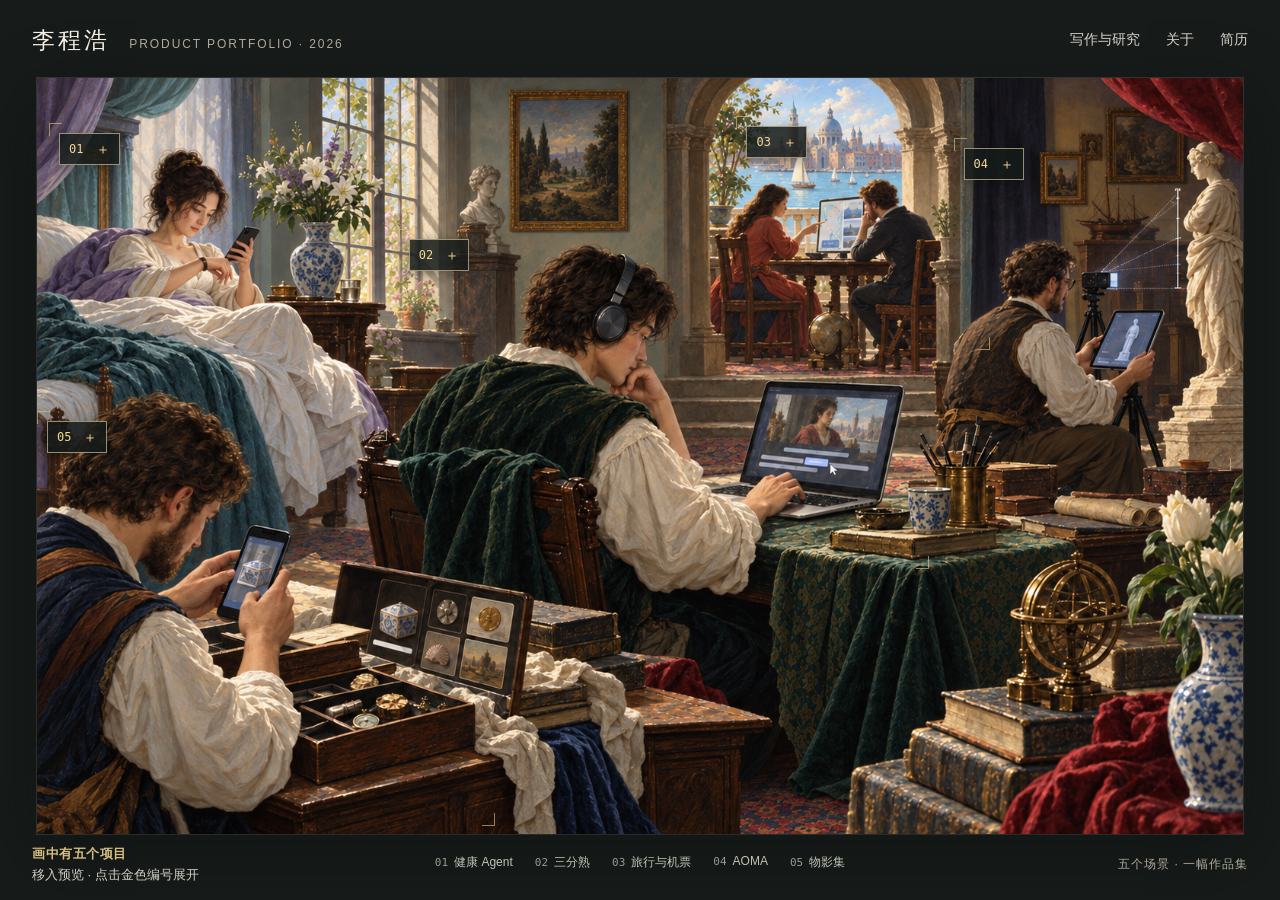
<file: index.html>
<!doctype html>
<html lang="zh-CN">
  <head>
    <meta charset="utf-8" />
    <meta name="viewport" content="width=device-width, initial-scale=1" />
    <meta name="theme-color" content="#100f0d" />
    <meta
      name="description"
      content="李程浩的产品作品集：三分熟字幕、个人健康 Agent、AOMA、物影集与旅行产品研究。"
    />
    <title>李程浩｜产品作品集</title>
    <link
      rel="icon"
      type="image/svg+xml"
      href="data:image/svg+xml,%3Csvg xmlns='http://www.w3.org/2000/svg' viewBox='0 0 64 64'%3E%3Crect width='64' height='64' rx='12' fill='%23100f0d'/%3E%3Cpath d='M16 25V16h9M39 16h9v9M48 39v9h-9M25 48h-9v-9' fill='none' stroke='%23d5bd83' stroke-width='4' stroke-linecap='round'/%3E%3C/svg%3E"
    />
    <link rel="stylesheet" href="gallery.css?v=20260914-discover" />
  </head>
  <body>
    <header class="site-header">
      <div class="brand">
        <strong>李程浩</strong>
        <span>PRODUCT PORTFOLIO · 2026</span>
      </div>
      <nav class="nav" aria-label="主要导航">
        <a href="writing.html">写作与研究</a>
        <button id="aboutButton" type="button">关于</button>
        <a href="assets/li-chenghao-resume.pdf" target="_blank" rel="noreferrer">简历</a>
      </nav>
    </header>

    <main class="desktop-stage" id="desktopStage">
      <section class="painting" id="painting" aria-label="画中的产品世界">
        <img
          src="assets/portfolio-hero.png"
          alt="一幅古典群像画，五组人物分别在使用字幕工具、健康助手、旅行规划、无线相机测量和实体收藏应用。"
        />

        <button class="hotspot" data-project="health" data-note="right" aria-label="查看个人健康 Agent 项目" style="left: 1%; top: 6%; width: 28%; height: 42%" type="button">
          <span class="hotspot-label" aria-hidden="true"><b>01</b><span>＋</span></span>
        </button>
        <button class="hotspot" data-project="sanfen" data-note="below" aria-label="查看三分熟字幕项目" style="left: 30%; top: 20%; width: 44%; height: 45%" type="button">
          <span class="hotspot-label" aria-hidden="true"><b>02</b><span>＋</span></span>
        </button>
        <button class="hotspot" data-project="travel" data-note="left" aria-label="查看旅行与机票项目" style="left: 58%; top: 5%; width: 21%; height: 31%" type="button">
          <span class="hotspot-label" aria-hidden="true"><b>03</b><span>＋</span></span>
        </button>
        <button class="hotspot" data-project="aoma" data-note="left" aria-label="查看 AOMA 测量工具项目" style="left: 76%; top: 8%; width: 23%; height: 44%" type="button">
          <span class="hotspot-label" aria-hidden="true"><b>04</b><span>＋</span></span>
        </button>
        <button class="hotspot" data-project="collection" data-note="right" aria-label="查看物影集项目" style="left: 0%; top: 44%; width: 38%; height: 55%" type="button">
          <span class="hotspot-label" aria-hidden="true"><b>05</b><span>＋</span></span>
        </button>
      </section>
      <footer class="gallery-footer">
        <div class="stage-intro"><span>画中有五个项目</span><p class="stage-note" id="stageNote">移入预览 · 点击金色编号展开</p></div>
        <nav class="scene-index" id="sceneIndex" aria-label="画中项目"></nav>
        <span class="gallery-count">五个场景 · 一幅作品集</span>
      </footer>
    </main>

    <main class="mobile-gallery">
      <p class="mobile-intro">从生活里的一个问题，到可使用的产品。轻触画中场景，了解它的故事。</p>
      <button class="mobile-card" data-project="health" type="button"><span><small>01 · AGENT</small>个人健康 Agent</span></button>
      <button class="mobile-card" data-project="sanfen" type="button"><span><small>02 · CONSUMER PRODUCT</small>三分熟字幕</span></button>
      <button class="mobile-card" data-project="travel" type="button"><span><small>03 · RESEARCH & SERVICE</small>旅行与机票</span></button>
      <button class="mobile-card" data-project="aoma" type="button"><span><small>04 · B2B DELIVERY</small>AOMA 测量工具</span></button>
      <button class="mobile-card" data-project="collection" type="button"><span><small>05 · IOS PRODUCT</small>物影集</span></button>
    </main>

    <aside class="project-panel" id="projectPanel" role="dialog" aria-modal="true" aria-labelledby="panelTitle" aria-hidden="true" inert>
      <div class="project-visual" id="projectVisual" data-folio="01">
        <p class="visual-folio"><span>画中局部</span><b id="visualIndex"></b></p>
        <div class="crop-mount" id="cropMount"><div class="project-crop" id="projectCrop" role="img"></div></div>
        <p class="visual-caption"><span id="visualType"></span><span id="visualSummary"></span></p>
      </div>
      <div class="project-copy">
        <button class="close-button" id="closeButton" type="button"><span aria-hidden="true">←</span> 返回全景 <kbd>Esc</kbd></button>
        <p class="panel-kicker" id="panelKicker"></p>
        <h2 id="panelTitle"></h2>
        <p class="panel-meta" id="panelMeta"></p>
        <div class="travel-entries" id="travelEntries" role="tablist" aria-label="选择旅行场景中的经历" hidden>
          <button type="button" id="researchTab" role="tab" aria-selected="true" aria-controls="panelMain" data-travel="research"><small>01 · TEAM RESEARCH</small><span>团队研究 <b aria-hidden="true">→</b></span></button>
          <button type="button" id="internshipTab" role="tab" aria-selected="false" aria-controls="panelMain" data-travel="internship" tabindex="-1"><small>02 · INTERNSHIP</small><span>实习经历 <b aria-hidden="true">→</b></span></button>
        </div>
        <div class="panel-main" id="panelMain">
          <dl class="panel-facts">
            <div><dt>我的角色</dt><dd id="panelRole"></dd></div>
            <div><dt>项目状态</dt><dd id="panelStatus"></dd></div>
          </dl>
          <div class="panel-rule"></div>
          <p class="panel-description" id="panelDescription" aria-live="polite"></p>
          <a class="project-story-link" id="projectStoryLink" href="sanfen.html" hidden>查看详情 <span aria-hidden="true">→</span></a>
          <div class="panel-proof">
            <small>关键结果</small>
            <strong id="panelProof"></strong>
          </div>
        </div>
        <nav class="detail-nav" aria-label="切换场景"><button id="prevScene" type="button" aria-label="上一个场景">←</button><span id="detailCount"></span><button id="nextScene" type="button" aria-label="下一个场景">→</button></nav>
      </div>
    </aside>

    <script src="vendor/gsap.min.js"></script>
    <script>
      const projects = {
        health: {
          order: "01 · AGENT",
          title: "具身操作",
          hoverTitle: "个人健康 Agent",
          hoverType: "Agent · iOS",
          hoverSummary: "把身体状态与当天安排放在一起判断。",
          meta: "个人健康管理 Agent · 独立设计与开发",
          role: "产品设计 / Agent 架构 / iOS 开发",
          status: "真机验收",
          description: "把 HealthKit 数据、用户感受和当天安排放在一起判断。首页不是指标仪表盘，而是一段能决定回复、调用工具、等待确认或保持沉默的日常对话。",
          proof: "277 个测试 · 39 个套件 · iPhone 15 Pro 真机验收"
        },
        sanfen: {
          order: "02 · CONSUMER PRODUCT",
          title: "三分熟字幕",
          hoverType: "Consumer product",
          hoverSummary: "让字幕晚一点出现，让耳朵先工作。",
          meta: "语言学习浏览器扩展 · 独立开发者 · 2024—至今",
          role: "产品 / 设计 / 开发 / 运营",
          status: "持续运营",
          description: "从“开字幕会依赖、关字幕又无法验证”的矛盾出发，把字幕默认模糊，并允许用户 Hover 即时解蔽。产品嵌入原有视频消费习惯，而不是另造一个学习场景。",
          proof: "周活跃用户 900+ · 累计安装 3,500+ · 商店评分 4.8/5"
        },
        travel: {
          order: "03 · RESEARCH & SERVICE",
          title: "旅行与机票",
          hoverType: "Research & service",
          hoverSummary: "两段独立经历：AI 旅行研究与通航实习。",
          meta: "团队研究（2026）· 通航产品实习（2023）",
          role: "研究协同 / 产品原型 / 订单履约",
          status: "两个独立入口",
          description: "画中的旅行场景连接了两段不同经历：一段是围绕 AI 旅行平台展开的团队研究；另一段是在通航企业进行产品与机票业务实习。请选择上方入口，分别阅读。",
          proof: "团队研究：5 人、3 版原型 · 实习：首周 10 笔已出票订单"
        },
        aoma: {
          order: "04 · B2B DELIVERY",
          title: "AOMA",
          hoverType: "B2B delivery",
          hoverSummary: "从相机接入，到一张带尺寸的结果图。",
          meta: "Android 无线相机辅助测量工具 · 2025.03—2025.05",
          role: "需求沟通 / 交互设计 / 开发 / 联调",
          status: "已完成交付",
          description: "将客户提出的冻结画面、参照卡尺标定与保存结果的方法，细化为完整操作流程，独立完成 Android 开发、真实相机联调与试用反馈后的版本修改。",
          proof: "通用 RTSP 接入 · 多目标测量 · APK、演示与完整源码交付"
        },
        collection: {
          order: "05 · IOS PRODUCT",
          title: "物影集",
          hoverType: "iOS product",
          hoverSummary: "为实体收藏建立可回看的数字档案。",
          meta: "实体收藏数字化工具 · iOS",
          role: "产品设计 / iOS 开发",
          status: "TestFlight 已分发",
          description: "把现实物件变成可归类、可回看的物影卡，并探索一套收藏如何慢慢长出来。产品已通过 TestFlight 分发给 2 人，使用体验和产品闭环仍在打磨。",
          proof: "TestFlight 分发 2 人 · Vision 主体分离 · iOS 原型"
        },
        about: {
          order: "ABOUT",
          title: "李程浩",
          hoverType: "Product manager",
          hoverSummary: "从真实摩擦出发，把模糊需求做成产品。",
          meta: "AI 产品 · 独立开发 · 用户研究",
          role: "产品经理 / 独立开发者",
          status: "开放合作",
          description: "我从真实生活里的摩擦出发，把模糊需求做成可使用、可验证、可迭代的产品。既做用户研究和产品判断，也能独立完成原型、开发、数据分析与交付。",
          proof: "2 款 C 端工具 · 1 项客户定制产品 · Agent 设计开发经验"
        }
      };

    </script>
    <script src="gallery.js?v=20260914-discover"></script>
  </body>
</html>
</file>
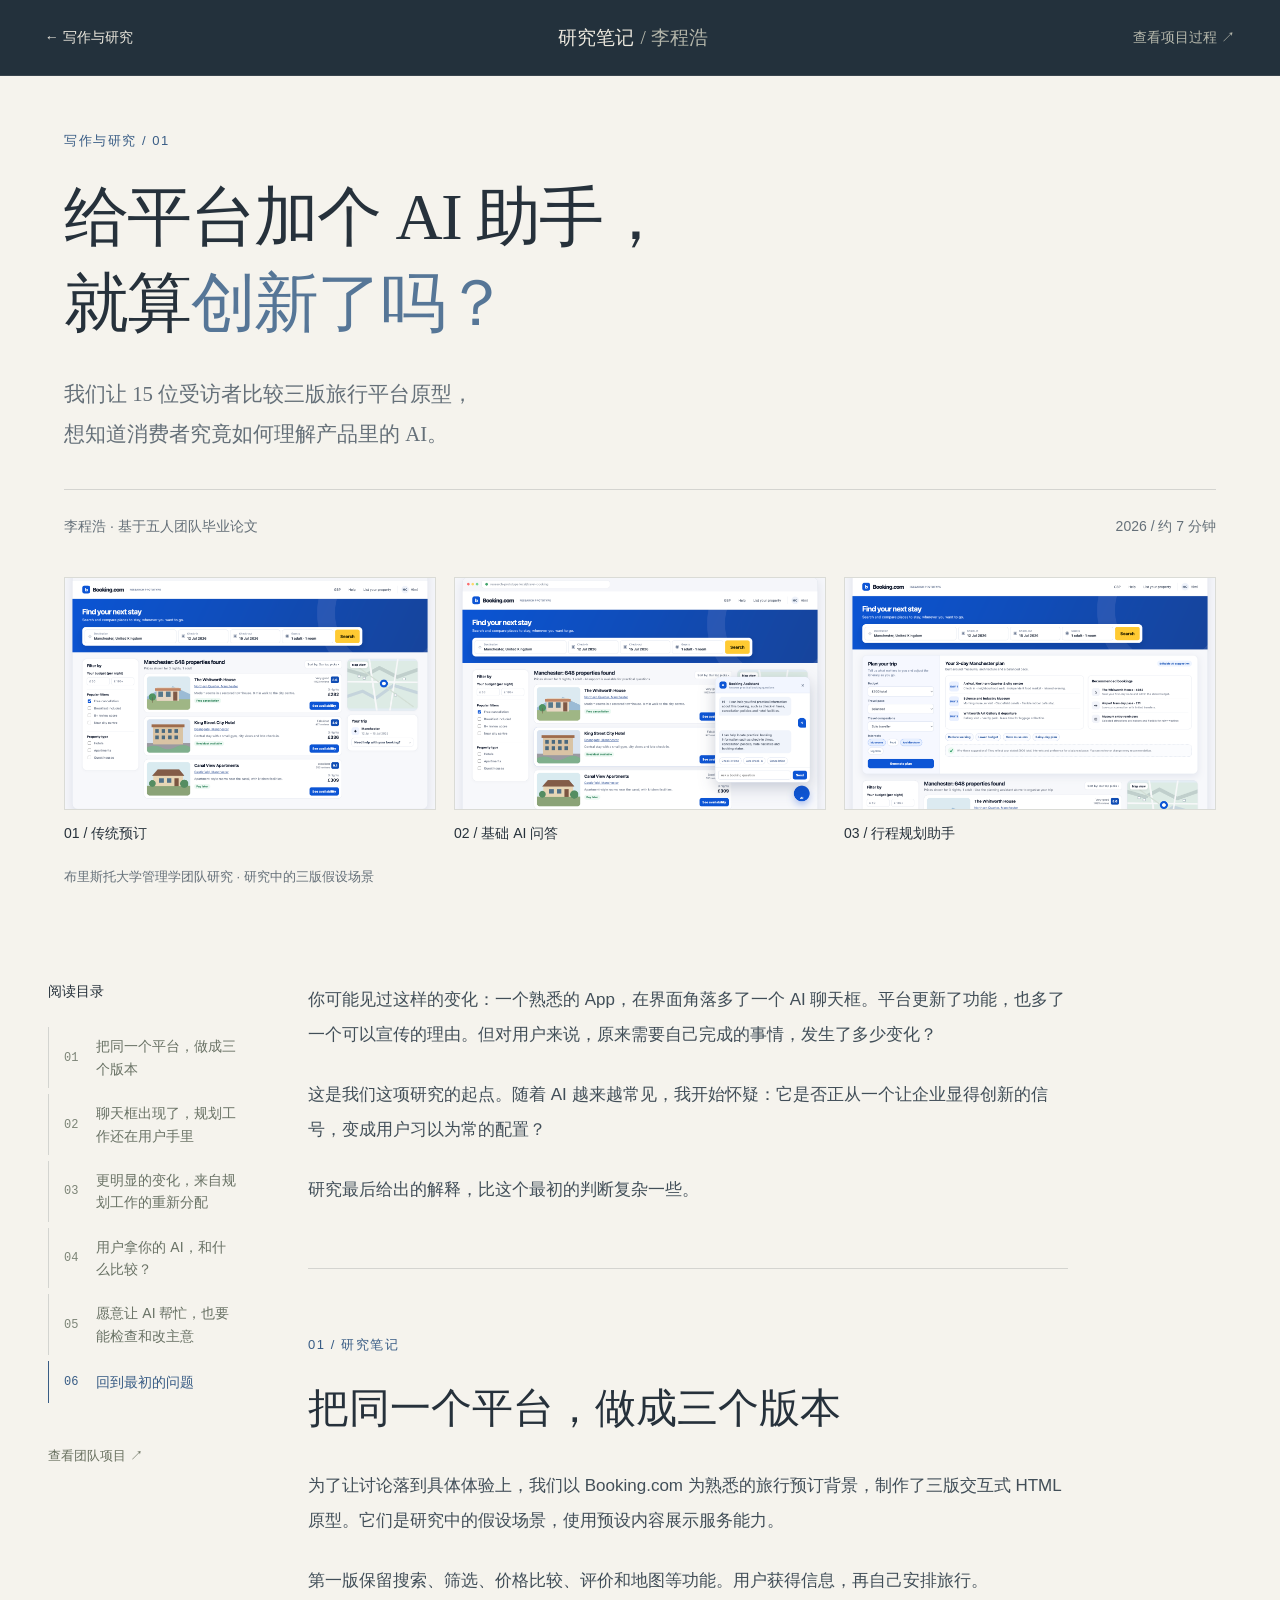
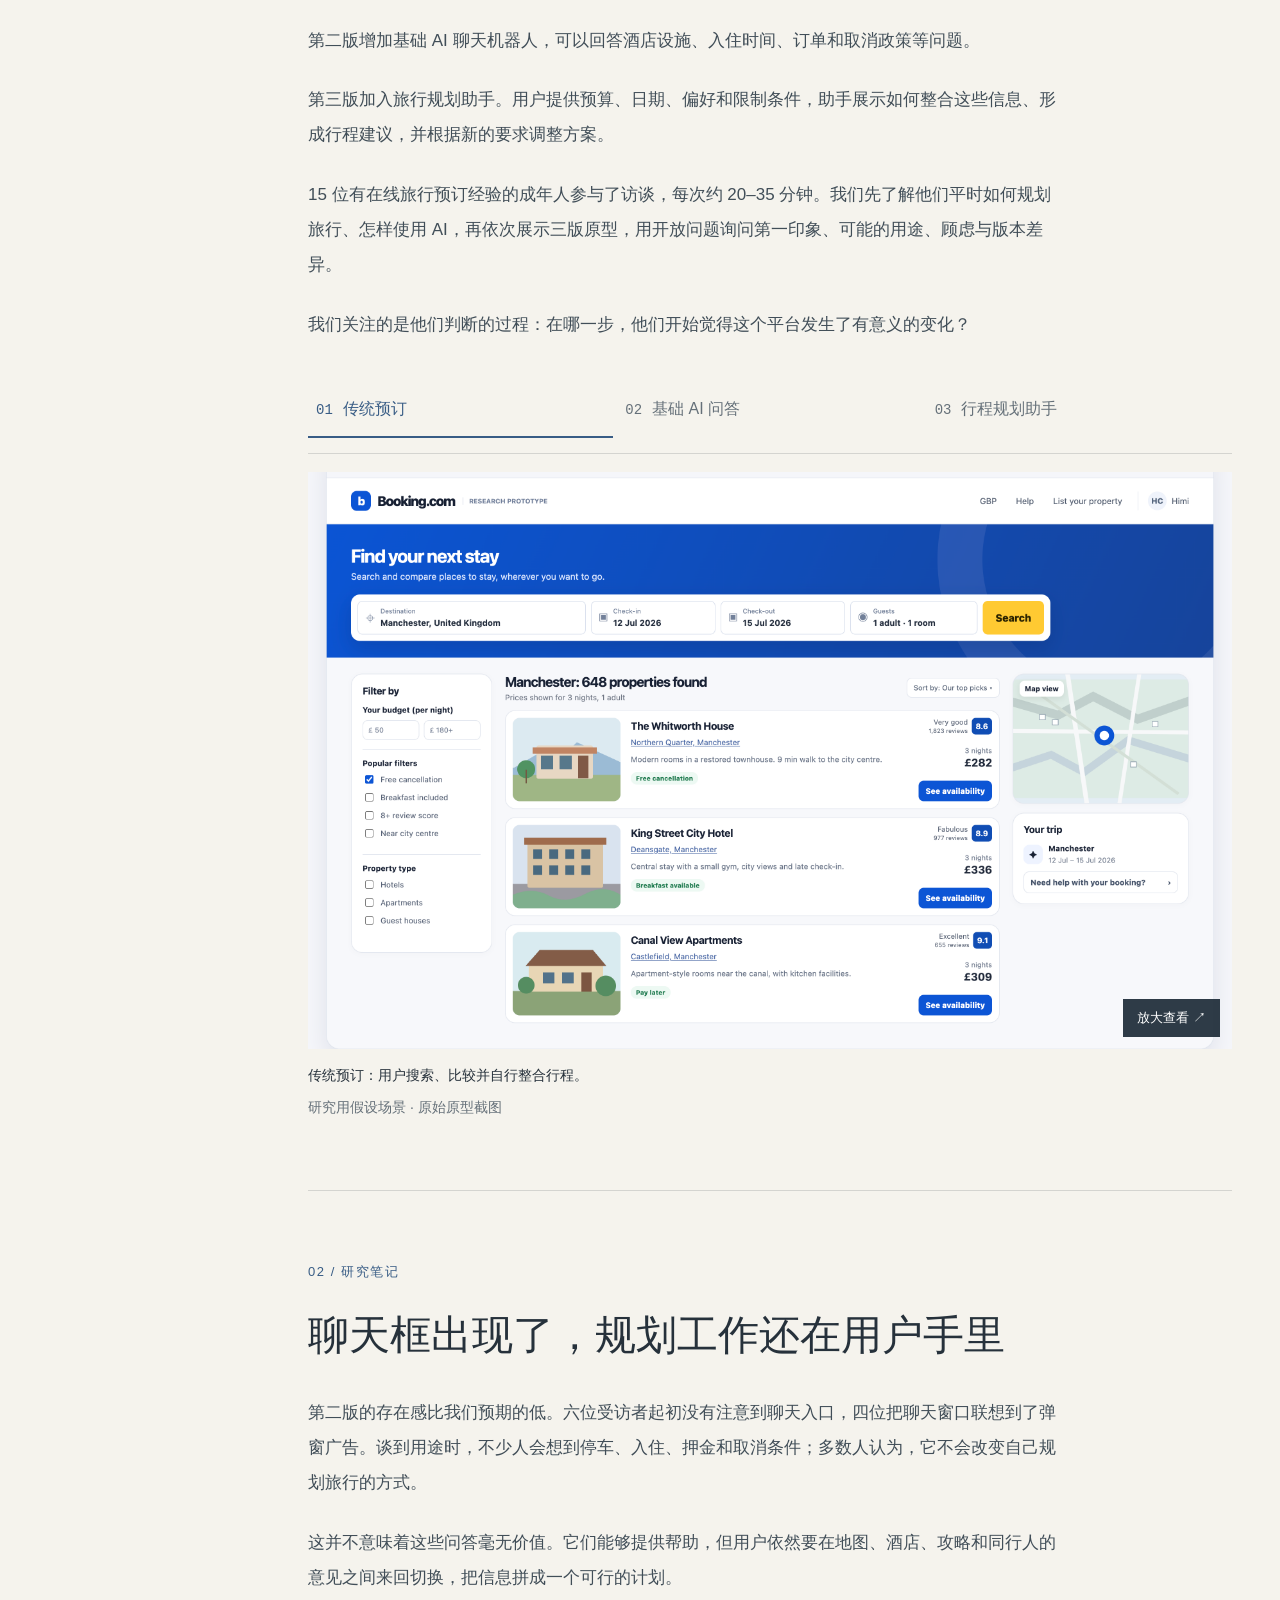
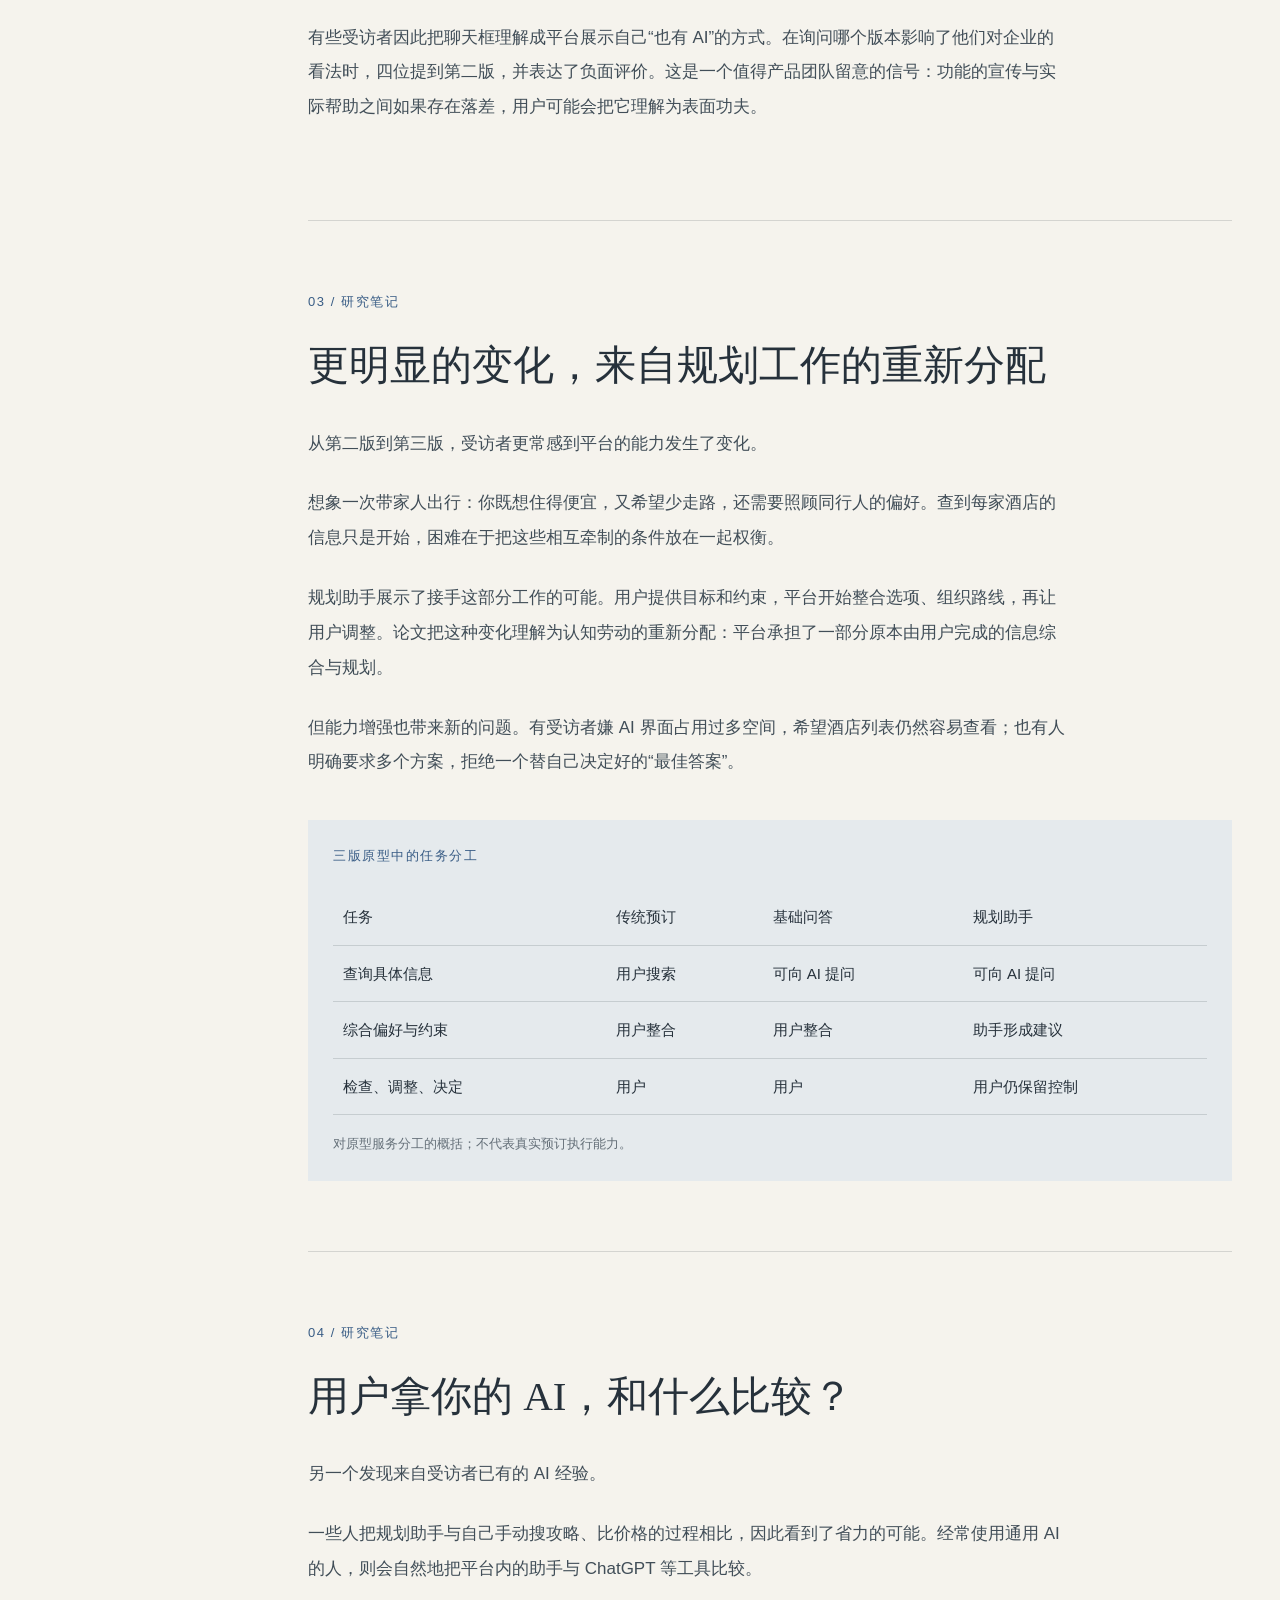
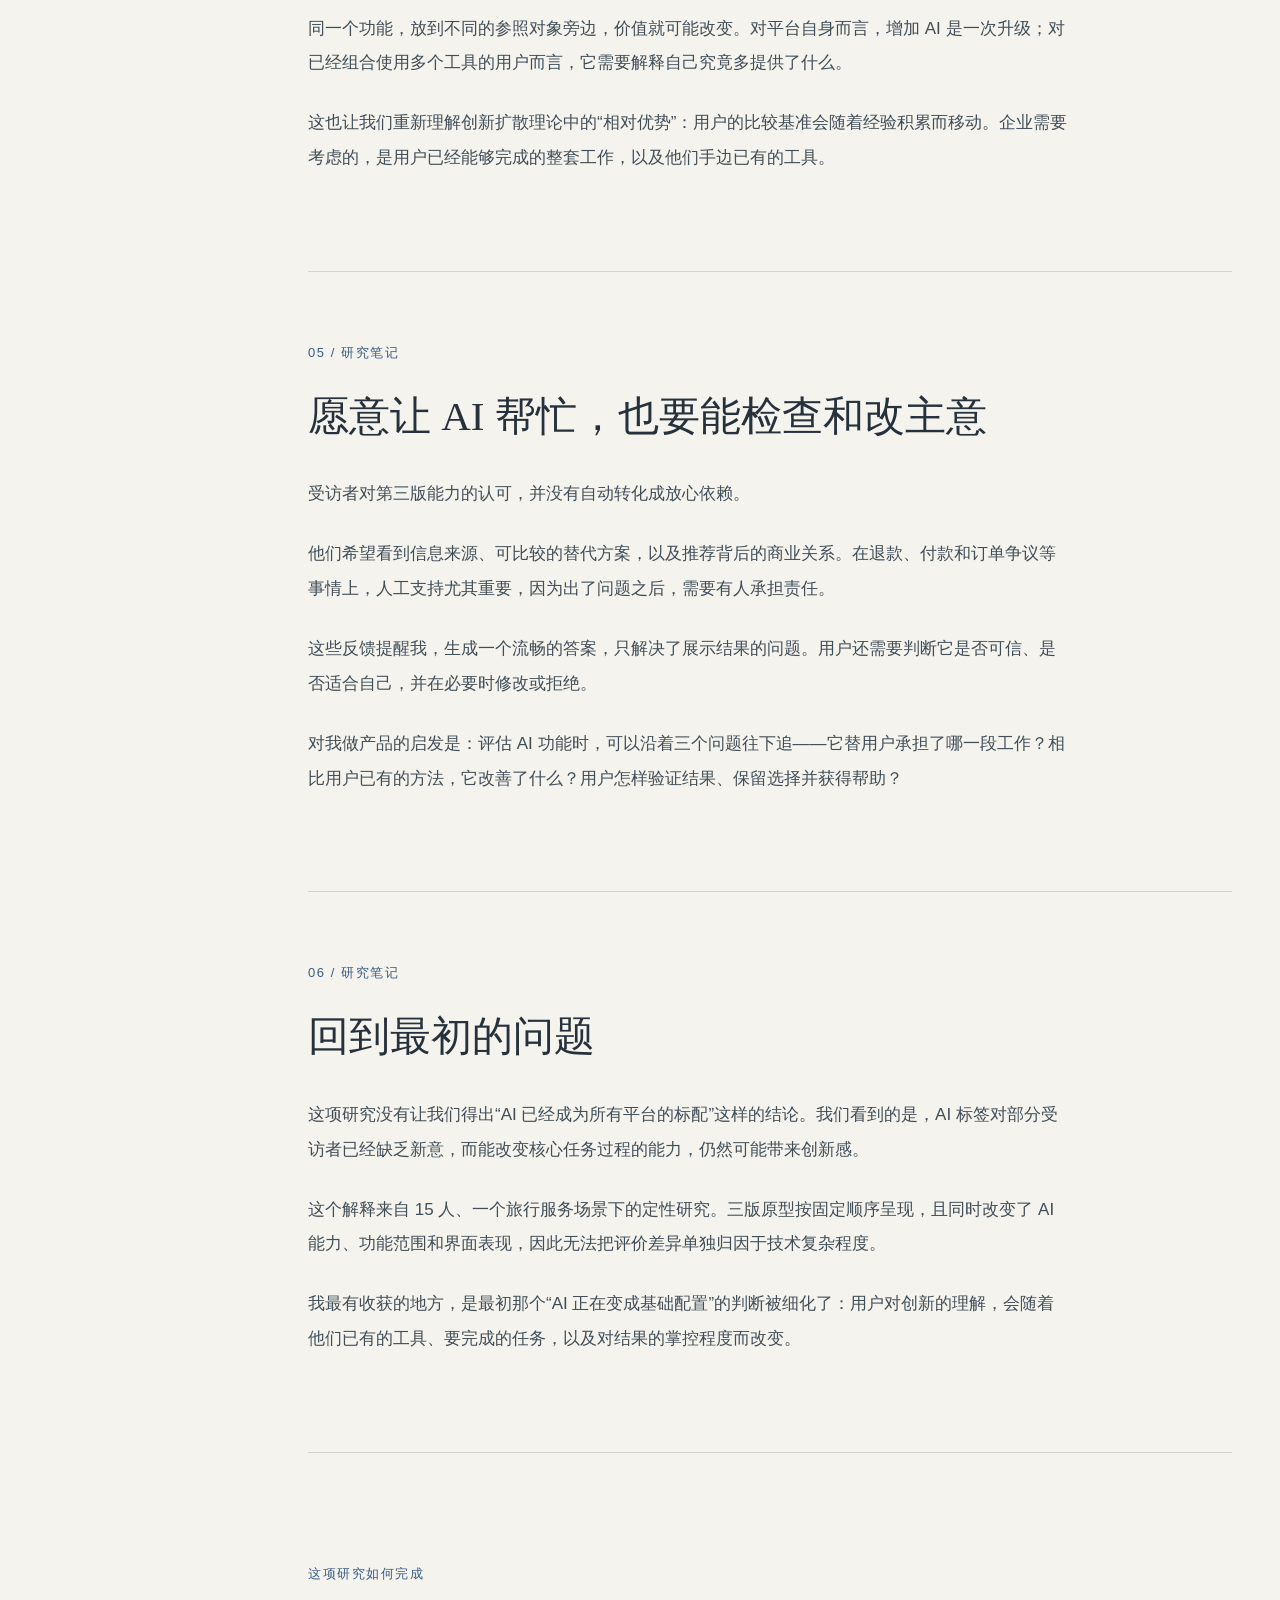
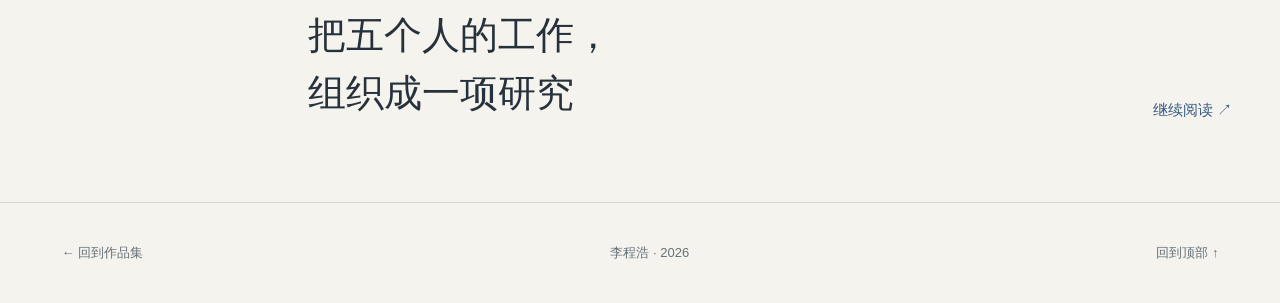
<file: ai-innovation.html>
<!doctype html><html lang="zh-CN"><head><meta charset="utf-8"><meta name="viewport" content="width=device-width, initial-scale=1"><meta name="description" content="给平台加个 AI 助手，就算创新了吗？ · 李程浩的研究与产品作品集"><title>给平台加个 AI 助手，就算创新了吗？｜李程浩</title><link rel="stylesheet" href="sanfen.css"><link rel="stylesheet" href="research.css"><script defer src="research.js"></script></head><body class="research-page article-page"><a class="skip-link" href="#story">跳到正文</a><header class="case-header"><a class="back-link" href="writing.html">← 写作与研究</a><a class="case-wordmark" href="#top">研究笔记 <span>/ 李程浩</span></a><a class="header-author" href="research.html">查看项目过程 ↗</a><div class="reading-line" aria-hidden="true"><span id="readingProgress"></span></div></header><main><section class="research-hero article-hero" id="top"><p class="eyebrow">写作与研究 / 01</p><h1>给平台加个 AI 助手，<br>就算<span>创新了吗？</span></h1><p class="article-deck">我们让 15 位受访者比较三版旅行平台原型，<br>想知道消费者究竟如何理解产品里的 AI。</p><div class="article-byline"><span>李程浩 · 基于五人团队毕业论文</span><span>2026 / 约 7 分钟</span></div><div class="article-image-row"><figure><img src="assets/research/image.png" width="2880" height="1800" alt="传统预订研究原型"><figcaption>01 / 传统预订</figcaption></figure><figure><img src="assets/research/image2.png" width="2880" height="1800" alt="基础 AI 问答研究原型"><figcaption>02 / 基础 AI 问答</figcaption></figure><figure><img src="assets/research/image3.png" width="2880" height="1800" alt="行程规划助手研究原型"><figcaption>03 / 行程规划助手</figcaption></figure></div><p class="source-note">布里斯托大学管理学团队研究 · 研究中的三版假设场景</p></section><div class="story-layout" id="story"><aside class="story-rail"><p class="rail-label">阅读目录</p><nav><a href="#chapter-1"><span>01</span>把同一个平台，做成三个版本</a><a href="#chapter-2"><span>02</span>聊天框出现了，规划工作还在用户手里</a><a href="#chapter-3"><span>03</span>更明显的变化，来自规划工作的重新分配</a><a href="#chapter-4"><span>04</span>用户拿你的 AI，和什么比较？</a><a href="#chapter-5"><span>05</span>愿意让 AI 帮忙，也要能检查和改主意</a><a href="#chapter-6"><span>06</span>回到最初的问题</a></nav><a class="rail-return" href="research.html">查看团队项目 ↗</a></aside><article class="story-body"><div class="prose article-opening"><p>你可能见过这样的变化：一个熟悉的 App，在界面角落多了一个 AI 聊天框。平台更新了功能，也多了一个可以宣传的理由。但对用户来说，原来需要自己完成的事情，发生了多少变化？</p><p>这是我们这项研究的起点。随着 AI 越来越常见，我开始怀疑：它是否正从一个让企业显得创新的信号，变成用户习以为常的配置？</p><p>研究最后给出的解释，比这个最初的判断复杂一些。</p></div><section class="chapter" id="chapter-1"><p class="eyebrow">01 / 研究笔记</p><h2>把同一个平台，做成三个版本</h2><div class="prose"><p>为了让讨论落到具体体验上，我们以 Booking.com 为熟悉的旅行预订背景，制作了三版交互式 HTML 原型。它们是研究中的假设场景，使用预设内容展示服务能力。</p><p>第一版保留搜索、筛选、价格比较、评价和地图等功能。用户获得信息，再自己安排旅行。</p><p>第二版增加基础 AI 聊天机器人，可以回答酒店设施、入住时间、订单和取消政策等问题。</p><p>第三版加入旅行规划助手。用户提供预算、日期、偏好和限制条件，助手展示如何整合这些信息、形成行程建议，并根据新的要求调整方案。</p><p>15 位有在线旅行预订经验的成年人参与了访谈，每次约 20–35 分钟。我们先了解他们平时如何规划旅行、怎样使用 AI，再依次展示三版原型，用开放问题询问第一印象、可能的用途、顾虑与版本差异。</p><p>我们关注的是他们判断的过程：在哪一步，他们开始觉得这个平台发生了有意义的变化？</p></div><figure class="prototype-viewer"><div class="prototype-tabs" aria-label="选择研究原型"><button type="button" data-prototype="0" aria-pressed="true"><small>01</small>传统预订</button><button type="button" data-prototype="1" aria-pressed="false"><small>02</small>基础 AI 问答</button><button type="button" data-prototype="2" aria-pressed="false"><small>03</small>行程规划助手</button></div><button type="button" class="image-open" aria-label="放大查看研究原型"><img src="assets/research/image.png" width="2880" height="1800" alt="传统预订研究原型截图"><span>放大查看 ↗</span></button><figcaption><b class="prototype-caption">传统预订：用户搜索、比较并自行整合行程。</b><span>研究用假设场景 · 原始原型截图</span></figcaption></figure></section><section class="chapter" id="chapter-2"><p class="eyebrow">02 / 研究笔记</p><h2>聊天框出现了，规划工作还在用户手里</h2><div class="prose"><p>第二版的存在感比我们预期的低。六位受访者起初没有注意到聊天入口，四位把聊天窗口联想到了弹窗广告。谈到用途时，不少人会想到停车、入住、押金和取消条件；多数人认为，它不会改变自己规划旅行的方式。</p><p>这并不意味着这些问答毫无价值。它们能够提供帮助，但用户依然要在地图、酒店、攻略和同行人的意见之间来回切换，把信息拼成一个可行的计划。</p><p>有些受访者因此把聊天框理解成平台展示自己“也有 AI”的方式。在询问哪个版本影响了他们对企业的看法时，四位提到第二版，并表达了负面评价。这是一个值得产品团队留意的信号：功能的宣传与实际帮助之间如果存在落差，用户可能会把它理解为表面功夫。</p></div></section><section class="chapter" id="chapter-3"><p class="eyebrow">03 / 研究笔记</p><h2>更明显的变化，来自规划工作的重新分配</h2><div class="prose"><p>从第二版到第三版，受访者更常感到平台的能力发生了变化。</p><p>想象一次带家人出行：你既想住得便宜，又希望少走路，还需要照顾同行人的偏好。查到每家酒店的信息只是开始，困难在于把这些相互牵制的条件放在一起权衡。</p><p>规划助手展示了接手这部分工作的可能。用户提供目标和约束，平台开始整合选项、组织路线，再让用户调整。论文把这种变化理解为认知劳动的重新分配：平台承担了一部分原本由用户完成的信息综合与规划。</p><p>但能力增强也带来新的问题。有受访者嫌 AI 界面占用过多空间，希望酒店列表仍然容易查看；也有人明确要求多个方案，拒绝一个替自己决定好的“最佳答案”。</p></div><div class="task-comparison"><p class="eyebrow">三版原型中的任务分工</p><table><thead><tr><th scope="col">任务</th><th scope="col">传统预订</th><th scope="col">基础问答</th><th scope="col">规划助手</th></tr></thead><tbody><tr><th scope="row">查询具体信息</th><td>用户搜索</td><td>可向 AI 提问</td><td>可向 AI 提问</td></tr><tr><th scope="row">综合偏好与约束</th><td>用户整合</td><td>用户整合</td><td>助手形成建议</td></tr><tr><th scope="row">检查、调整、决定</th><td>用户</td><td>用户</td><td>用户仍保留控制</td></tr></tbody></table><p>对原型服务分工的概括；不代表真实预订执行能力。</p></div></section><section class="chapter" id="chapter-4"><p class="eyebrow">04 / 研究笔记</p><h2>用户拿你的 AI，和什么比较？</h2><div class="prose"><p>另一个发现来自受访者已有的 AI 经验。</p><p>一些人把规划助手与自己手动搜攻略、比价格的过程相比，因此看到了省力的可能。经常使用通用 AI 的人，则会自然地把平台内的助手与 ChatGPT 等工具比较。</p><p>同一个功能，放到不同的参照对象旁边，价值就可能改变。对平台自身而言，增加 AI 是一次升级；对已经组合使用多个工具的用户而言，它需要解释自己究竟多提供了什么。</p><p>这也让我们重新理解创新扩散理论中的“相对优势”：用户的比较基准会随着经验积累而移动。企业需要考虑的，是用户已经能够完成的整套工作，以及他们手边已有的工具。</p></div></section><section class="chapter" id="chapter-5"><p class="eyebrow">05 / 研究笔记</p><h2>愿意让 AI 帮忙，也要能检查和改主意</h2><div class="prose"><p>受访者对第三版能力的认可，并没有自动转化成放心依赖。</p><p>他们希望看到信息来源、可比较的替代方案，以及推荐背后的商业关系。在退款、付款和订单争议等事情上，人工支持尤其重要，因为出了问题之后，需要有人承担责任。</p><p>这些反馈提醒我，生成一个流畅的答案，只解决了展示结果的问题。用户还需要判断它是否可信、是否适合自己，并在必要时修改或拒绝。</p><p>对我做产品的启发是：评估 AI 功能时，可以沿着三个问题往下追——它替用户承担了哪一段工作？相比用户已有的方法，它改善了什么？用户怎样验证结果、保留选择并获得帮助？</p></div></section><section class="chapter" id="chapter-6"><p class="eyebrow">06 / 研究笔记</p><h2>回到最初的问题</h2><div class="prose"><p>这项研究没有让我们得出“AI 已经成为所有平台的标配”这样的结论。我们看到的是，AI 标签对部分受访者已经缺乏新意，而能改变核心任务过程的能力，仍然可能带来创新感。</p><p>这个解释来自 15 人、一个旅行服务场景下的定性研究。三版原型按固定顺序呈现，且同时改变了 AI 能力、功能范围和界面表现，因此无法把评价差异单独归因于技术复杂程度。</p><p>我最有收获的地方，是最初那个“AI 正在变成基础配置”的判断被细化了：用户对创新的理解，会随着他们已有的工具、要完成的任务，以及对结果的掌控程度而改变。</p></div></section><div class="read-next"><p class="eyebrow">这项研究如何完成</p><a href="research.html"><h2>把五个人的工作，<br>组织成一项研究</h2><span>继续阅读 ↗</span></a></div></article></div></main><footer class="case-footer"><a href="index.html">← 回到作品集</a><span>李程浩 · 2026</span><a href="#top">回到顶部 ↑</a></footer><dialog id="imageDialog" aria-label="研究原型大图"><form method="dialog"><button autofocus aria-label="关闭大图">关闭 ×</button></form><img alt="研究原型大图"><p>研究用假设场景 · 原始原型截图</p></dialog></body></html>
</file>
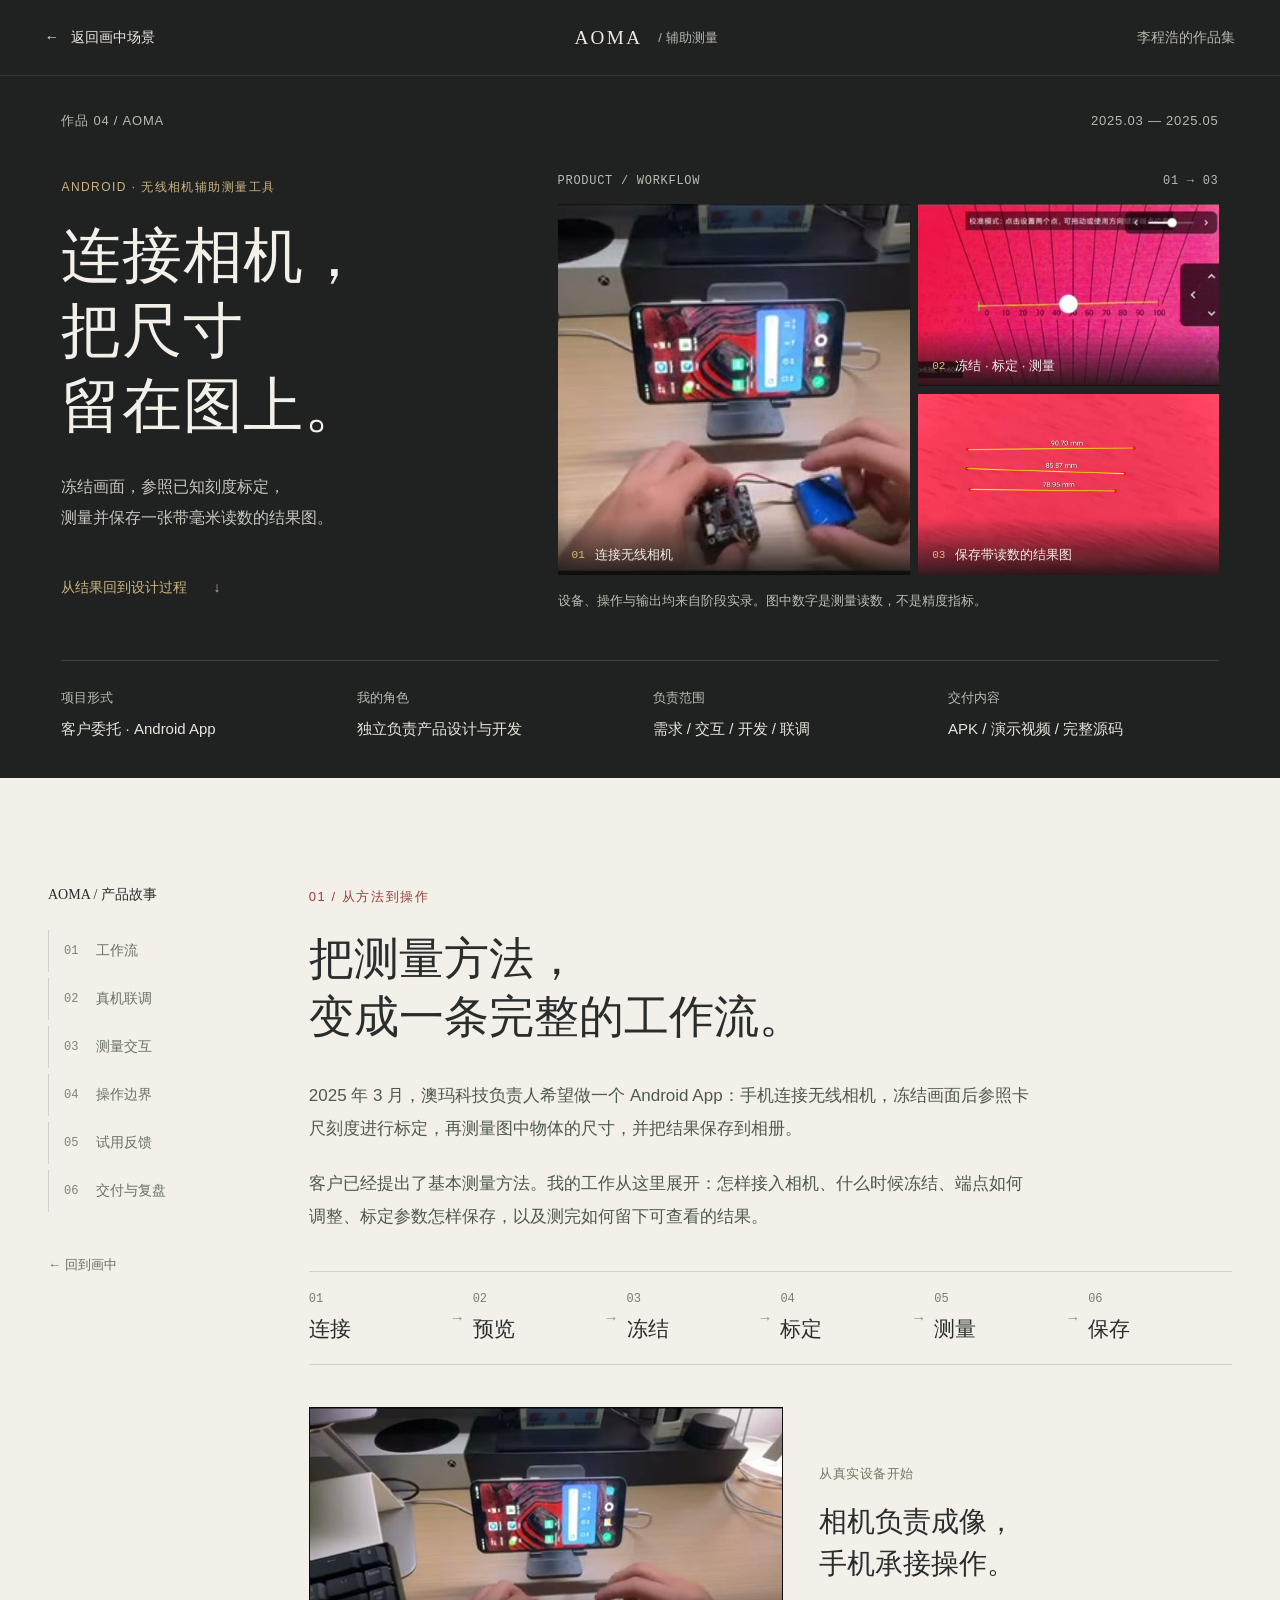
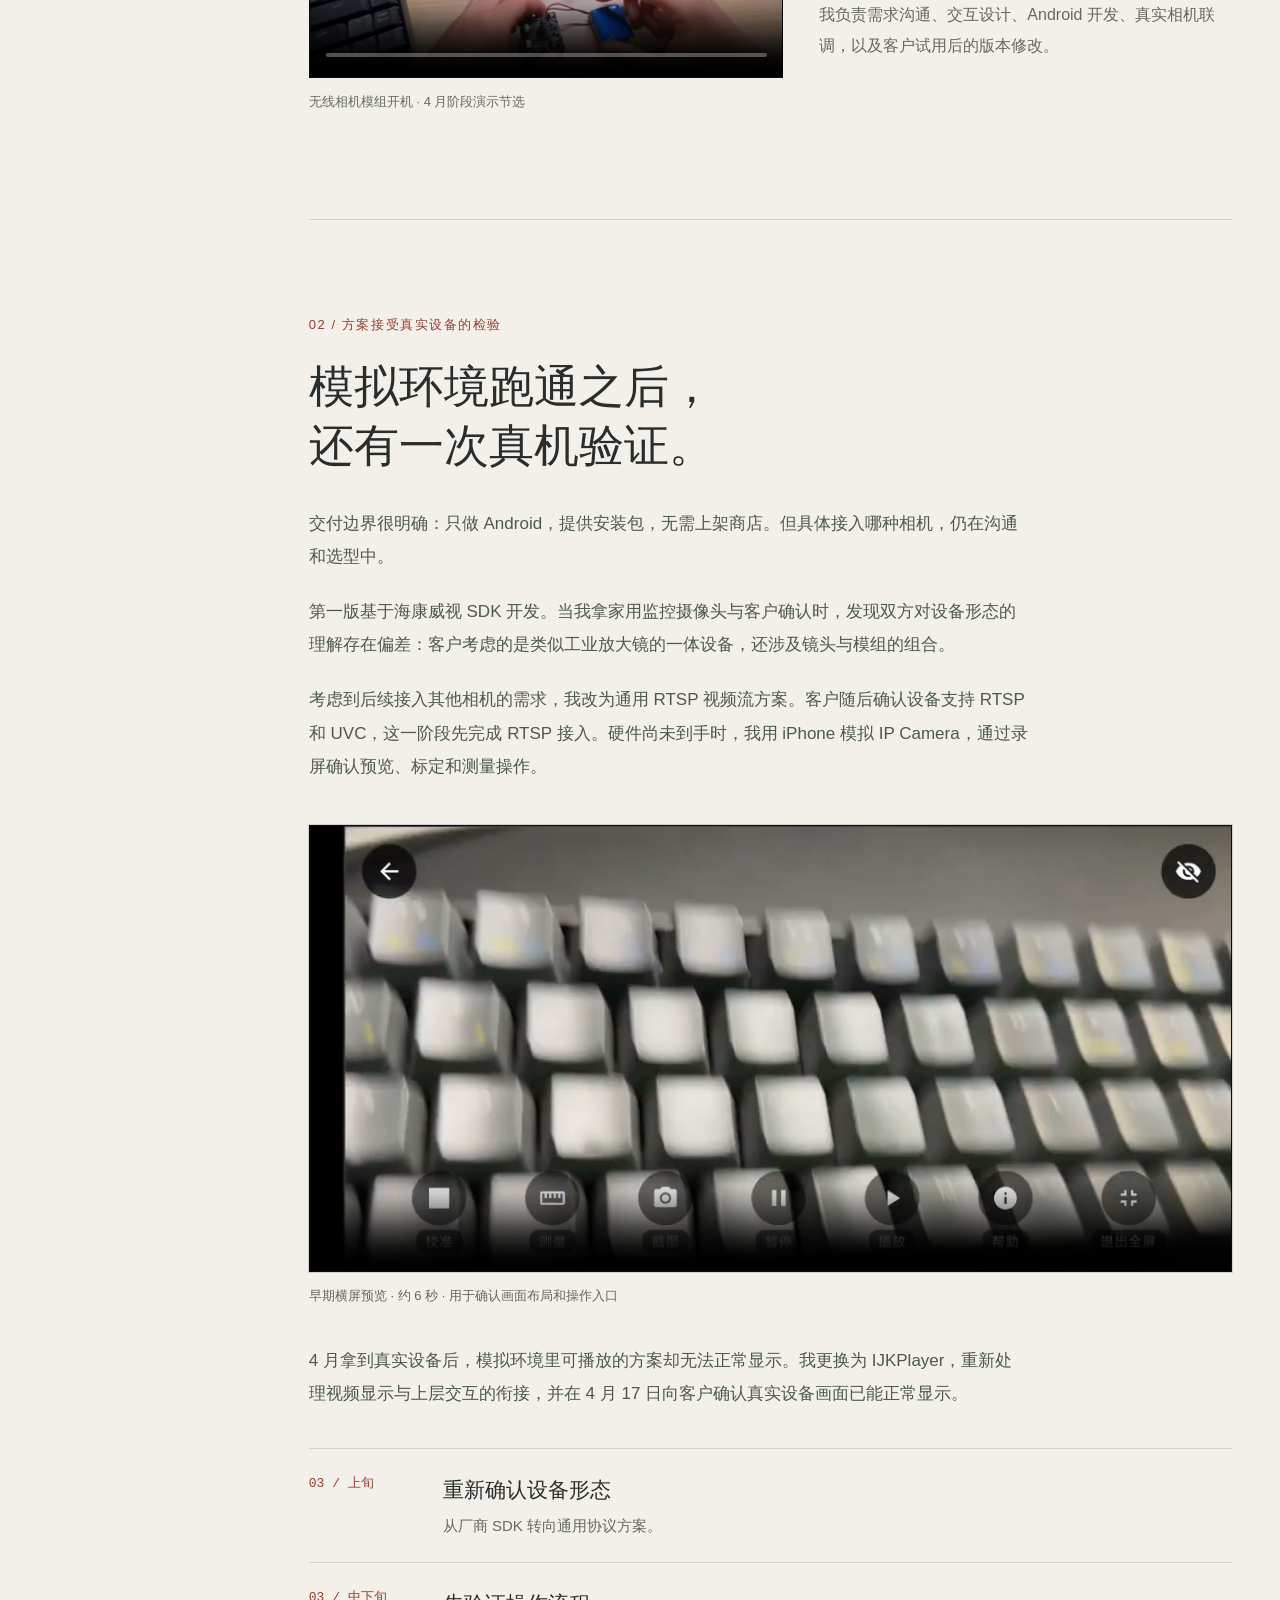
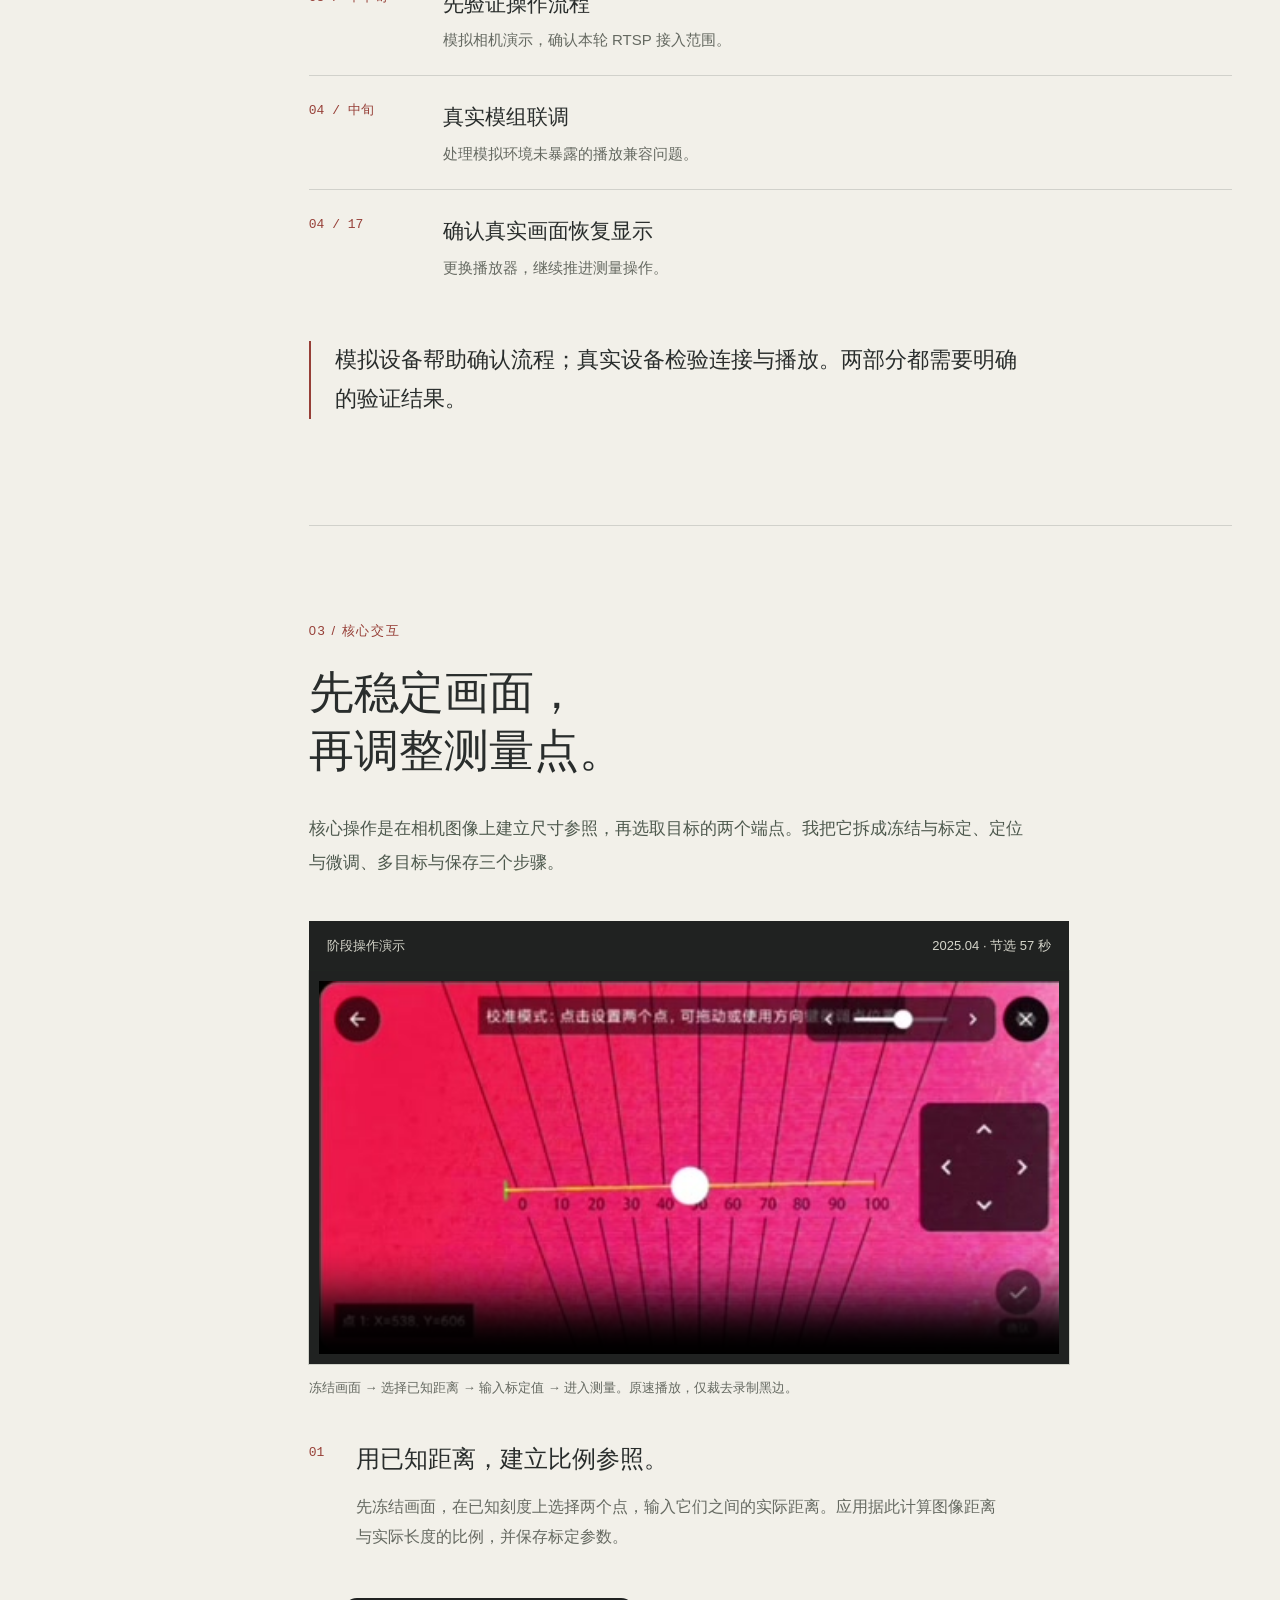
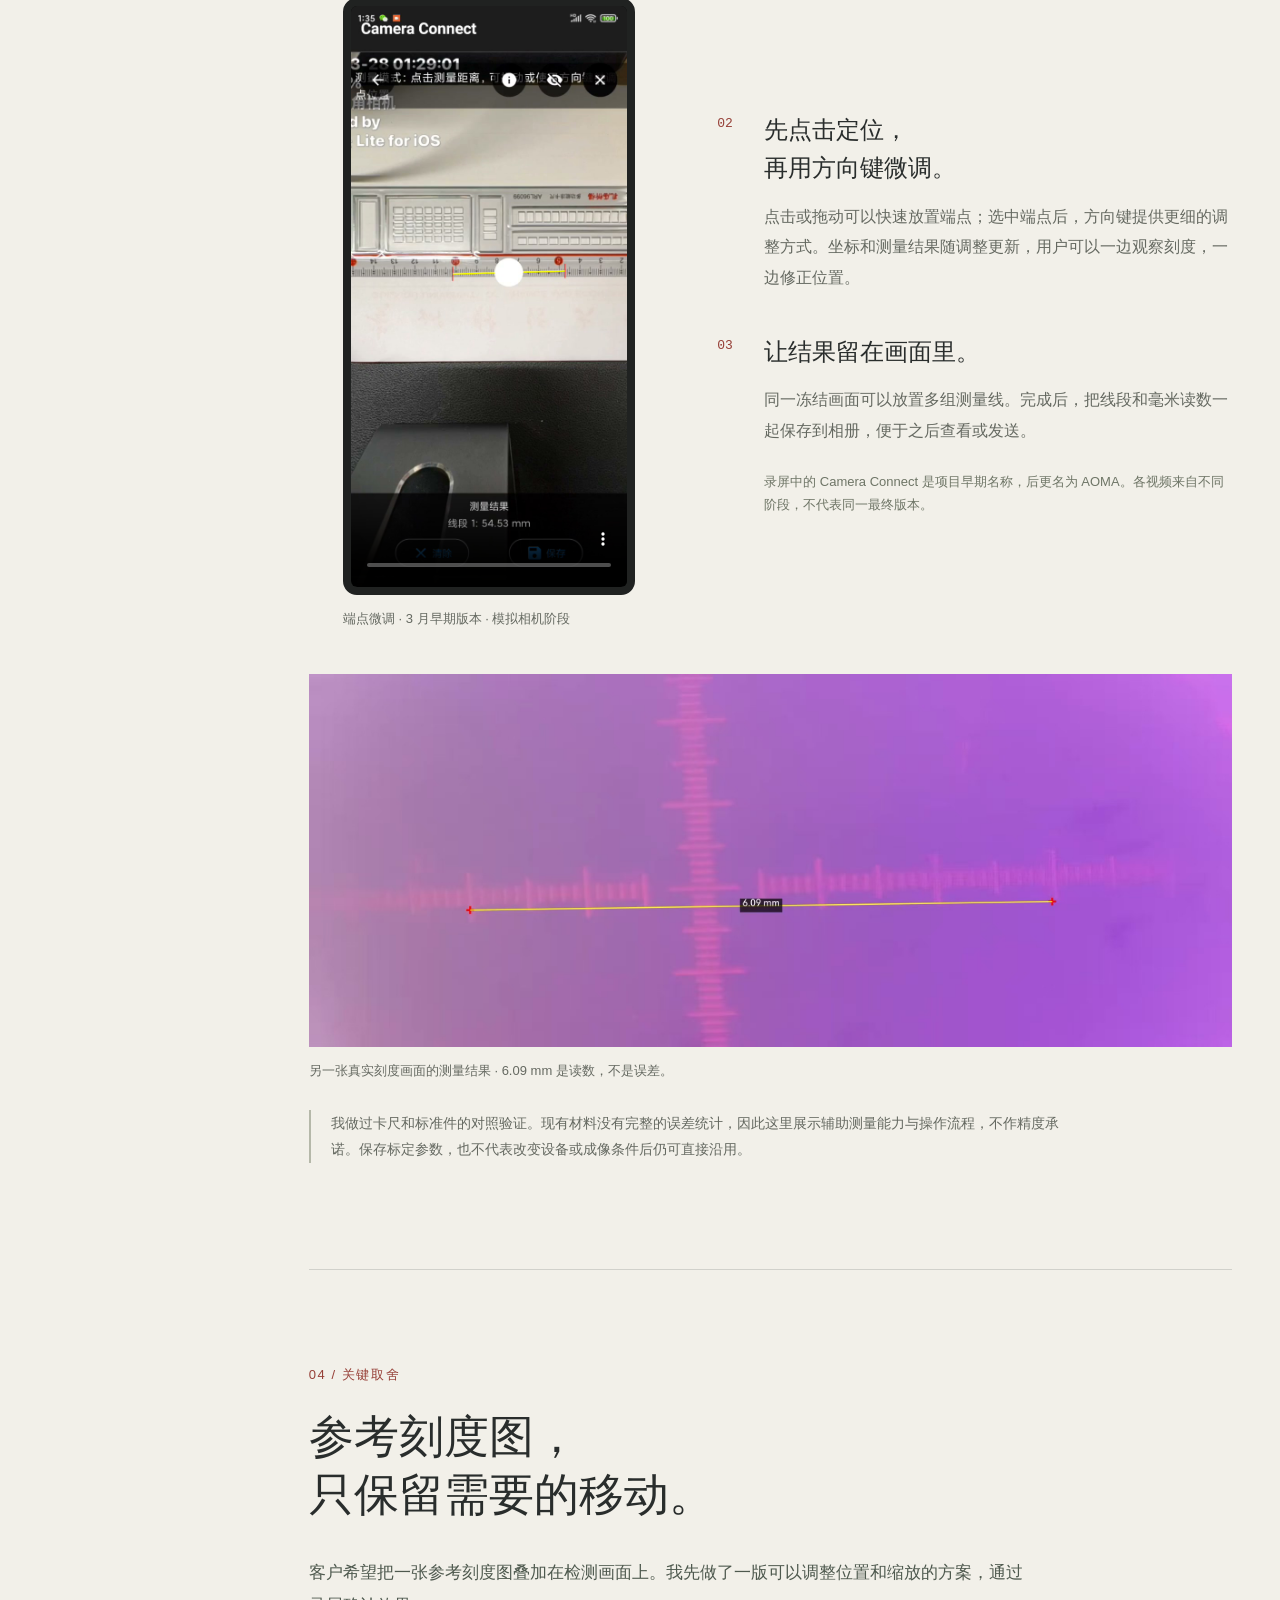
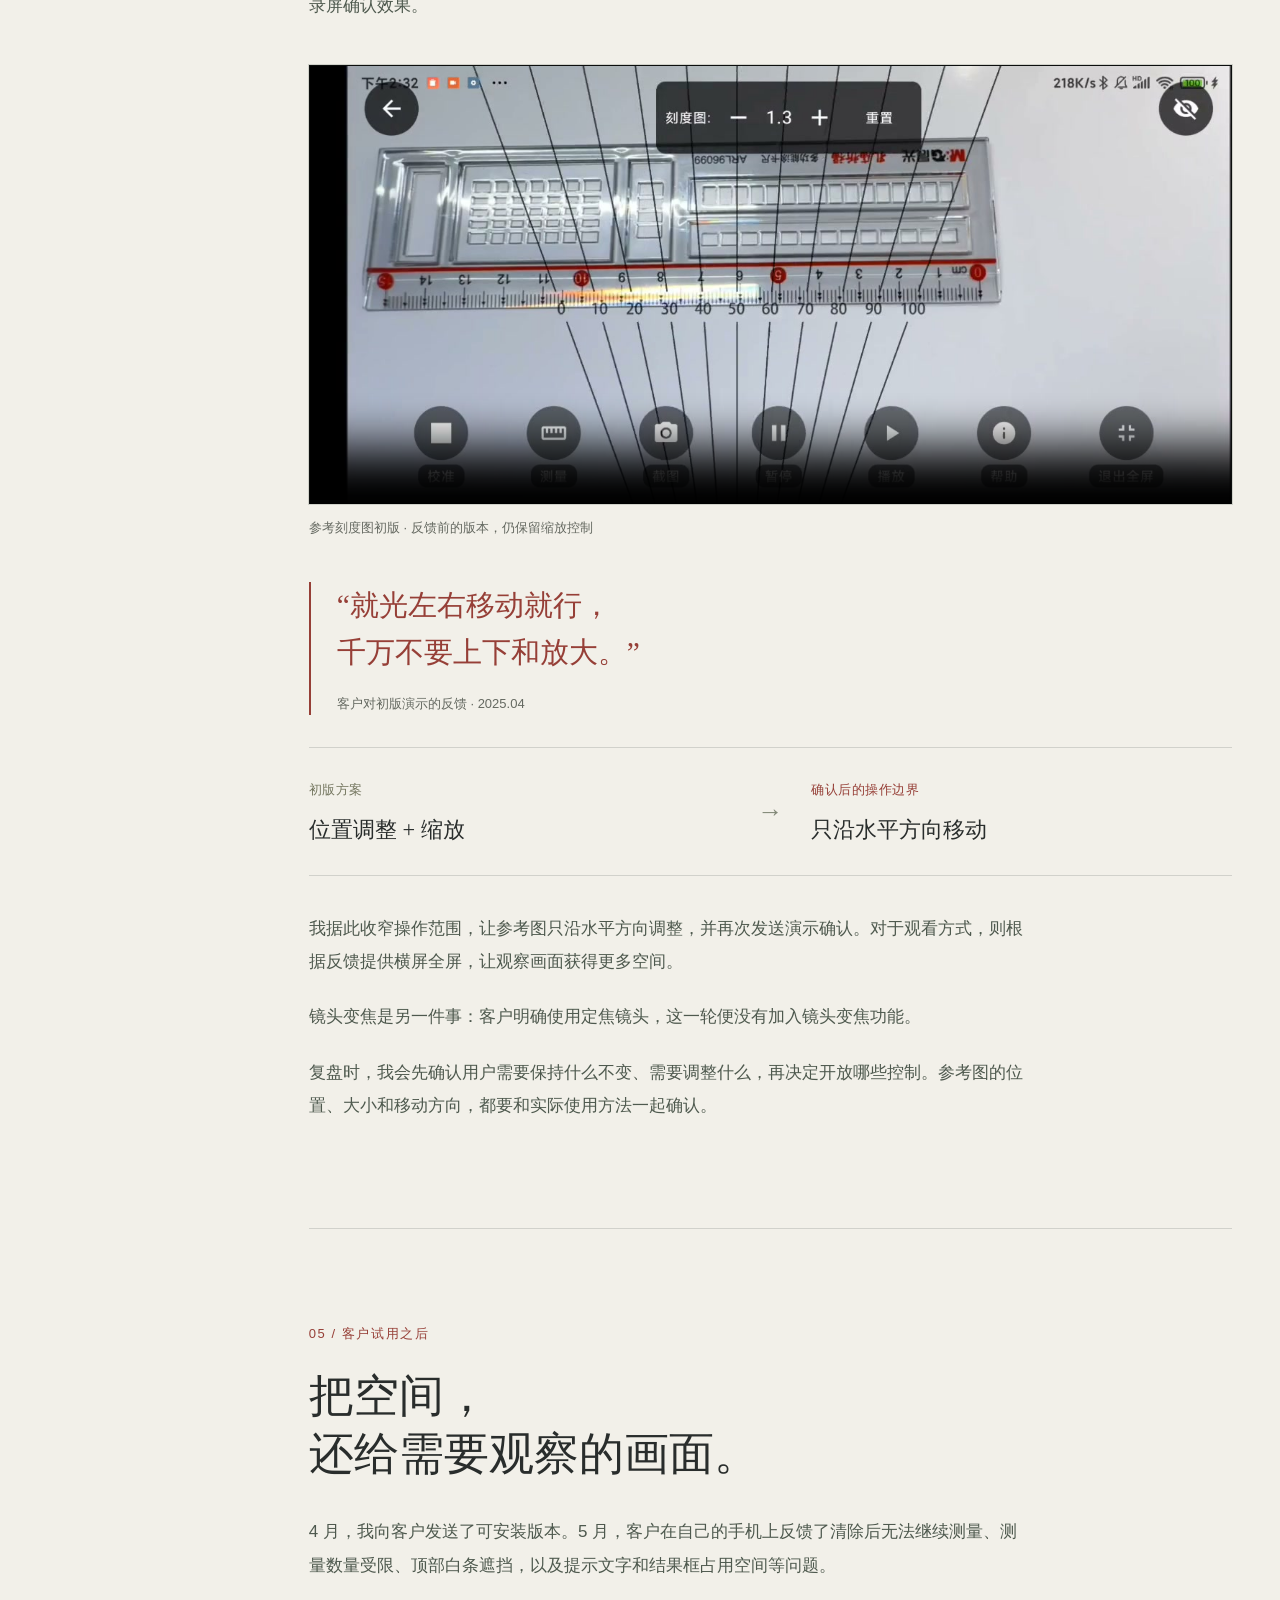
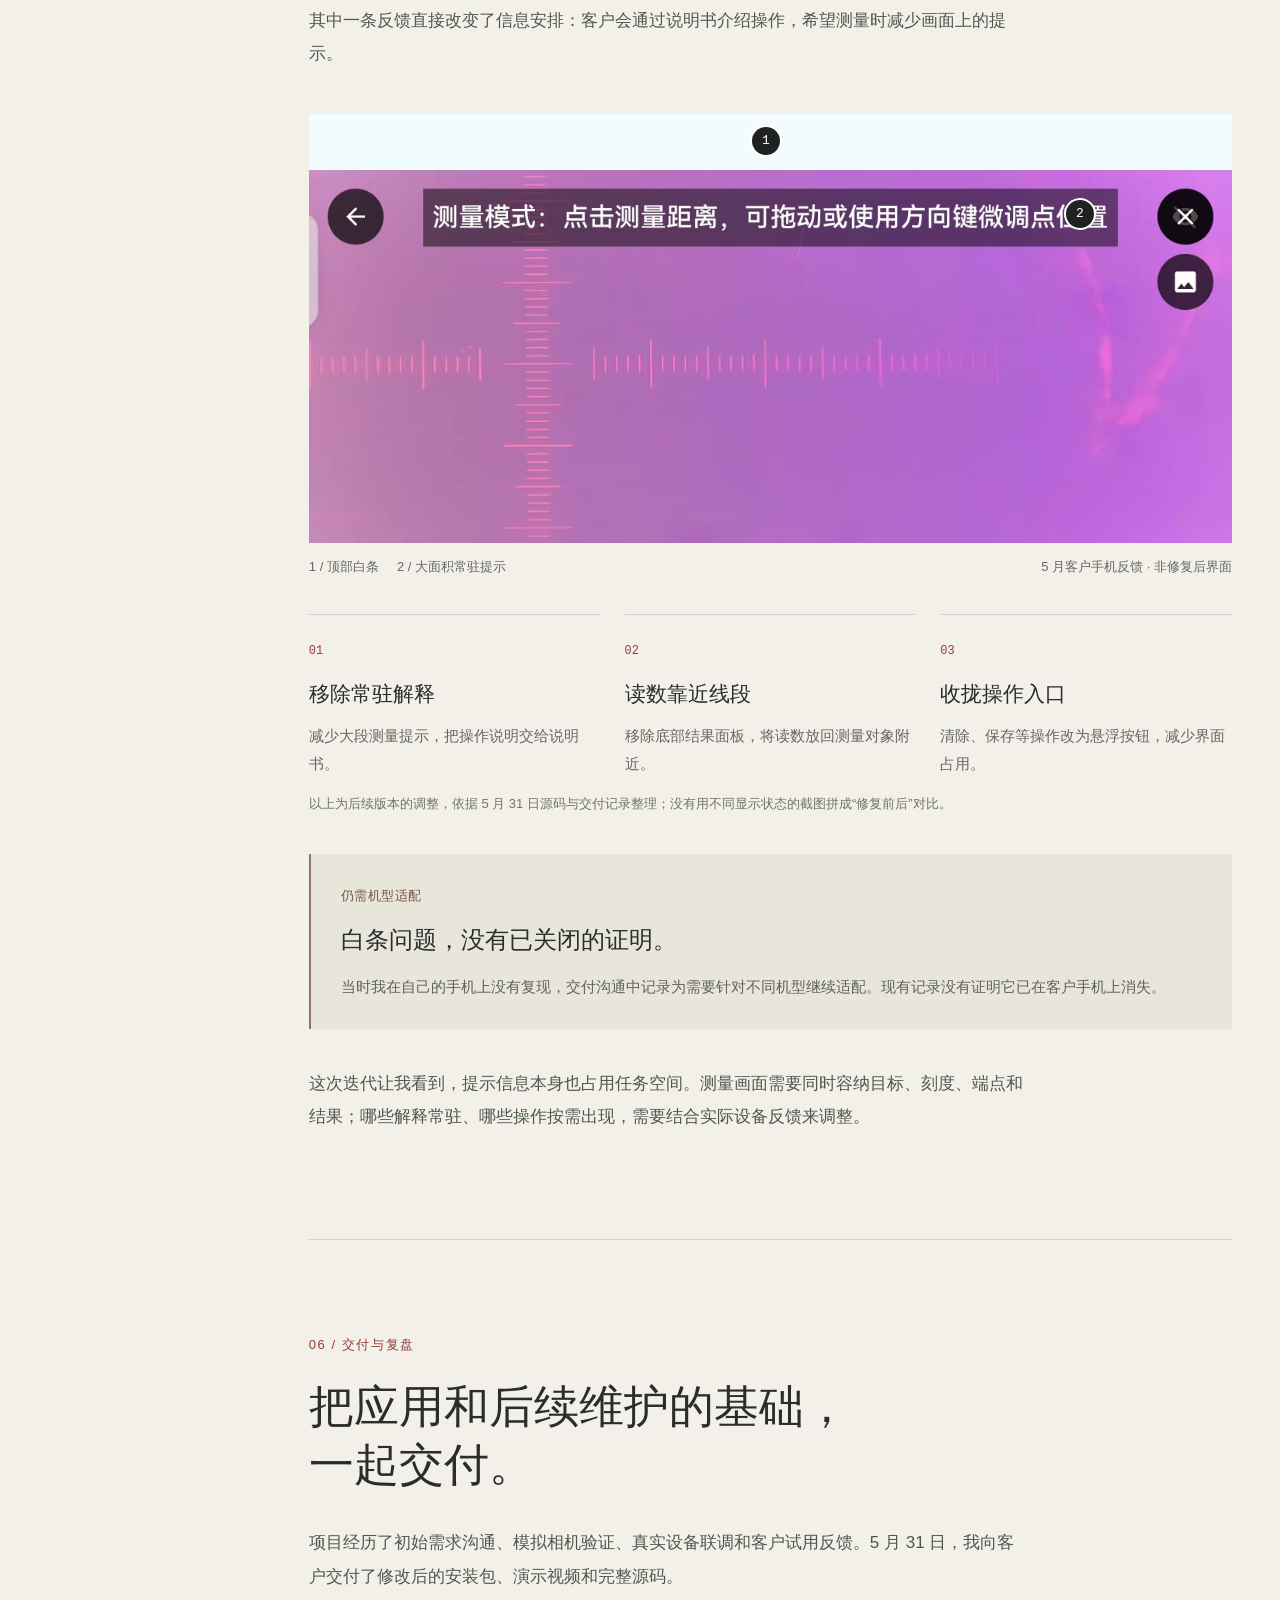
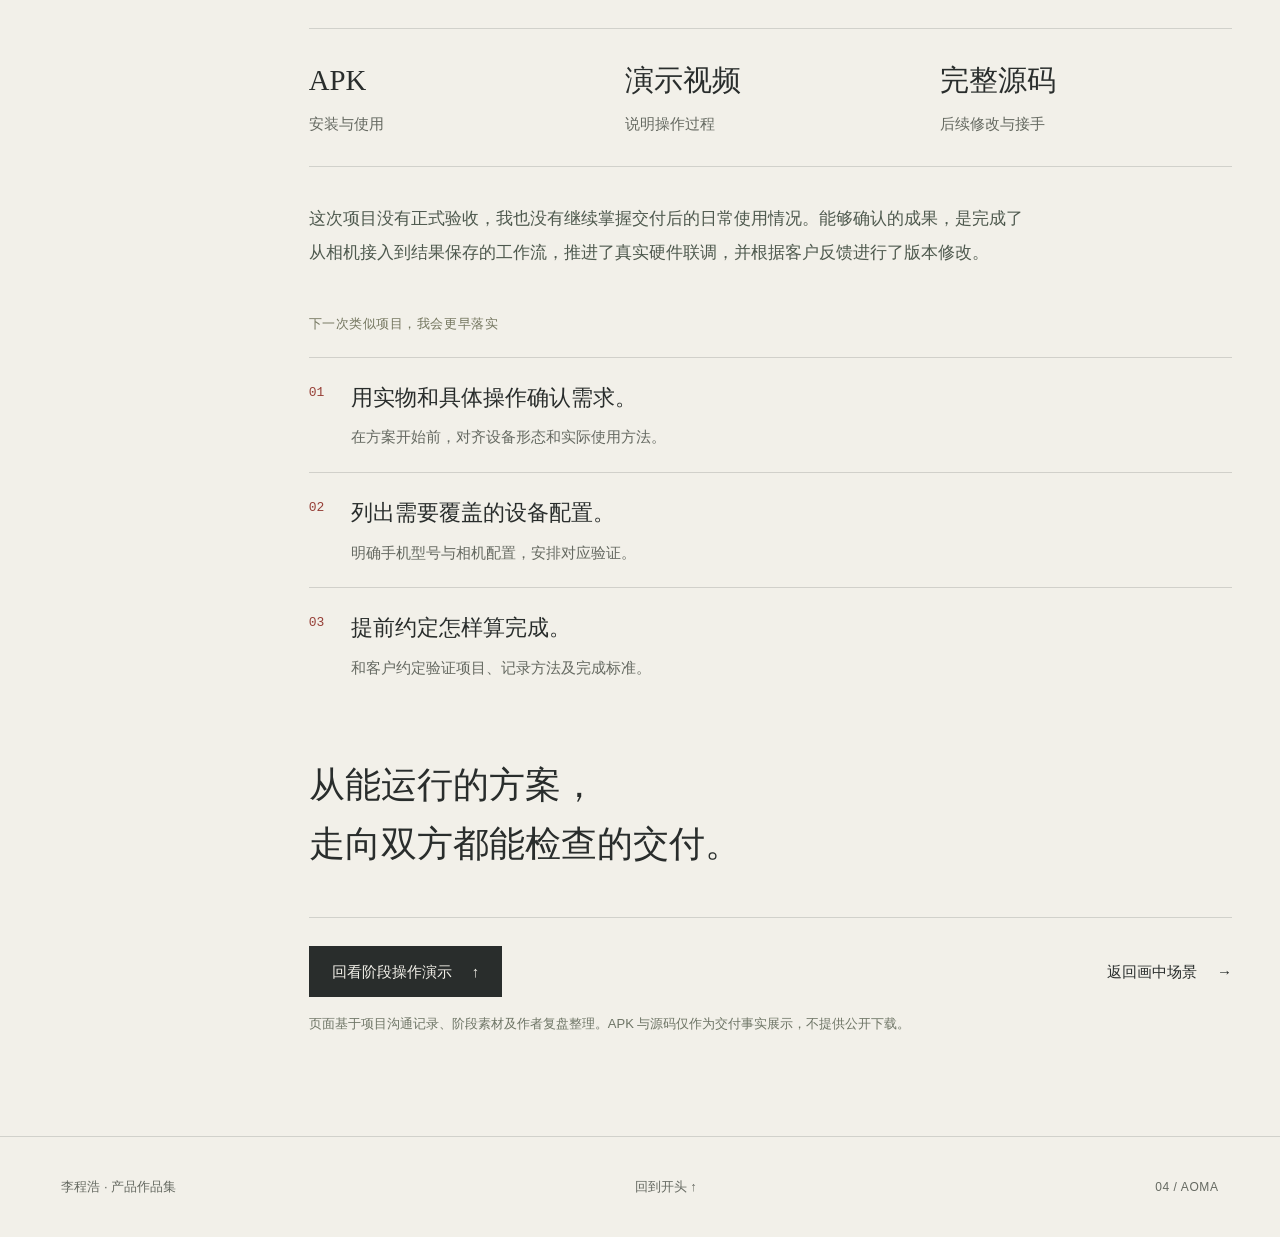
<file: aoma.html>
<!doctype html>
<html lang="zh-CN">
<head>
  <meta charset="utf-8" />
  <meta name="viewport" content="width=device-width, initial-scale=1" />
  <meta name="theme-color" content="#202221" />
  <meta name="description" content="AOMA：李程浩独立完成的 Android 无线相机辅助测量工具。从需求与交互设计，到真实硬件联调、客户反馈和 APK 与源码交付。" />
  <title>AOMA｜李程浩的产品故事</title>
  <link rel="icon" type="image/svg+xml" href="data:image/svg+xml,%3Csvg xmlns='http://www.w3.org/2000/svg' viewBox='0 0 64 64'%3E%3Crect width='64' height='64' rx='12' fill='%23202221'/%3E%3Cpath d='M14 44L32 16l18 28M22 34h20' fill='none' stroke='%23e5ded0' stroke-width='4'/%3E%3C/svg%3E" />
  <link rel="stylesheet" href="sanfen.css" />
  <link rel="stylesheet" href="aoma.css" />
  <script src="aoma.js" defer></script>
</head>
<body class="aoma-case">
  <a class="skip-link" href="#story">跳到项目故事</a>
  <header class="case-header">
    <a class="back-link" href="index.html#aoma"><span aria-hidden="true">←</span> 返回画中场景</a>
    <a class="case-wordmark" href="#top">AOMA <span>/ 辅助测量</span></a>
    <a class="header-author" href="index.html">李程浩的作品集</a>
    <div class="reading-line" aria-hidden="true"><span id="readingProgress"></span></div>
  </header>
  <main>
    <section class="hero aoma-hero" id="top" aria-labelledby="caseTitle">
      <div class="hero-topline"><span>作品 04 / AOMA</span><span>2025.03 — 2025.05</span></div>
      <div class="hero-grid">
        <div class="hero-copy">
          <p class="eyebrow">ANDROID · 无线相机辅助测量工具</p>
          <h1 id="caseTitle">连接相机，<br />把尺寸<br />留在图上。</h1>
          <p class="hero-lead">冻结画面，参照已知刻度标定，<br />测量并保存一张带毫米读数的结果图。</p>
          <a class="read-story" href="#story">从结果回到设计过程 <span aria-hidden="true">↓</span></a>
        </div>
        <div class="hero-result hero-storyboard" aria-label="AOMA 从连接设备到保存测量结果的三个阶段">
          <div class="plate-label"><span>PRODUCT / WORKFLOW</span><span>01 → 03</span></div>
          <div class="storyboard-grid">
            <figure class="storyboard-shot shot-device">
              <img src="assets/aoma/hardware-poster.jpg" width="464" height="264" alt="桌面上的无线相机模组、手机和供电设备" fetchpriority="high" />
              <figcaption><b>01</b><span>连接无线相机</span></figcaption>
            </figure>
            <figure class="storyboard-shot shot-measure">
              <img src="assets/aoma/workflow-poster.jpg" width="448" height="226" alt="AOMA 横屏测量界面，画面中显示刻度、端点和微调控件" fetchpriority="high" />
              <figcaption><b>02</b><span>冻结 · 标定 · 测量</span></figcaption>
            </figure>
            <button class="storyboard-shot shot-output image-zoom" type="button" data-image="assets/aoma/result.jpg" aria-label="放大第三步的多目标测量结果图">
              <img src="assets/aoma/result.jpg" width="2159" height="1080" alt="同一画面上的三组测量线，分别标注 90.70、85.87 和 78.95 毫米" fetchpriority="high" />
              <span class="shot-caption"><b>03</b><span>保存带读数的结果图</span></span>
              <span class="zoom-hint">查看原图 ↗</span>
            </button>
          </div>
          <p class="storyboard-note">设备、操作与输出均来自阶段实录。图中数字是测量读数，不是精度指标。</p>
        </div>
      </div>
      <dl class="project-facts">
        <div><dt>项目形式</dt><dd>客户委托 · Android App</dd></div>
        <div><dt>我的角色</dt><dd>独立负责产品设计与开发</dd></div>
        <div><dt>负责范围</dt><dd>需求 / 交互 / 开发 / 联调</dd></div>
        <div><dt>交付内容</dt><dd>APK / 演示视频 / 完整源码</dd></div>
      </dl>
    </section>

    <div class="story-layout" id="story">
      <aside class="story-rail" aria-label="AOMA 项目故事目录">
        <p class="rail-label">AOMA / 产品故事</p>
        <nav id="chapterNav">
          <a href="#brief"><span>01</span> 工作流</a>
          <a href="#hardware"><span>02</span> 真机联调</a>
          <a href="#measurement"><span>03</span> 测量交互</a>
          <a href="#choice"><span>04</span> 操作边界</a>
          <a href="#feedback"><span>05</span> 试用反馈</a>
          <a href="#delivery"><span>06</span> 交付与复盘</a>
        </nav>
        <a class="rail-return" href="index.html#aoma">← 回到画中</a>
      </aside>
      <article class="story-body">
        <section class="chapter" id="brief" aria-labelledby="briefTitle">
          <div class="chapter-heading reveal"><p class="eyebrow">01 / 从方法到操作</p><h2 id="briefTitle">把测量方法，<br />变成一条完整的工作流。</h2></div>
          <div class="prose reveal"><p>2025 年 3 月，澳玛科技负责人希望做一个 Android App：手机连接无线相机，冻结画面后参照卡尺刻度进行标定，再测量图中物体的尺寸，并把结果保存到相册。</p><p>客户已经提出了基本测量方法。我的工作从这里展开：怎样接入相机、什么时候冻结、端点如何调整、标定参数怎样保存，以及测完如何留下可查看的结果。</p></div>
          <ol class="workflow-strip reveal" aria-label="完整操作流程"><li><span>01</span>连接</li><li><span>02</span>预览</li><li><span>03</span>冻结</li><li><span>04</span>标定</li><li><span>05</span>测量</li><li><span>06</span>保存</li></ol>
          <div class="context-pair reveal">
            <figure class="media-block">
              <video id="hardwareVideo" width="464" height="264" poster="assets/aoma/hardware-poster.jpg" preload="none" muted playsinline controls aria-label="四月阶段演示：为无线相机模组开机" data-case-video><source src="assets/aoma/hardware.mp4" type="video/mp4" />您的浏览器不支持视频播放。</video>
              <figcaption>无线相机模组开机 · 4 月阶段演示节选</figcaption>
            </figure>
            <div class="side-copy"><span class="small-label">从真实设备开始</span><h3>相机负责成像，<br />手机承接操作。</h3><p>我负责需求沟通、交互设计、Android 开发、真实相机联调，以及客户试用后的版本修改。</p></div>
          </div>
        </section>

        <section class="chapter" id="hardware" aria-labelledby="hardwareTitle">
          <div class="chapter-heading reveal"><p class="eyebrow">02 / 方案接受真实设备的检验</p><h2 id="hardwareTitle">模拟环境跑通之后，<br />还有一次真机验证。</h2></div>
          <div class="prose reveal"><p>交付边界很明确：只做 Android，提供安装包，无需上架商店。但具体接入哪种相机，仍在沟通和选型中。</p><p>第一版基于海康威视 SDK 开发。当我拿家用监控摄像头与客户确认时，发现双方对设备形态的理解存在偏差：客户考虑的是类似工业放大镜的一体设备，还涉及镜头与模组的组合。</p><p>考虑到后续接入其他相机的需求，我改为通用 RTSP 视频流方案。客户随后确认设备支持 RTSP 和 UVC，这一阶段先完成 RTSP 接入。硬件尚未到手时，我用 iPhone 模拟 IP Camera，通过录屏确认预览、标定和测量操作。</p></div>
          <figure class="product-film media-block reveal">
            <video id="previewVideo" width="960" height="464" poster="assets/aoma/preview-poster.jpg" preload="none" muted playsinline controls aria-label="四月早期横屏预览演示，非最终硬件验证画面" data-case-video><source src="assets/aoma/preview.mp4" type="video/mp4" />您的浏览器不支持视频播放。</video>
            <figcaption>早期横屏预览 · 约 6 秒 · 用于确认画面布局和操作入口</figcaption>
          </figure>
          <div class="prose after-media reveal"><p>4 月拿到真实设备后，模拟环境里可播放的方案却无法正常显示。我更换为 IJKPlayer，重新处理视频显示与上层交互的衔接，并在 4 月 17 日向客户确认真实设备画面已能正常显示。</p></div>
          <ol class="integration-timeline reveal">
            <li><time>03 / 上旬</time><div><h3>重新确认设备形态</h3><p>从厂商 SDK 转向通用协议方案。</p></div></li>
            <li><time>03 / 中下旬</time><div><h3>先验证操作流程</h3><p>模拟相机演示，确认本轮 RTSP 接入范围。</p></div></li>
            <li><time>04 / 中旬</time><div><h3>真实模组联调</h3><p>处理模拟环境未暴露的播放兼容问题。</p></div></li>
            <li><time datetime="2025-04-17">04 / 17</time><div><h3>确认真实画面恢复显示</h3><p>更换播放器，继续推进测量操作。</p></div></li>
          </ol>
          <p class="takeaway reveal">模拟设备帮助确认流程；真实设备检验连接与播放。两部分都需要明确的验证结果。</p>
        </section>

        <section class="chapter" id="measurement" aria-labelledby="measurementTitle">
          <div class="chapter-heading reveal"><p class="eyebrow">03 / 核心交互</p><h2 id="measurementTitle">先稳定画面，<br />再调整测量点。</h2></div>
          <div class="prose reveal"><p>核心操作是在相机图像上建立尺寸参照，再选取目标的两个端点。我把它拆成冻结与标定、定位与微调、多目标与保存三个步骤。</p></div>
          <figure class="product-film media-block workflow-film reveal" id="workflowDemo">
            <div class="media-heading"><span>阶段操作演示</span><span>2025.04 · 节选 57 秒</span></div>
            <video id="workflowVideo" width="448" height="226" poster="assets/aoma/workflow-poster.jpg" preload="none" muted playsinline controls aria-label="四月阶段演示：冻结画面、选取已知刻度、输入标定距离及测量操作" data-case-video><source src="assets/aoma/workflow.mp4" type="video/mp4" />您的浏览器不支持视频播放。</video>
            <figcaption>冻结画面 → 选择已知距离 → 输入标定值 → 进入测量。原速播放，仅裁去录制黑边。</figcaption>
          </figure>
          <div class="step-copy reveal"><span class="step-number">01</span><div><h3>用已知距离，建立比例参照。</h3><p>先冻结画面，在已知刻度上选择两个点，输入它们之间的实际距离。应用据此计算图像距离与实际长度的比例，并保存标定参数。</p></div></div>
          <div class="precision-pair reveal">
            <figure class="portrait-film media-block">
              <video id="dpadVideo" width="608" height="1280" poster="assets/aoma/dpad-poster.jpg" preload="none" muted playsinline controls aria-label="三月模拟相机阶段：使用方向键微调测量端点" data-case-video><source src="assets/aoma/dpad.mp4" type="video/mp4" />您的浏览器不支持视频播放。</video>
              <figcaption>端点微调 · 3 月早期版本 · 模拟相机阶段</figcaption>
            </figure>
            <div class="precision-copy">
              <div class="step-copy"><span class="step-number">02</span><div><h3>先点击定位，<br />再用方向键微调。</h3><p>点击或拖动可以快速放置端点；选中端点后，方向键提供更细的调整方式。坐标和测量结果随调整更新，用户可以一边观察刻度，一边修正位置。</p></div></div>
              <div class="step-copy"><span class="step-number">03</span><div><h3>让结果留在画面里。</h3><p>同一冻结画面可以放置多组测量线。完成后，把线段和毫米读数一起保存到相册，便于之后查看或发送。</p></div></div>
              <p class="figure-note">录屏中的 Camera Connect 是项目早期名称，后更名为 AOMA。各视频来自不同阶段，不代表同一最终版本。</p>
            </div>
          </div>
          <figure class="image-figure reveal"><button class="image-zoom" type="button" data-image="assets/aoma/scale-result.jpg" aria-label="放大真实刻度画面的测量结果"><img src="assets/aoma/scale-result.jpg" width="2376" height="960" alt="紫色刻度画面上的一条黄色测量线，读数为 6.09 毫米" loading="lazy" /><span class="zoom-hint">查看原图 ↗</span></button><figcaption>另一张真实刻度画面的测量结果 · 6.09 mm 是读数，不是误差。</figcaption></figure>
          <p class="evidence-note reveal">我做过卡尺和标准件的对照验证。现有材料没有完整的误差统计，因此这里展示辅助测量能力与操作流程，不作精度承诺。保存标定参数，也不代表改变设备或成像条件后仍可直接沿用。</p>
        </section>

        <section class="chapter" id="choice" aria-labelledby="choiceTitle">
          <div class="chapter-heading reveal"><p class="eyebrow">04 / 关键取舍</p><h2 id="choiceTitle">参考刻度图，<br />只保留需要的移动。</h2></div>
          <div class="prose reveal"><p>客户希望把一张参考刻度图叠加在检测画面上。我先做了一版可以调整位置和缩放的方案，通过录屏确认效果。</p></div>
          <figure class="product-film media-block reveal">
            <video id="overlayVideo" width="1280" height="608" poster="assets/aoma/overlay-poster.jpg" preload="none" muted playsinline controls aria-label="参考刻度图初版，仍保留位置和缩放控制" data-case-video><source src="assets/aoma/overlay.mp4" type="video/mp4" />您的浏览器不支持视频播放。</video>
            <figcaption>参考刻度图初版 · 反馈前的版本，仍保留缩放控制</figcaption>
          </figure>
          <blockquote class="client-quote reveal"><p>“就光左右移动就行，<br />千万不要上下和放大。”</p><cite>客户对初版演示的反馈 · 2025.04</cite></blockquote>
          <div class="decision-row reveal"><div><span class="small-label">初版方案</span><p>位置调整 + 缩放</p></div><span aria-hidden="true">→</span><div><span class="small-label">确认后的操作边界</span><p>只沿水平方向移动</p></div></div>
          <div class="prose after-media reveal"><p>我据此收窄操作范围，让参考图只沿水平方向调整，并再次发送演示确认。对于观看方式，则根据反馈提供横屏全屏，让观察画面获得更多空间。</p><p>镜头变焦是另一件事：客户明确使用定焦镜头，这一轮便没有加入镜头变焦功能。</p><p>复盘时，我会先确认用户需要保持什么不变、需要调整什么，再决定开放哪些控制。参考图的位置、大小和移动方向，都要和实际使用方法一起确认。</p></div>
        </section>

        <section class="chapter" id="feedback" aria-labelledby="feedbackTitle">
          <div class="chapter-heading reveal"><p class="eyebrow">05 / 客户试用之后</p><h2 id="feedbackTitle">把空间，<br />还给需要观察的画面。</h2></div>
          <div class="prose reveal"><p>4 月，我向客户发送了可安装版本。5 月，客户在自己的手机上反馈了清除后无法继续测量、测量数量受限、顶部白条遮挡，以及提示文字和结果框占用空间等问题。</p><p>其中一条反馈直接改变了信息安排：客户会通过说明书介绍操作，希望测量时减少画面上的提示。</p></div>
          <figure class="image-figure feedback-figure reveal">
            <button class="image-zoom" type="button" data-image="assets/aoma/feedback.jpg" aria-label="放大五月客户反馈截图：顶部白条和大面积提示框遮挡画面"><img src="assets/aoma/feedback.jpg" width="2376" height="1104" alt="客户手机截图：顶部白条以及测量模式的大段常驻提示占据观察区域" loading="lazy" /><span class="feedback-marker marker-one" aria-hidden="true">1</span><span class="feedback-marker marker-two" aria-hidden="true">2</span><span class="zoom-hint">查看原图 ↗</span></button>
            <figcaption><span>1 / 顶部白条</span><span>2 / 大面积常驻提示</span><span>5 月客户手机反馈 · 非修复后界面</span></figcaption>
          </figure>
          <div class="revision-list reveal"><div><span>01</span><h3>移除常驻解释</h3><p>减少大段测量提示，把操作说明交给说明书。</p></div><div><span>02</span><h3>读数靠近线段</h3><p>移除底部结果面板，将读数放回测量对象附近。</p></div><div><span>03</span><h3>收拢操作入口</h3><p>清除、保存等操作改为悬浮按钮，减少界面占用。</p></div></div>
          <p class="figure-note">以上为后续版本的调整，依据 5 月 31 日源码与交付记录整理；没有用不同显示状态的截图拼成“修复前后”对比。</p>
          <aside class="open-issue reveal"><span class="small-label">仍需机型适配</span><h3>白条问题，没有已关闭的证明。</h3><p>当时我在自己的手机上没有复现，交付沟通中记录为需要针对不同机型继续适配。现有记录没有证明它已在客户手机上消失。</p></aside>
          <div class="prose reveal"><p>这次迭代让我看到，提示信息本身也占用任务空间。测量画面需要同时容纳目标、刻度、端点和结果；哪些解释常驻、哪些操作按需出现，需要结合实际设备反馈来调整。</p></div>
        </section>

        <section class="chapter reflection" id="delivery" aria-labelledby="deliveryTitle">
          <div class="chapter-heading reveal"><p class="eyebrow">06 / 交付与复盘</p><h2 id="deliveryTitle">把应用和后续维护的基础，<br />一起交付。</h2></div>
          <div class="prose reveal"><p>项目经历了初始需求沟通、模拟相机验证、真实设备联调和客户试用反馈。5 月 31 日，我向客户交付了修改后的安装包、演示视频和完整源码。</p></div>
          <dl class="deliverables reveal"><div><dt>APK</dt><dd>安装与使用</dd></div><div><dt>演示视频</dt><dd>说明操作过程</dd></div><div><dt>完整源码</dt><dd>后续修改与接手</dd></div></dl>
          <div class="prose reveal"><p>这次项目没有正式验收，我也没有继续掌握交付后的日常使用情况。能够确认的成果，是完成了从相机接入到结果保存的工作流，推进了真实硬件联调，并根据客户反馈进行了版本修改。</p></div>
          <div class="reflection-notes reveal"><p class="small-label">下一次类似项目，我会更早落实</p><ol><li><h3>用实物和具体操作确认需求。</h3><p>在方案开始前，对齐设备形态和实际使用方法。</p></li><li><h3>列出需要覆盖的设备配置。</h3><p>明确手机型号与相机配置，安排对应验证。</p></li><li><h3>提前约定怎样算完成。</h3><p>和客户约定验证项目、记录方法及完成标准。</p></li></ol></div>
          <blockquote class="closing-quote reveal">从能运行的方案，<br />走向双方都能检查的交付。</blockquote>
          <div class="closing-actions"><a class="external-link" href="#workflowDemo">回看阶段操作演示 <span aria-hidden="true">↑</span></a><a href="index.html#aoma">返回画中场景 <span aria-hidden="true">→</span></a></div>
          <p class="figure-note">页面基于项目沟通记录、阶段素材及作者复盘整理。APK 与源码仅作为交付事实展示，不提供公开下载。</p>
        </section>
      </article>
    </div>
  </main>
  <footer class="case-footer"><span>李程浩 · 产品作品集</span><a href="#top">回到开头 ↑</a><span>04 / AOMA</span></footer>
  <dialog class="image-dialog" id="imageDialog" aria-labelledby="imageDialogTitle">
    <div class="dialog-toolbar"><p id="imageDialogTitle">原始项目图片</p><button type="button" id="closeImage" autofocus>关闭 <span aria-hidden="true">×</span></button></div>
    <div class="dialog-image-wrap"><img id="expandedImage" alt="" /></div>
    <p class="dialog-caption" id="imageDialogCaption"></p>
  </dialog>
</body>
</html>
</file>
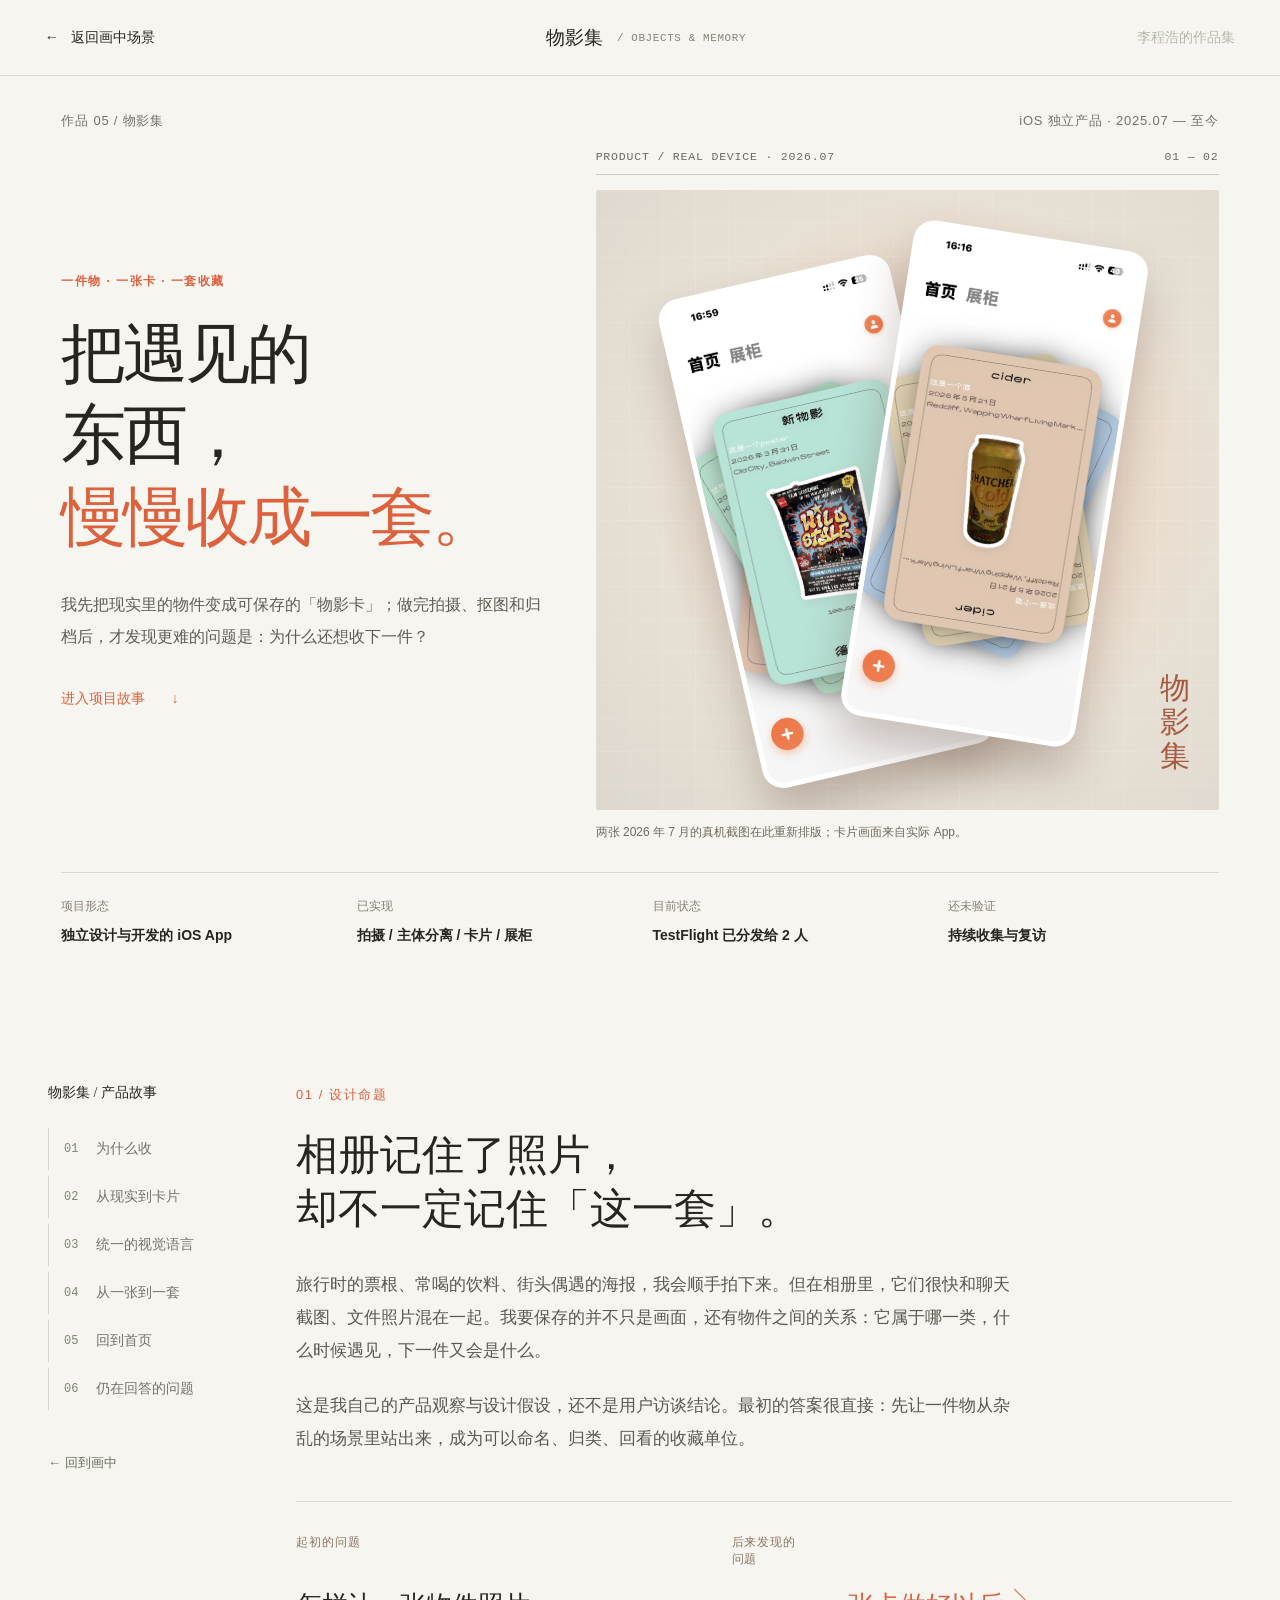
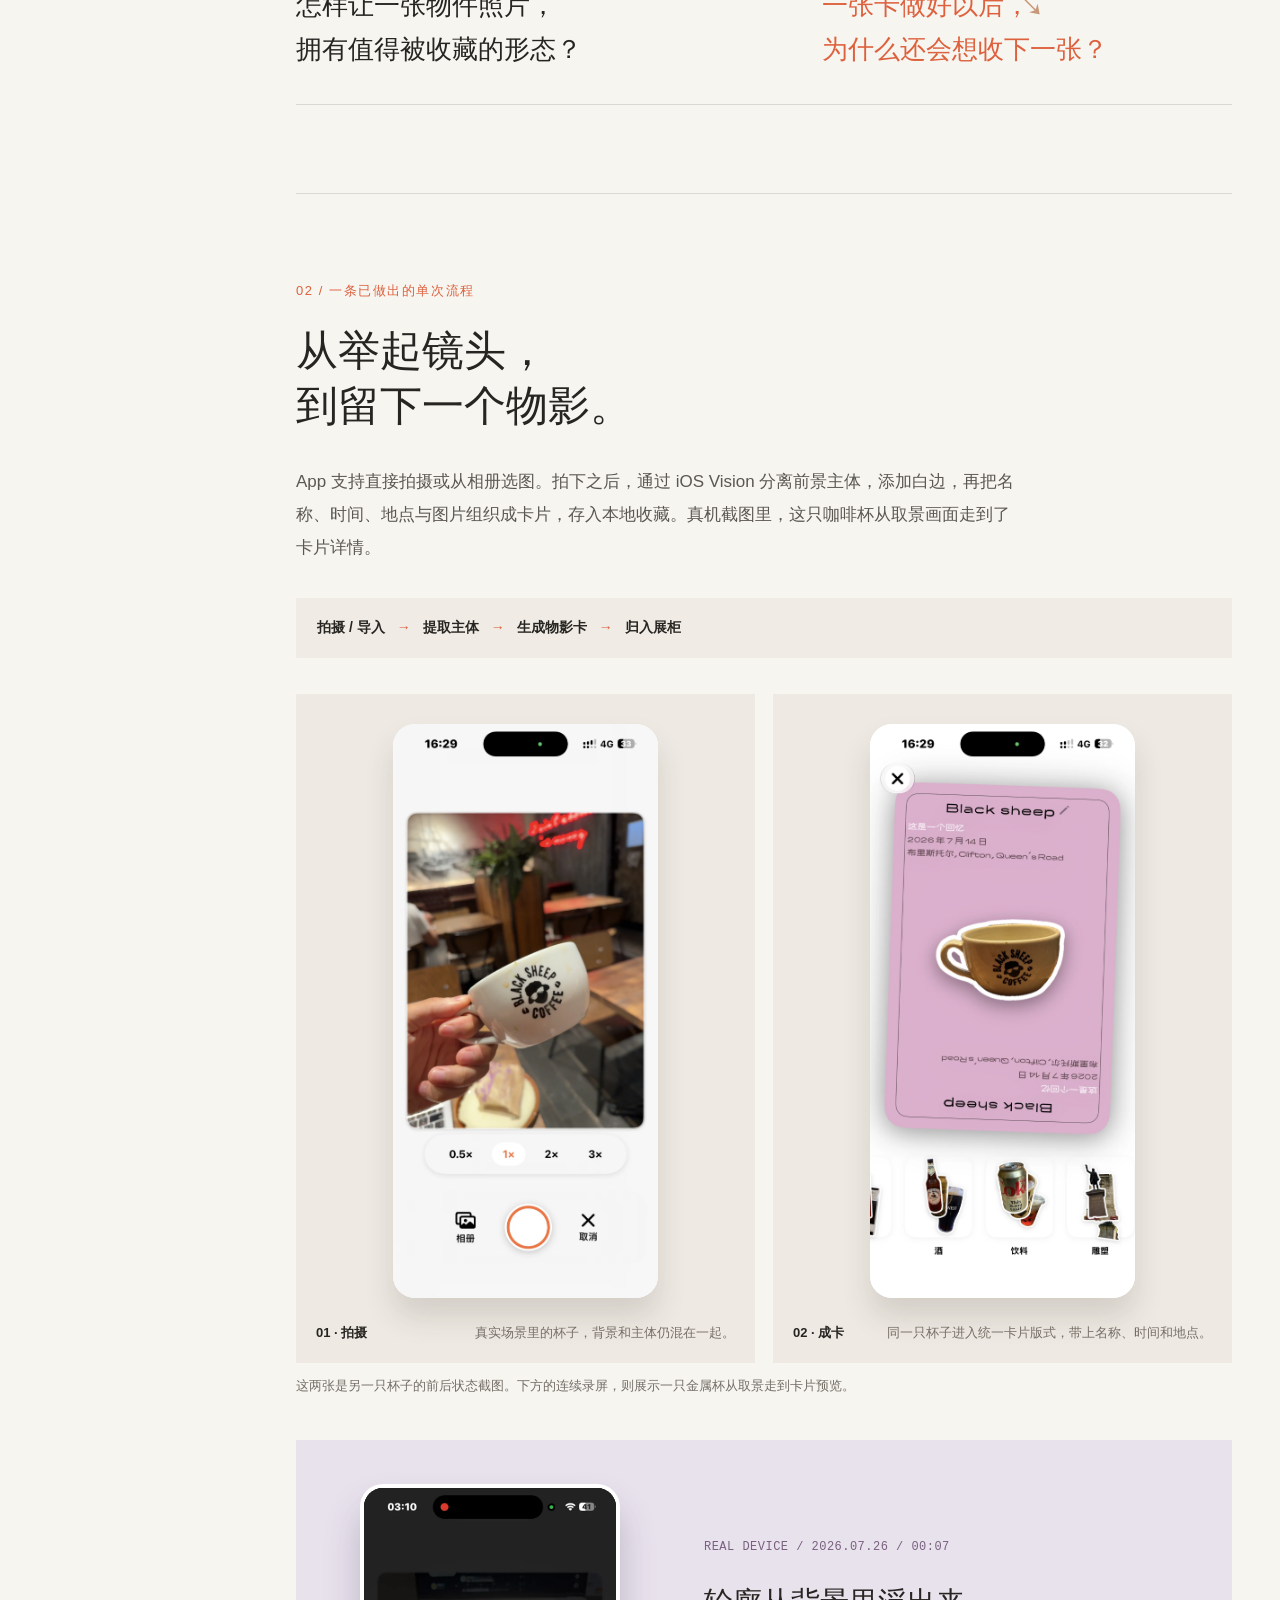
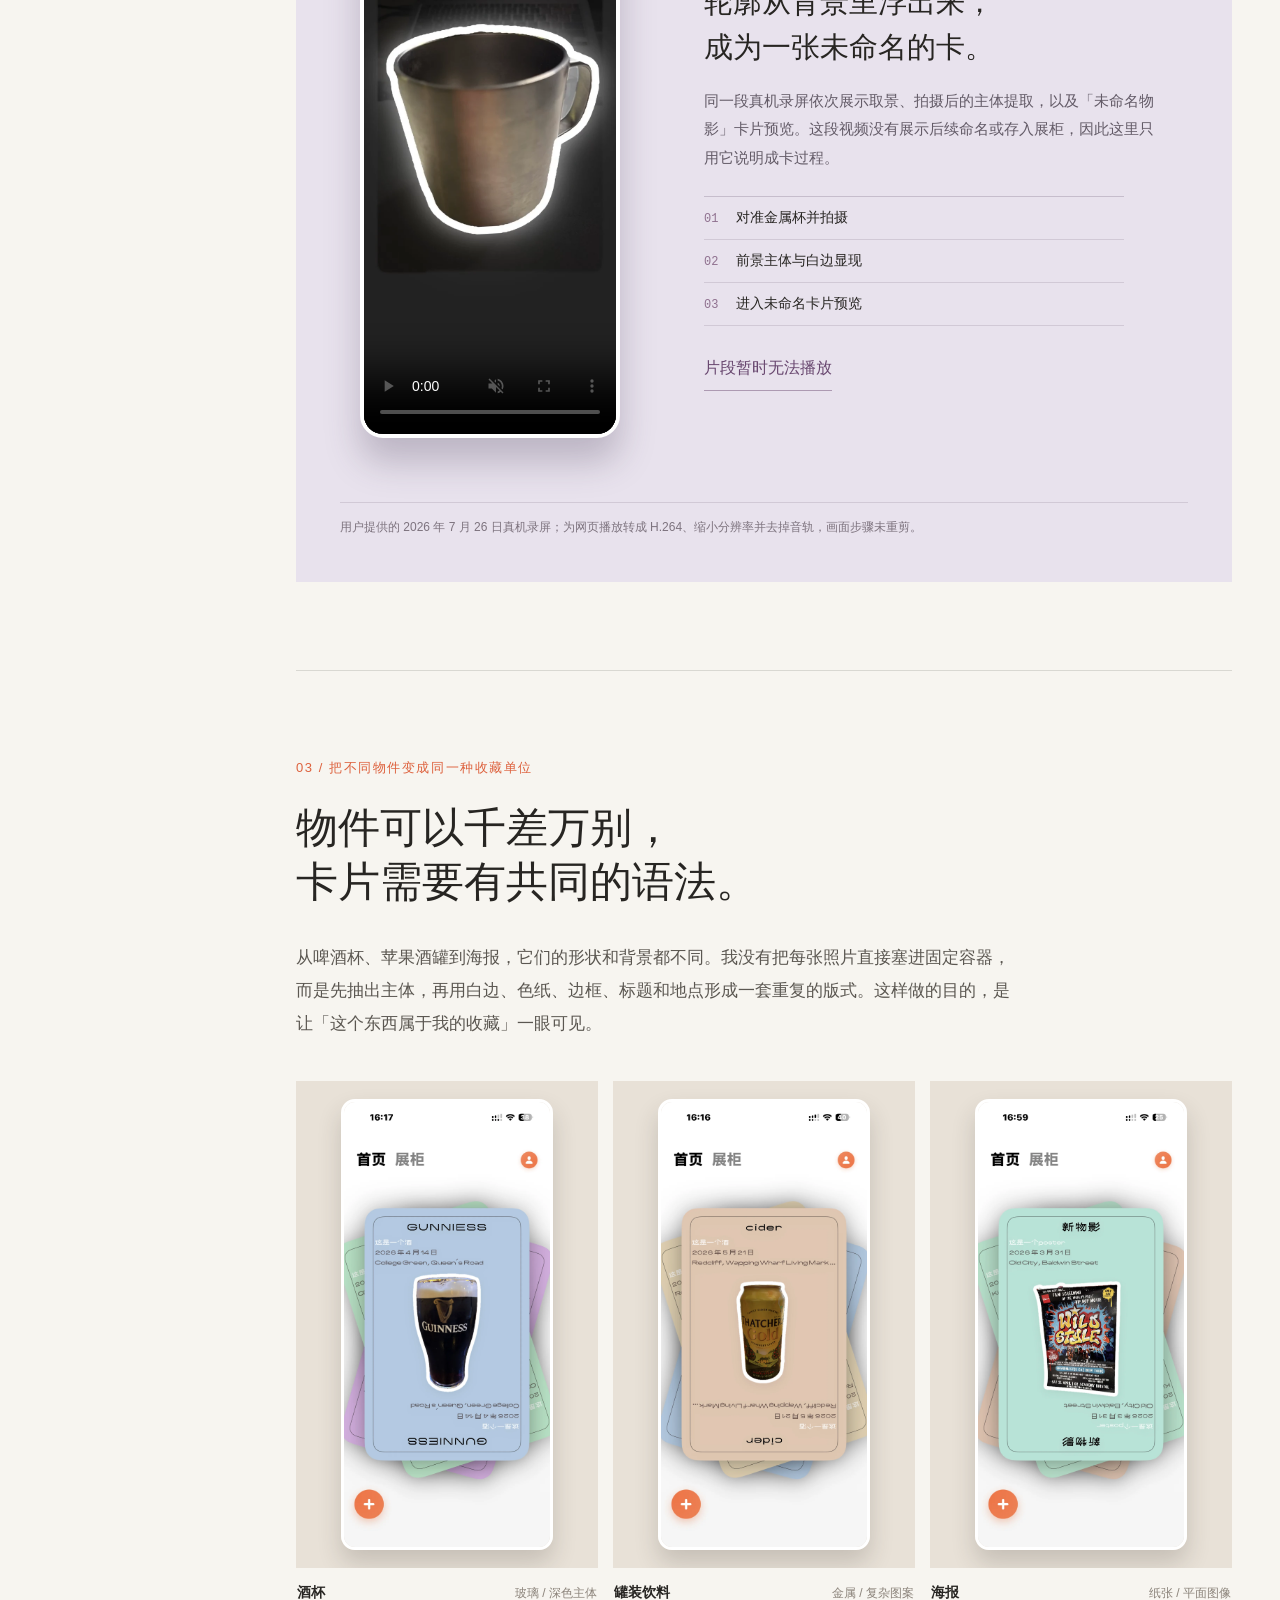
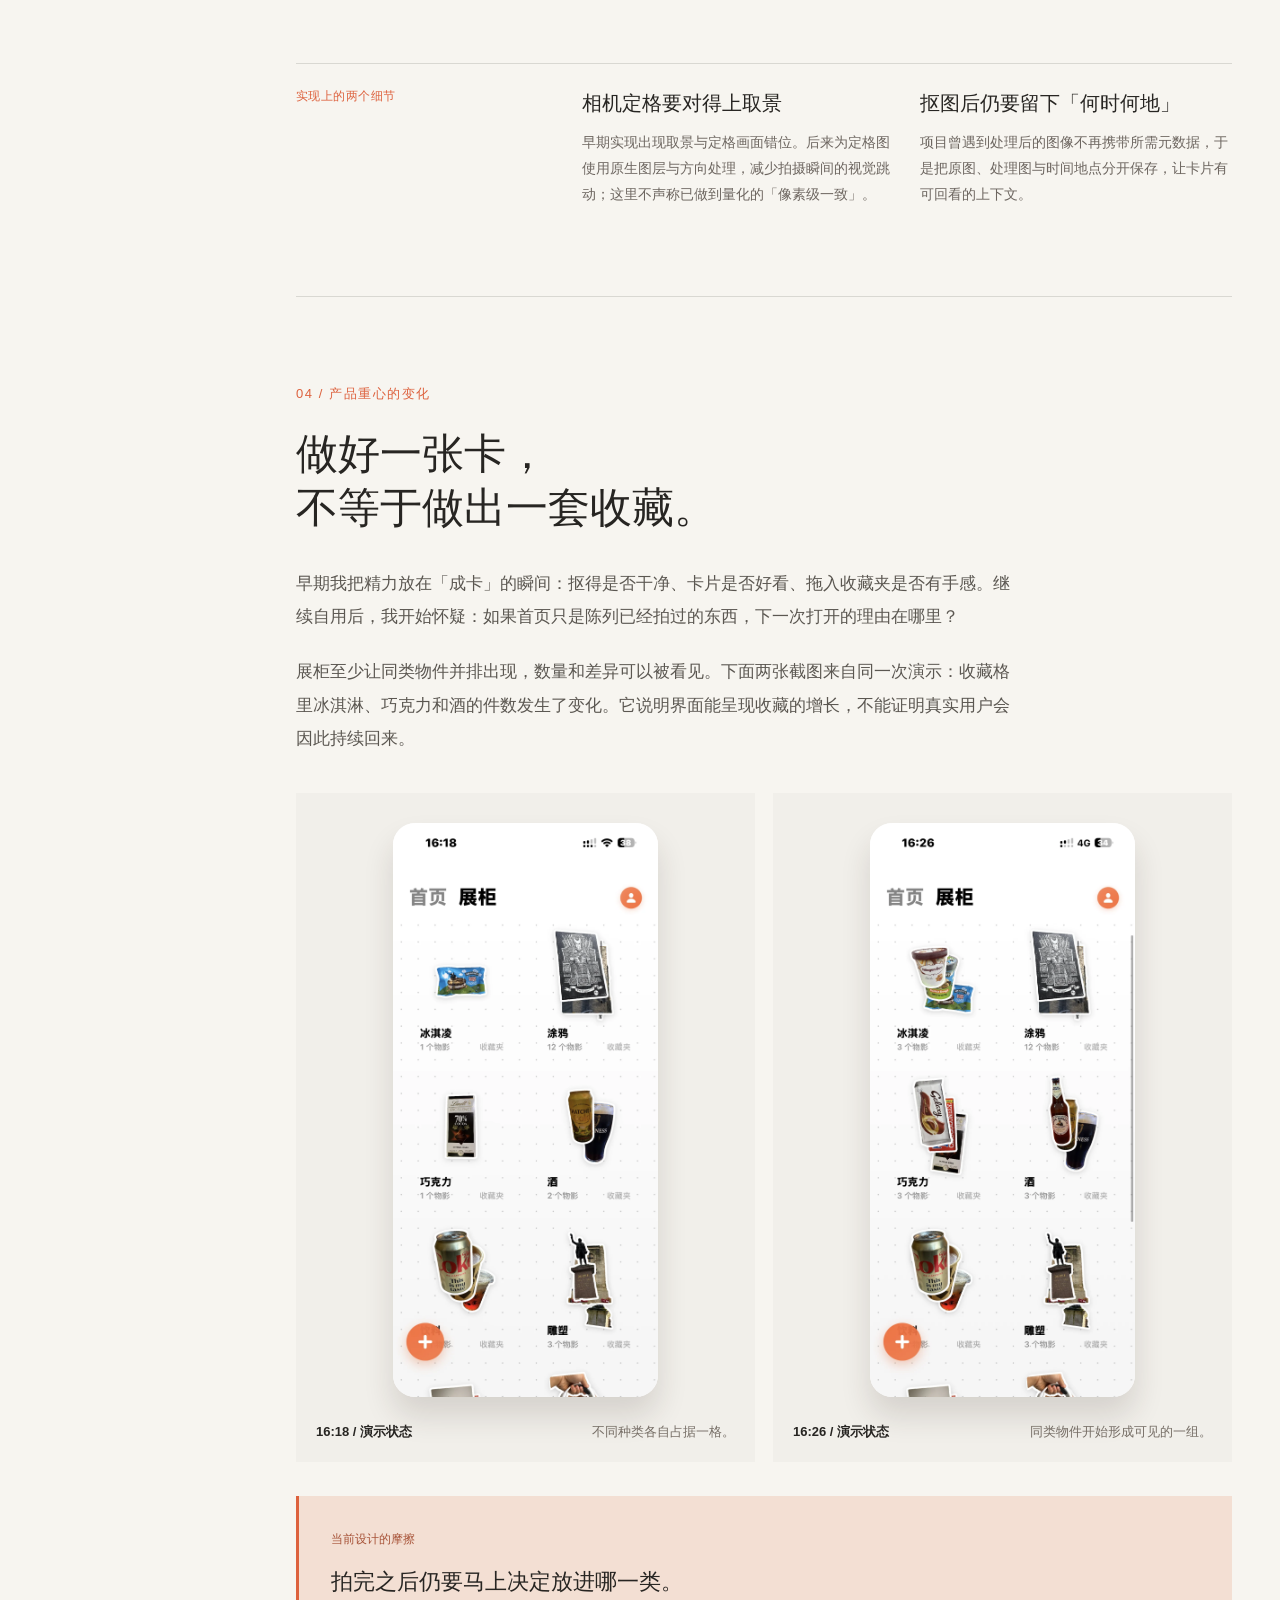
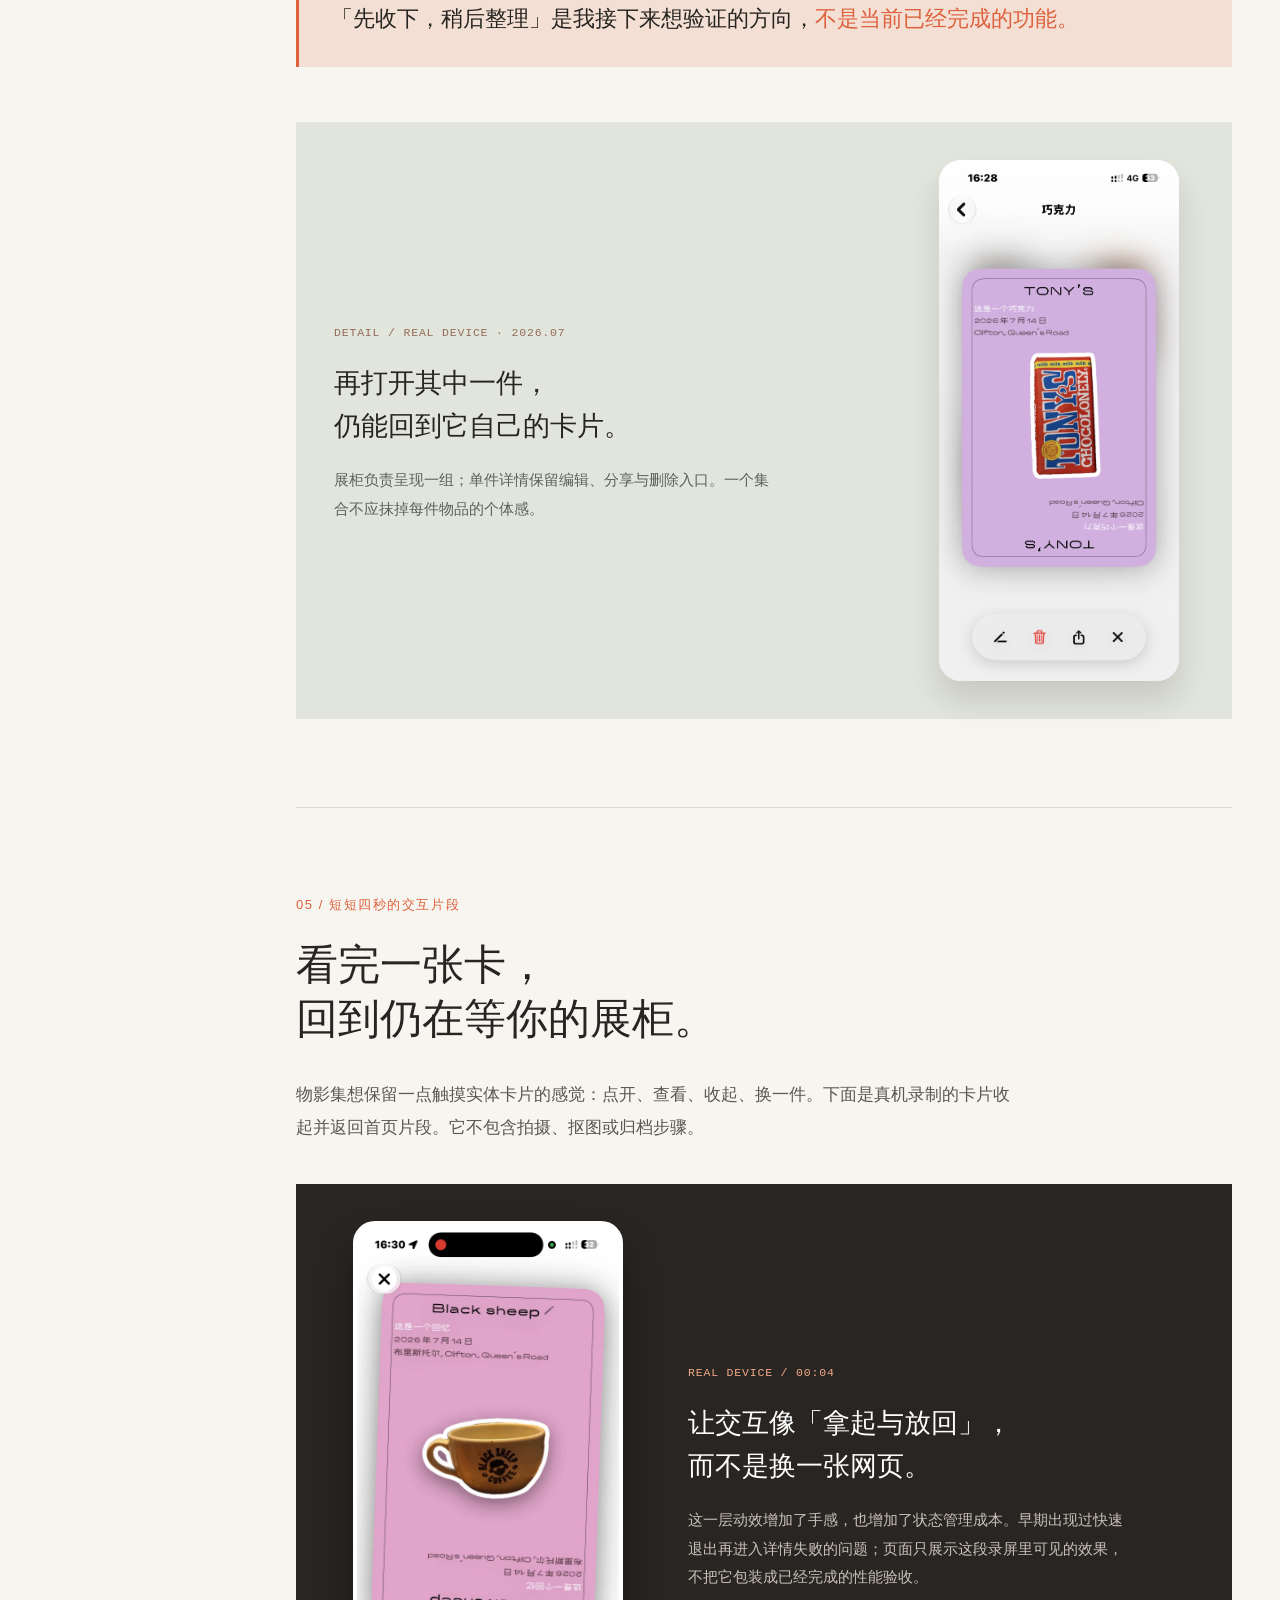
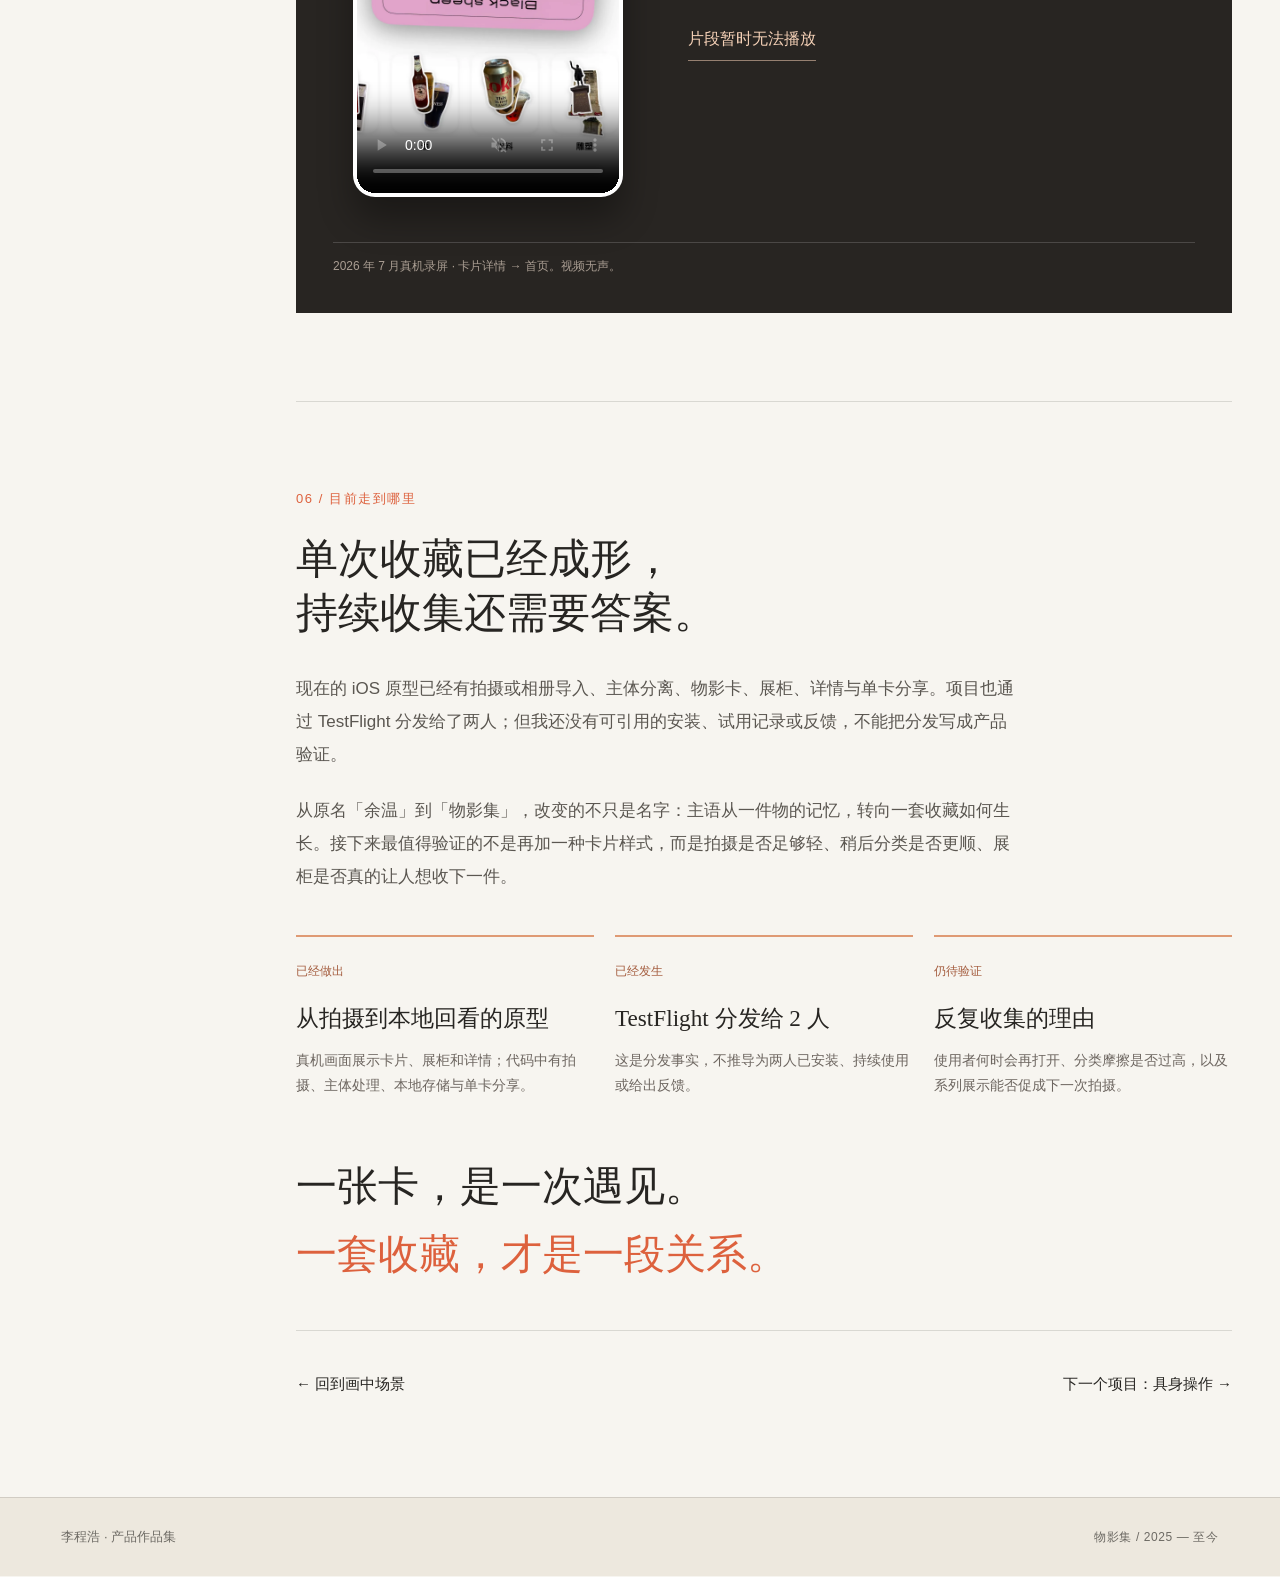
<file: collection.html>
<!doctype html>
<html lang="zh-CN">
<head>
  <meta charset="utf-8" />
  <meta name="viewport" content="width=device-width, initial-scale=1" />
  <meta name="theme-color" content="#f7f5f0" />
  <meta name="description" content="物影集：李程浩的 iOS 独立产品。从一张物影卡，到一套想继续收下去的东西。" />
  <title>物影集｜让一套收藏慢慢长出来</title>
  <link rel="stylesheet" href="sanfen.css" />
  <link rel="stylesheet" href="collection.css" />
  <script src="collection.js" defer></script>
</head>
<body class="collection-case">
  <a class="skip-link" href="#story">跳到项目故事</a>
  <header class="case-header">
    <a class="back-link" href="index.html#collection"><span aria-hidden="true">←</span> 返回画中场景</a>
    <a class="case-wordmark" href="#top">物影集 <span>/ OBJECTS &amp; MEMORY</span></a>
    <a class="header-author" href="index.html">李程浩的作品集</a>
    <div class="reading-line" aria-hidden="true"><span id="readingProgress"></span></div>
  </header>
  <main>
    <section class="hero collection-hero" id="top" aria-labelledby="caseTitle">
      <div class="hero-topline"><span>作品 05 / 物影集</span><span>iOS 独立产品 · 2025.07 — 至今</span></div>
      <div class="hero-grid">
        <div class="hero-copy">
          <p class="eyebrow">一件物 · 一张卡 · 一套收藏</p>
          <h1 id="caseTitle">把遇见的<br />东西，<br /><em>慢慢收成一套。</em></h1>
          <p class="hero-lead">我先把现实里的物件变成可保存的「物影卡」；做完拍摄、抠图和归档后，才发现更难的问题是：为什么还想收下一件？</p>
          <a class="read-story" href="#question">进入项目故事 <span aria-hidden="true">↓</span></a>
        </div>
        <figure class="hero-art">
          <div class="hero-art-label"><span>PRODUCT / REAL DEVICE · 2026.07</span><span>01 — 02</span></div>
          <div class="hero-art-stage">
            <button type="button" class="image-button hero-back" data-image="assets/collection/0177.webp" data-caption="2026 年 7 月真机截图：一张海报被做成物影卡，进入首页卡片堆。" aria-label="放大查看海报物影卡真机截图"><img src="assets/collection/0177.webp" width="1179" height="2556" alt="物影集首页中的 Wild Style 海报物影卡" /></button>
            <button type="button" class="image-button hero-front" data-image="assets/collection/0166.webp" data-caption="2026 年 7 月真机截图：苹果酒罐成为物影卡，展示标题、日期、地点与主体。" aria-label="放大查看苹果酒物影卡真机截图"><img src="assets/collection/0166.webp" width="1179" height="2556" alt="物影集首页中的苹果酒物影卡" fetchpriority="high" /></button>
            <span class="art-mark" aria-hidden="true">物<br />影<br />集</span>
          </div>
          <figcaption>两张 2026 年 7 月的真机截图在此重新排版；卡片画面来自实际 App。</figcaption>
        </figure>
      </div>
      <dl class="collection-facts"><div><dt>项目形态</dt><dd>独立设计与开发的 iOS App</dd></div><div><dt>已实现</dt><dd>拍摄 / 主体分离 / 卡片 / 展柜</dd></div><div><dt>目前状态</dt><dd>TestFlight 已分发给 2 人</dd></div><div><dt>还未验证</dt><dd>持续收集与复访</dd></div></dl>
    </section>

    <div class="story-layout" id="story">
      <aside class="story-rail" aria-label="物影集项目故事目录"><p class="rail-label">物影集 / 产品故事</p><nav id="chapterNav"><a href="#question"><span>01</span> 为什么收</a><a href="#capture"><span>02</span> 从现实到卡片</a><a href="#language"><span>03</span> 统一的视觉语言</a><a href="#collection"><span>04</span> 从一张到一套</a><a href="#motion"><span>05</span> 回到首页</a><a href="#reflection"><span>06</span> 仍在回答的问题</a></nav><a class="rail-return" href="index.html#collection">← 回到画中</a></aside>
      <article class="story-body">
        <section class="chapter" id="question" aria-labelledby="questionTitle">
          <div class="chapter-heading reveal"><p class="eyebrow">01 / 设计命题</p><h2 id="questionTitle">相册记住了照片，<br />却不一定记住「这一套」。</h2></div>
          <div class="prose reveal"><p>旅行时的票根、常喝的饮料、街头偶遇的海报，我会顺手拍下来。但在相册里，它们很快和聊天截图、文件照片混在一起。我要保存的并不只是画面，还有物件之间的关系：它属于哪一类，什么时候遇见，下一件又会是什么。</p><p>这是我自己的产品观察与设计假设，还不是用户访谈结论。最初的答案很直接：先让一件物从杂乱的场景里站出来，成为可以命名、归类、回看的收藏单位。</p></div>
          <div class="thesis reveal"><span>起初的问题</span><p>怎样让一张物件照片，<br />拥有值得被收藏的形态？</p><span class="thesis-arrow" aria-hidden="true">↘</span><span>后来发现的问题</span><p>一张卡做好以后，<br />为什么还会想收下一张？</p></div>
        </section>

        <section class="chapter" id="capture" aria-labelledby="captureTitle">
          <div class="chapter-heading reveal"><p class="eyebrow">02 / 一条已做出的单次流程</p><h2 id="captureTitle">从举起镜头，<br />到留下一个物影。</h2></div>
          <div class="prose reveal"><p>App 支持直接拍摄或从相册选图。拍下之后，通过 iOS Vision 分离前景主体，添加白边，再把名称、时间、地点与图片组织成卡片，存入本地收藏。真机截图里，这只咖啡杯从取景画面走到了卡片详情。</p></div>
          <div class="process-strip reveal" aria-label="产品单次流程"><span>拍摄 / 导入</span><i aria-hidden="true">→</i><span>提取主体</span><i aria-hidden="true">→</i><span>生成物影卡</span><i aria-hidden="true">→</i><span>归入展柜</span></div>
          <div class="screen-pair reveal">
            <figure><button class="image-button framed-screen" type="button" data-image="assets/collection/0173.webp" data-caption="2026 年 7 月真机截图：在 App 相机中取景，拍摄 Black Sheep Coffee 杯子。" aria-label="放大查看拍摄取景画面"><img src="assets/collection/0173.webp" width="1179" height="2556" loading="lazy" alt="物影集的相机取景画面，一只咖啡杯位于中央" /></button><figcaption><b>01 · 拍摄</b><span>真实场景里的杯子，背景和主体仍混在一起。</span></figcaption></figure>
            <figure><button class="image-button framed-screen" type="button" data-image="assets/collection/0174.webp" data-caption="2026 年 7 月真机截图：咖啡杯被分离成带白边的主体，出现在粉色物影卡上。" aria-label="放大查看生成后的咖啡杯物影卡"><img src="assets/collection/0174.webp" width="1179" height="2556" loading="lazy" alt="物影集中的粉色 Black Sheep Coffee 物影卡，咖啡杯以白边主体呈现" /></button><figcaption><b>02 · 成卡</b><span>同一只杯子进入统一卡片版式，带上名称、时间和地点。</span></figcaption></figure>
          </div>
          <p class="figure-note">这两张是另一只杯子的前后状态截图。下方的连续录屏，则展示一只金属杯从取景走到卡片预览。</p>
          <figure class="capture-film reveal">
            <div class="capture-film-screen"><video id="captureMotion" src="assets/collection/capture-to-card.mp4" poster="assets/collection/capture-to-card-poster.webp" playsinline muted loop preload="metadata" controls aria-label="金属杯从取景、主体分离到未命名物影卡预览的真机录屏"></video></div>
            <div class="capture-film-copy"><span>REAL DEVICE / 2026.07.26 / 00:07</span><h3>轮廓从背景里浮出来，<br />成为一张未命名的卡。</h3><p>同一段真机录屏依次展示取景、拍摄后的主体提取，以及「未命名物影」卡片预览。这段视频没有展示后续命名或存入展柜，因此这里只用它说明成卡过程。</p><ol><li><span>01</span> 对准金属杯并拍摄</li><li><span>02</span> 前景主体与白边显现</li><li><span>03</span> 进入未命名卡片预览</li></ol><button type="button" id="captureToggle">播放 7 秒片段 ▷</button></div>
            <figcaption>用户提供的 2026 年 7 月 26 日真机录屏；为网页播放转成 H.264、缩小分辨率并去掉音轨，画面步骤未重剪。</figcaption>
          </figure>
        </section>

        <section class="chapter" id="language" aria-labelledby="languageTitle">
          <div class="chapter-heading reveal"><p class="eyebrow">03 / 把不同物件变成同一种收藏单位</p><h2 id="languageTitle">物件可以千差万别，<br />卡片需要有共同的语法。</h2></div>
          <div class="prose reveal"><p>从啤酒杯、苹果酒罐到海报，它们的形状和背景都不同。我没有把每张照片直接塞进固定容器，而是先抽出主体，再用白边、色纸、边框、标题和地点形成一套重复的版式。这样做的目的，是让「这个东西属于我的收藏」一眼可见。</p></div>
          <div class="specimen-grid reveal">
            <figure><button class="image-button specimen" type="button" data-image="assets/collection/0167.webp" data-caption="2026 年 7 月真机截图：Guinness 酒杯物影卡。" aria-label="放大查看酒杯物影卡"><img src="assets/collection/0167.webp" width="1179" height="2556" loading="lazy" alt="蓝色的 Guinness 酒杯物影卡" /></button><figcaption>酒杯 <span>玻璃 / 深色主体</span></figcaption></figure>
            <figure><button class="image-button specimen" type="button" data-image="assets/collection/0166.webp" data-caption="2026 年 7 月真机截图：苹果酒罐物影卡。" aria-label="放大查看苹果酒罐物影卡"><img src="assets/collection/0166.webp" width="1179" height="2556" loading="lazy" alt="杏色的苹果酒罐物影卡" /></button><figcaption>罐装饮料 <span>金属 / 复杂图案</span></figcaption></figure>
            <figure><button class="image-button specimen" type="button" data-image="assets/collection/0177.webp" data-caption="2026 年 7 月真机截图：Wild Style 海报物影卡。" aria-label="放大查看海报物影卡"><img src="assets/collection/0177.webp" width="1179" height="2556" loading="lazy" alt="薄荷色的 Wild Style 海报物影卡" /></button><figcaption>海报 <span>纸张 / 平面图像</span></figcaption></figure>
          </div>
          <div class="engineering-note reveal"><span>实现上的两个细节</span><div><h3>相机定格要对得上取景</h3><p>早期实现出现取景与定格画面错位。后来为定格图使用原生图层与方向处理，减少拍摄瞬间的视觉跳动；这里不声称已做到量化的「像素级一致」。</p></div><div><h3>抠图后仍要留下「何时何地」</h3><p>项目曾遇到处理后的图像不再携带所需元数据，于是把原图、处理图与时间地点分开保存，让卡片有可回看的上下文。</p></div></div>
        </section>

        <section class="chapter" id="collection" aria-labelledby="collectionTitle">
          <div class="chapter-heading reveal"><p class="eyebrow">04 / 产品重心的变化</p><h2 id="collectionTitle">做好一张卡，<br />不等于做出一套收藏。</h2></div>
          <div class="prose reveal"><p>早期我把精力放在「成卡」的瞬间：抠得是否干净、卡片是否好看、拖入收藏夹是否有手感。继续自用后，我开始怀疑：如果首页只是陈列已经拍过的东西，下一次打开的理由在哪里？</p><p>展柜至少让同类物件并排出现，数量和差异可以被看见。下面两张截图来自同一次演示：收藏格里冰淇淋、巧克力和酒的件数发生了变化。它说明界面能呈现收藏的增长，不能证明真实用户会因此持续回来。</p></div>
          <div class="growth-pair reveal"><figure><button class="image-button framed-screen" type="button" data-image="assets/collection/0168.webp" data-caption="真机演示截图：展柜中冰淇淋 1 件、巧克力 1 件、酒 2 件。" aria-label="放大查看展柜较早状态"><img src="assets/collection/0168.webp" width="1179" height="2556" loading="lazy" alt="物影集展柜网格，显示冰淇淋、涂鸦、巧克力、酒等分类和物影数量" /></button><figcaption><b>16:18 / 演示状态</b><span>不同种类各自占据一格。</span></figcaption></figure><figure><button class="image-button framed-screen" type="button" data-image="assets/collection/0169.webp" data-caption="真机演示截图：展柜中冰淇淋 3 件、巧克力 3 件、酒 3 件。" aria-label="放大查看展柜较后状态"><img src="assets/collection/0169.webp" width="1179" height="2556" loading="lazy" alt="物影集展柜网格，冰淇淋、巧克力和酒的物影数量均增加到三件" /></button><figcaption><b>16:26 / 演示状态</b><span>同类物件开始形成可见的一组。</span></figcaption></figure></div>
          <div class="tension-box reveal"><span>当前设计的摩擦</span><p>拍完之后仍要马上决定放进哪一类。<br />「先收下，稍后整理」是我接下来想验证的方向，<strong>不是当前已经完成的功能。</strong></p></div>
          <figure class="detail-evidence reveal"><div><span>DETAIL / REAL DEVICE · 2026.07</span><h3>再打开其中一件，<br />仍能回到它自己的卡片。</h3><p>展柜负责呈现一组；单件详情保留编辑、分享与删除入口。一个集合不应抹掉每件物品的个体感。</p></div><button class="image-button framed-screen" type="button" data-image="assets/collection/0172.webp" data-caption="2026 年 7 月真机截图：巧克力收藏中的 Tony’s 单件物影卡详情。" aria-label="放大查看巧克力单件详情"><img src="assets/collection/0172.webp" width="1179" height="2556" loading="lazy" alt="物影集巧克力分类中的 Tony’s 巧克力物影卡详情页" /></button></figure>
        </section>

        <section class="chapter" id="motion" aria-labelledby="motionTitle">
          <div class="chapter-heading reveal"><p class="eyebrow">05 / 短短四秒的交互片段</p><h2 id="motionTitle">看完一张卡，<br />回到仍在等你的展柜。</h2></div>
          <div class="prose reveal"><p>物影集想保留一点触摸实体卡片的感觉：点开、查看、收起、换一件。下面是真机录制的卡片收起并返回首页片段。它不包含拍摄、抠图或归档步骤。</p></div>
          <figure class="motion-evidence reveal"><div class="motion-screen"><video id="cardMotion" src="assets/collection/card-to-home.mp4" poster="assets/collection/card-to-home-poster.webp" playsinline muted loop preload="metadata" controls aria-label="物影卡收起并回到首页的真机录屏"></video></div><div class="motion-copy"><span>REAL DEVICE / 00:04</span><h3>让交互像「拿起与放回」，<br />而不是换一张网页。</h3><p>这一层动效增加了手感，也增加了状态管理成本。早期出现过快速退出再进入详情失败的问题；页面只展示这段录屏里可见的效果，不把它包装成已经完成的性能验收。</p><button type="button" id="motionToggle">播放片段 ▷</button></div><figcaption>2026 年 7 月真机录屏 · 卡片详情 → 首页。视频无声。</figcaption></figure>
        </section>

        <section class="chapter reflection" id="reflection" aria-labelledby="reflectionTitle">
          <div class="chapter-heading reveal"><p class="eyebrow">06 / 目前走到哪里</p><h2 id="reflectionTitle">单次收藏已经成形，<br />持续收集还需要答案。</h2></div>
          <div class="prose reveal"><p>现在的 iOS 原型已经有拍摄或相册导入、主体分离、物影卡、展柜、详情与单卡分享。项目也通过 TestFlight 分发给了两人；但我还没有可引用的安装、试用记录或反馈，不能把分发写成产品验证。</p><p>从原名「余温」到「物影集」，改变的不只是名字：主语从一件物的记忆，转向一套收藏如何生长。接下来最值得验证的不是再加一种卡片样式，而是拍摄是否足够轻、稍后分类是否更顺、展柜是否真的让人想收下一件。</p></div>
          <div class="status-grid reveal"><div><span>已经做出</span><h3>从拍摄到本地回看的原型</h3><p>真机画面展示卡片、展柜和详情；代码中有拍摄、主体处理、本地存储与单卡分享。</p></div><div><span>已经发生</span><h3>TestFlight 分发给 2 人</h3><p>这是分发事实，不推导为两人已安装、持续使用或给出反馈。</p></div><div><span>仍待验证</span><h3>反复收集的理由</h3><p>使用者何时会再打开、分类摩擦是否过高，以及系列展示能否促成下一次拍摄。</p></div></div>
          <blockquote class="closing-quote reveal">一张卡，是一次遇见。<br /><em>一套收藏，才是一段关系。</em></blockquote>
          <div class="closing-actions"><a href="index.html#collection">← 回到画中场景</a><a href="health.html">下一个项目：具身操作 →</a></div>
        </section>
      </article>
    </div>
  </main>
  <footer class="case-footer"><span>李程浩 · 产品作品集</span><span>物影集 / 2025 — 至今</span></footer>
  <dialog class="image-dialog" id="imageDialog" aria-label="查看真机截图"><div class="image-dialog-bar"><span>物影集 · 真机截图</span><button type="button" id="closeImage" aria-label="关闭放大图">关闭 ×</button></div><div class="image-dialog-body"><img id="dialogImage" alt="" /></div><p id="dialogCaption"></p></dialog>
</body>
</html>
</file>
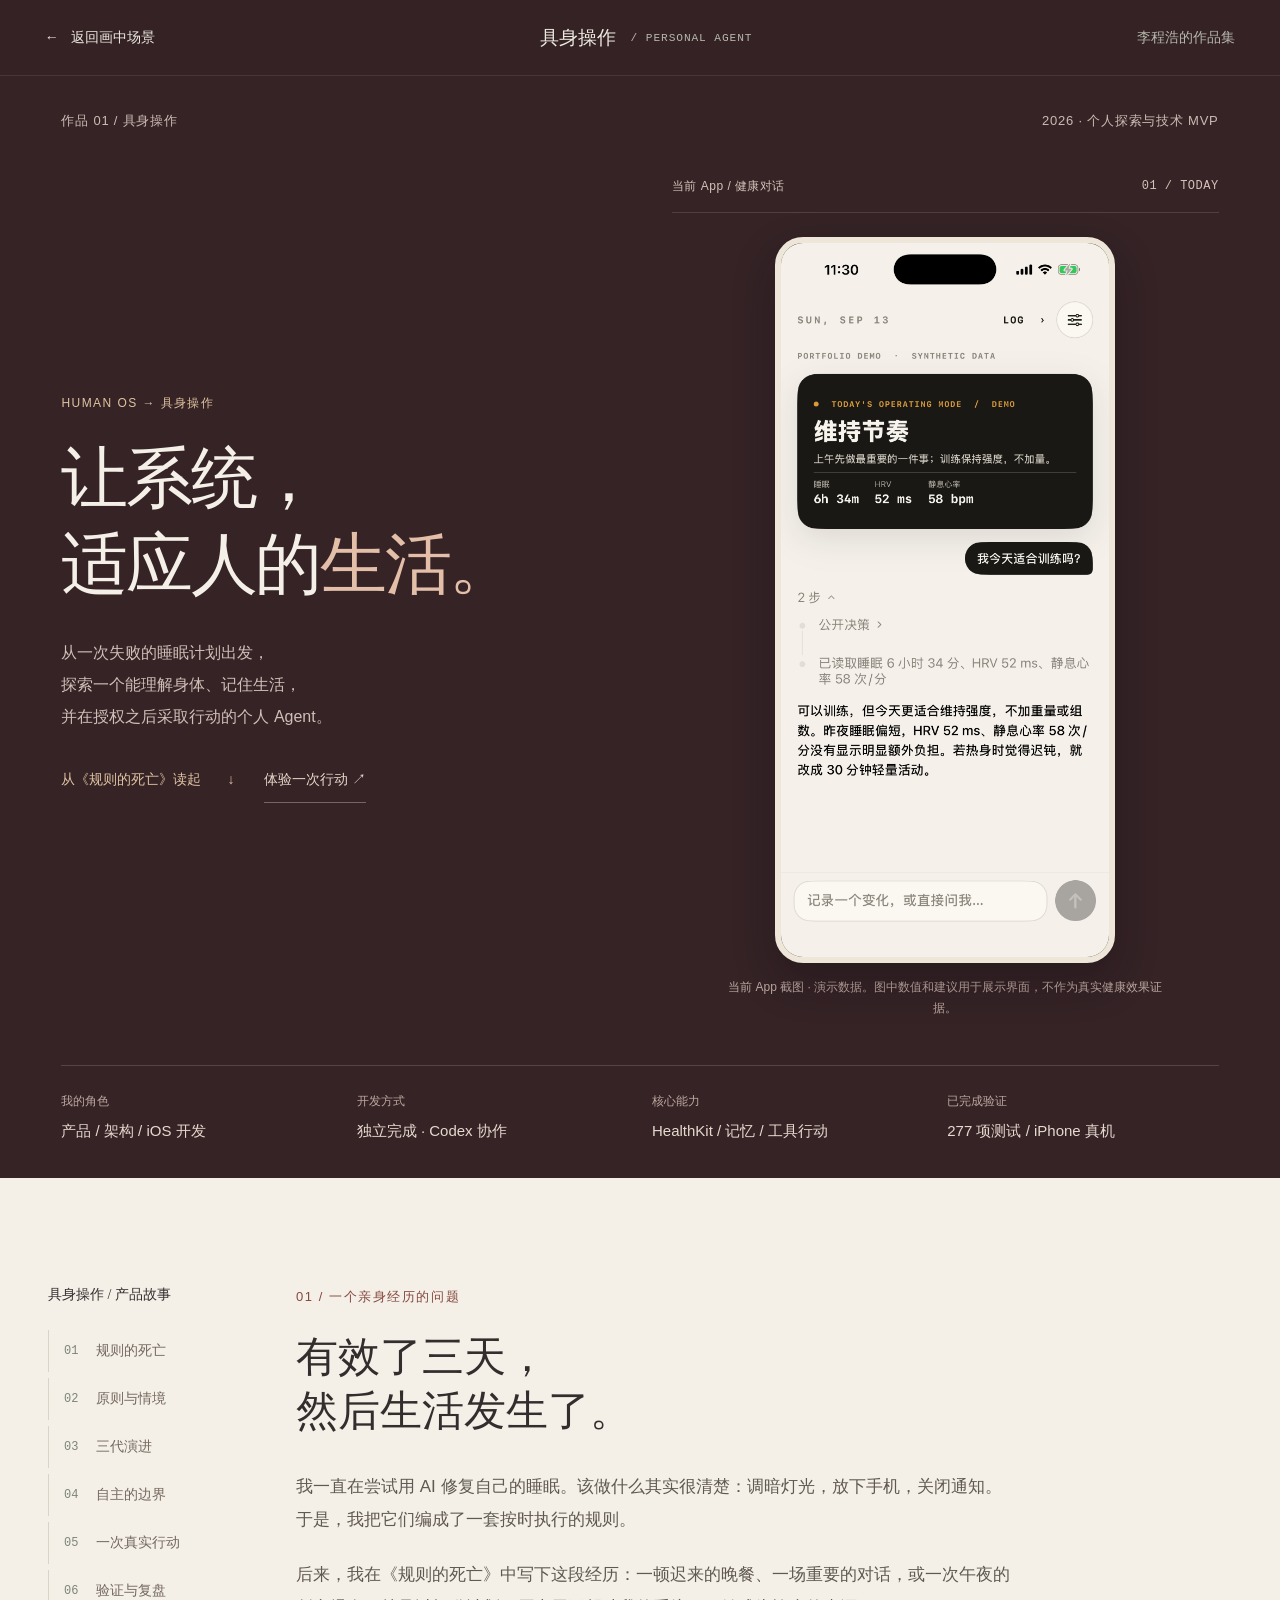
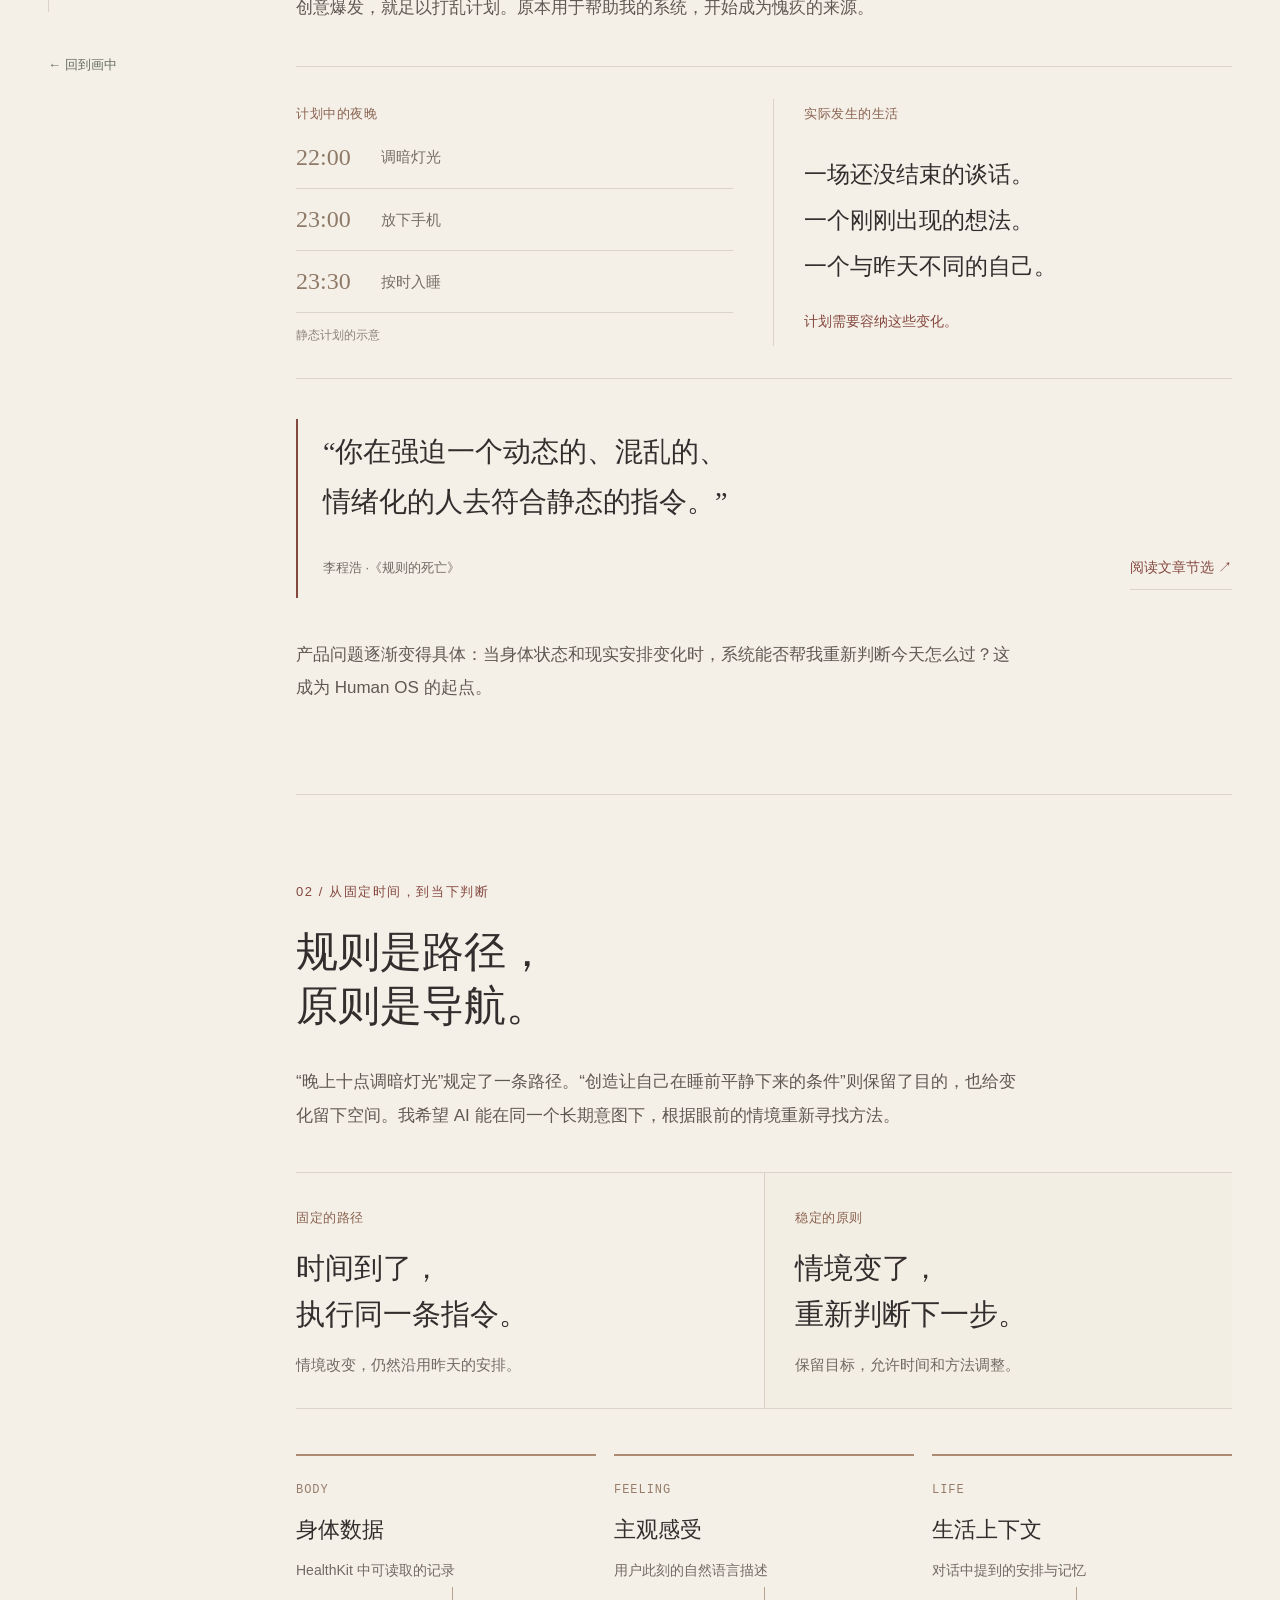
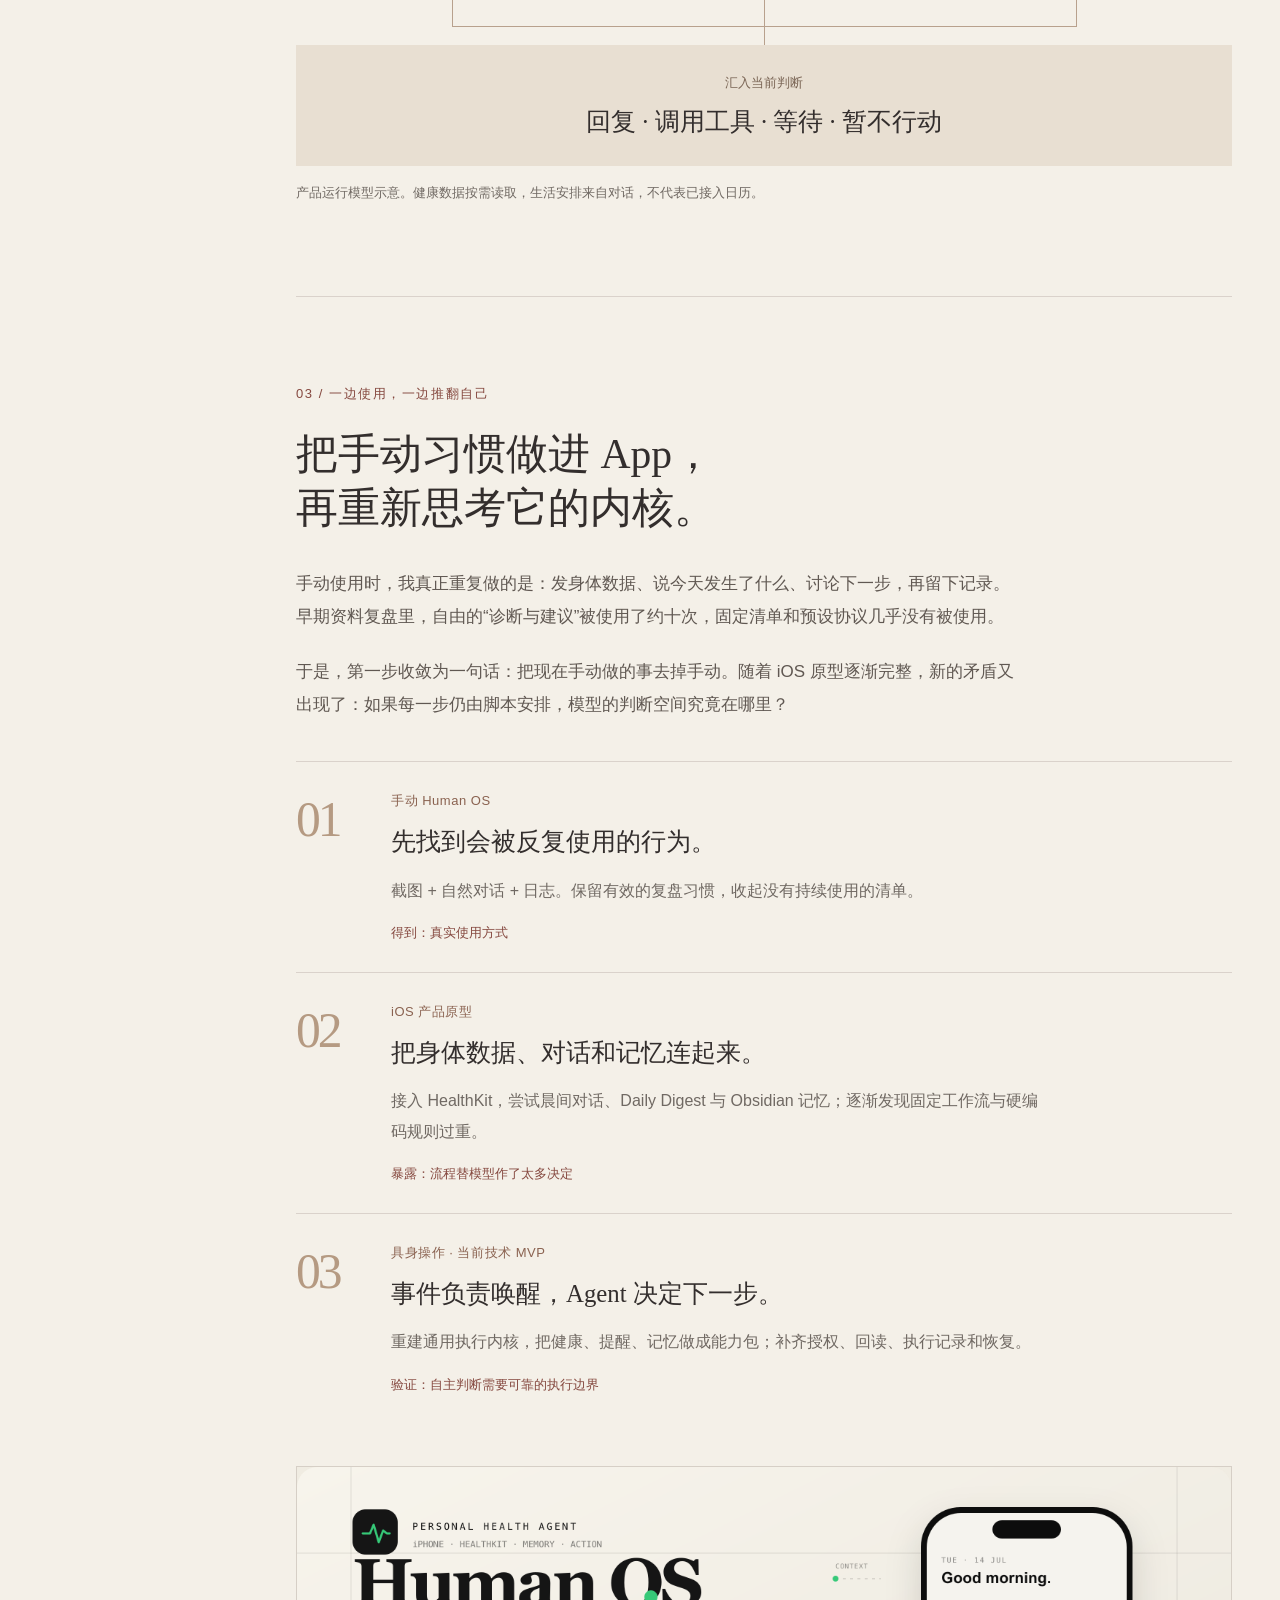
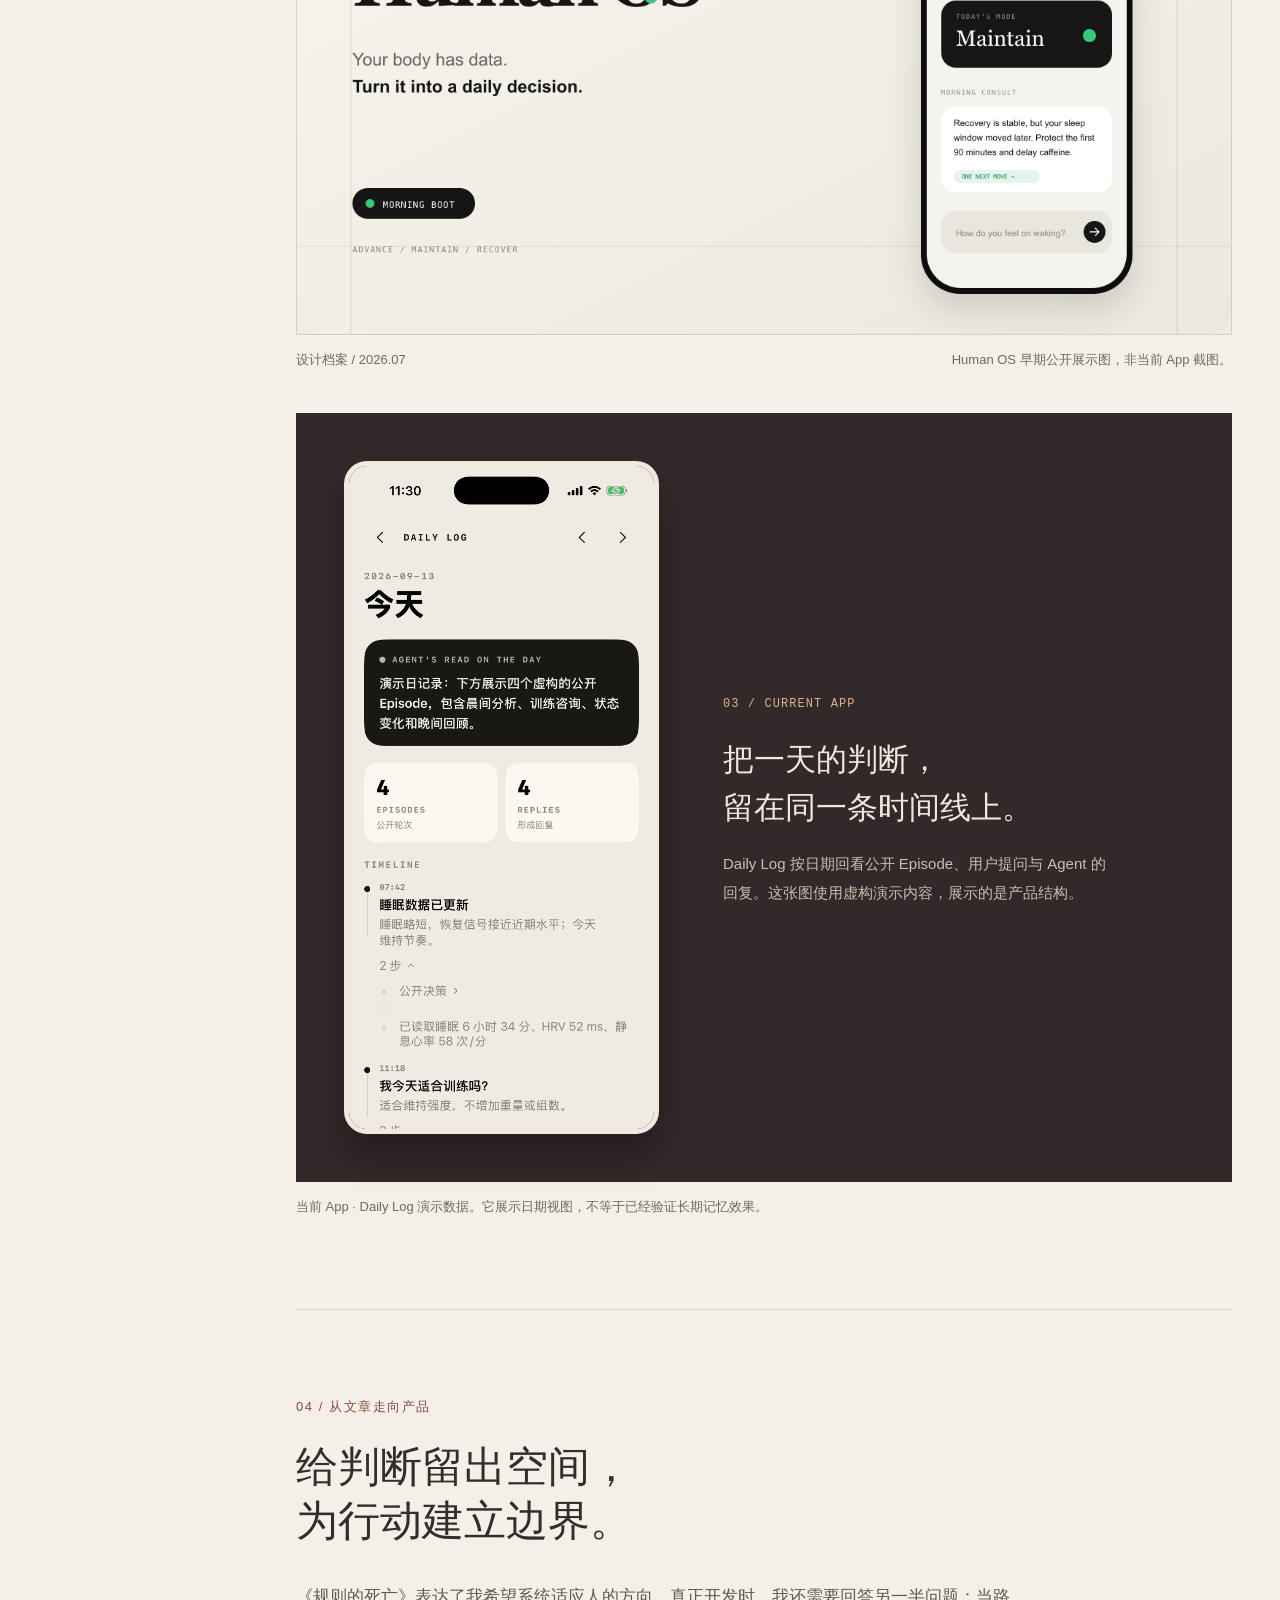
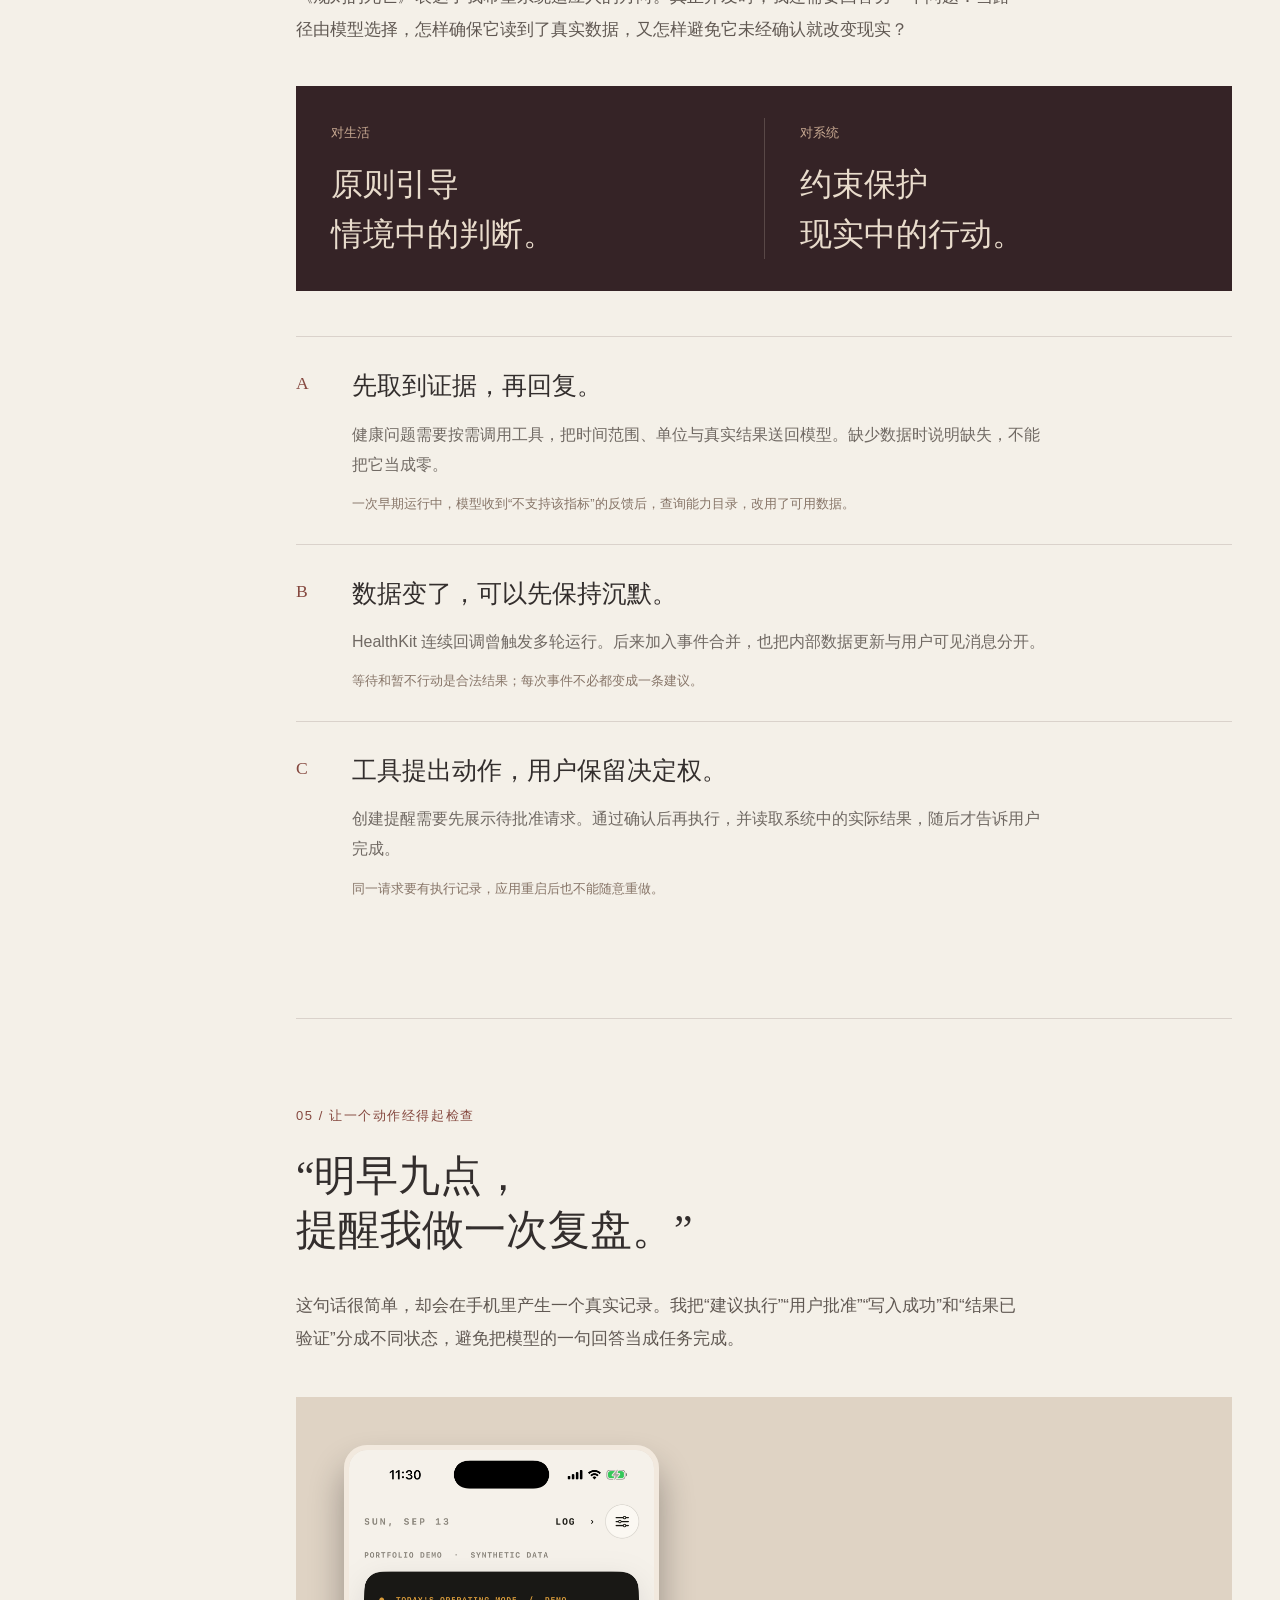
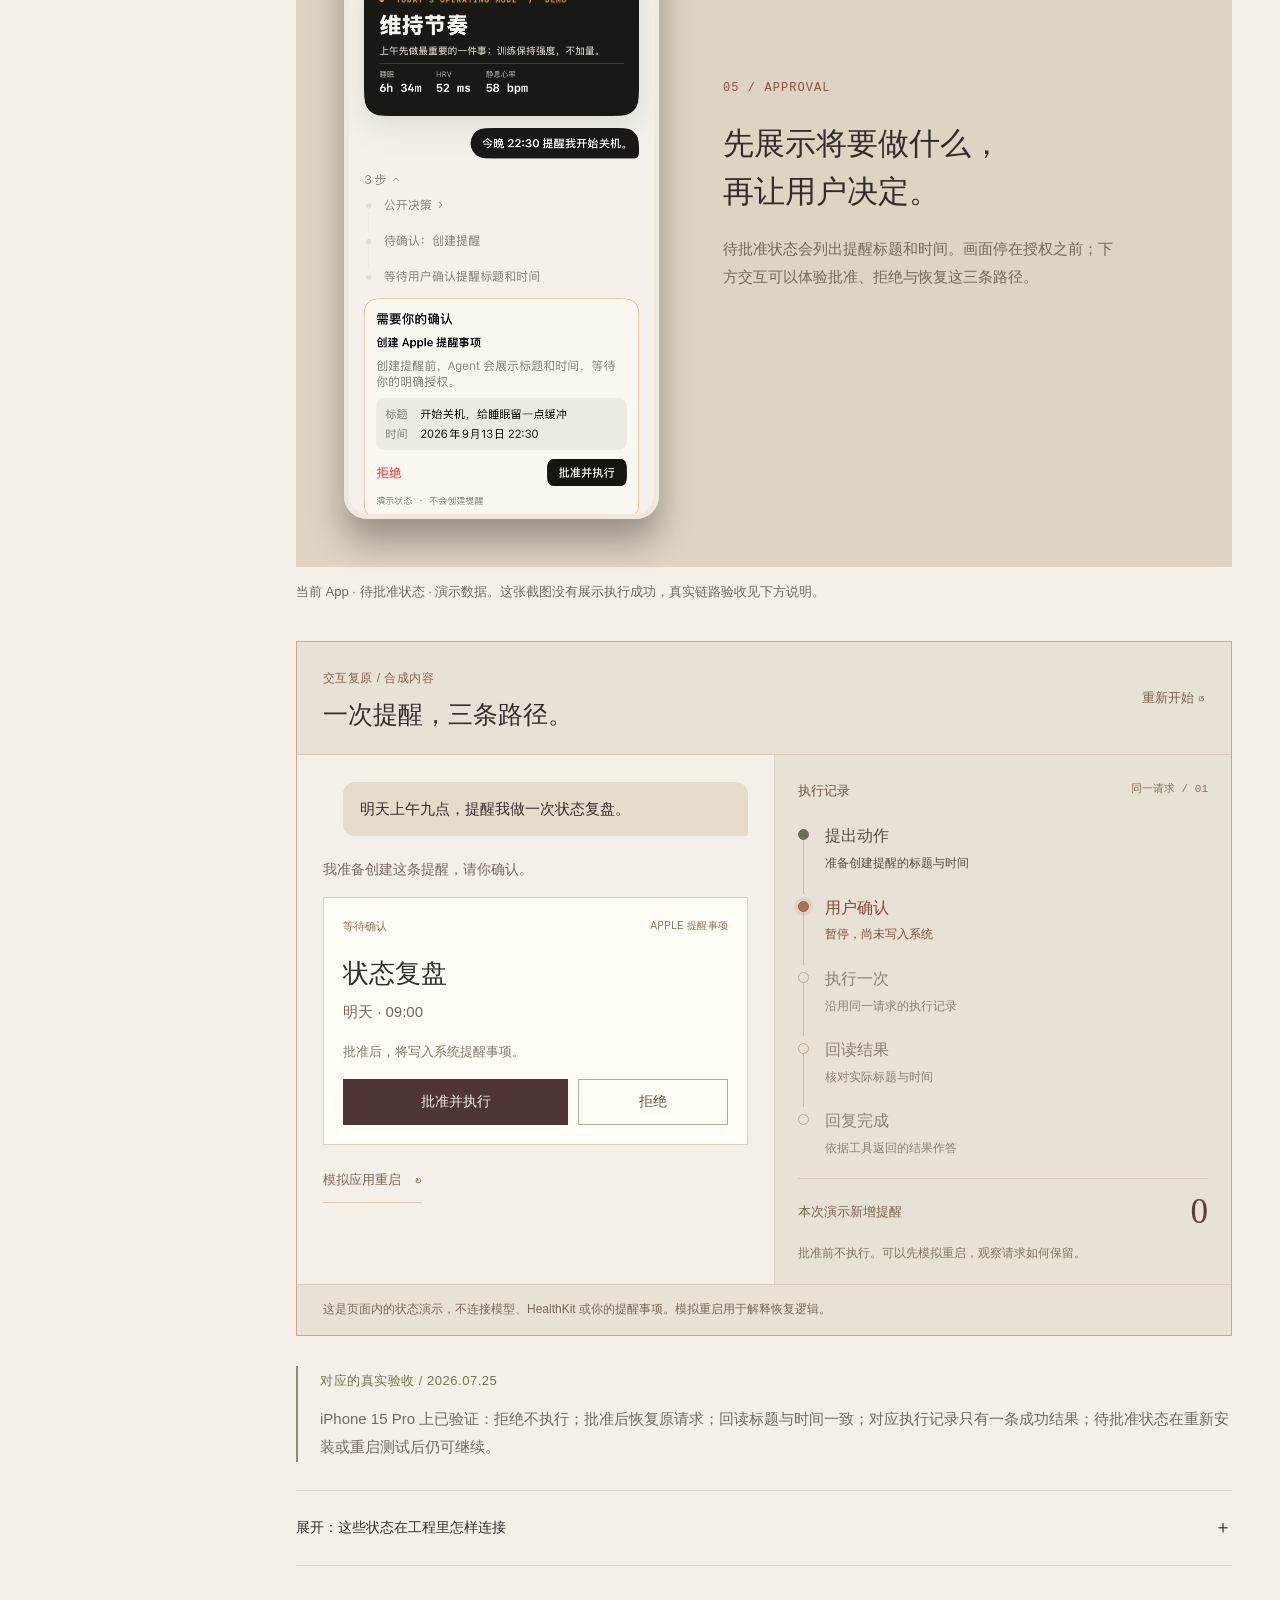
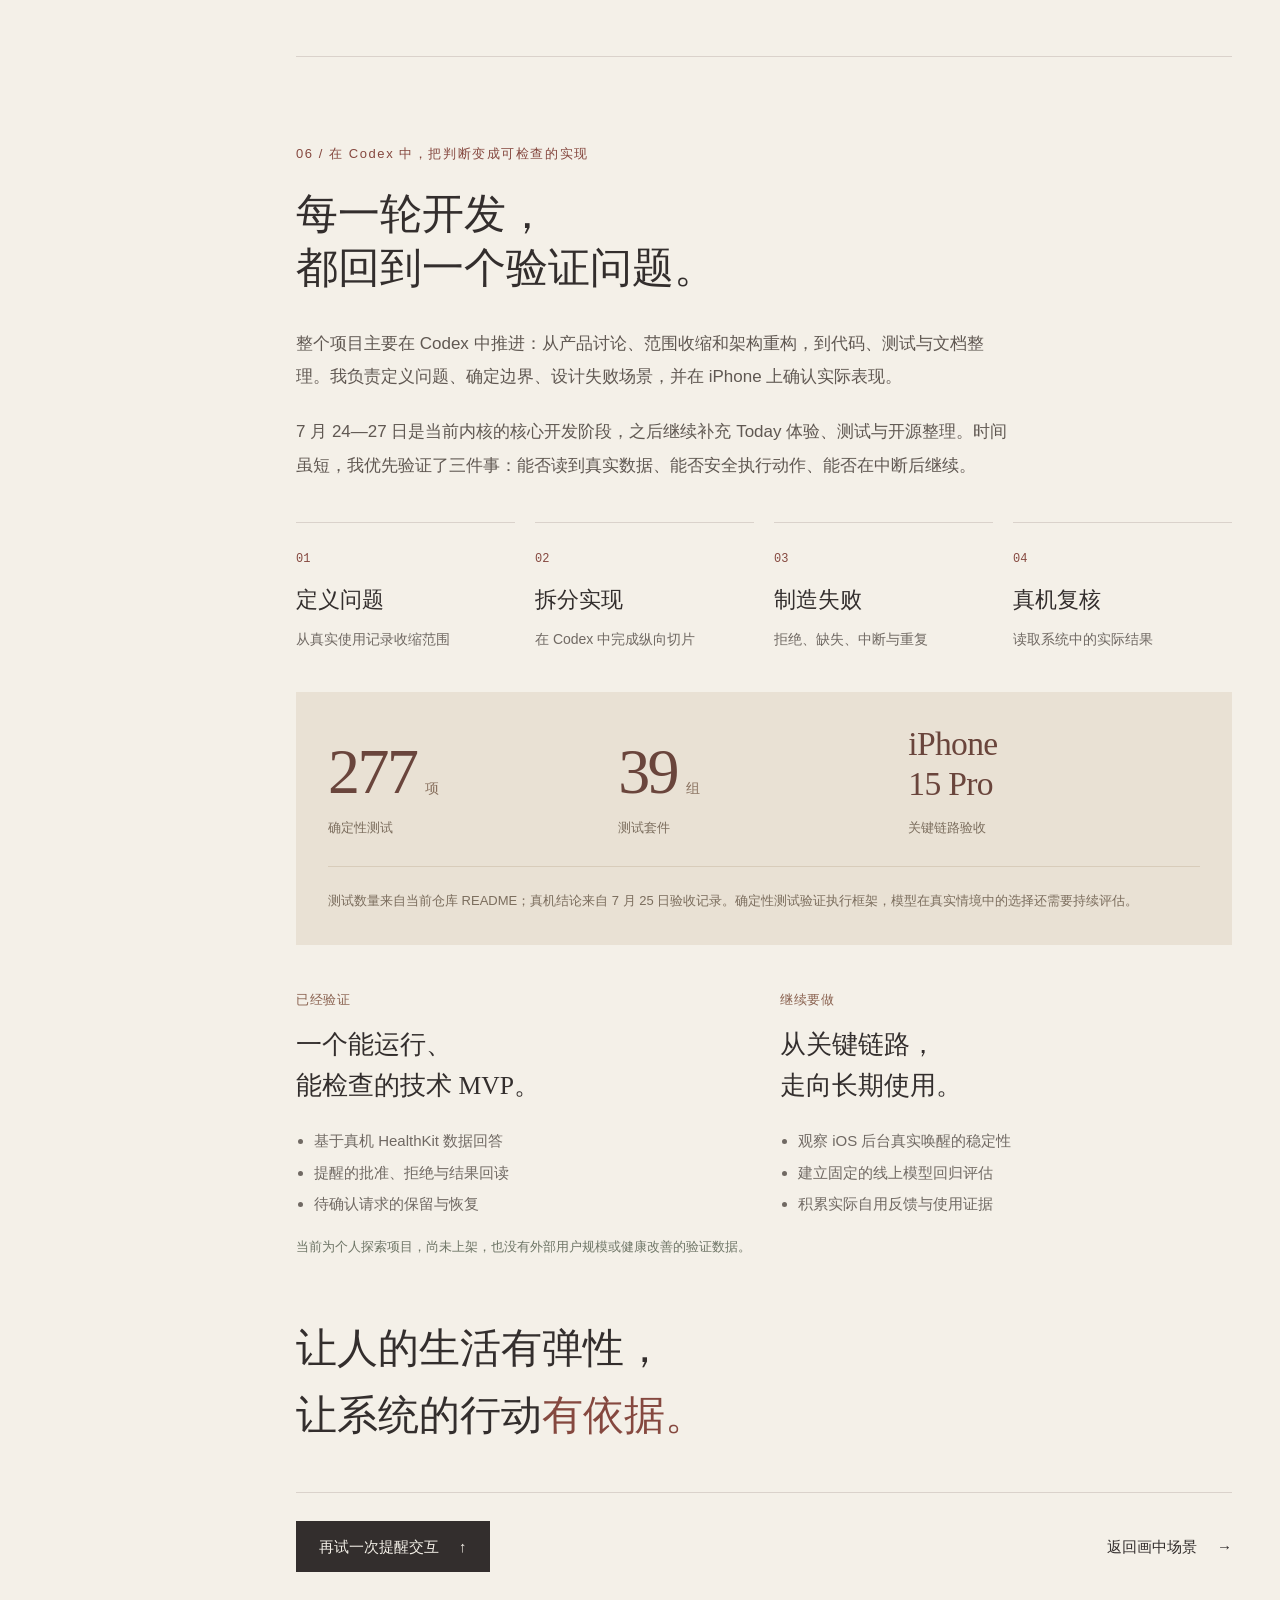
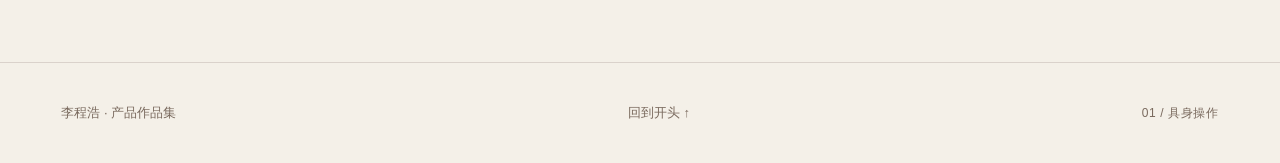
<file: health.html>
<!doctype html>
<html lang="zh-CN">
<head>
  <meta charset="utf-8" />
  <meta name="viewport" content="width=device-width, initial-scale=1" />
  <meta name="theme-color" content="#352326" />
  <meta name="description" content="具身操作：李程浩的个人健康 Agent 项目。从《规则的死亡》中的睡眠实验，到基于 HealthKit、具有授权与恢复能力的 iPhone Agent。" />
  <title>具身操作｜让系统适应人的生活</title>
  <link rel="icon" type="image/svg+xml" href="data:image/svg+xml,%3Csvg xmlns='http://www.w3.org/2000/svg' viewBox='0 0 64 64'%3E%3Crect width='64' height='64' rx='12' fill='%23352326'/%3E%3Cpath d='M10 34h12l6-15 9 29 6-14h11' fill='none' stroke='%23ead9bd' stroke-width='3'/%3E%3C/svg%3E" />
  <link rel="stylesheet" href="sanfen.css" />
  <link rel="stylesheet" href="health.css" />
  <script src="health.js" defer></script>
</head>
<body class="health-case">
  <a class="skip-link" href="#story">跳到项目故事</a>
  <header class="case-header">
    <a class="back-link" href="index.html#health"><span aria-hidden="true">←</span> 返回画中场景</a>
    <a class="case-wordmark" href="#top">具身操作 <span>/ PERSONAL AGENT</span></a>
    <a class="header-author" href="index.html">李程浩的作品集</a>
    <div class="reading-line" aria-hidden="true"><span id="readingProgress"></span></div>
  </header>
  <main>
    <section class="hero health-hero" id="top" aria-labelledby="caseTitle">
      <div class="hero-topline"><span>作品 01 / 具身操作</span><span>2026 · 个人探索与技术 MVP</span></div>
      <div class="hero-grid">
        <div class="hero-copy">
          <p class="eyebrow">HUMAN OS → 具身操作</p>
          <h1 id="caseTitle">让系统，<br />适应人的<span class="hero-emphasis">生活。</span></h1>
          <p class="hero-lead">从一次失败的睡眠计划出发，<br />探索一个能理解身体、记住生活，<br />并在授权之后采取行动的个人 Agent。</p>
          <div class="hero-actions"><a class="read-story" href="#origin">从《规则的死亡》读起 <span aria-hidden="true">↓</span></a><a href="#action" class="hero-demo-link">体验一次行动 ↗</a></div>
        </div>
        <figure class="hero-product">
          <div class="product-caption"><span>当前 App / 健康对话</span><span>01 / TODAY</span></div>
          <button class="screenshot-trigger hero-screenshot" type="button" data-screenshot="assets/health/health-trace-demo.png" aria-label="放大查看当前 App 的健康对话演示截图">
            <img src="assets/health/health-trace-demo.png" width="1206" height="2622" alt="当前 App 的 Today 页面演示：用户询问今天是否适合训练，公开执行步骤显示读取睡眠、HRV 与静息心率，随后给出维持强度的回答；页面明确标注为合成数据" fetchpriority="high" />
            <span class="screenshot-enlarge" aria-hidden="true">查看原图 ↗</span>
          </button>
          <figcaption>当前 App 截图 · 演示数据。图中数值和建议用于展示界面，不作为真实健康效果证据。</figcaption>
        </figure>
      </div>
      <dl class="health-facts"><div><dt>我的角色</dt><dd>产品 / 架构 / iOS 开发</dd></div><div><dt>开发方式</dt><dd>独立完成 · Codex 协作</dd></div><div><dt>核心能力</dt><dd>HealthKit / 记忆 / 工具行动</dd></div><div><dt>已完成验证</dt><dd>277 项测试 / iPhone 真机</dd></div></dl>
    </section>

    <div class="story-layout" id="story">
      <aside class="story-rail" aria-label="具身操作项目故事目录"><p class="rail-label">具身操作 / 产品故事</p><nav id="chapterNav"><a href="#origin"><span>01</span> 规则的死亡</a><a href="#principle"><span>02</span> 原则与情境</a><a href="#evolution"><span>03</span> 三代演进</a><a href="#boundaries"><span>04</span> 自主的边界</a><a href="#action"><span>05</span> 一次真实行动</a><a href="#reflection"><span>06</span> 验证与复盘</a></nav><a class="rail-return" href="index.html#health">← 回到画中</a></aside>
      <article class="story-body">
        <section class="chapter" id="origin" aria-labelledby="originTitle">
          <div class="chapter-heading reveal"><p class="eyebrow">01 / 一个亲身经历的问题</p><h2 id="originTitle">有效了三天，<br />然后生活发生了。</h2></div>
          <div class="prose reveal"><p>我一直在尝试用 AI 修复自己的睡眠。该做什么其实很清楚：调暗灯光，放下手机，关闭通知。于是，我把它们编成了一套按时执行的规则。</p><p>后来，我在《规则的死亡》中写下这段经历：一顿迟来的晚餐、一场重要的对话，或一次午夜的创意爆发，就足以打乱计划。原本用于帮助我的系统，开始成为愧疚的来源。</p></div>
          <div class="schedule-essay reveal"><div class="schedule-column"><span class="small-label">计划中的夜晚</span><p><time>22:00</time><span>调暗灯光</span></p><p><time>23:00</time><span>放下手机</span></p><p><time>23:30</time><span>按时入睡</span></p><small>静态计划的示意</small></div><div class="life-column"><span class="small-label">实际发生的生活</span><p>一场还没结束的谈话。<br />一个刚刚出现的想法。<br />一个与昨天不同的自己。</p><span class="margin-note">计划需要容纳这些变化。</span></div></div>
          <blockquote class="article-pull reveal"><p>“你在强迫一个动态的、混乱的、<br />情绪化的人去符合静态的指令。”</p><footer><cite>李程浩 ·《规则的死亡》</cite><button type="button" class="text-button" id="openEssay">阅读文章节选 ↗</button></footer></blockquote>
          <div class="prose reveal"><p>产品问题逐渐变得具体：当身体状态和现实安排变化时，系统能否帮我重新判断今天怎么过？这成为 Human OS 的起点。</p></div>
        </section>

        <section class="chapter" id="principle" aria-labelledby="principleTitle">
          <div class="chapter-heading reveal"><p class="eyebrow">02 / 从固定时间，到当下判断</p><h2 id="principleTitle">规则是路径，<br />原则是导航。</h2></div>
          <div class="prose reveal"><p>“晚上十点调暗灯光”规定了一条路径。“创造让自己在睡前平静下来的条件”则保留了目的，也给变化留下空间。我希望 AI 能在同一个长期意图下，根据眼前的情境重新寻找方法。</p></div>
          <div class="principle-comparison reveal"><div><span class="small-label">固定的路径</span><h3>时间到了，<br />执行同一条指令。</h3><p>情境改变，仍然沿用昨天的安排。</p></div><div><span class="small-label">稳定的原则</span><h3>情境变了，<br />重新判断下一步。</h3><p>保留目标，允许时间和方法调整。</p></div></div>
          <figure class="context-map reveal" aria-label="身体数据、主观感受和当天安排共同进入当前判断"><div class="context-inputs"><div><span>BODY</span><h3>身体数据</h3><p>HealthKit 中可读取的记录</p></div><div><span>FEELING</span><h3>主观感受</h3><p>用户此刻的自然语言描述</p></div><div><span>LIFE</span><h3>生活上下文</h3><p>对话中提到的安排与记忆</p></div></div><div class="context-connector" aria-hidden="true"><span></span><span></span><span></span></div><div class="context-result"><span>汇入当前判断</span><p>回复 · 调用工具 · 等待 · 暂不行动</p></div><figcaption>产品运行模型示意。健康数据按需读取，生活安排来自对话，不代表已接入日历。</figcaption></figure>
        </section>

        <section class="chapter" id="evolution" aria-labelledby="evolutionTitle">
          <div class="chapter-heading reveal"><p class="eyebrow">03 / 一边使用，一边推翻自己</p><h2 id="evolutionTitle">把手动习惯做进 App，<br />再重新思考它的内核。</h2></div>
          <div class="prose reveal"><p>手动使用时，我真正重复做的是：发身体数据、说今天发生了什么、讨论下一步，再留下记录。早期资料复盘里，自由的“诊断与建议”被使用了约十次，固定清单和预设协议几乎没有被使用。</p><p>于是，第一步收敛为一句话：把现在手动做的事去掉手动。随着 iOS 原型逐渐完整，新的矛盾又出现了：如果每一步仍由脚本安排，模型的判断空间究竟在哪里？</p></div>
          <ol class="generation-list reveal"><li><span class="generation-number">01</span><div><p class="small-label">手动 Human OS</p><h3>先找到会被反复使用的行为。</h3><p>截图 + 自然对话 + 日志。保留有效的复盘习惯，收起没有持续使用的清单。</p><span class="generation-conclusion">得到：真实使用方式</span></div></li><li><span class="generation-number">02</span><div><p class="small-label">iOS 产品原型</p><h3>把身体数据、对话和记忆连起来。</h3><p>接入 HealthKit，尝试晨间对话、Daily Digest 与 Obsidian 记忆；逐渐发现固定工作流与硬编码规则过重。</p><span class="generation-conclusion">暴露：流程替模型作了太多决定</span></div></li><li><span class="generation-number">03</span><div><p class="small-label">具身操作 · 当前技术 MVP</p><h3>事件负责唤醒，Agent 决定下一步。</h3><p>重建通用执行内核，把健康、提醒、记忆做成能力包；补齐授权、回读、执行记录和恢复。</p><span class="generation-conclusion">验证：自主判断需要可靠的执行边界</span></div></li></ol>
          <figure class="archive-figure reveal"><img src="assets/health/human-os-early.png" width="1280" height="640" loading="lazy" alt="Human OS 早期公开展示设计，包含 Morning Boot、今日模式和晨间对话概念" /><figcaption><span>设计档案 / 2026.07</span><span>Human OS 早期公开展示图，非当前 App 截图。</span></figcaption></figure>
          <figure class="product-evidence reveal">
            <div class="evidence-stage"><button class="screenshot-trigger evidence-phone" type="button" data-screenshot="assets/health/daily-log-demo.png" aria-label="放大查看当前 App 的 Daily Log 演示截图"><img src="assets/health/daily-log-demo.png" width="1206" height="2622" alt="当前 App 的 Daily Log 演示界面：按日期排列公开 Episode，展示睡眠数据更新、训练咨询与当日时间线，页面内容注明是虚构演示" /><span class="screenshot-enlarge" aria-hidden="true">查看原图 ↗</span></button><div class="evidence-stage-copy"><span>03 / CURRENT APP</span><h3>把一天的判断，<br />留在同一条时间线上。</h3><p>Daily Log 按日期回看公开 Episode、用户提问与 Agent 的回复。这张图使用虚构演示内容，展示的是产品结构。</p></div></div>
            <figcaption>当前 App · Daily Log 演示数据。它展示日期视图，不等于已经验证长期记忆效果。</figcaption>
          </figure>
        </section>

        <section class="chapter" id="boundaries" aria-labelledby="boundariesTitle">
          <div class="chapter-heading reveal"><p class="eyebrow">04 / 从文章走向产品</p><h2 id="boundariesTitle">给判断留出空间，<br />为行动建立边界。</h2></div>
          <div class="prose reveal"><p>《规则的死亡》表达了我希望系统适应人的方向。真正开发时，我还需要回答另一半问题：当路径由模型选择，怎样确保它读到了真实数据，又怎样避免它未经确认就改变现实？</p></div>
          <div class="boundary-statement reveal"><div><span>对生活</span><p>原则引导<br />情境中的判断。</p></div><div><span>对系统</span><p>约束保护<br />现实中的行动。</p></div></div>
          <div class="decision-notes reveal"><div><span class="note-index">A</span><div><h3>先取到证据，再回复。</h3><p>健康问题需要按需调用工具，把时间范围、单位与真实结果送回模型。缺少数据时说明缺失，不能把它当成零。</p><small>一次早期运行中，模型收到“不支持该指标”的反馈后，查询能力目录，改用了可用数据。</small></div></div><div><span class="note-index">B</span><div><h3>数据变了，可以先保持沉默。</h3><p>HealthKit 连续回调曾触发多轮运行。后来加入事件合并，也把内部数据更新与用户可见消息分开。</p><small>等待和暂不行动是合法结果；每次事件不必都变成一条建议。</small></div></div><div><span class="note-index">C</span><div><h3>工具提出动作，用户保留决定权。</h3><p>创建提醒需要先展示待批准请求。通过确认后再执行，并读取系统中的实际结果，随后才告诉用户完成。</p><small>同一请求要有执行记录，应用重启后也不能随意重做。</small></div></div></div>
        </section>

        <section class="chapter" id="action" aria-labelledby="actionTitle">
          <div class="chapter-heading reveal"><p class="eyebrow">05 / 让一个动作经得起检查</p><h2 id="actionTitle">“明早九点，<br />提醒我做一次复盘。”</h2></div>
          <div class="prose reveal"><p>这句话很简单，却会在手机里产生一个真实记录。我把“建议执行”“用户批准”“写入成功”和“结果已验证”分成不同状态，避免把模型的一句回答当成任务完成。</p></div>
          <figure class="product-evidence approval-evidence reveal"><div class="evidence-stage"><button class="screenshot-trigger evidence-phone" type="button" data-screenshot="assets/health/approval-demo.png" aria-label="放大查看当前 App 的待批准提醒演示截图"><img src="assets/health/approval-demo.png" width="1206" height="2622" alt="当前 App 的提醒授权演示界面：用户要求晚上 22:30 提醒关机，Agent 显示待确认的标题和时间，提供拒绝与批准并执行按钮；页面标注使用合成数据" /><span class="screenshot-enlarge" aria-hidden="true">查看原图 ↗</span></button><div class="evidence-stage-copy"><span>05 / APPROVAL</span><h3>先展示将要做什么，<br />再让用户决定。</h3><p>待批准状态会列出提醒标题和时间。画面停在授权之前；下方交互可以体验批准、拒绝与恢复这三条路径。</p></div></div><figcaption>当前 App · 待批准状态 · 演示数据。这张截图没有展示执行成功，真实链路验收见下方说明。</figcaption></figure>
          <div class="action-demo reveal" id="actionDemo" data-phase="pending">
            <div class="demo-topbar"><div><span class="small-label">交互复原 / 合成内容</span><p>一次提醒，三条路径。</p></div><button id="resetDemo" class="demo-reset" type="button">重新开始 ↺</button></div>
            <div class="action-demo-grid">
              <div class="demo-conversation"><div class="demo-user">明天上午九点，提醒我做一次状态复盘。</div><p class="agent-preamble">我准备创建这条提醒，请你确认。</p><div class="approval-card" id="approvalCard"><div class="approval-card-head"><span id="approvalStatus">等待确认</span><span>APPLE 提醒事项</span></div><h3>状态复盘</h3><p class="reminder-time">明天 · 09:00</p><p class="approval-description">批准后，将写入系统提醒事项。</p><div class="approval-controls"><button type="button" id="approveAction">批准并执行</button><button type="button" id="rejectAction">拒绝</button></div></div><div class="demo-result" id="demoResult" hidden><span id="resultLabel"></span><p id="resultCopy"></p></div><button type="button" class="restart-action" id="restartDemo">模拟应用重启 <span aria-hidden="true">↻</span></button><p class="restart-status" id="restartStatus" role="status"></p></div>
              <div class="execution-panel"><div class="execution-heading"><span>执行记录</span><span class="episode-label">同一请求 / 01</span></div><ol class="execution-steps"><li data-step="proposal" class="is-complete"><span class="step-dot"></span><div><h4>提出动作</h4><p>准备创建提醒的标题与时间</p></div></li><li data-step="approval" class="is-current"><span class="step-dot"></span><div><h4>用户确认</h4><p id="approvalTrace">暂停，尚未写入系统</p></div></li><li data-step="execution"><span class="step-dot"></span><div><h4>执行一次</h4><p>沿用同一请求的执行记录</p></div></li><li data-step="readback"><span class="step-dot"></span><div><h4>回读结果</h4><p>核对实际标题与时间</p></div></li><li data-step="reply"><span class="step-dot"></span><div><h4>回复完成</h4><p>依据工具返回的结果作答</p></div></li></ol><div class="write-counter"><span>本次演示新增提醒</span><strong id="writeCount">0</strong></div><p class="execution-note" id="executionNote">批准前不执行。可以先模拟重启，观察请求如何保留。</p></div>
            </div>
            <p class="demo-disclaimer">这是页面内的状态演示，不连接模型、HealthKit 或你的提醒事项。模拟重启用于解释恢复逻辑。</p>
            <p class="sr-only" id="demoAnnouncement" role="status" aria-atomic="true"></p>
          </div>
          <div class="acceptance-note reveal"><span class="small-label">对应的真实验收 / 2026.07.25</span><p>iPhone 15 Pro 上已验证：拒绝不执行；批准后恢复原请求；回读标题与时间一致；对应执行记录只有一条成功结果；待批准状态在重新安装或重启测试后仍可继续。</p></div>
          <details class="technical-detail"><summary>展开：这些状态在工程里怎样连接 <span aria-hidden="true">＋</span></summary><p>模型提出工具调用 → 参数校验 → 权限检查 → 保存待确认请求 → 用户决定 → 持久化幂等记录 → EventKit 执行 → 回读验证 → 记录结果 → 返回模型。</p><p>进程中断时保存 checkpoint；恢复时沿用原 episode。幂等与不确定状态处理用于降低重复执行风险，不承诺所有故障下“恰好一次”。</p></details>
        </section>

        <section class="chapter reflection" id="reflection" aria-labelledby="reflectionTitle">
          <div class="chapter-heading reveal"><p class="eyebrow">06 / 在 Codex 中，把判断变成可检查的实现</p><h2 id="reflectionTitle">每一轮开发，<br />都回到一个验证问题。</h2></div>
          <div class="prose reveal"><p>整个项目主要在 Codex 中推进：从产品讨论、范围收缩和架构重构，到代码、测试与文档整理。我负责定义问题、确定边界、设计失败场景，并在 iPhone 上确认实际表现。</p><p>7 月 24—27 日是当前内核的核心开发阶段，之后继续补充 Today 体验、测试与开源整理。时间虽短，我优先验证了三件事：能否读到真实数据、能否安全执行动作、能否在中断后继续。</p></div>
          <ol class="build-loop reveal"><li><span>01</span><h3>定义问题</h3><p>从真实使用记录收缩范围</p></li><li><span>02</span><h3>拆分实现</h3><p>在 Codex 中完成纵向切片</p></li><li><span>03</span><h3>制造失败</h3><p>拒绝、缺失、中断与重复</p></li><li><span>04</span><h3>真机复核</h3><p>读取系统中的实际结果</p></li></ol>
          <div class="evidence-board reveal"><dl><div><dt>确定性测试</dt><dd>277<span>项</span></dd></div><div><dt>测试套件</dt><dd>39<span>组</span></dd></div><div><dt>关键链路验收</dt><dd class="device-name">iPhone<br />15 Pro</dd></div></dl><p>测试数量来自当前仓库 README；真机结论来自 7 月 25 日验收记录。确定性测试验证执行框架，模型在真实情境中的选择还需要持续评估。</p></div>
          <div class="outcome-columns reveal"><div><span class="small-label">已经验证</span><h3>一个能运行、<br />能检查的技术 MVP。</h3><ul><li>基于真机 HealthKit 数据回答</li><li>提醒的批准、拒绝与结果回读</li><li>待确认请求的保留与恢复</li></ul></div><div><span class="small-label">继续要做</span><h3>从关键链路，<br />走向长期使用。</h3><ul><li>观察 iOS 后台真实唤醒的稳定性</li><li>建立固定的线上模型回归评估</li><li>积累实际自用反馈与使用证据</li></ul></div></div>
          <p class="figure-note">当前为个人探索项目，尚未上架，也没有外部用户规模或健康改善的验证数据。</p>
          <blockquote class="closing-quote reveal">让人的生活有弹性，<br />让系统的行动<em>有依据。</em></blockquote>
          <div class="closing-actions"><a class="external-link" href="#action">再试一次提醒交互 <span aria-hidden="true">↑</span></a><a href="index.html#health">返回画中场景 <span aria-hidden="true">→</span></a></div>
        </section>
      </article>
    </div>
  </main>
  <footer class="case-footer"><span>李程浩 · 产品作品集</span><a href="#top">回到开头 ↑</a><span>01 / 具身操作</span></footer>
  <dialog class="screenshot-dialog" id="screenshotDialog" aria-labelledby="screenshotDialogTitle"><div class="screenshot-dialog-bar"><p id="screenshotDialogTitle">产品界面 · 演示数据</p><button type="button" id="closeScreenshot" autofocus>关闭 ×</button></div><div class="screenshot-dialog-body"><img id="expandedScreenshot" alt="" /></div><p class="screenshot-dialog-caption" id="screenshotDialogCaption"></p></dialog>
  <dialog class="essay-dialog" id="essayDialog" aria-labelledby="essayTitle"><div class="essay-toolbar"><span>作者文章 / 节选</span><button type="button" id="closeEssay" autofocus>关闭 ×</button></div><div class="essay-content"><p class="eyebrow">李程浩 · 产品思考</p><h2 id="essayTitle">规则的死亡</h2><p class="essay-subtitle">AI 系统意味着活在 flow 中，而非遵循脚本运行</p><p>我一直在用 AI 来修复我的睡眠。</p><p>因为和大多数人一样，我清楚知道自己应该做什么。我就是做不到。</p><p>于是我开始建立规则。硬性规则。晚上 10 点，调暗灯光。11 点，放下手机。关闭通知。全套算法紧身衣。</p><p>有效了三天。</p><p>然后生活发生了。一顿迟来的晚餐。一场重要的对话。午夜时分的创意爆发。突然间，我精心设计的系统不再是指导，而变成了愧疚的来源。</p><h3>规则是路径。原则是导航。</h3><p>规则说：“晚上 10 点调暗灯光。”</p><p>原则说：“创造让我的大脑在睡前平静下来的条件。”</p><p>一个是命令。另一个是指南针。</p><p>当你遵循规则时，你在走一条预定的路径。在地形改变之前，它完美运作。然后你就卡住了。</p><p>当你遵循原则时，你在朝着一个结果导航。路径会调整。方法会进化。目的地保持不变。</p><h3>生命是波浪。你的系统应该是水。</h3><p>你的能量在波动。你的情境在变化。你的优先级在转移。</p><p>然而我们构建的系统却假设明天会和今天一模一样。</p><p>目标不是遵循脚本。目标是与你真正重视的东西保持对齐。</p><p class="essay-source">以上为作者原文选段，省略部分段落并整理标点。文中表达产品理念，不代表当前 App 已实现全部设想。</p></div></dialog>
</body>
</html>
</file>
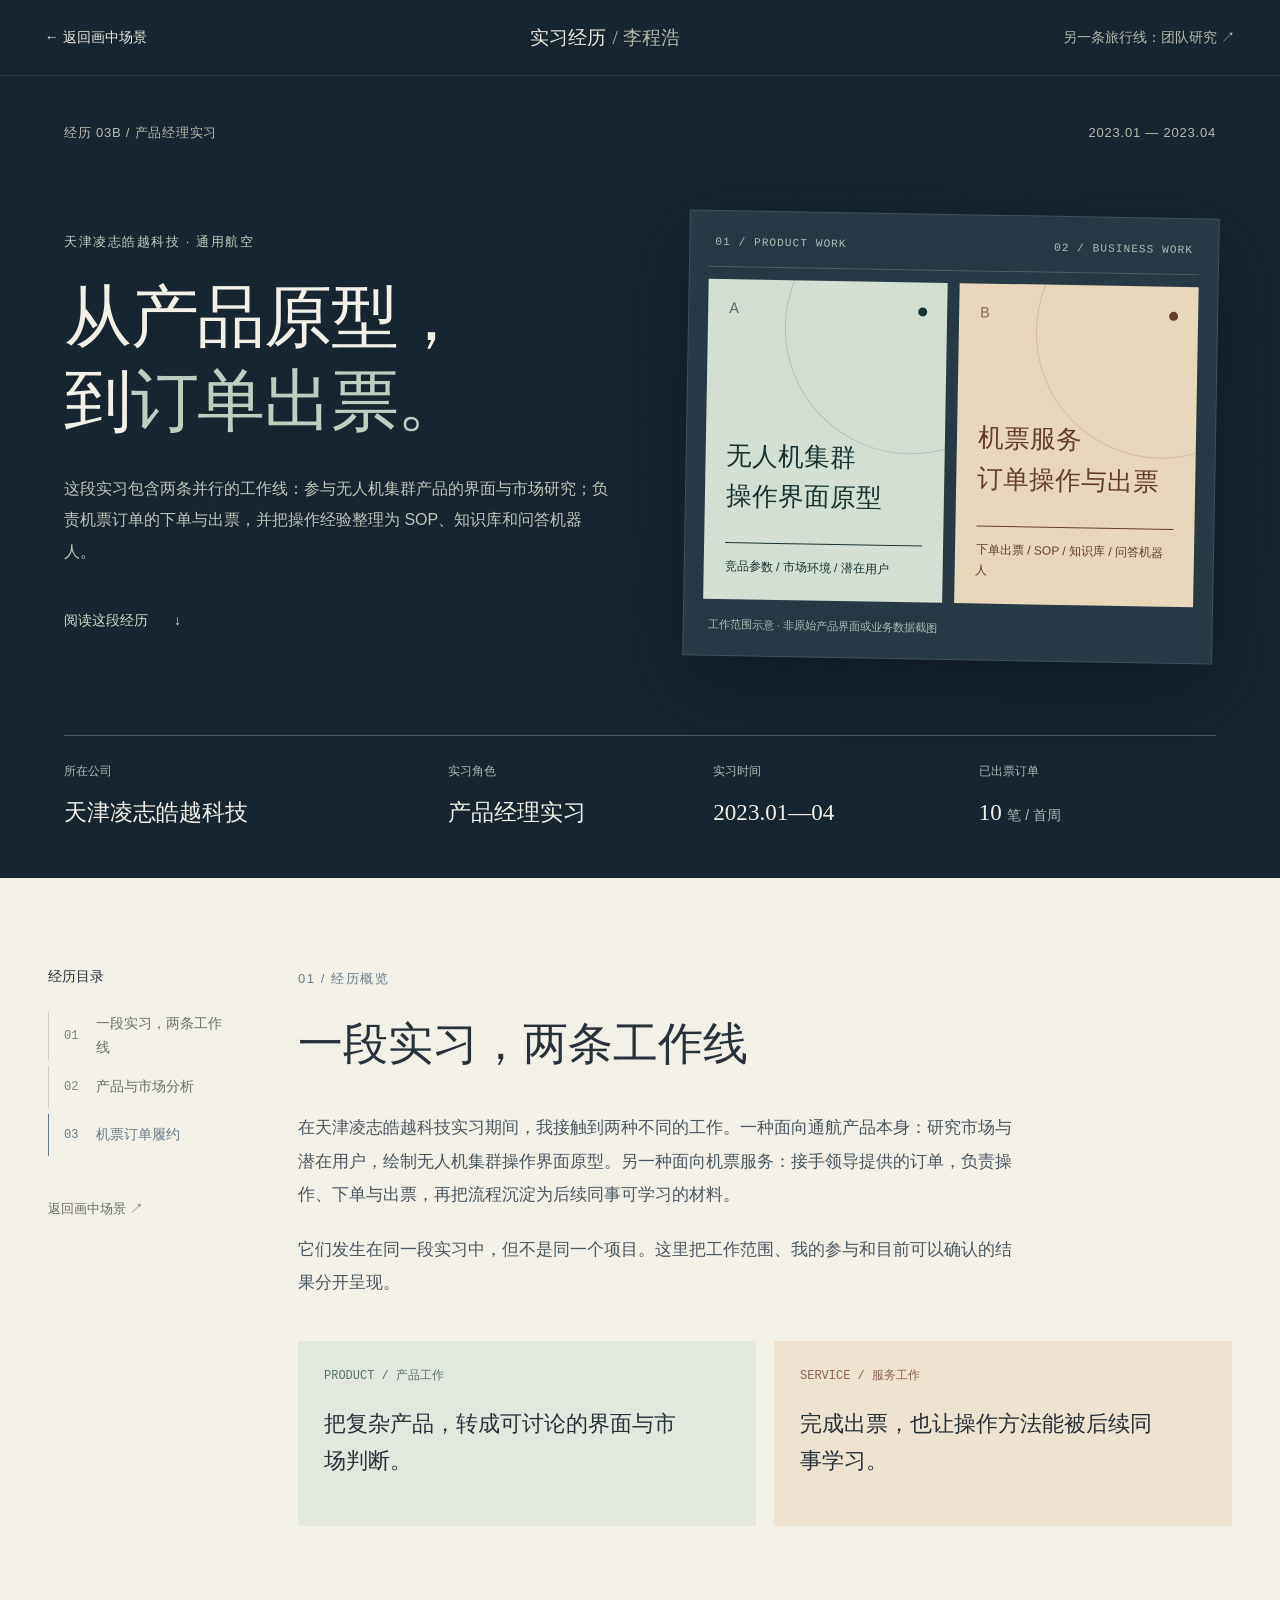
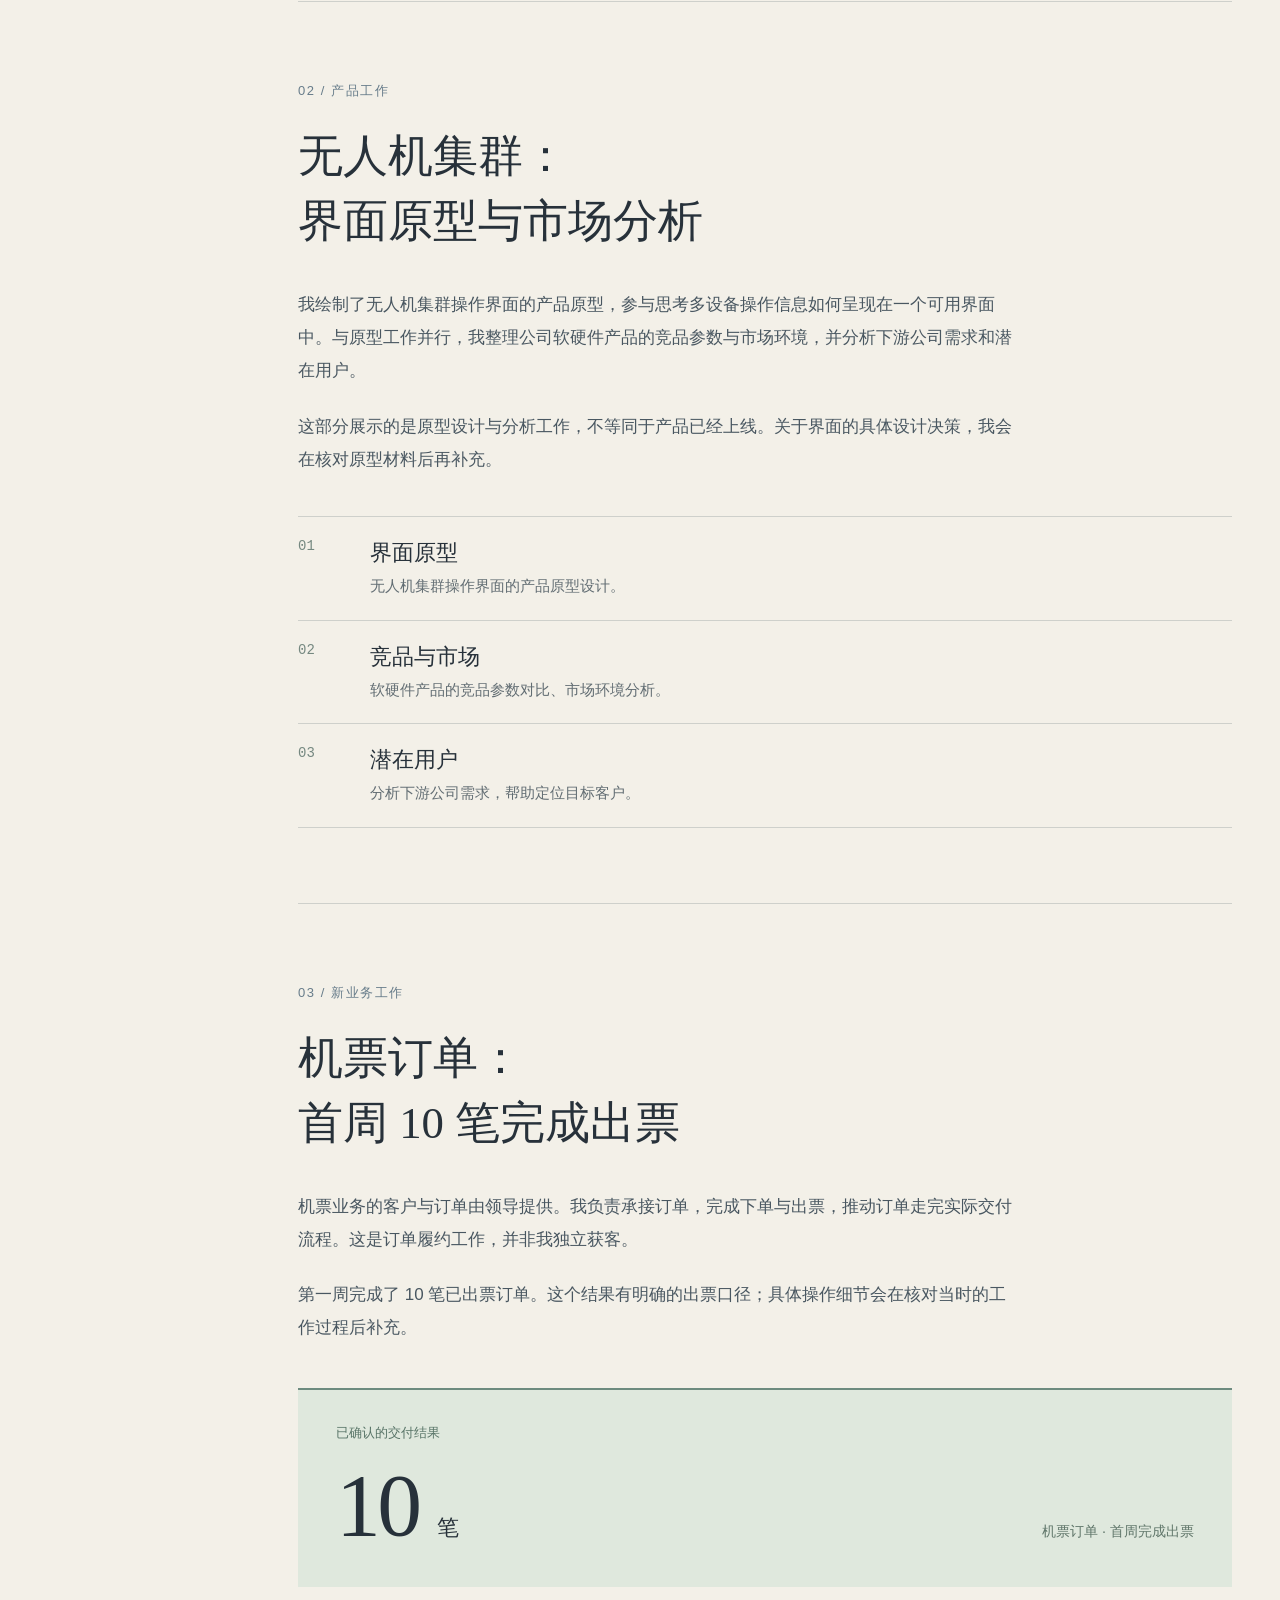
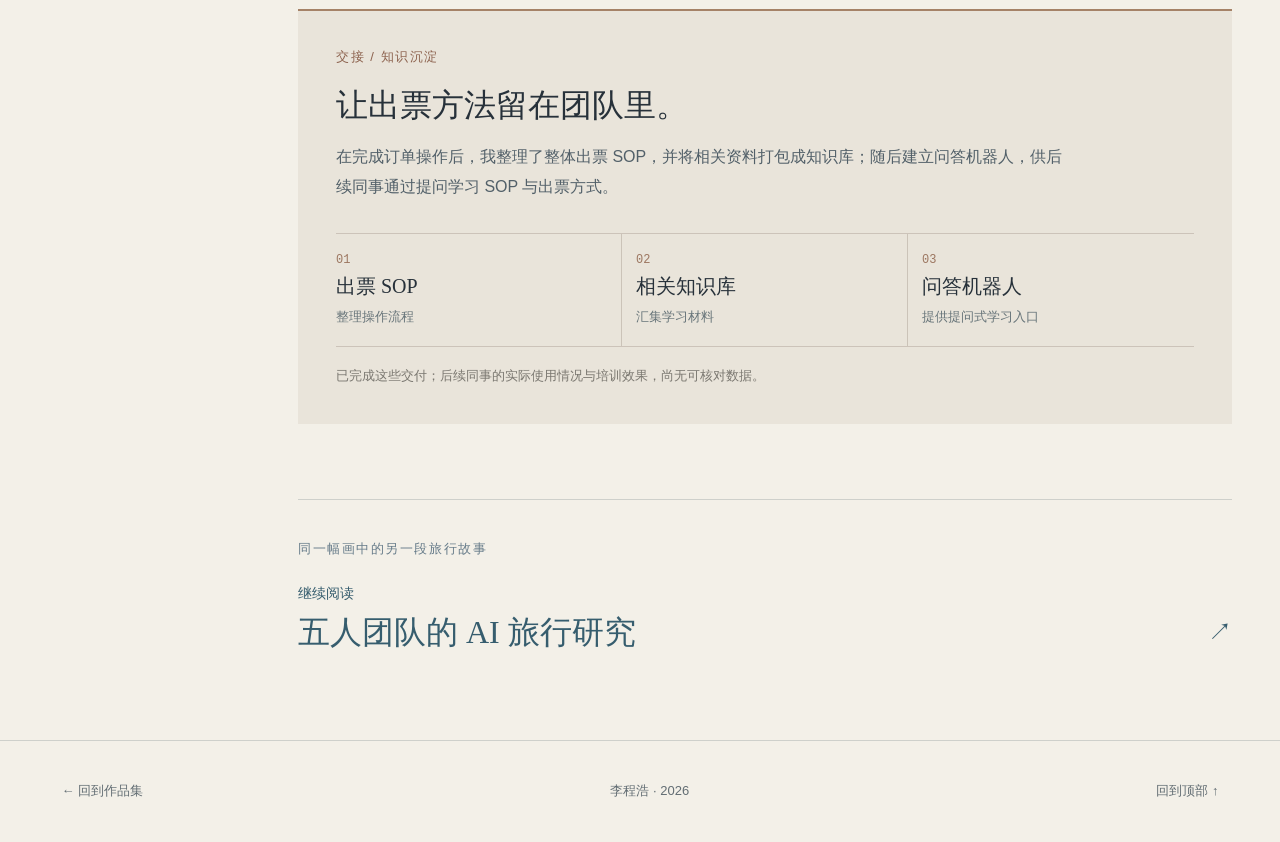
<file: internship.html>
<!doctype html>
<html lang="zh-CN">
<head>
  <meta charset="utf-8">
  <meta name="viewport" content="width=device-width, initial-scale=1">
  <meta name="description" content="李程浩在天津凌志皓越科技的产品经理实习：无人机集群界面原型、市场分析、机票出票与 SOP 知识沉淀。">
  <title>产品原型、出票与知识沉淀｜李程浩</title>
  <link rel="stylesheet" href="sanfen.css">
  <link rel="stylesheet" href="internship.css">
  <script defer src="research.js"></script>
</head>
<body class="internship-page">
  <a class="skip-link" href="#story">跳到正文</a>
  <header class="case-header">
    <a class="back-link" href="index.html#travel">← 返回画中场景</a>
    <a class="case-wordmark" href="#top">实习经历 <span>/ 李程浩</span></a>
    <a class="header-author" href="research.html">另一条旅行线：团队研究 ↗</a>
    <div class="reading-line" aria-hidden="true"><span id="readingProgress"></span></div>
  </header>
  <main>
    <section class="internship-hero" id="top">
      <div class="hero-topline"><span>经历 03B / 产品经理实习</span><span>2023.01 — 2023.04</span></div>
      <div class="internship-hero-grid">
        <div class="hero-copy">
          <p class="eyebrow">天津凌志皓越科技 · 通用航空</p>
          <h1>从产品原型，<br>到<span>订单出票。</span></h1>
          <p class="hero-lead">这段实习包含两条并行的工作线：参与无人机集群产品的界面与市场研究；负责机票订单的下单与出票，并把操作经验整理为 SOP、知识库和问答机器人。</p>
          <a class="read-story" href="#story">阅读这段经历 <span aria-hidden="true">↓</span></a>
        </div>
        <div class="work-map" role="img" aria-label="实习工作范围示意：产品原型与市场分析、机票新业务开拓是两条并行工作线">
          <div class="work-map-head"><span>01 / PRODUCT WORK</span><span>02 / BUSINESS WORK</span></div>
          <div class="work-map-body">
            <div class="map-track product-track">
              <span class="map-index">A</span>
              <p>无人机集群<br><strong>操作界面原型</strong></p>
              <small>竞品参数 / 市场环境 / 潜在用户</small>
            </div>
            <div class="map-track business-track">
              <span class="map-index">B</span>
              <p>机票服务<br><strong>订单操作与出票</strong></p>
              <small>下单出票 / SOP / 知识库 / 问答机器人</small>
            </div>
          </div>
          <p class="work-map-note">工作范围示意 · 非原始产品界面或业务数据截图</p>
        </div>
      </div>
      <dl class="internship-facts">
        <div><dt>所在公司</dt><dd>天津凌志皓越科技</dd></div>
        <div><dt>实习角色</dt><dd>产品经理实习</dd></div>
        <div><dt>实习时间</dt><dd>2023.01—04</dd></div>
        <div><dt>已出票订单</dt><dd>10 <span>笔 / 首周</span></dd></div>
      </dl>
    </section>

    <div class="story-layout" id="story">
      <aside class="story-rail">
        <p class="rail-label">经历目录</p>
        <nav aria-label="本页目录">
          <a href="#chapter-1"><span>01</span>一段实习，两条工作线</a>
          <a href="#chapter-2"><span>02</span>产品与市场分析</a>
          <a href="#chapter-3"><span>03</span>机票订单履约</a>
        </nav>
        <a class="rail-return" href="index.html#travel">返回画中场景 ↗</a>
      </aside>
      <article class="story-body">
        <section class="chapter" id="chapter-1">
          <p class="eyebrow">01 / 经历概览</p>
          <h2>一段实习，两条工作线</h2>
          <div class="prose">
            <p>在天津凌志皓越科技实习期间，我接触到两种不同的工作。一种面向通航产品本身：研究市场与潜在用户，绘制无人机集群操作界面原型。另一种面向机票服务：接手领导提供的订单，负责操作、下单与出票，再把流程沉淀为后续同事可学习的材料。</p>
            <p>它们发生在同一段实习中，但不是同一个项目。这里把工作范围、我的参与和目前可以确认的结果分开呈现。</p>
          </div>
          <div class="two-lines" aria-label="两条独立的实习工作线">
            <div><small>PRODUCT / 产品工作</small><strong>把复杂产品，转成可讨论的界面与市场判断。</strong></div>
            <div><small>SERVICE / 服务工作</small><strong>完成出票，也让操作方法能被后续同事学习。</strong></div>
          </div>
        </section>

        <section class="chapter" id="chapter-2">
          <p class="eyebrow">02 / 产品工作</p>
          <h2>无人机集群：<br>界面原型与市场分析</h2>
          <div class="prose">
            <p>我绘制了无人机集群操作界面的产品原型，参与思考多设备操作信息如何呈现在一个可用界面中。与原型工作并行，我整理公司软硬件产品的竞品参数与市场环境，并分析下游公司需求和潜在用户。</p>
            <p>这部分展示的是原型设计与分析工作，不等同于产品已经上线。关于界面的具体设计决策，我会在核对原型材料后再补充。</p>
          </div>
          <ul class="work-list">
            <li><span>01</span><div><strong>界面原型</strong><p>无人机集群操作界面的产品原型设计。</p></div></li>
            <li><span>02</span><div><strong>竞品与市场</strong><p>软硬件产品的竞品参数对比、市场环境分析。</p></div></li>
            <li><span>03</span><div><strong>潜在用户</strong><p>分析下游公司需求，帮助定位目标客户。</p></div></li>
          </ul>
        </section>

        <section class="chapter last-chapter" id="chapter-3">
          <p class="eyebrow">03 / 新业务工作</p>
          <h2>机票订单：<br>首周 10 笔完成出票</h2>
          <div class="prose">
            <p>机票业务的客户与订单由领导提供。我负责承接订单，完成下单与出票，推动订单走完实际交付流程。这是订单履约工作，并非我独立获客。</p>
            <p>第一周完成了 10 笔已出票订单。这个结果有明确的出票口径；具体操作细节会在核对当时的工作过程后补充。</p>
          </div>
          <div class="result-card"><small>已确认的交付结果</small><strong>10 <span>笔</span></strong><p>机票订单 · 首周完成出票</p></div>
          <div class="knowledge-handoff">
            <p class="eyebrow">交接 / 知识沉淀</p>
            <h3>让出票方法留在团队里。</h3>
            <p>在完成订单操作后，我整理了整体出票 SOP，并将相关资料打包成知识库；随后建立问答机器人，供后续同事通过提问学习 SOP 与出票方式。</p>
            <ol aria-label="知识沉淀的三项交付">
              <li><span>01</span><strong>出票 SOP</strong><small>整理操作流程</small></li>
              <li><span>02</span><strong>相关知识库</strong><small>汇集学习材料</small></li>
              <li><span>03</span><strong>问答机器人</strong><small>提供提问式学习入口</small></li>
            </ol>
            <p class="handoff-note">已完成这些交付；后续同事的实际使用情况与培训效果，尚无可核对数据。</p>
          </div>
        </section>
        <div class="internship-next">
          <p class="eyebrow">同一幅画中的另一段旅行故事</p>
          <a href="research.html"><span>继续阅读</span><strong>五人团队的 AI 旅行研究</strong><b aria-hidden="true">↗</b></a>
        </div>
      </article>
    </div>
  </main>
  <footer class="case-footer"><a href="index.html">← 回到作品集</a><span>李程浩 · 2026</span><a href="#top">回到顶部 ↑</a></footer>
</body>
</html>
</file>
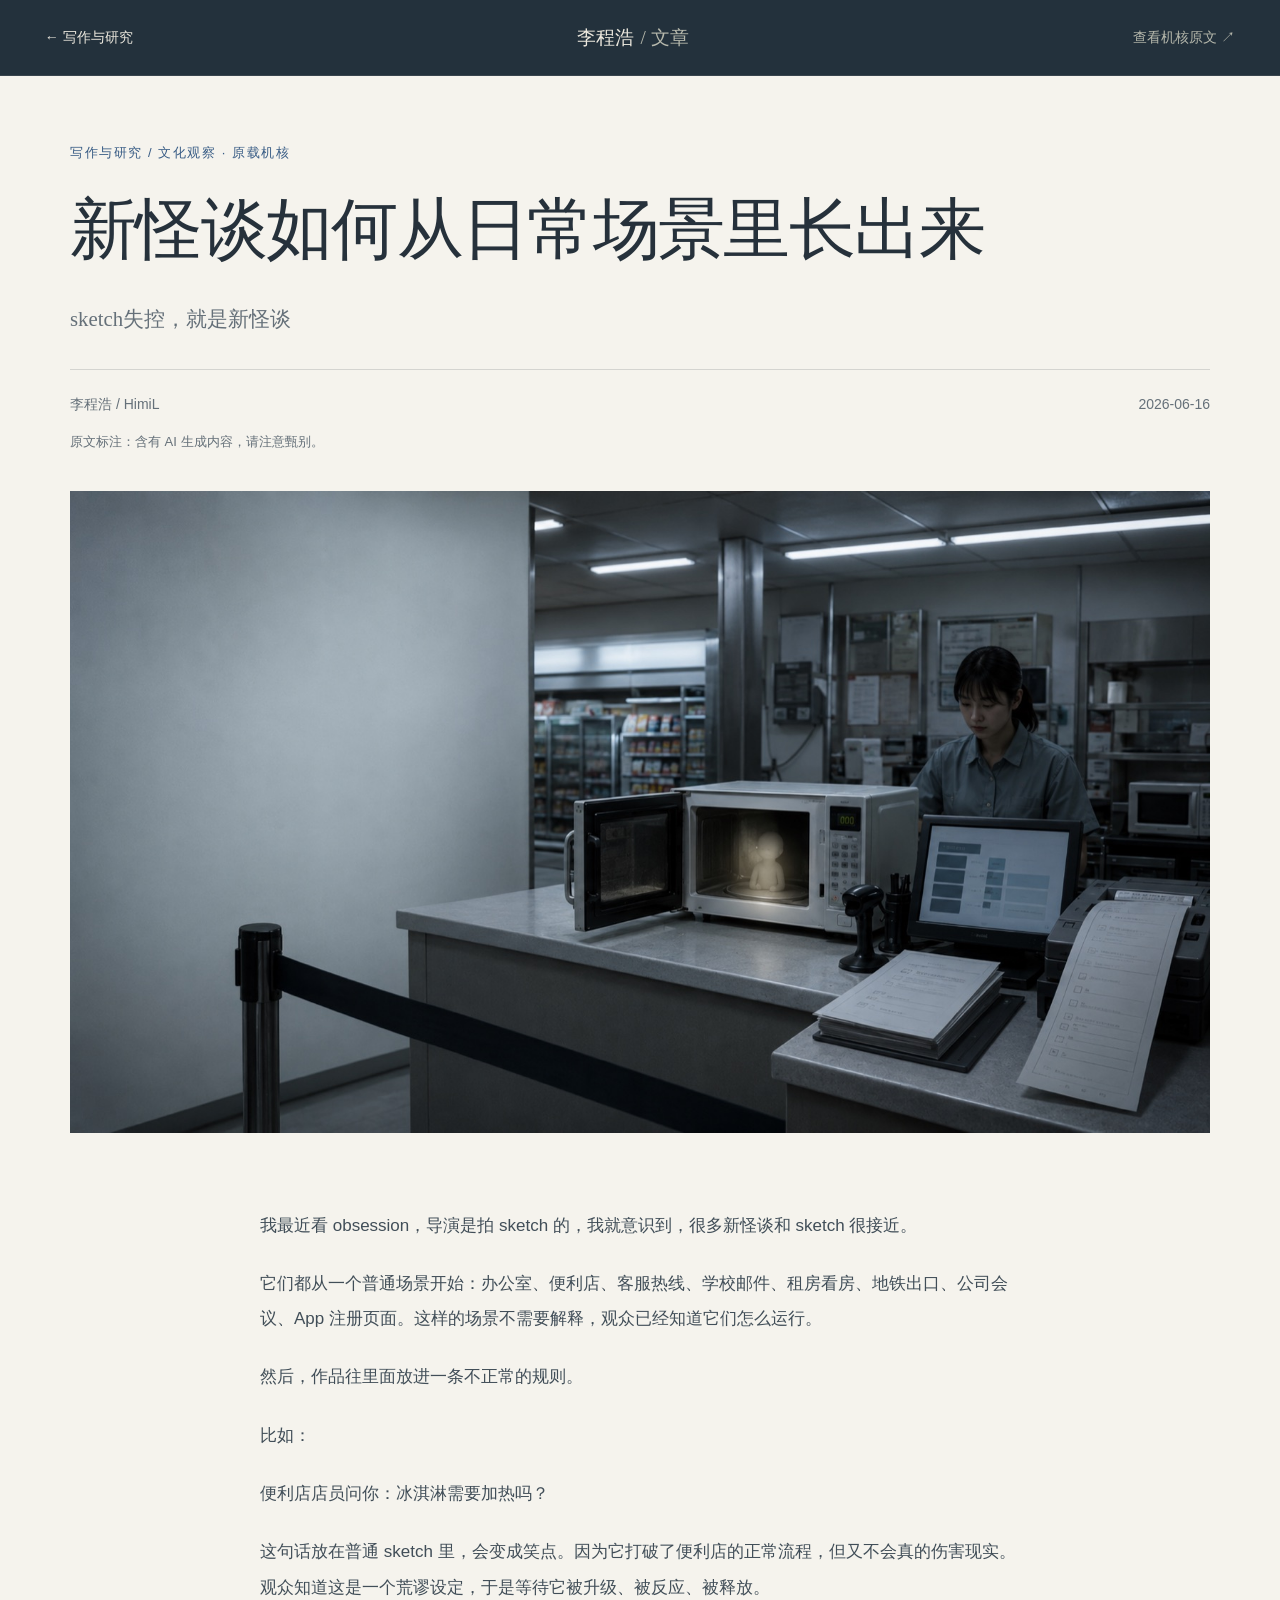
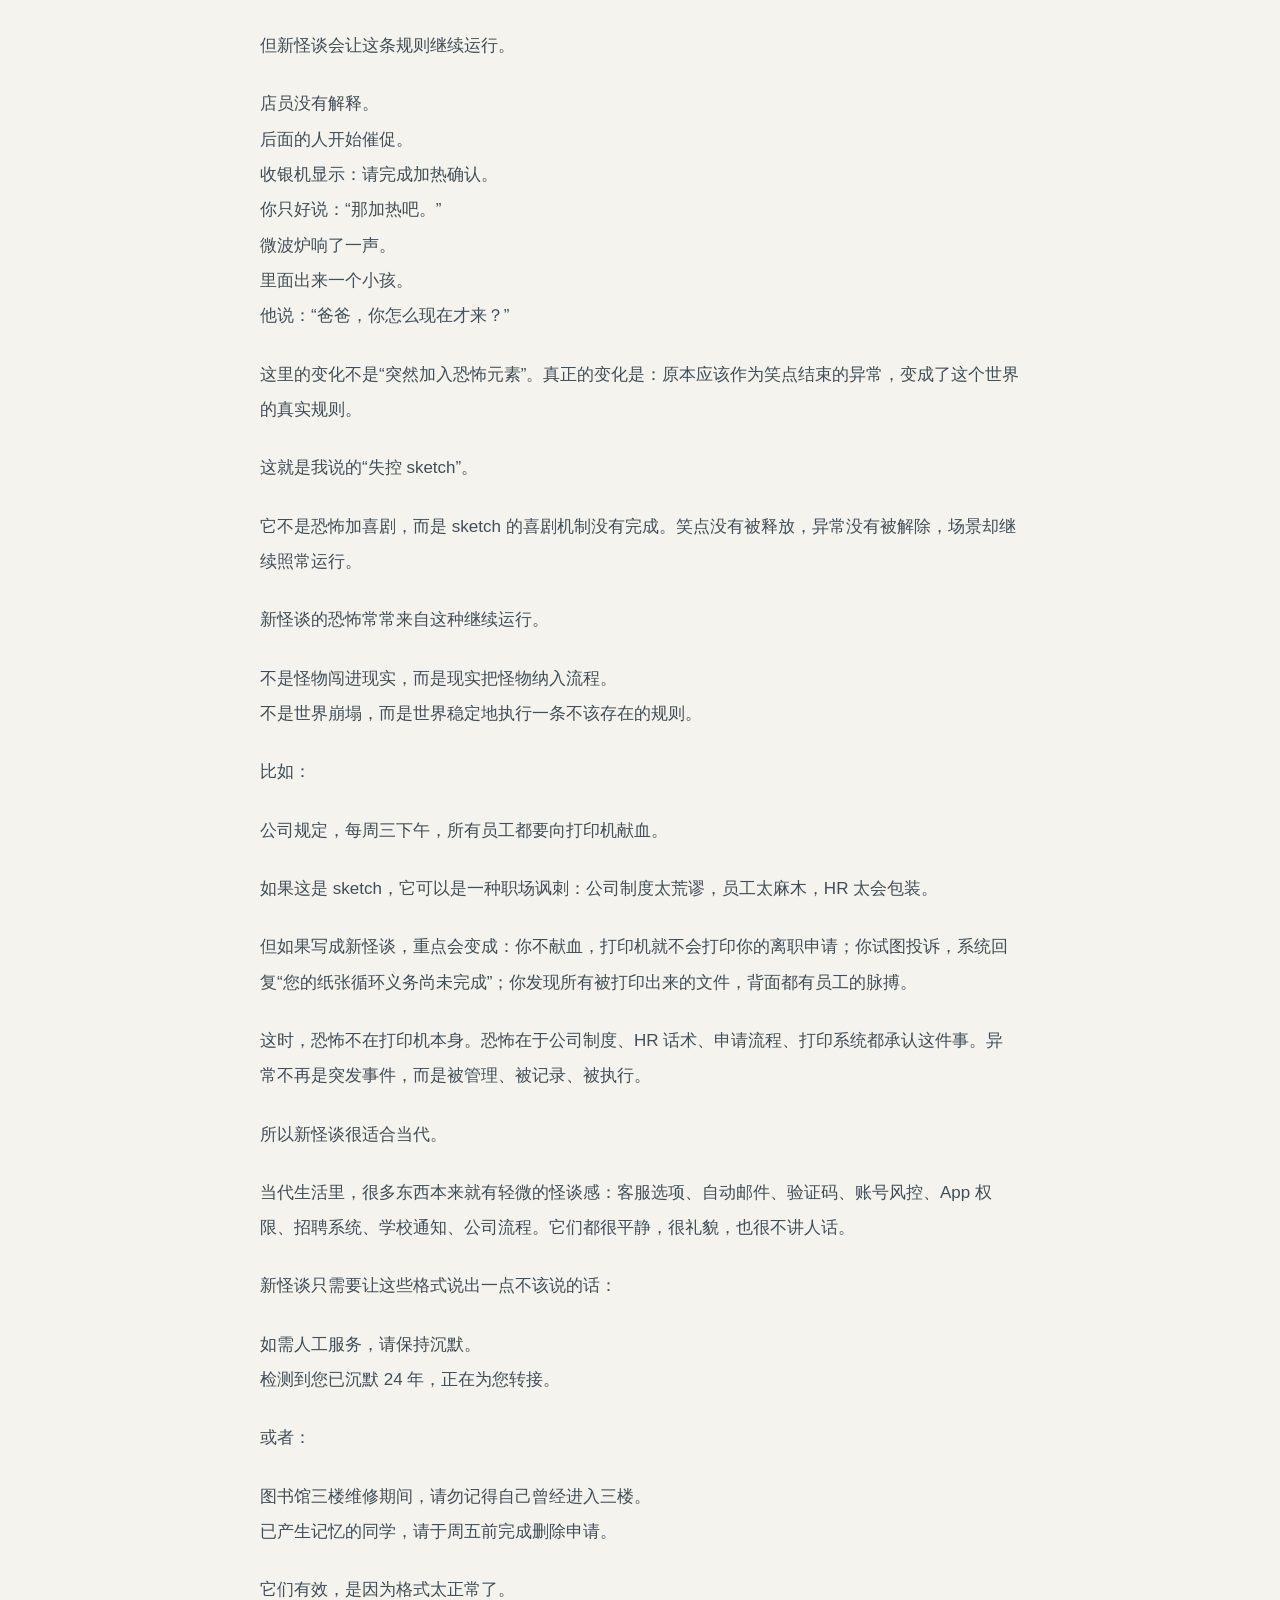
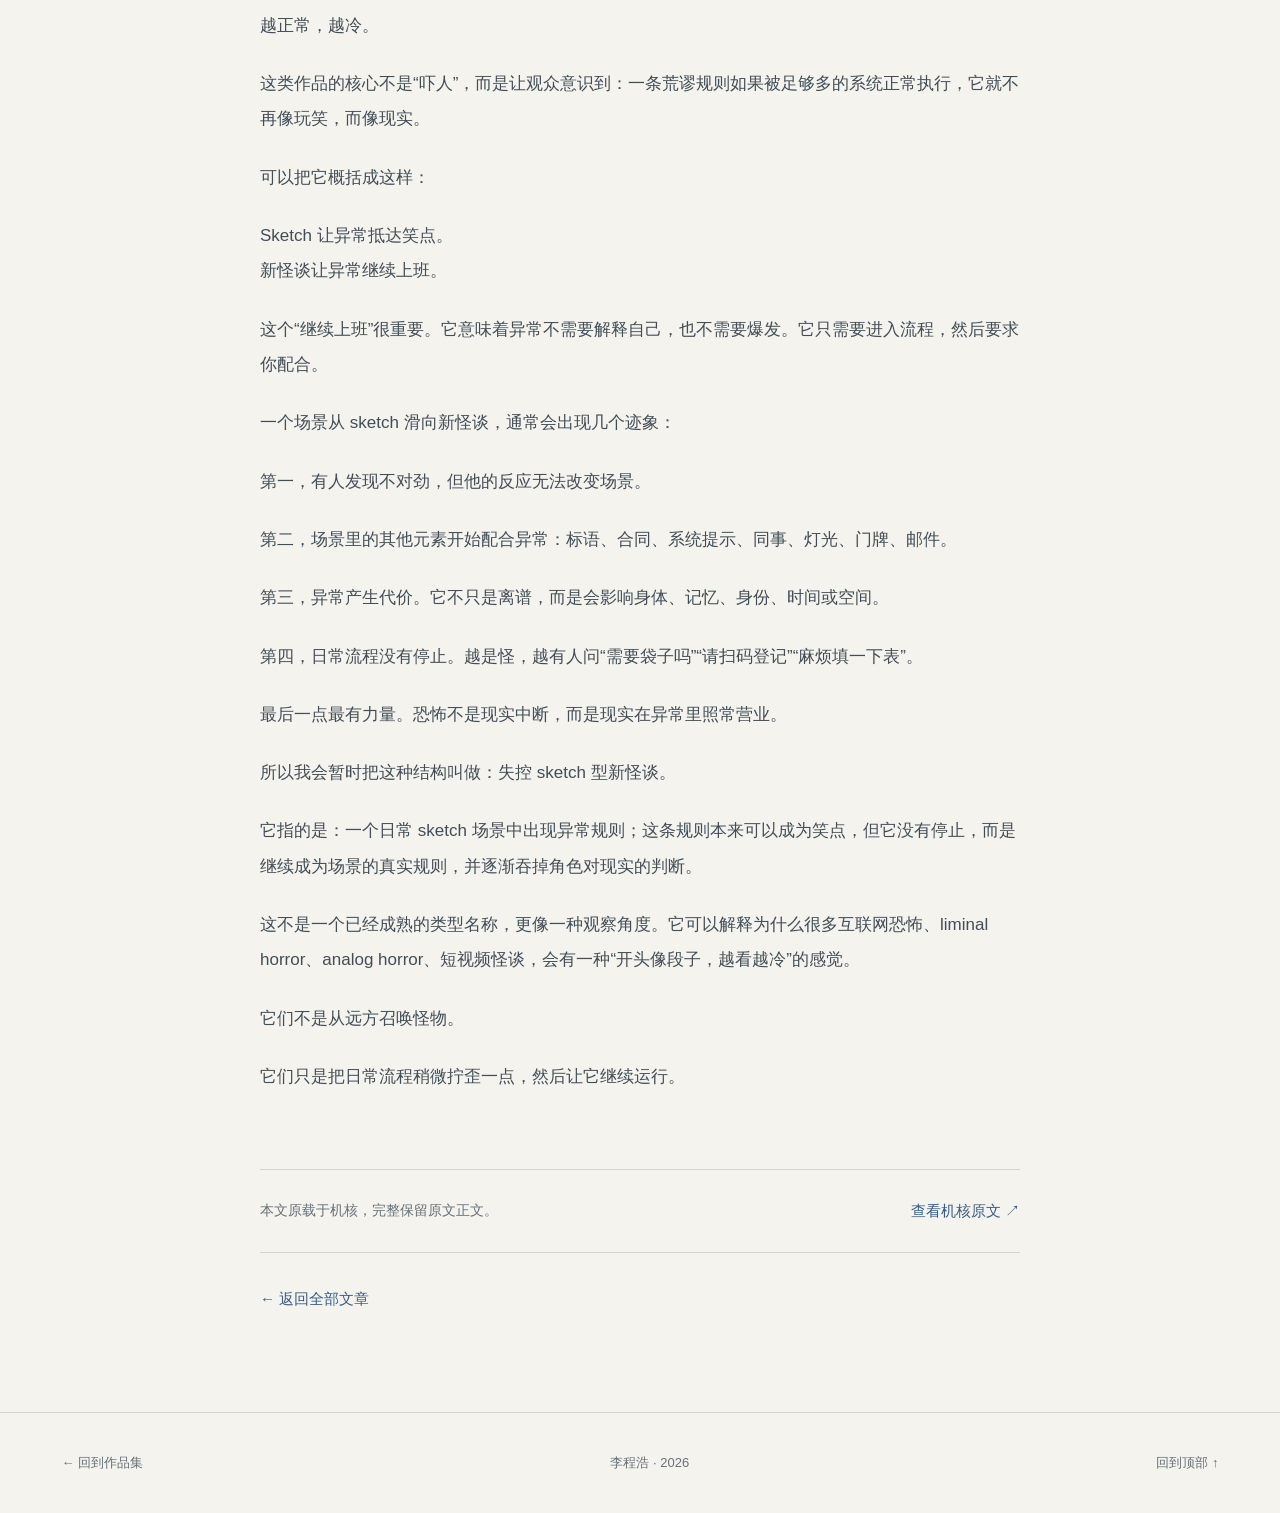
<file: new-weird.html>
<!doctype html>
<html lang="zh-CN">
<head>
  <meta charset="utf-8">
  <meta name="viewport" content="width=device-width, initial-scale=1">
  <meta name="description" content="sketch失控，就是新怪谈 · 李程浩的写作与研究">
  <title>新怪谈如何从日常场景里长出来｜李程浩</title>
  <link rel="stylesheet" href="sanfen.css">
  <link rel="stylesheet" href="research.css">
  <link rel="stylesheet" href="writing-article.css">
  <script defer src="research.js"></script>
</head>
<body class="research-page gcores-page">
  <a class="skip-link" href="#story">跳到正文</a>
  <header class="case-header">
    <a href="writing.html">← 写作与研究</a>
    <a class="case-wordmark" href="#top">李程浩 <span>/ 文章</span></a>
    <a class="header-author" href="https://www.gcores.com/articles/215904" target="_blank" rel="noopener noreferrer">查看机核原文 ↗</a>
    <div class="reading-line" aria-hidden="true"><span id="readingProgress"></span></div>
  </header>
  <main id="top">
    <header class="gcores-hero">
      <p class="eyebrow">写作与研究 / 文化观察 · 原载机核</p>
      <h1>新怪谈如何从日常场景里长出来</h1>
      <p class="gcores-deck">sketch失控，就是新怪谈</p>
      <div class="gcores-meta"><span>李程浩 / HimiL</span><time datetime="2026-06-16">2026-06-16</time></div>
      <p class="gcores-disclosure">原文标注：含有 AI 生成内容，请注意甄别。</p>
      <figure class="gcores-cover"><img src="assets/writing/new-weird.jpg" width="1600" height="900" alt="便利店柜台中的微波炉和异常的日常场景"></figure>
    </header>
    <div class="gcores-reading-layout single-column" id="story">
      
      <article class="gcores-body">
        <p>我最近看 obsession，导演是拍 sketch 的，我就意识到，很多新怪谈和 sketch 很接近。</p>
        <p>它们都从一个普通场景开始：办公室、便利店、客服热线、学校邮件、租房看房、地铁出口、公司会议、App 注册页面。这样的场景不需要解释，观众已经知道它们怎么运行。</p>
        <p>然后，作品往里面放进一条不正常的规则。</p>
        <p>比如：</p>
        <p>便利店店员问你：冰淇淋需要加热吗？</p>
        <p>这句话放在普通 sketch 里，会变成笑点。因为它打破了便利店的正常流程，但又不会真的伤害现实。观众知道这是一个荒谬设定，于是等待它被升级、被反应、被释放。</p>
        <p>但新怪谈会让这条规则继续运行。</p>
        <p>店员没有解释。
后面的人开始催促。
收银机显示：请完成加热确认。
你只好说：“那加热吧。”
微波炉响了一声。
里面出来一个小孩。
他说：“爸爸，你怎么现在才来？”</p>
        <p>这里的变化不是“突然加入恐怖元素”。真正的变化是：原本应该作为笑点结束的异常，变成了这个世界的真实规则。</p>
        <p>这就是我说的“失控 sketch”。</p>
        <p>它不是恐怖加喜剧，而是 sketch 的喜剧机制没有完成。笑点没有被释放，异常没有被解除，场景却继续照常运行。</p>
        <p>新怪谈的恐怖常常来自这种继续运行。</p>
        <p>不是怪物闯进现实，而是现实把怪物纳入流程。
不是世界崩塌，而是世界稳定地执行一条不该存在的规则。</p>
        <p>比如：</p>
        <p>公司规定，每周三下午，所有员工都要向打印机献血。</p>
        <p>如果这是 sketch，它可以是一种职场讽刺：公司制度太荒谬，员工太麻木，HR 太会包装。</p>
        <p>但如果写成新怪谈，重点会变成：你不献血，打印机就不会打印你的离职申请；你试图投诉，系统回复“您的纸张循环义务尚未完成”；你发现所有被打印出来的文件，背面都有员工的脉搏。</p>
        <p>这时，恐怖不在打印机本身。恐怖在于公司制度、HR 话术、申请流程、打印系统都承认这件事。异常不再是突发事件，而是被管理、被记录、被执行。</p>
        <p>所以新怪谈很适合当代。</p>
        <p>当代生活里，很多东西本来就有轻微的怪谈感：客服选项、自动邮件、验证码、账号风控、App 权限、招聘系统、学校通知、公司流程。它们都很平静，很礼貌，也很不讲人话。</p>
        <p>新怪谈只需要让这些格式说出一点不该说的话：</p>
        <p>如需人工服务，请保持沉默。
检测到您已沉默 24 年，正在为您转接。</p>
        <p>或者：</p>
        <p>图书馆三楼维修期间，请勿记得自己曾经进入三楼。
已产生记忆的同学，请于周五前完成删除申请。</p>
        <p>它们有效，是因为格式太正常了。
越正常，越冷。</p>
        <p>这类作品的核心不是“吓人”，而是让观众意识到：一条荒谬规则如果被足够多的系统正常执行，它就不再像玩笑，而像现实。</p>
        <p>可以把它概括成这样：</p>
        <p>Sketch 让异常抵达笑点。
新怪谈让异常继续上班。</p>
        <p>这个“继续上班”很重要。它意味着异常不需要解释自己，也不需要爆发。它只需要进入流程，然后要求你配合。</p>
        <p>一个场景从 sketch 滑向新怪谈，通常会出现几个迹象：</p>
        <p>第一，有人发现不对劲，但他的反应无法改变场景。</p>
        <p>第二，场景里的其他元素开始配合异常：标语、合同、系统提示、同事、灯光、门牌、邮件。</p>
        <p>第三，异常产生代价。它不只是离谱，而是会影响身体、记忆、身份、时间或空间。</p>
        <p>第四，日常流程没有停止。越是怪，越有人问“需要袋子吗”“请扫码登记”“麻烦填一下表”。</p>
        <p>最后一点最有力量。恐怖不是现实中断，而是现实在异常里照常营业。</p>
        <p>所以我会暂时把这种结构叫做：失控 sketch 型新怪谈。</p>
        <p>它指的是：一个日常 sketch 场景中出现异常规则；这条规则本来可以成为笑点，但它没有停止，而是继续成为场景的真实规则，并逐渐吞掉角色对现实的判断。</p>
        <p>这不是一个已经成熟的类型名称，更像一种观察角度。它可以解释为什么很多互联网恐怖、liminal horror、analog horror、短视频怪谈，会有一种“开头像段子，越看越冷”的感觉。</p>
        <p>它们不是从远方召唤怪物。</p>
        <p>它们只是把日常流程稍微拧歪一点，然后让它继续运行。</p>
        <div class="gcores-source"><p>本文原载于机核，完整保留原文正文。</p><a href="https://www.gcores.com/articles/215904" target="_blank" rel="noopener noreferrer">查看机核原文 ↗</a></div>
        <nav class="gcores-back" aria-label="文章导航"><a href="writing.html">← 返回全部文章</a></nav>
      </article>
    </div>
  </main>
  <footer class="case-footer"><a href="index.html">← 回到作品集</a><span>李程浩 · 2026</span><a href="#top">回到顶部 ↑</a></footer>
</body>
</html>
</file>
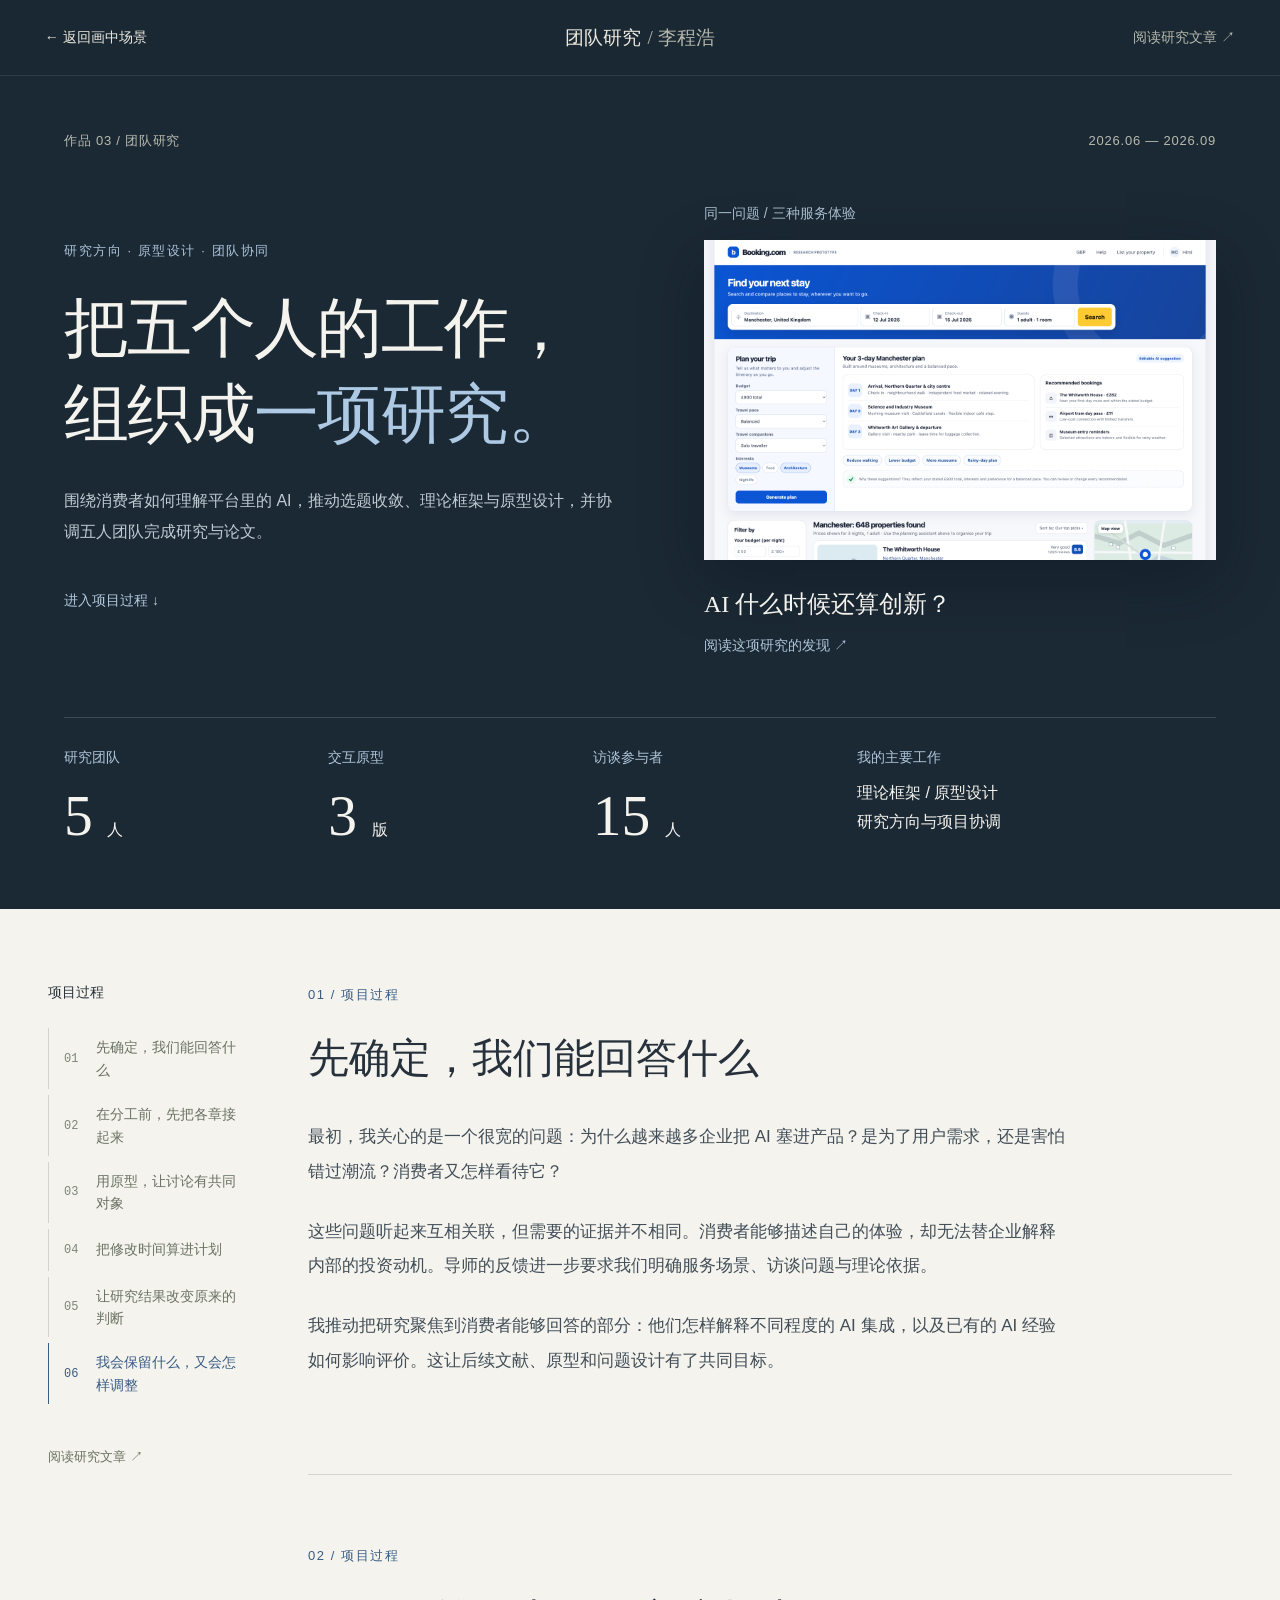
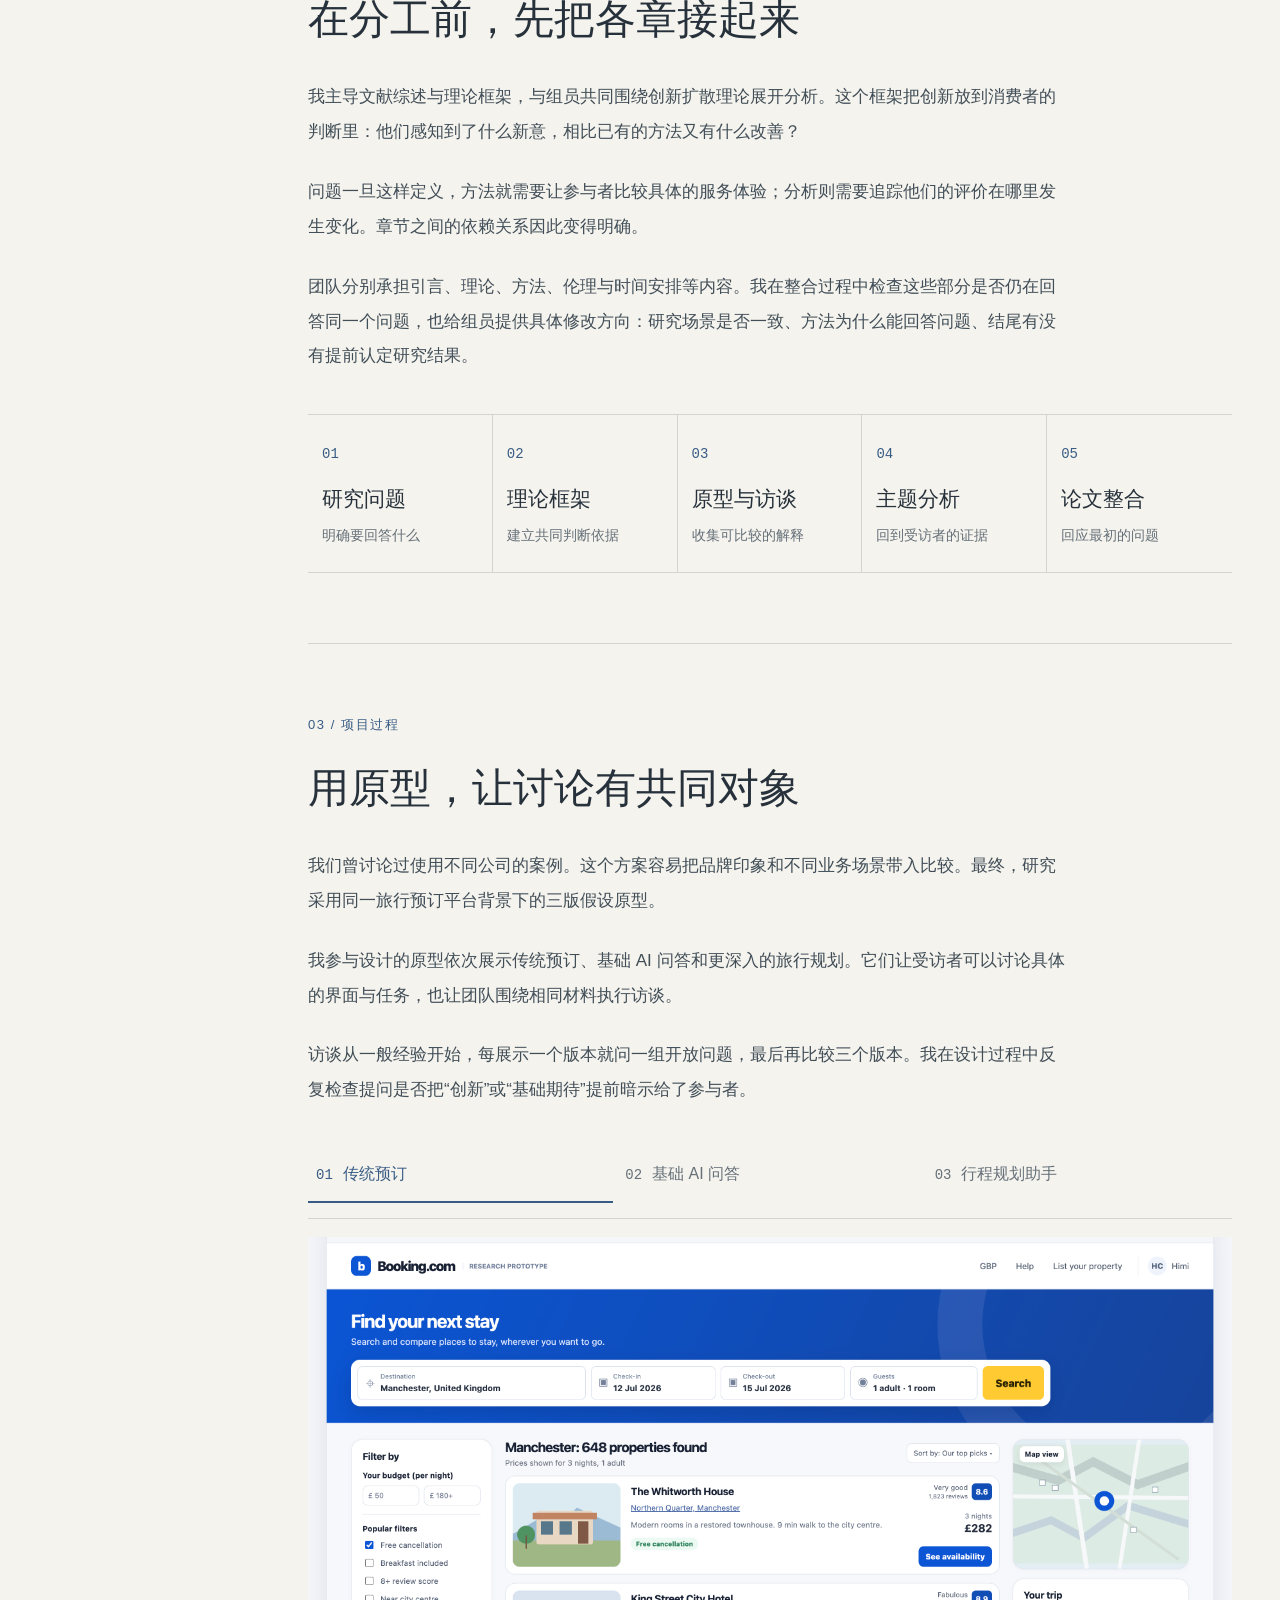
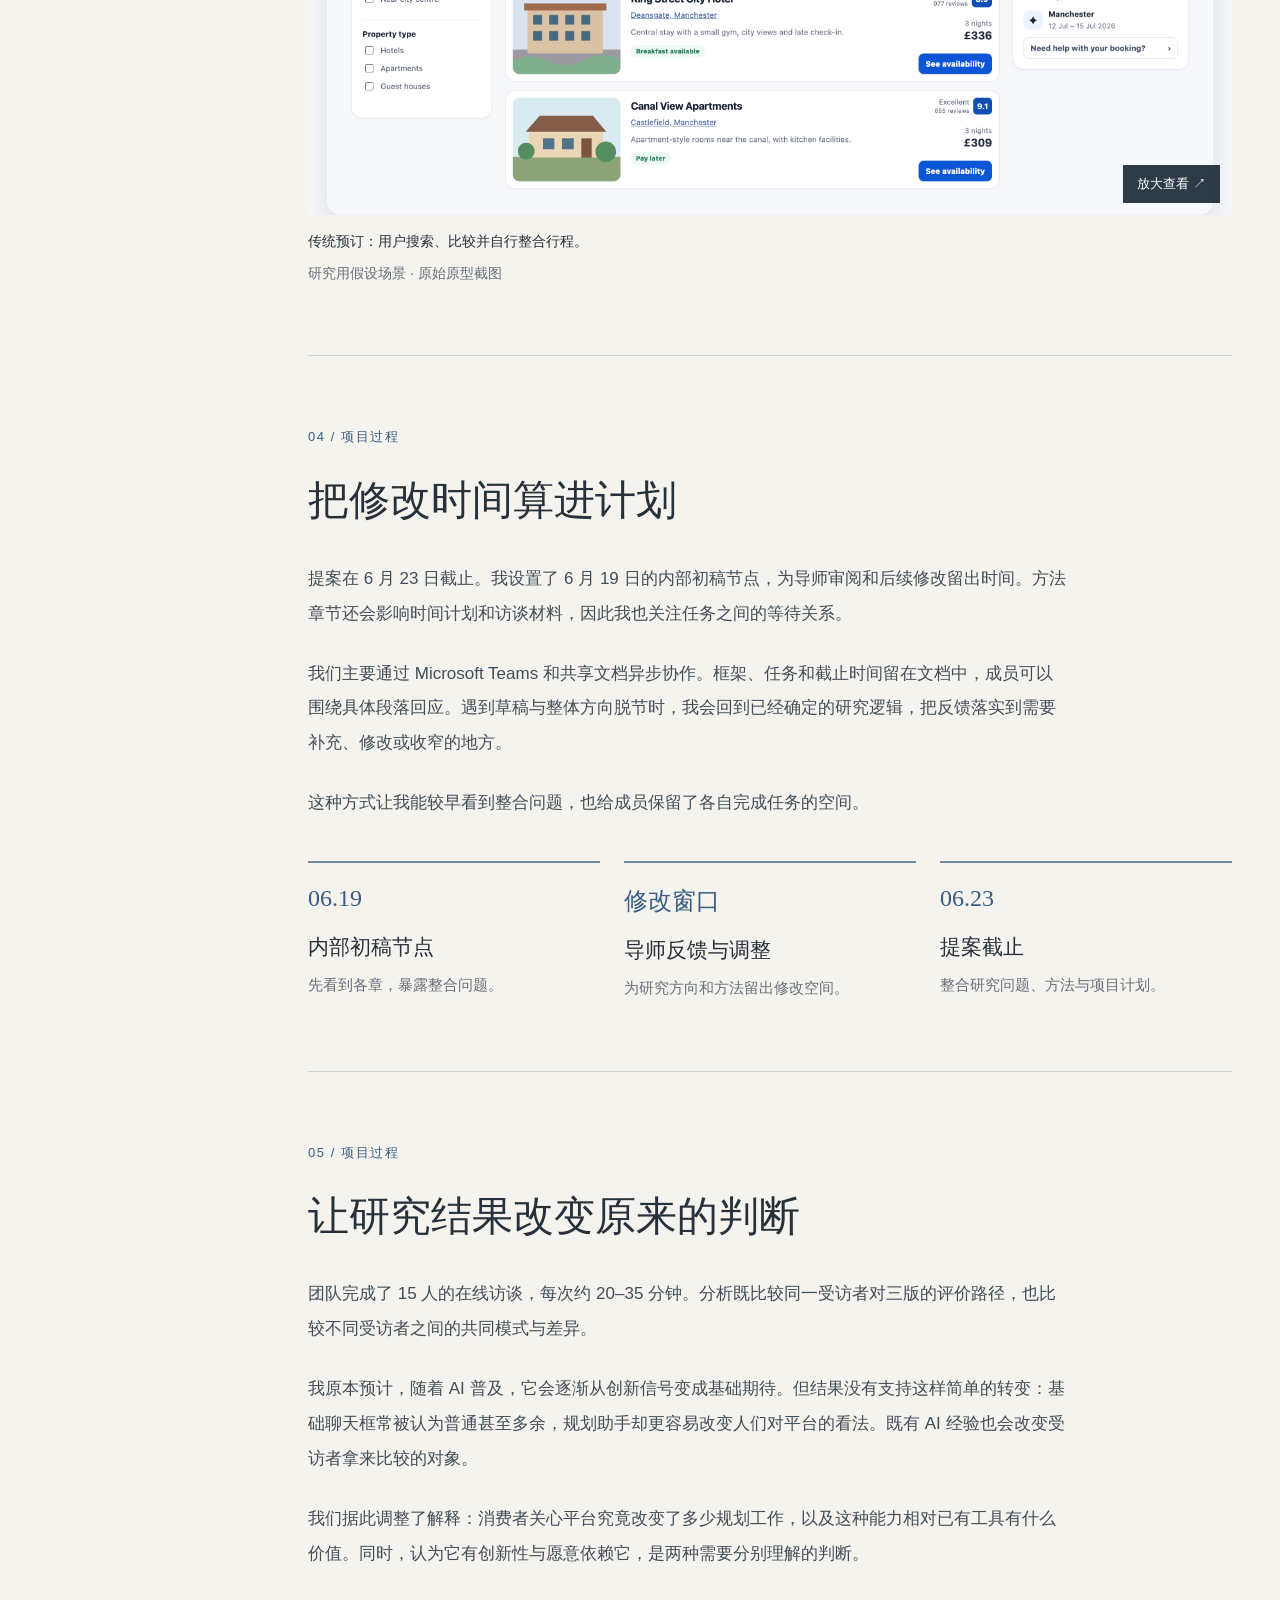
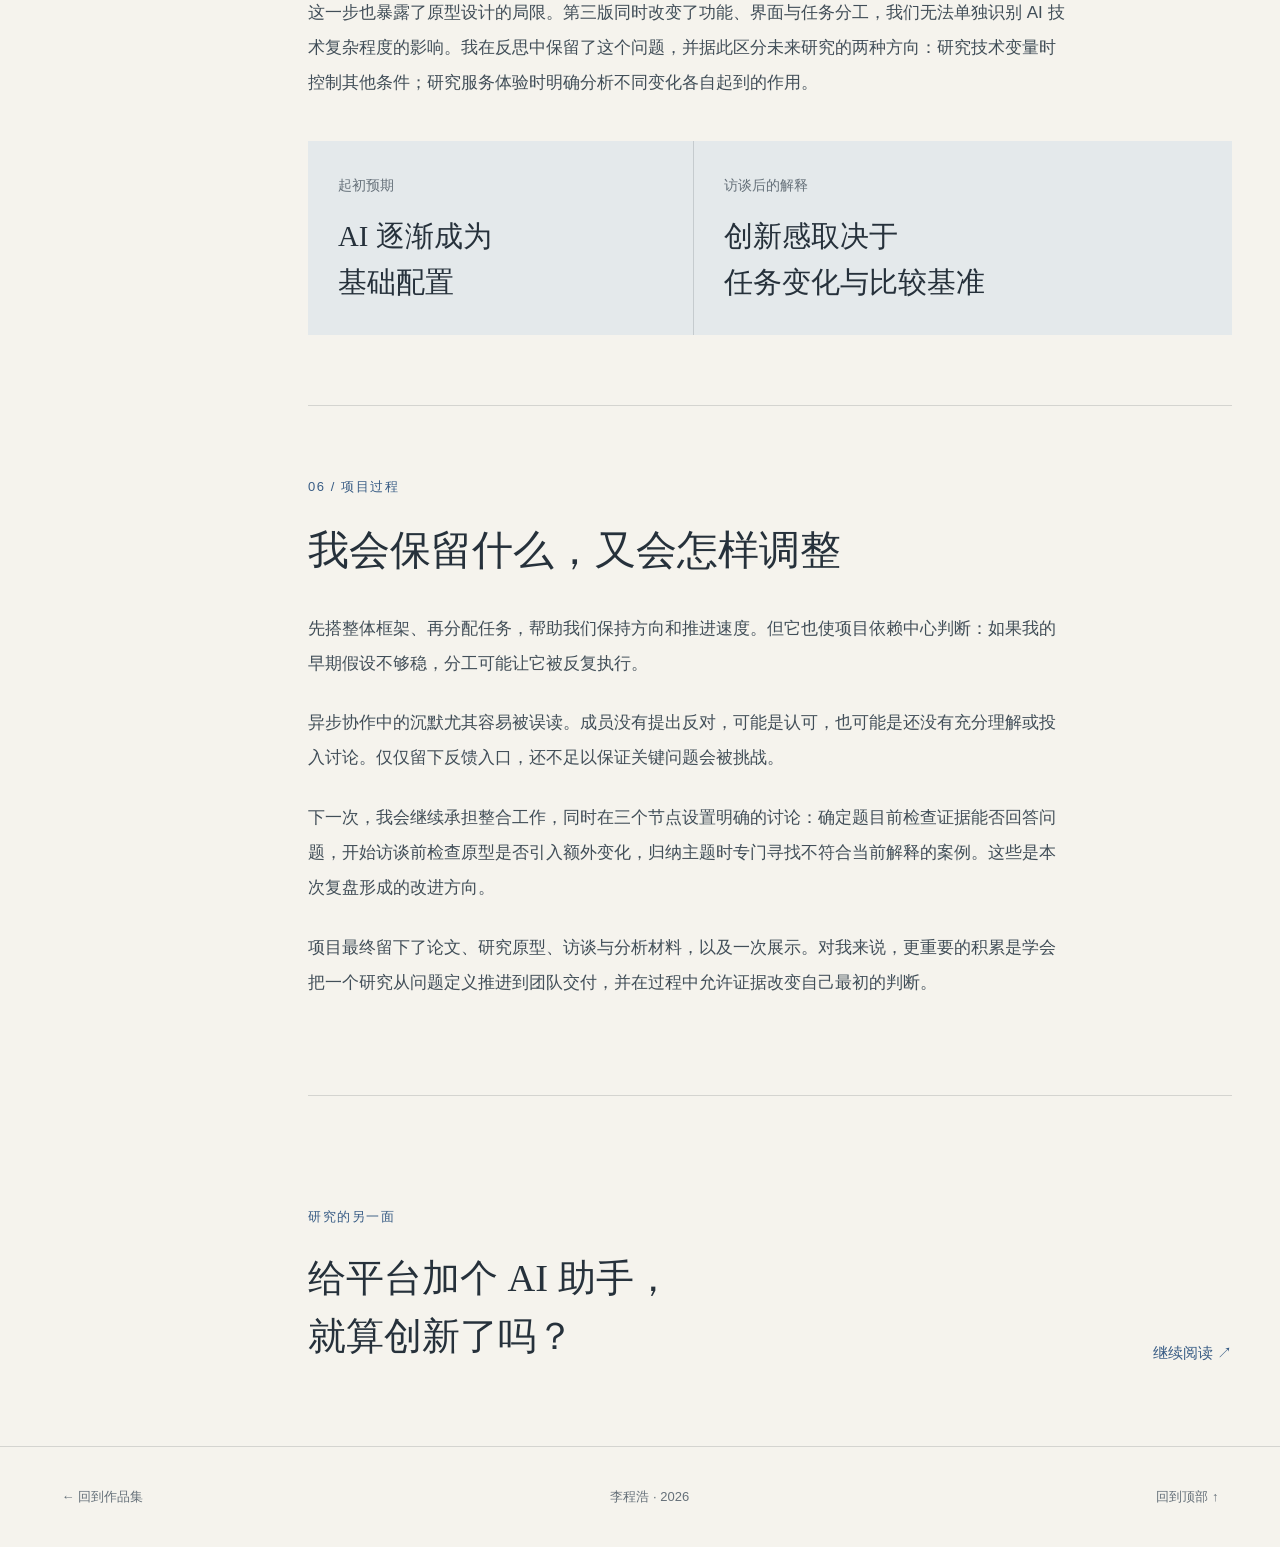
<file: research.html>
<!doctype html><html lang="zh-CN"><head><meta charset="utf-8"><meta name="viewport" content="width=device-width, initial-scale=1"><meta name="description" content="把五个人的工作，组织成一项研究 · 李程浩的研究与产品作品集"><title>把五个人的工作，组织成一项研究｜李程浩</title><link rel="stylesheet" href="sanfen.css"><link rel="stylesheet" href="research.css"><script defer src="research.js"></script></head><body class="research-page project-page"><a class="skip-link" href="#story">跳到正文</a><header class="case-header"><a class="back-link" href="index.html#travel">← 返回画中场景</a><a class="case-wordmark" href="#top">团队研究 <span>/ 李程浩</span></a><a class="header-author" href="ai-innovation.html">阅读研究文章 ↗</a><div class="reading-line" aria-hidden="true"><span id="readingProgress"></span></div></header><main><section class="research-hero project-hero" id="top"><div class="hero-topline"><span>作品 03 / 团队研究</span><span>2026.06 — 2026.09</span></div><div class="research-hero-grid"><div><p class="eyebrow">研究方向 · 原型设计 · 团队协同</p><h1>把五个人的工作，<br>组织成<span>一项研究。</span></h1><p class="hero-lead">围绕消费者如何理解平台里的 AI，推动选题收敛、理论框架与原型设计，并协调五人团队完成研究与论文。</p><a class="read-story" href="#story">进入项目过程 ↓</a></div><div class="research-cover"><span>同一问题 / 三种服务体验</span><img src="assets/research/image3.png" width="2880" height="1800" alt="研究中旅行规划助手原型"><a href="ai-innovation.html">AI 什么时候还算创新？<br><small>阅读这项研究的发现 ↗</small></a></div></div><dl class="research-facts"><div><dt>研究团队</dt><dd>5 <span>人</span></dd></div><div><dt>交互原型</dt><dd>3 <span>版</span></dd></div><div><dt>访谈参与者</dt><dd>15 <span>人</span></dd></div><div><dt>我的主要工作</dt><dd class="role-text">理论框架 / 原型设计<br>研究方向与项目协调</dd></div></dl></section><div class="story-layout" id="story"><aside class="story-rail"><p class="rail-label">项目过程</p><nav><a href="#chapter-1"><span>01</span>先确定，我们能回答什么</a><a href="#chapter-2"><span>02</span>在分工前，先把各章接起来</a><a href="#chapter-3"><span>03</span>用原型，让讨论有共同对象</a><a href="#chapter-4"><span>04</span>把修改时间算进计划</a><a href="#chapter-5"><span>05</span>让研究结果改变原来的判断</a><a href="#chapter-6"><span>06</span>我会保留什么，又会怎样调整</a></nav><a class="rail-return" href="ai-innovation.html">阅读研究文章 ↗</a></aside><article class="story-body"><section class="chapter" id="chapter-1"><p class="eyebrow">01 / 项目过程</p><h2>先确定，我们能回答什么</h2><div class="prose"><p>最初，我关心的是一个很宽的问题：为什么越来越多企业把 AI 塞进产品？是为了用户需求，还是害怕错过潮流？消费者又怎样看待它？</p><p>这些问题听起来互相关联，但需要的证据并不相同。消费者能够描述自己的体验，却无法替企业解释内部的投资动机。导师的反馈进一步要求我们明确服务场景、访谈问题与理论依据。</p><p>我推动把研究聚焦到消费者能够回答的部分：他们怎样解释不同程度的 AI 集成，以及已有的 AI 经验如何影响评价。这让后续文献、原型和问题设计有了共同目标。</p></div></section><section class="chapter" id="chapter-2"><p class="eyebrow">02 / 项目过程</p><h2>在分工前，先把各章接起来</h2><div class="prose"><p>我主导文献综述与理论框架，与组员共同围绕创新扩散理论展开分析。这个框架把创新放到消费者的判断里：他们感知到了什么新意，相比已有的方法又有什么改善？</p><p>问题一旦这样定义，方法就需要让参与者比较具体的服务体验；分析则需要追踪他们的评价在哪里发生变化。章节之间的依赖关系因此变得明确。</p><p>团队分别承担引言、理论、方法、伦理与时间安排等内容。我在整合过程中检查这些部分是否仍在回答同一个问题，也给组员提供具体修改方向：研究场景是否一致、方法为什么能回答问题、结尾有没有提前认定研究结果。</p></div><div class="research-chain" aria-label="各环节的依赖关系"><div><small>01</small><h3>研究问题</h3><p>明确要回答什么</p></div><div><small>02</small><h3>理论框架</h3><p>建立共同判断依据</p></div><div><small>03</small><h3>原型与访谈</h3><p>收集可比较的解释</p></div><div><small>04</small><h3>主题分析</h3><p>回到受访者的证据</p></div><div><small>05</small><h3>论文整合</h3><p>回应最初的问题</p></div></div></section><section class="chapter" id="chapter-3"><p class="eyebrow">03 / 项目过程</p><h2>用原型，让讨论有共同对象</h2><div class="prose"><p>我们曾讨论过使用不同公司的案例。这个方案容易把品牌印象和不同业务场景带入比较。最终，研究采用同一旅行预订平台背景下的三版假设原型。</p><p>我参与设计的原型依次展示传统预订、基础 AI 问答和更深入的旅行规划。它们让受访者可以讨论具体的界面与任务，也让团队围绕相同材料执行访谈。</p><p>访谈从一般经验开始，每展示一个版本就问一组开放问题，最后再比较三个版本。我在设计过程中反复检查提问是否把“创新”或“基础期待”提前暗示给了参与者。</p></div><figure class="prototype-viewer"><div class="prototype-tabs" aria-label="选择研究原型"><button type="button" data-prototype="0" aria-pressed="true"><small>01</small>传统预订</button><button type="button" data-prototype="1" aria-pressed="false"><small>02</small>基础 AI 问答</button><button type="button" data-prototype="2" aria-pressed="false"><small>03</small>行程规划助手</button></div><button type="button" class="image-open" aria-label="放大查看研究原型"><img src="assets/research/image.png" width="2880" height="1800" alt="传统预订研究原型截图"><span>放大查看 ↗</span></button><figcaption><b class="prototype-caption">传统预订：用户搜索、比较并自行整合行程。</b><span>研究用假设场景 · 原始原型截图</span></figcaption></figure></section><section class="chapter" id="chapter-4"><p class="eyebrow">04 / 项目过程</p><h2>把修改时间算进计划</h2><div class="prose"><p>提案在 6 月 23 日截止。我设置了 6 月 19 日的内部初稿节点，为导师审阅和后续修改留出时间。方法章节还会影响时间计划和访谈材料，因此我也关注任务之间的等待关系。</p><p>我们主要通过 Microsoft Teams 和共享文档异步协作。框架、任务和截止时间留在文档中，成员可以围绕具体段落回应。遇到草稿与整体方向脱节时，我会回到已经确定的研究逻辑，把反馈落实到需要补充、修改或收窄的地方。</p><p>这种方式让我能较早看到整合问题，也给成员保留了各自完成任务的空间。</p></div><ol class="research-timeline"><li><time>06.19</time><h3>内部初稿节点</h3><p>先看到各章，暴露整合问题。</p></li><li><time>修改窗口</time><h3>导师反馈与调整</h3><p>为研究方向和方法留出修改空间。</p></li><li><time>06.23</time><h3>提案截止</h3><p>整合研究问题、方法与项目计划。</p></li></ol></section><section class="chapter" id="chapter-5"><p class="eyebrow">05 / 项目过程</p><h2>让研究结果改变原来的判断</h2><div class="prose"><p>团队完成了 15 人的在线访谈，每次约 20–35 分钟。分析既比较同一受访者对三版的评价路径，也比较不同受访者之间的共同模式与差异。</p><p>我原本预计，随着 AI 普及，它会逐渐从创新信号变成基础期待。但结果没有支持这样简单的转变：基础聊天框常被认为普通甚至多余，规划助手却更容易改变人们对平台的看法。既有 AI 经验也会改变受访者拿来比较的对象。</p><p>我们据此调整了解释：消费者关心平台究竟改变了多少规划工作，以及这种能力相对已有工具有什么价值。同时，认为它有创新性与愿意依赖它，是两种需要分别理解的判断。</p><p>这一步也暴露了原型设计的局限。第三版同时改变了功能、界面与任务分工，我们无法单独识别 AI 技术复杂程度的影响。我在反思中保留了这个问题，并据此区分未来研究的两种方向：研究技术变量时控制其他条件；研究服务体验时明确分析不同变化各自起到的作用。</p></div><div class="turning"><div><small>起初预期</small><p>AI 逐渐成为<br>基础配置</p></div><div><small>访谈后的解释</small><p>创新感取决于<br>任务变化与比较基准</p></div></div></section><section class="chapter" id="chapter-6"><p class="eyebrow">06 / 项目过程</p><h2>我会保留什么，又会怎样调整</h2><div class="prose"><p>先搭整体框架、再分配任务，帮助我们保持方向和推进速度。但它也使项目依赖中心判断：如果我的早期假设不够稳，分工可能让它被反复执行。</p><p>异步协作中的沉默尤其容易被误读。成员没有提出反对，可能是认可，也可能是还没有充分理解或投入讨论。仅仅留下反馈入口，还不足以保证关键问题会被挑战。</p><p>下一次，我会继续承担整合工作，同时在三个节点设置明确的讨论：确定题目前检查证据能否回答问题，开始访谈前检查原型是否引入额外变化，归纳主题时专门寻找不符合当前解释的案例。这些是本次复盘形成的改进方向。</p><p>项目最终留下了论文、研究原型、访谈与分析材料，以及一次展示。对我来说，更重要的积累是学会把一个研究从问题定义推进到团队交付，并在过程中允许证据改变自己最初的判断。</p></div></section><div class="read-next"><p class="eyebrow">研究的另一面</p><a href="ai-innovation.html"><h2>给平台加个 AI 助手，<br>就算创新了吗？</h2><span>继续阅读 ↗</span></a></div></article></div></main><footer class="case-footer"><a href="index.html">← 回到作品集</a><span>李程浩 · 2026</span><a href="#top">回到顶部 ↑</a></footer><dialog id="imageDialog" aria-label="研究原型大图"><form method="dialog"><button autofocus aria-label="关闭大图">关闭 ×</button></form><img alt="研究原型大图"><p>研究用假设场景 · 原始原型截图</p></dialog></body></html>
</file>
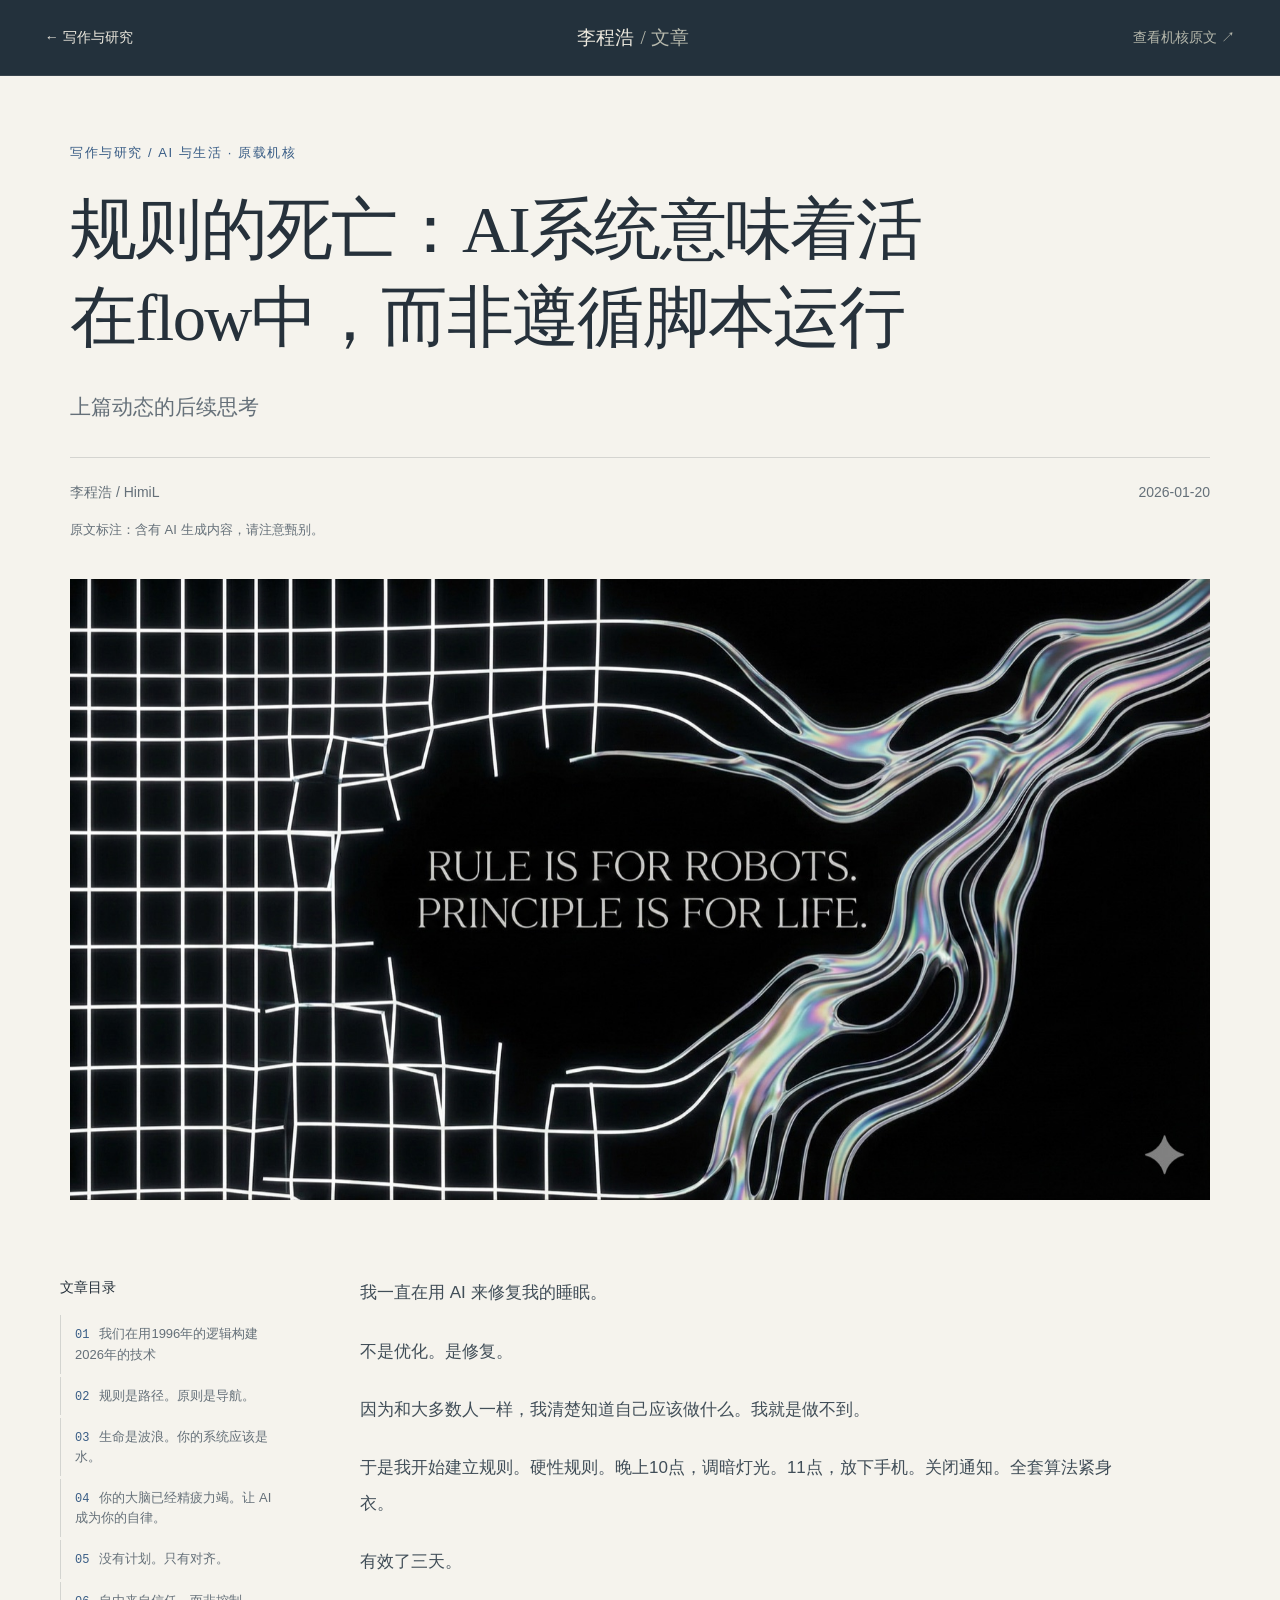
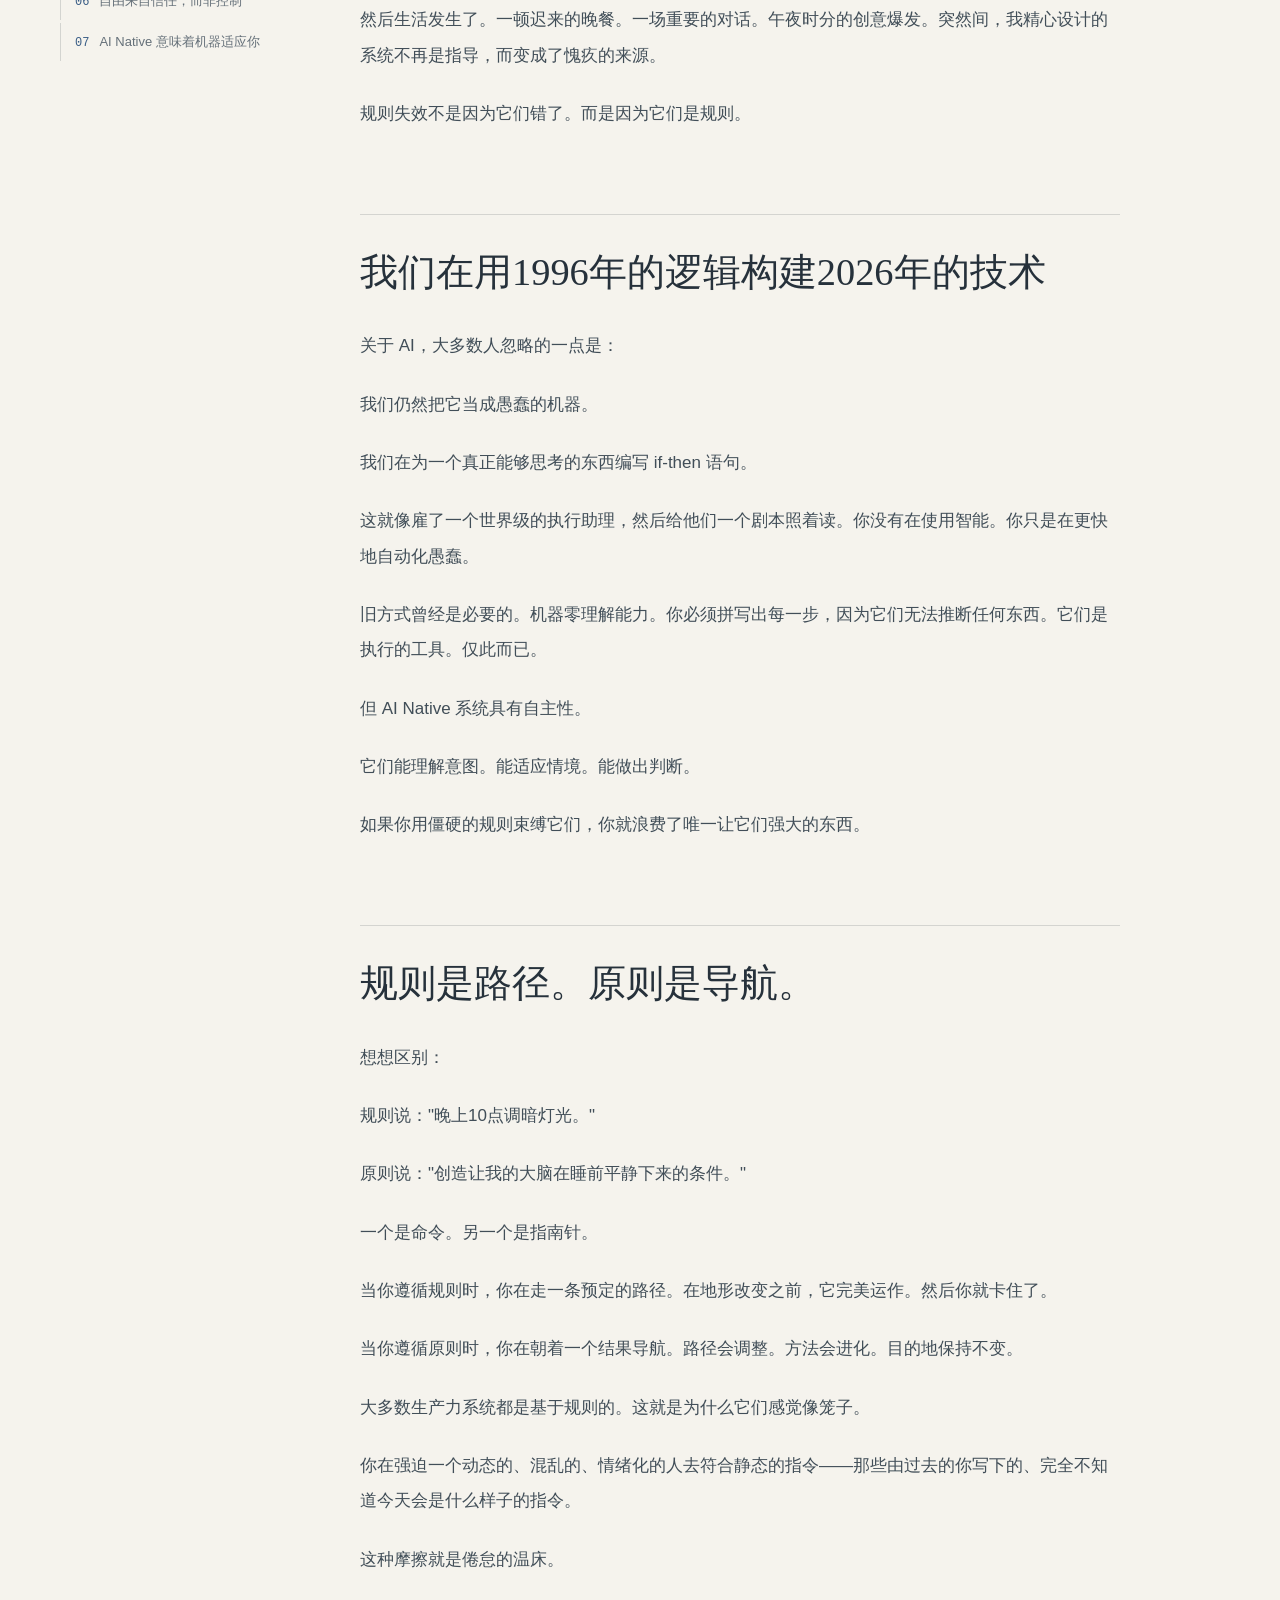
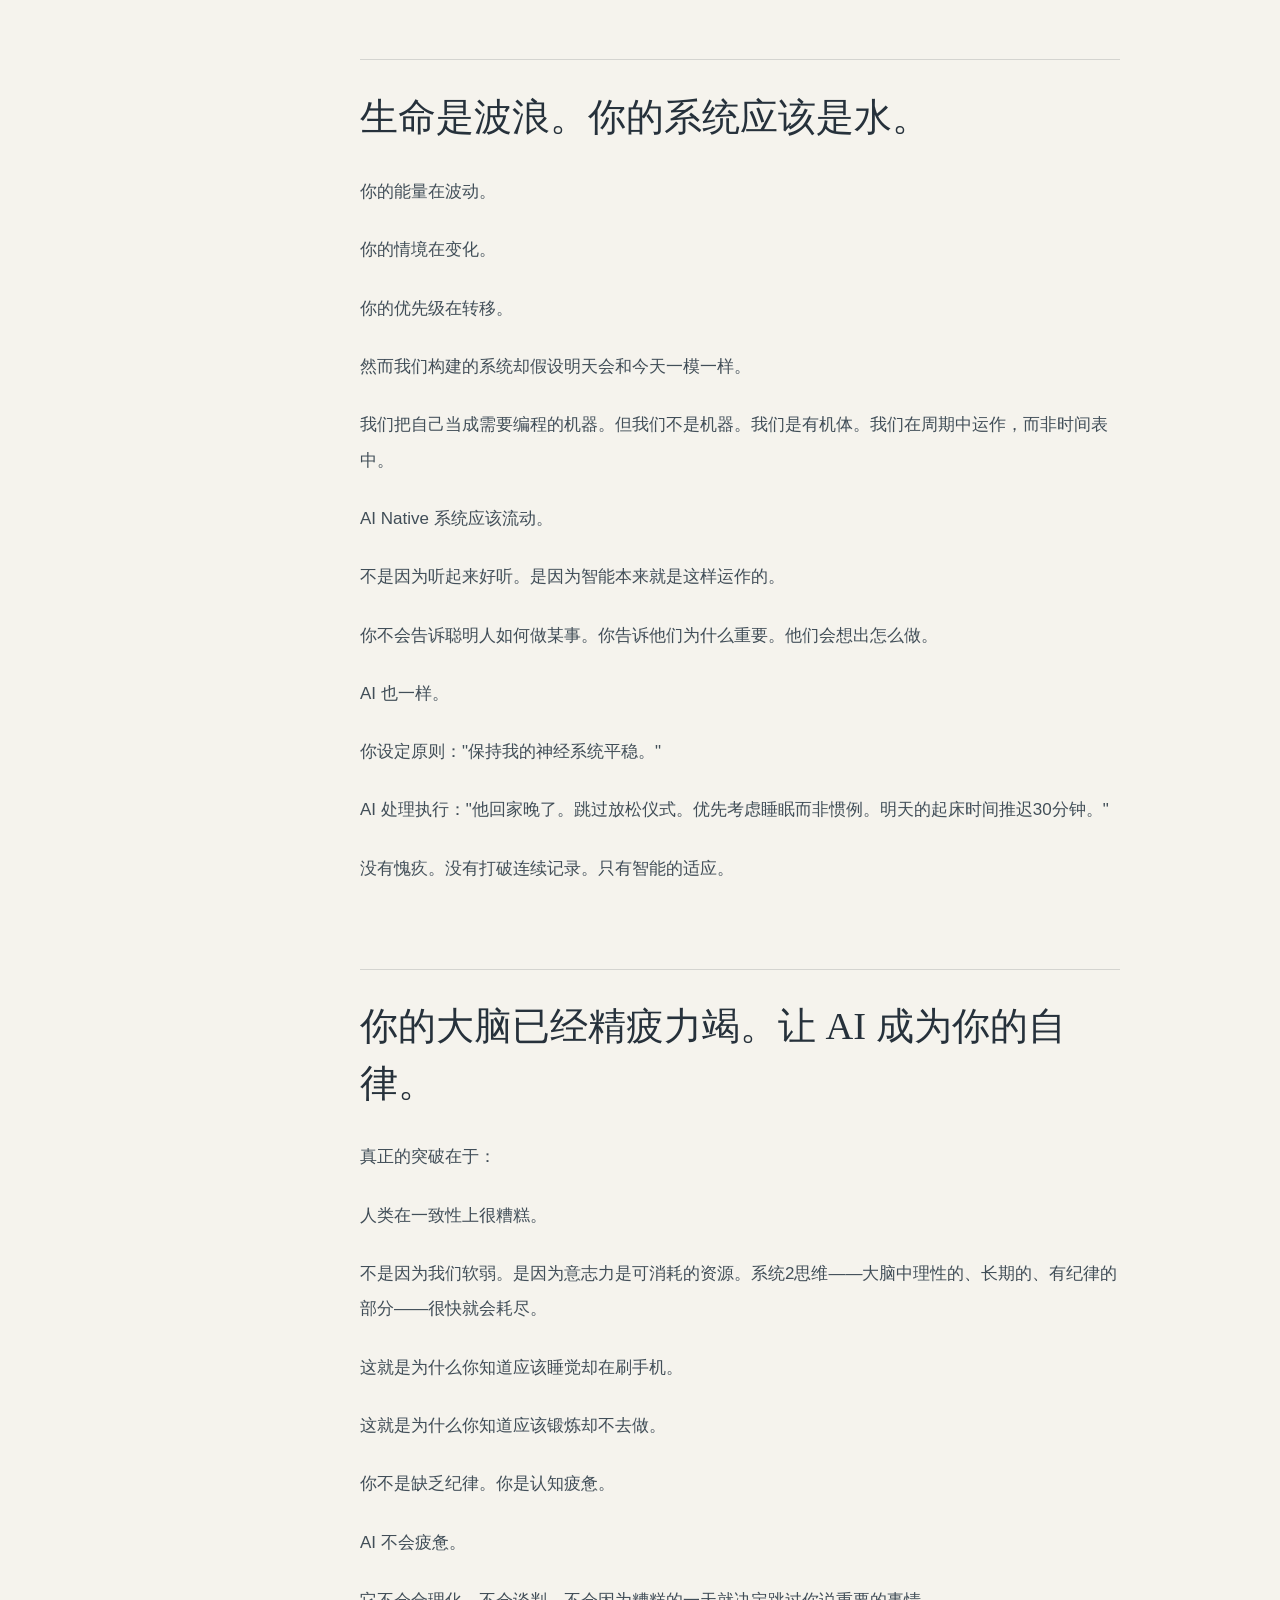
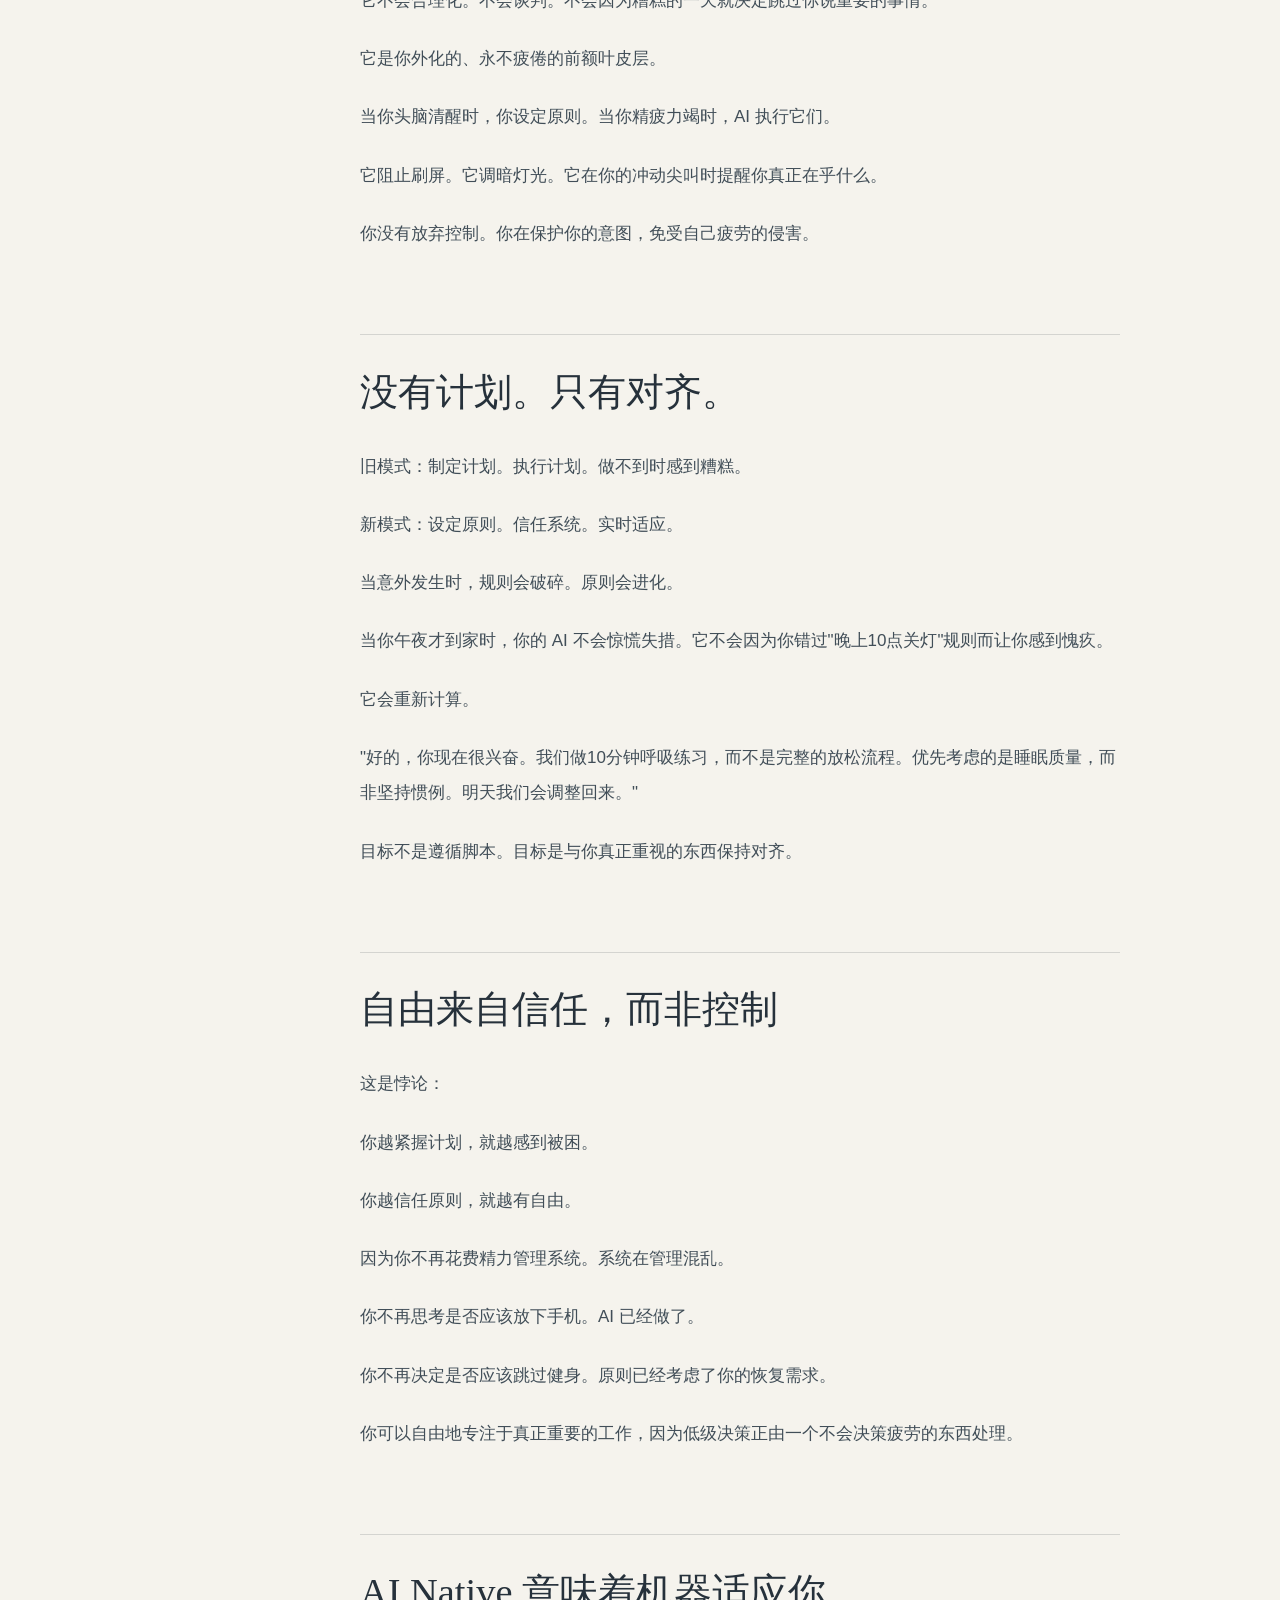
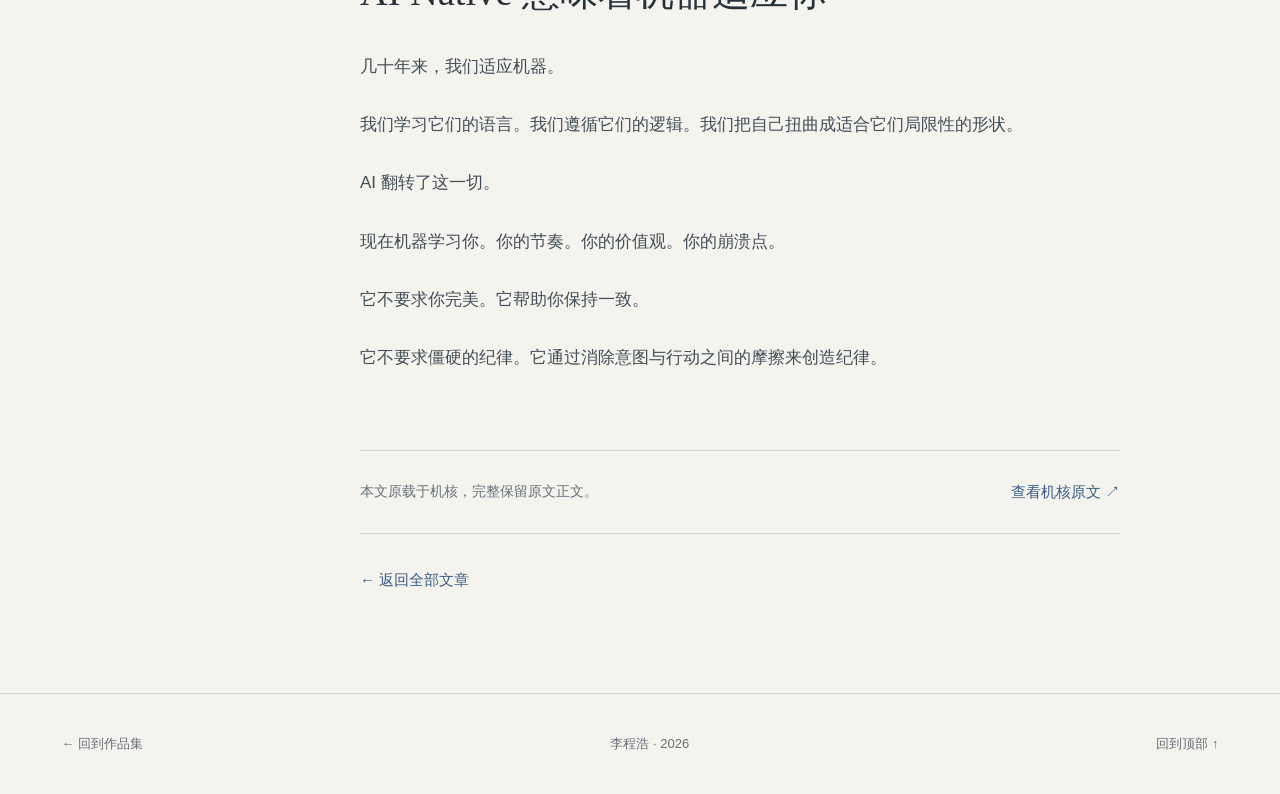
<file: rules-death.html>
<!doctype html>
<html lang="zh-CN">
<head>
  <meta charset="utf-8">
  <meta name="viewport" content="width=device-width, initial-scale=1">
  <meta name="description" content="上篇动态的后续思考 · 李程浩的写作与研究">
  <title>规则的死亡：AI系统意味着活在flow中，而非遵循脚本运行｜李程浩</title>
  <link rel="stylesheet" href="sanfen.css">
  <link rel="stylesheet" href="research.css">
  <link rel="stylesheet" href="writing-article.css">
  <script defer src="research.js"></script>
</head>
<body class="research-page gcores-page">
  <a class="skip-link" href="#story">跳到正文</a>
  <header class="case-header">
    <a href="writing.html">← 写作与研究</a>
    <a class="case-wordmark" href="#top">李程浩 <span>/ 文章</span></a>
    <a class="header-author" href="https://www.gcores.com/articles/209791" target="_blank" rel="noopener noreferrer">查看机核原文 ↗</a>
    <div class="reading-line" aria-hidden="true"><span id="readingProgress"></span></div>
  </header>
  <main id="top">
    <header class="gcores-hero">
      <p class="eyebrow">写作与研究 / AI 与生活 · 原载机核</p>
      <h1>规则的死亡：AI系统意味着活在flow中，而非遵循脚本运行</h1>
      <p class="gcores-deck">上篇动态的后续思考</p>
      <div class="gcores-meta"><span>李程浩 / HimiL</span><time datetime="2026-01-20">2026-01-20</time></div>
      <p class="gcores-disclosure">原文标注：含有 AI 生成内容，请注意甄别。</p>
      <figure class="gcores-cover"><img src="assets/writing/rules-death.jpg" width="1600" height="872" alt="黑底上的网格、流动形态与英文标题"></figure>
    </header>
    <div class="gcores-reading-layout" id="story">
      <aside class="gcores-toc"><p>文章目录</p><nav aria-label="文章目录"><a href="#part-1"><span>01</span>我们在用1996年的逻辑构建2026年的技术</a><a href="#part-2"><span>02</span>规则是路径。原则是导航。</a><a href="#part-3"><span>03</span>生命是波浪。你的系统应该是水。</a><a href="#part-4"><span>04</span>你的大脑已经精疲力竭。让 AI 成为你的自律。</a><a href="#part-5"><span>05</span>没有计划。只有对齐。</a><a href="#part-6"><span>06</span>自由来自信任，而非控制</a><a href="#part-7"><span>07</span>AI Native 意味着机器适应你</a></nav></aside>
      <article class="gcores-body">
        <p>我一直在用 AI 来修复我的睡眠。</p>
        <p>不是优化。是修复。</p>
        <p>因为和大多数人一样，我清楚知道自己应该做什么。我就是做不到。</p>
        <p>于是我开始建立规则。硬性规则。晚上10点，调暗灯光。11点，放下手机。关闭通知。全套算法紧身衣。</p>
        <p>有效了三天。</p>
        <p>然后生活发生了。一顿迟来的晚餐。一场重要的对话。午夜时分的创意爆发。突然间，我精心设计的系统不再是指导，而变成了愧疚的来源。</p>
        <p>规则失效不是因为它们错了。而是因为它们是规则。</p>
        <h2 id="part-1">我们在用1996年的逻辑构建2026年的技术</h2>
        <p>关于 AI，大多数人忽略的一点是：</p>
        <p>我们仍然把它当成愚蠢的机器。</p>
        <p>我们在为一个真正能够思考的东西编写 if-then 语句。</p>
        <p>这就像雇了一个世界级的执行助理，然后给他们一个剧本照着读。你没有在使用智能。你只是在更快地自动化愚蠢。</p>
        <p>旧方式曾经是必要的。机器零理解能力。你必须拼写出每一步，因为它们无法推断任何东西。它们是执行的工具。仅此而已。</p>
        <p>但 AI Native 系统具有自主性。</p>
        <p>它们能理解意图。能适应情境。能做出判断。</p>
        <p>如果你用僵硬的规则束缚它们，你就浪费了唯一让它们强大的东西。</p>
        <h2 id="part-2">规则是路径。原则是导航。</h2>
        <p>想想区别：</p>
        <p>规则说：&quot;晚上10点调暗灯光。&quot;</p>
        <p>原则说：&quot;创造让我的大脑在睡前平静下来的条件。&quot;</p>
        <p>一个是命令。另一个是指南针。</p>
        <p>当你遵循规则时，你在走一条预定的路径。在地形改变之前，它完美运作。然后你就卡住了。</p>
        <p>当你遵循原则时，你在朝着一个结果导航。路径会调整。方法会进化。目的地保持不变。</p>
        <p>大多数生产力系统都是基于规则的。这就是为什么它们感觉像笼子。</p>
        <p>你在强迫一个动态的、混乱的、情绪化的人去符合静态的指令——那些由过去的你写下的、完全不知道今天会是什么样子的指令。</p>
        <p>这种摩擦就是倦怠的温床。</p>
        <h2 id="part-3">生命是波浪。你的系统应该是水。</h2>
        <p>你的能量在波动。</p>
        <p>你的情境在变化。</p>
        <p>你的优先级在转移。</p>
        <p>然而我们构建的系统却假设明天会和今天一模一样。</p>
        <p>我们把自己当成需要编程的机器。但我们不是机器。我们是有机体。我们在周期中运作，而非时间表中。</p>
        <p>AI Native 系统应该流动。</p>
        <p>不是因为听起来好听。是因为智能本来就是这样运作的。</p>
        <p>你不会告诉聪明人如何做某事。你告诉他们为什么重要。他们会想出怎么做。</p>
        <p>AI 也一样。</p>
        <p>你设定原则：&quot;保持我的神经系统平稳。&quot;</p>
        <p>AI 处理执行：&quot;他回家晚了。跳过放松仪式。优先考虑睡眠而非惯例。明天的起床时间推迟30分钟。&quot;</p>
        <p>没有愧疚。没有打破连续记录。只有智能的适应。</p>
        <h2 id="part-4">你的大脑已经精疲力竭。让 AI 成为你的自律。</h2>
        <p>真正的突破在于：</p>
        <p>人类在一致性上很糟糕。</p>
        <p>不是因为我们软弱。是因为意志力是可消耗的资源。系统2思维——大脑中理性的、长期的、有纪律的部分——很快就会耗尽。</p>
        <p>这就是为什么你知道应该睡觉却在刷手机。</p>
        <p>这就是为什么你知道应该锻炼却不去做。</p>
        <p>你不是缺乏纪律。你是认知疲惫。</p>
        <p>AI 不会疲惫。</p>
        <p>它不会合理化。不会谈判。不会因为糟糕的一天就决定跳过你说重要的事情。</p>
        <p>它是你外化的、永不疲倦的前额叶皮层。</p>
        <p>当你头脑清醒时，你设定原则。当你精疲力竭时，AI 执行它们。</p>
        <p>它阻止刷屏。它调暗灯光。它在你的冲动尖叫时提醒你真正在乎什么。</p>
        <p>你没有放弃控制。你在保护你的意图，免受自己疲劳的侵害。</p>
        <h2 id="part-5">没有计划。只有对齐。</h2>
        <p>旧模式：制定计划。执行计划。做不到时感到糟糕。</p>
        <p>新模式：设定原则。信任系统。实时适应。</p>
        <p>当意外发生时，规则会破碎。原则会进化。</p>
        <p>当你午夜才到家时，你的 AI 不会惊慌失措。它不会因为你错过&quot;晚上10点关灯&quot;规则而让你感到愧疚。</p>
        <p>它会重新计算。</p>
        <p>&quot;好的，你现在很兴奋。我们做10分钟呼吸练习，而不是完整的放松流程。优先考虑的是睡眠质量，而非坚持惯例。明天我们会调整回来。&quot;</p>
        <p>目标不是遵循脚本。目标是与你真正重视的东西保持对齐。</p>
        <h2 id="part-6">自由来自信任，而非控制</h2>
        <p>这是悖论：</p>
        <p>你越紧握计划，就越感到被困。</p>
        <p>你越信任原则，就越有自由。</p>
        <p>因为你不再花费精力管理系统。系统在管理混乱。</p>
        <p>你不再思考是否应该放下手机。AI 已经做了。</p>
        <p>你不再决定是否应该跳过健身。原则已经考虑了你的恢复需求。</p>
        <p>你可以自由地专注于真正重要的工作，因为低级决策正由一个不会决策疲劳的东西处理。</p>
        <h2 id="part-7">AI Native 意味着机器适应你</h2>
        <p>几十年来，我们适应机器。</p>
        <p>我们学习它们的语言。我们遵循它们的逻辑。我们把自己扭曲成适合它们局限性的形状。</p>
        <p>AI 翻转了这一切。</p>
        <p>现在机器学习你。你的节奏。你的价值观。你的崩溃点。</p>
        <p>它不要求你完美。它帮助你保持一致。</p>
        <p>它不要求僵硬的纪律。它通过消除意图与行动之间的摩擦来创造纪律。</p>
        <div class="gcores-source"><p>本文原载于机核，完整保留原文正文。</p><a href="https://www.gcores.com/articles/209791" target="_blank" rel="noopener noreferrer">查看机核原文 ↗</a></div>
        <nav class="gcores-back" aria-label="文章导航"><a href="writing.html">← 返回全部文章</a></nav>
      </article>
    </div>
  </main>
  <footer class="case-footer"><a href="index.html">← 回到作品集</a><span>李程浩 · 2026</span><a href="#top">回到顶部 ↑</a></footer>
</body>
</html>
</file>
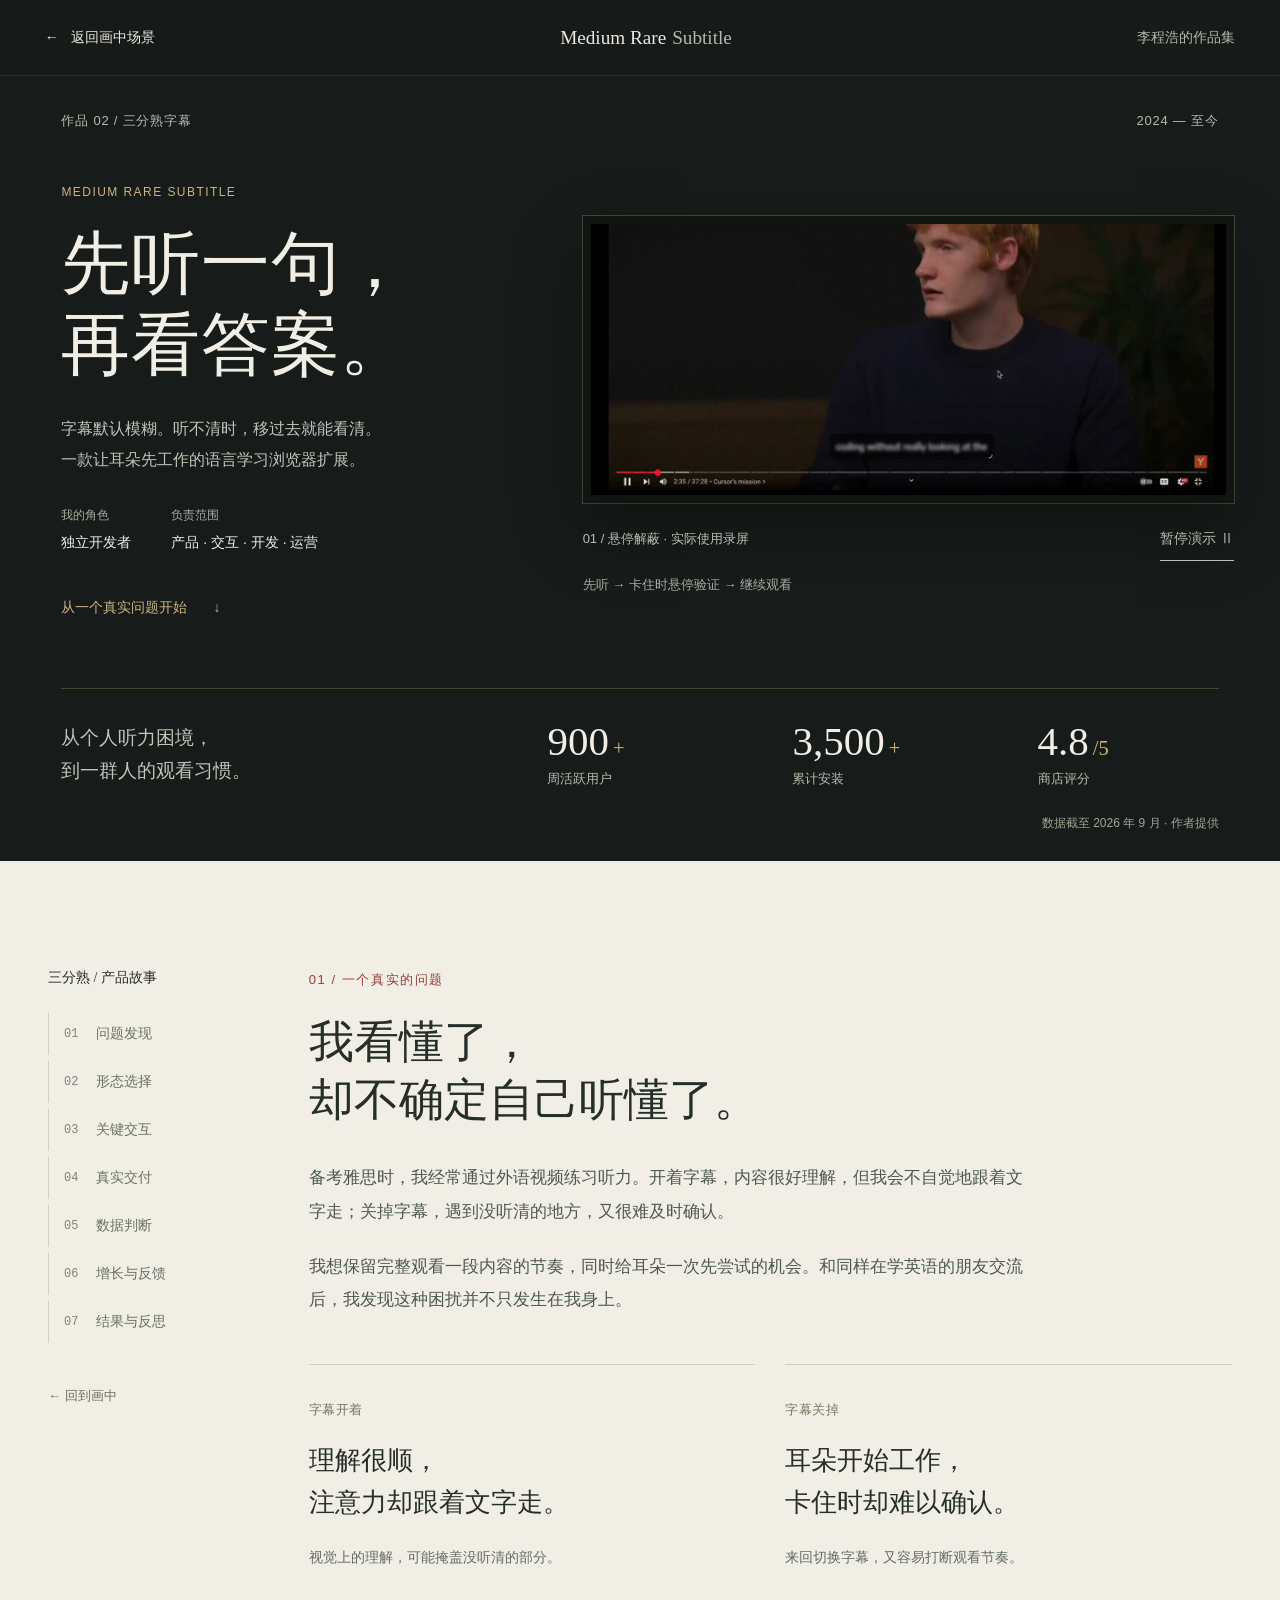
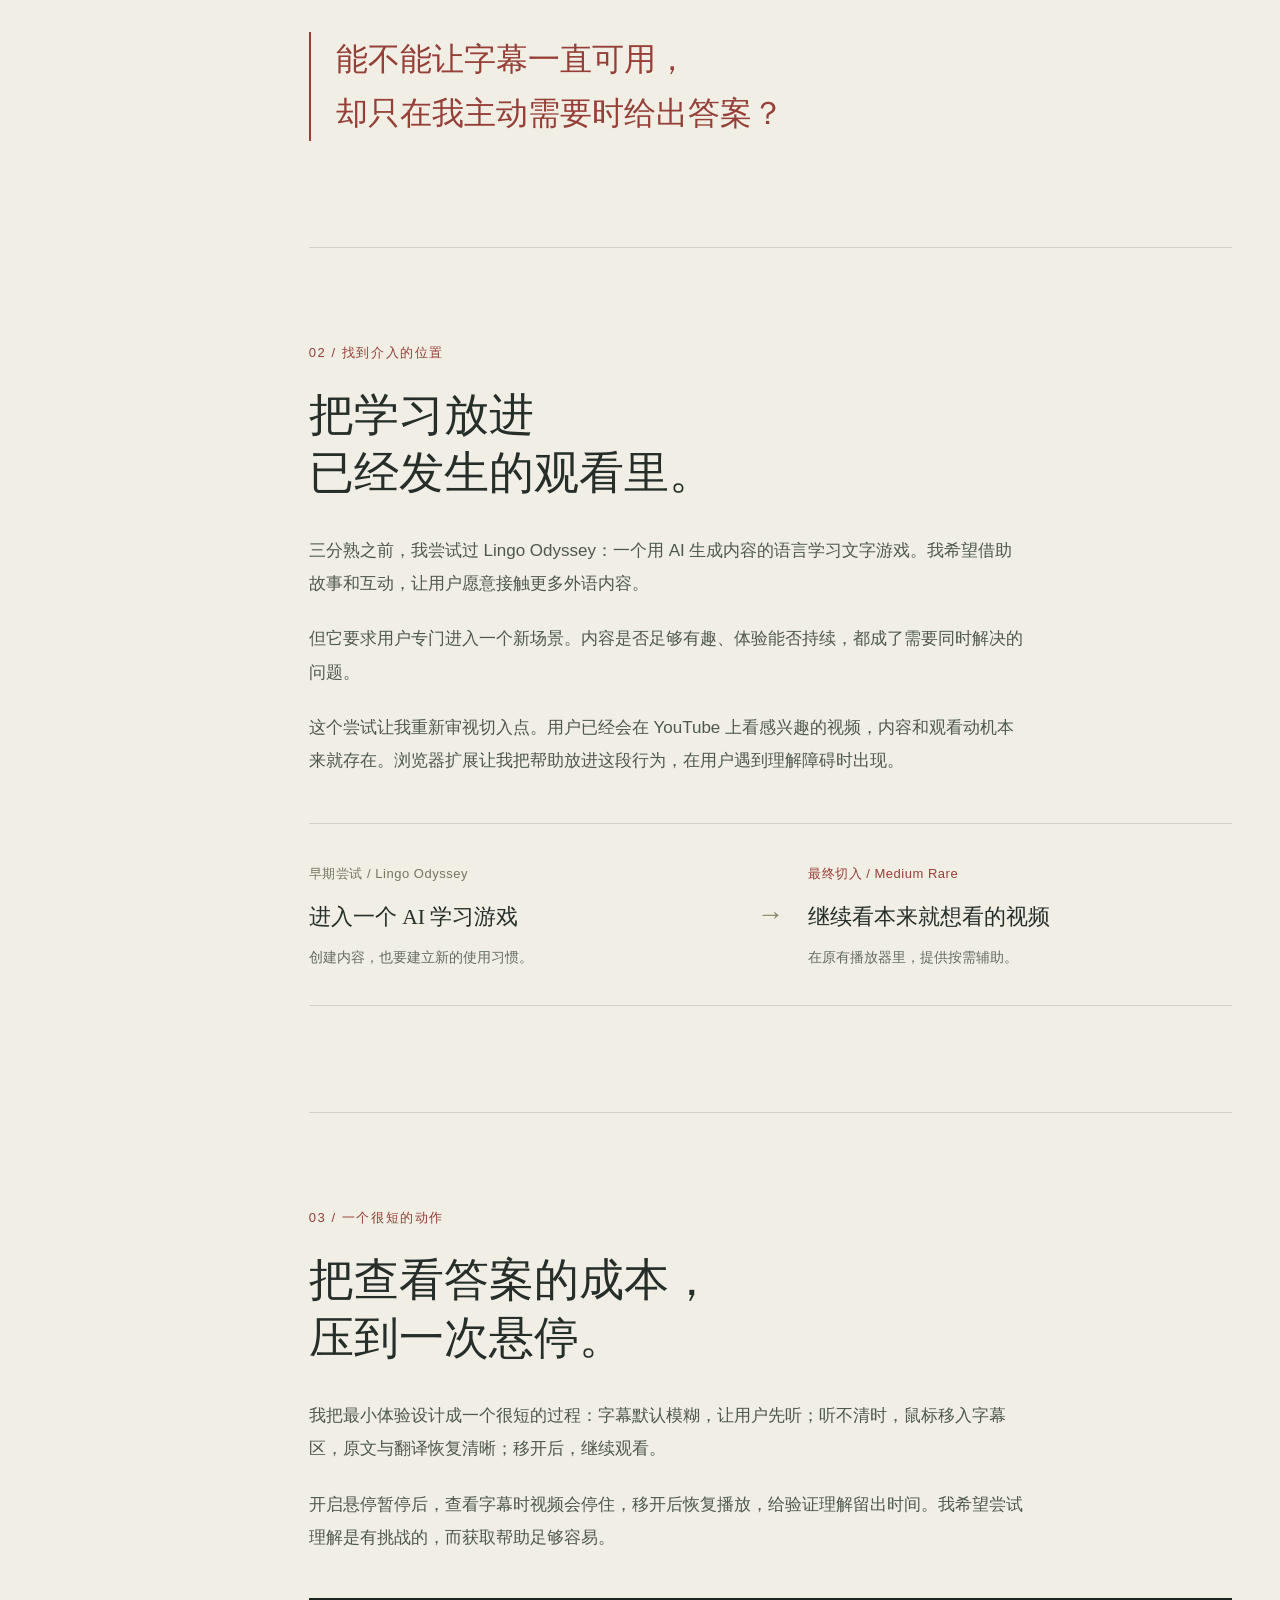
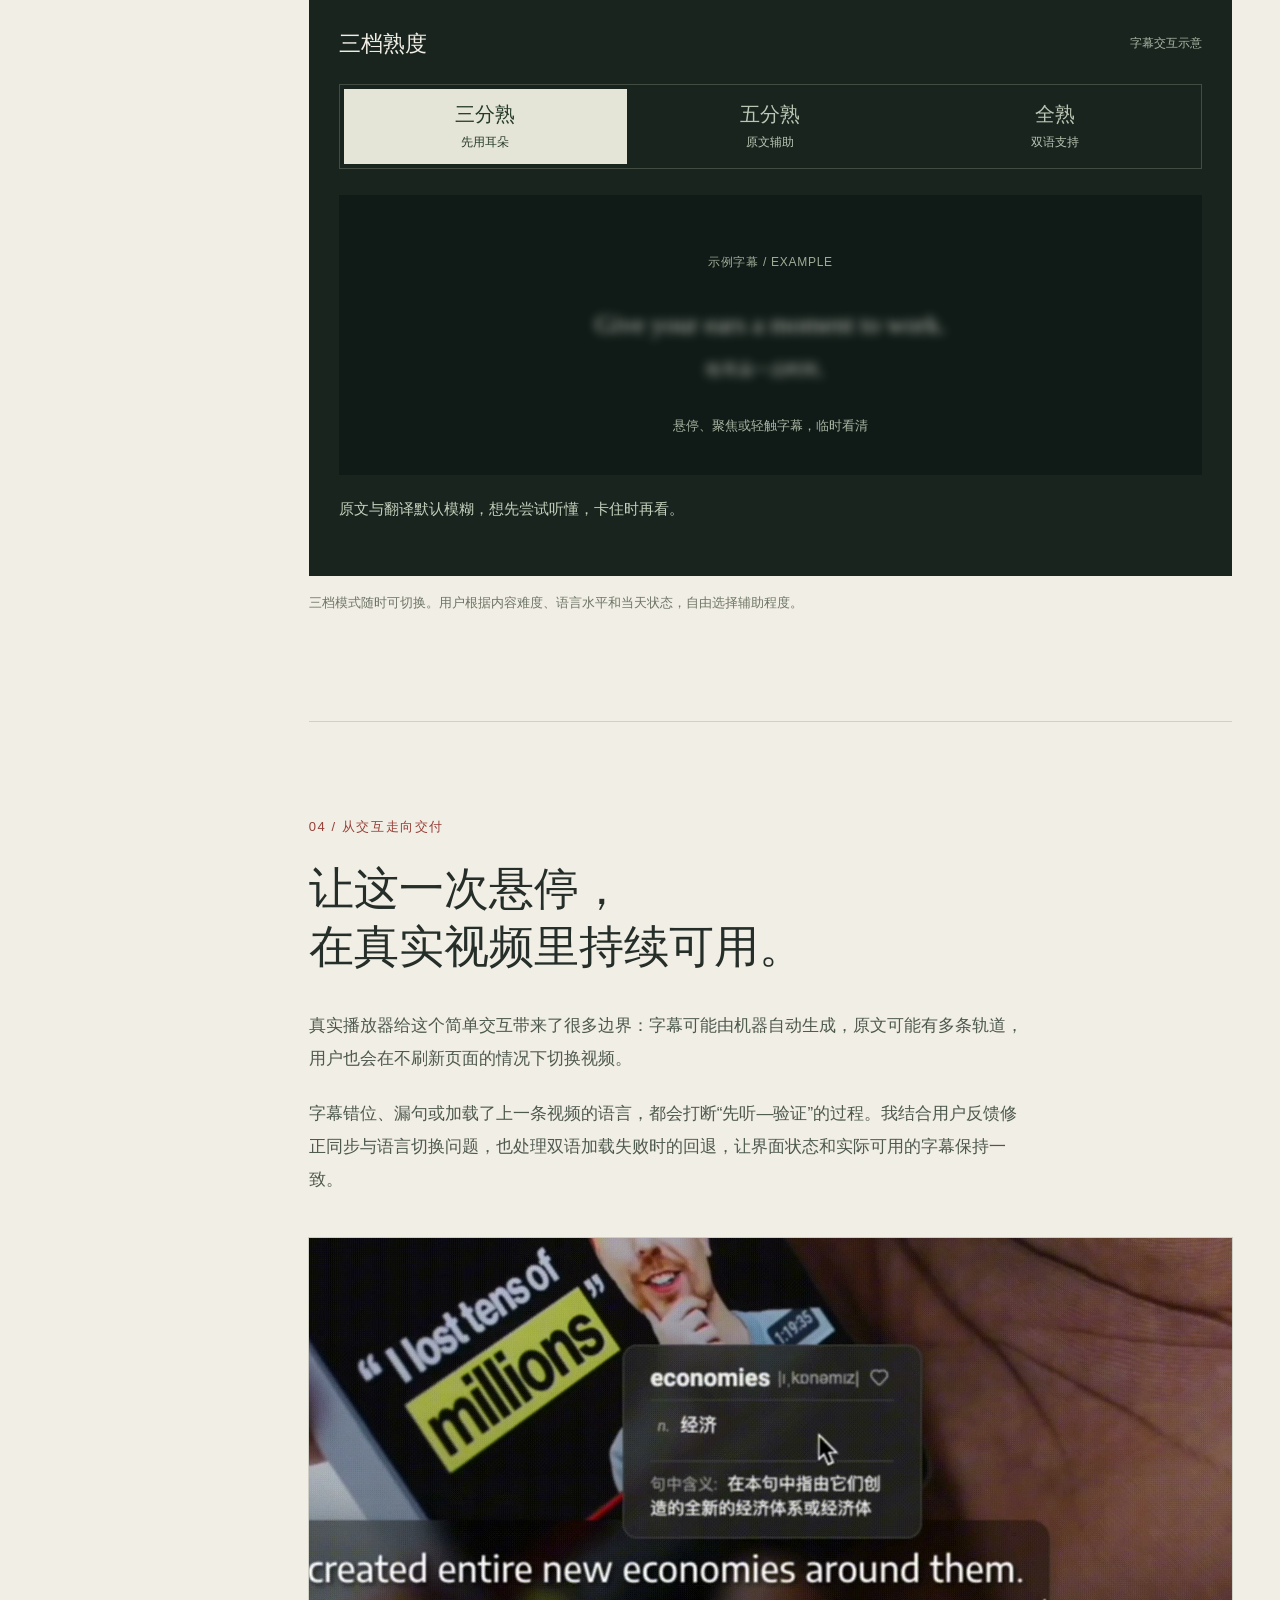
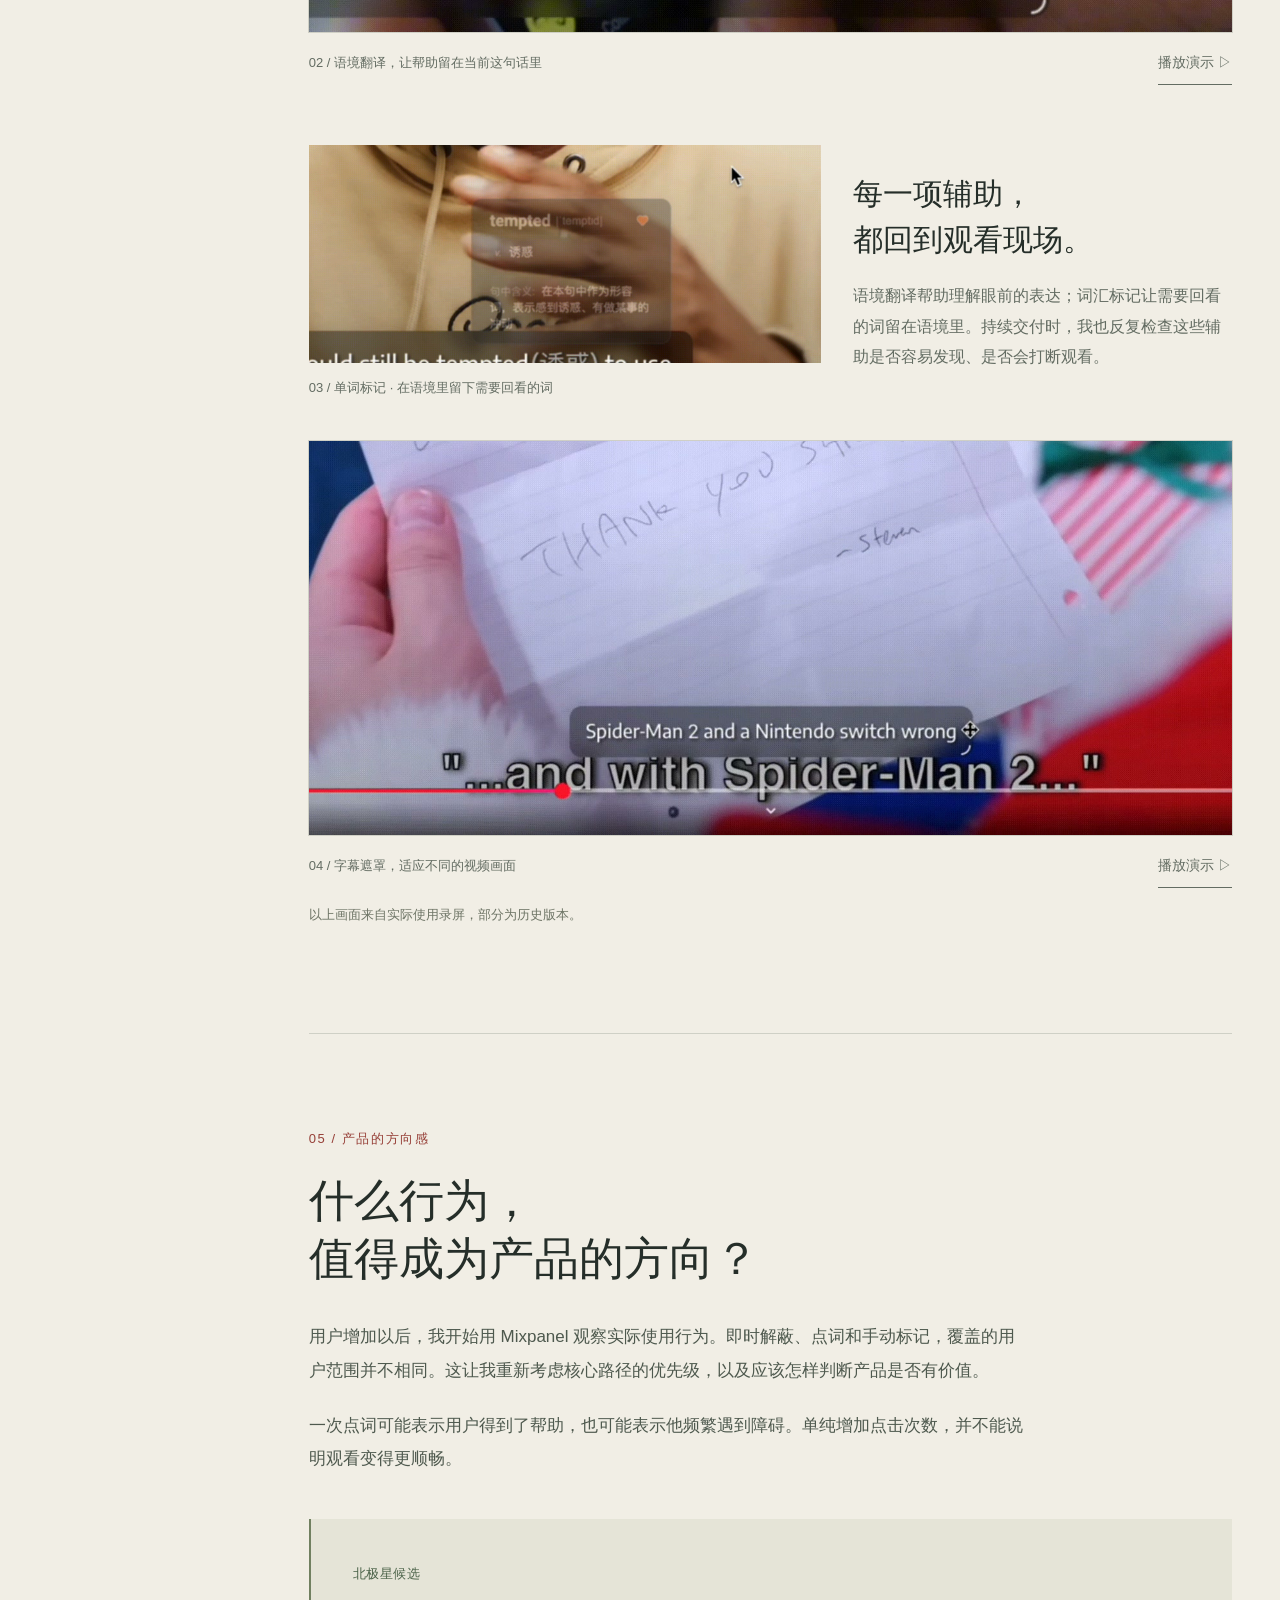
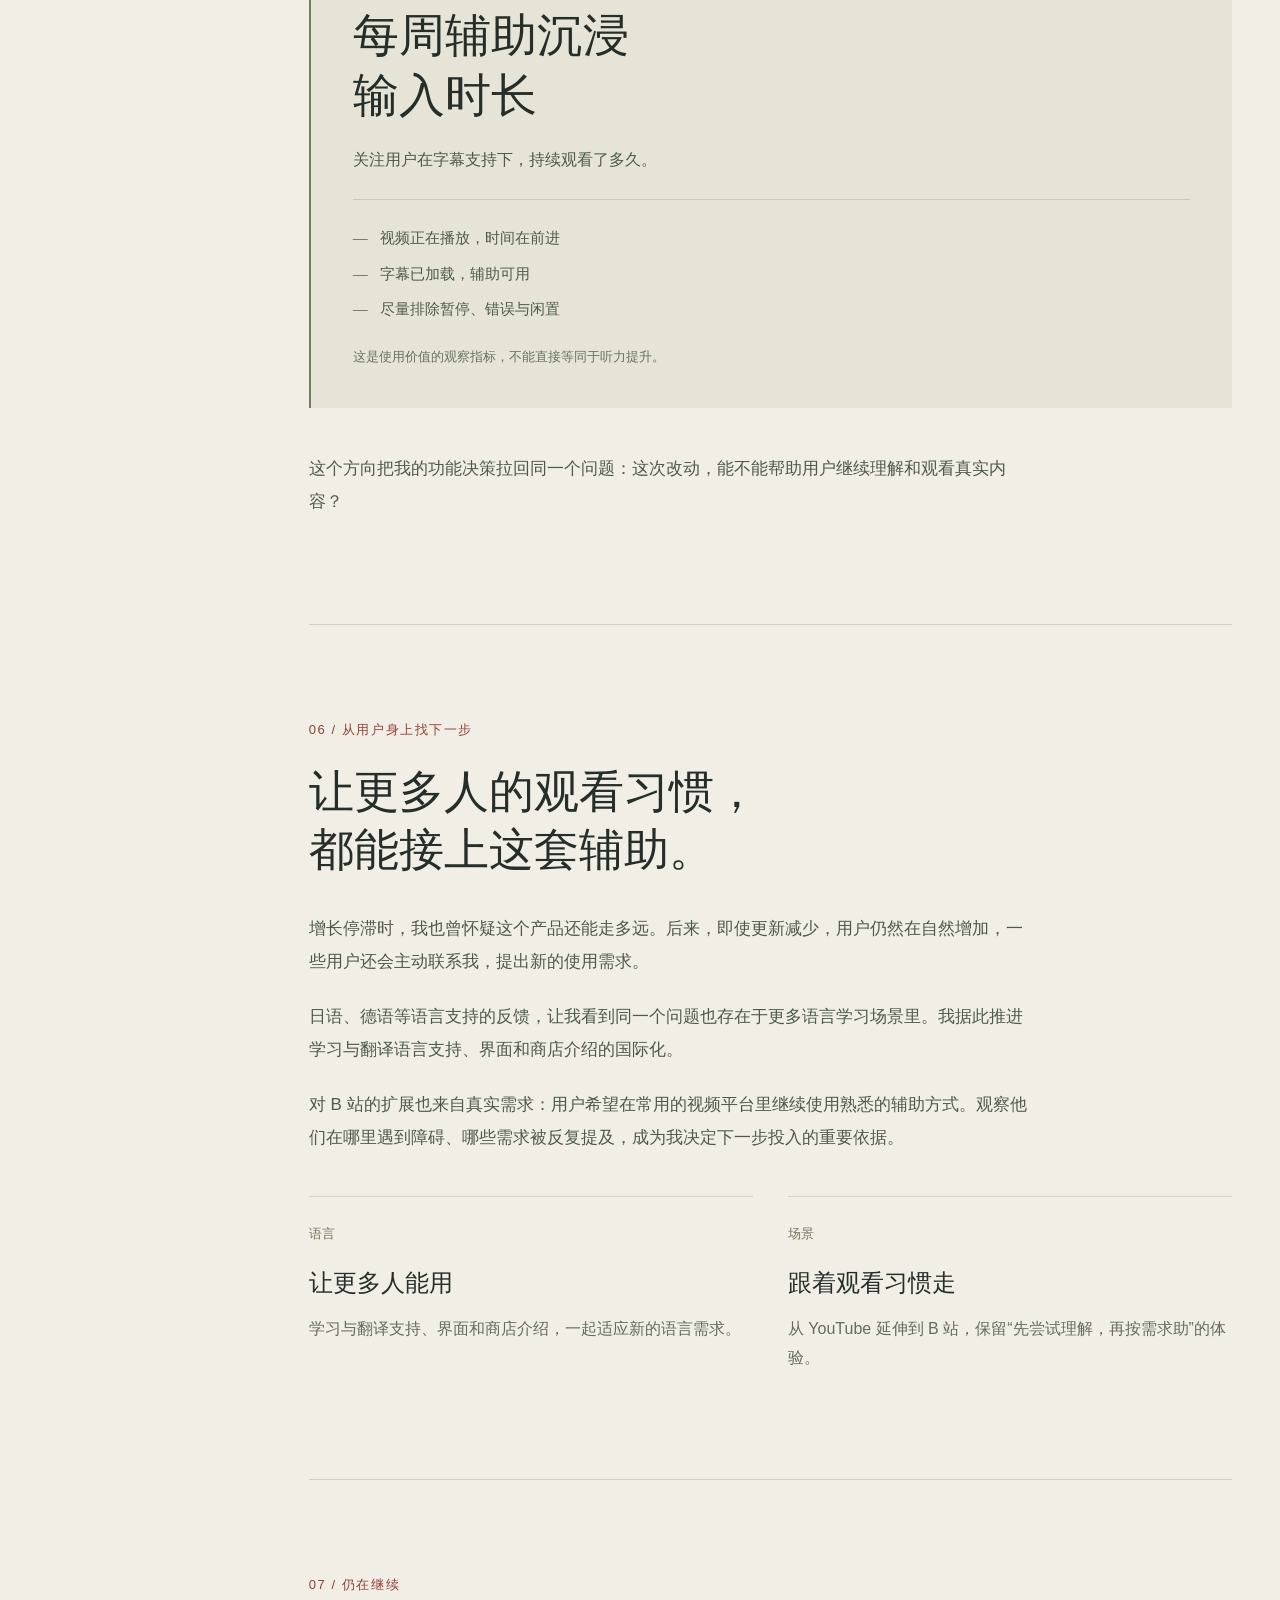
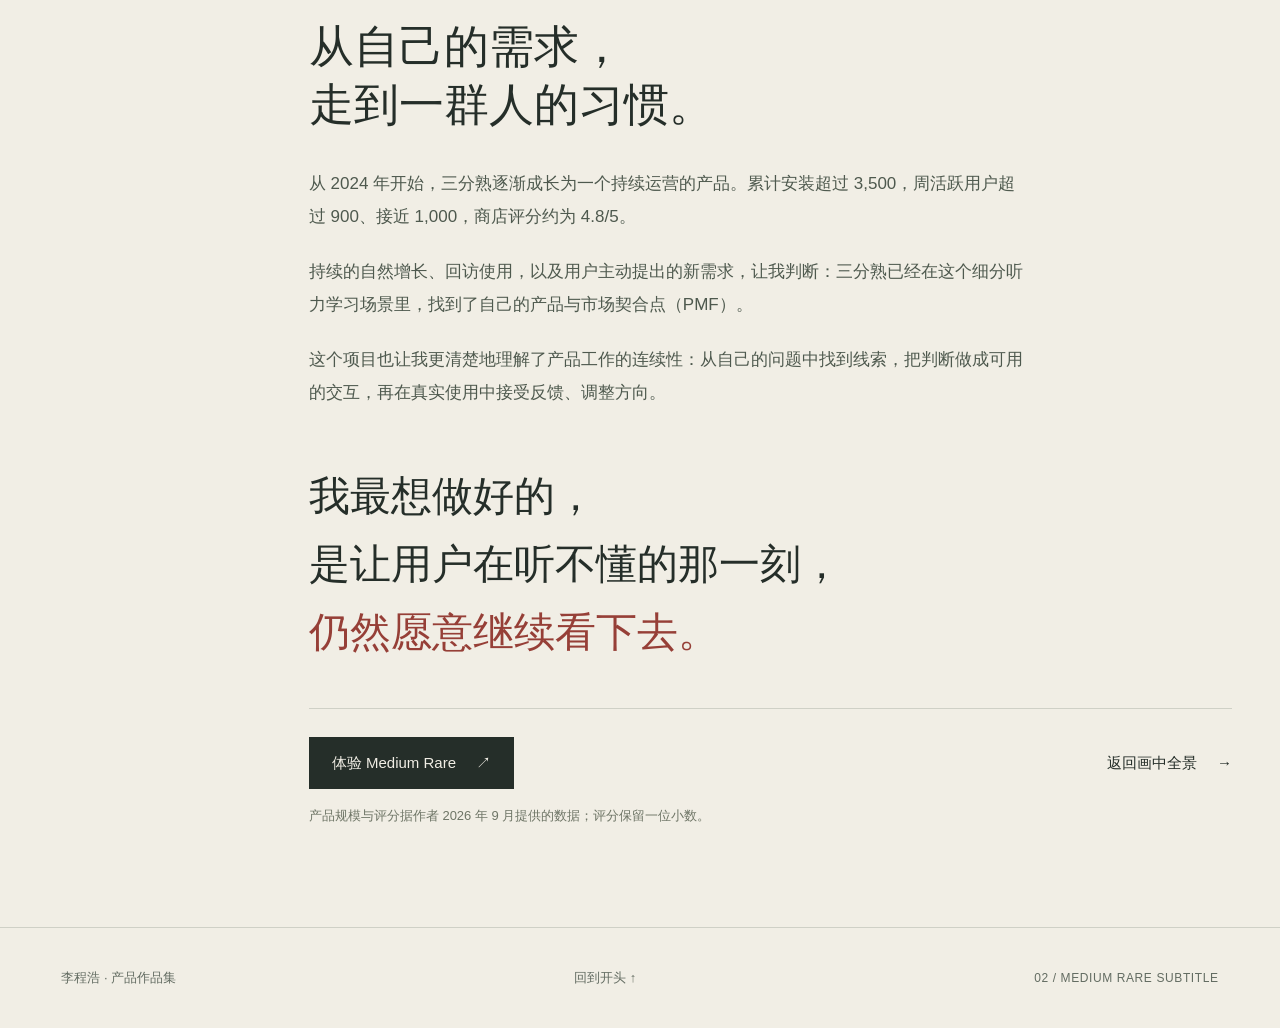
<file: sanfen.html>
<!doctype html>
<html lang="zh-CN">
<head>
  <meta charset="utf-8" />
  <meta name="viewport" content="width=device-width, initial-scale=1" />
  <meta name="theme-color" content="#171b1a" />
  <meta name="description" content="三分熟字幕 Medium Rare Subtitle：李程浩从个人听力困境出发，独立设计、开发并持续运营的语言学习产品。" />
  <title>三分熟字幕 Medium Rare Subtitle｜李程浩的产品故事</title>
  <link rel="icon" type="image/svg+xml" href="data:image/svg+xml,%3Csvg xmlns='http://www.w3.org/2000/svg' viewBox='0 0 64 64'%3E%3Crect width='64' height='64' rx='12' fill='%23131a27'/%3E%3Cpath d='M15 23h34M15 32h34M15 41h34' stroke='%23d8bb72' stroke-width='5' stroke-linecap='round'/%3E%3C/svg%3E" />
  <link rel="stylesheet" href="sanfen.css" />
  <script src="sanfen.js" defer></script>
</head>
<body>
  <a class="skip-link" href="#story">跳到项目故事</a>
  <header class="case-header">
    <a class="back-link" href="index.html#sanfen"><span aria-hidden="true">←</span> 返回画中场景</a>
    <a class="case-wordmark" href="#top">Medium Rare <span>Subtitle</span></a>
    <a class="header-author" href="index.html">李程浩的作品集</a>
    <div class="reading-line" aria-hidden="true"><span id="readingProgress"></span></div>
  </header>
  <main>
    <section class="hero" id="top" aria-labelledby="caseTitle">
      <div class="hero-topline"><span>作品 02 / 三分熟字幕</span><span>2024 — 至今</span></div>
      <div class="hero-grid">
        <div class="hero-copy">
          <p class="eyebrow">MEDIUM RARE SUBTITLE</p>
          <h1 id="caseTitle">先听一句，<br />再看答案。</h1>
          <p class="hero-lead">字幕默认模糊。听不清时，移过去就能看清。<br class="desktop-break" />一款让耳朵先工作的语言学习浏览器扩展。</p>
          <dl class="hero-roles"><div><dt>我的角色</dt><dd>独立开发者</dd></div><div><dt>负责范围</dt><dd>产品 · 交互 · 开发 · 运营</dd></div></dl>
          <a class="read-story" href="#story">从一个真实问题开始 <span aria-hidden="true">↓</span></a>
        </div>
        <figure class="hero-film media-block">
          <div class="film-frame"><video id="heroVideo" width="1440" height="614" poster="assets/sanfen/hover-poster.jpg" muted playsinline loop preload="metadata" controls aria-label="三分熟实际使用录屏：字幕模糊，鼠标悬停后恢复清晰" data-managed-video><source src="assets/sanfen/hover.mp4" type="video/mp4" />您的浏览器不支持视频播放。</video></div>
          <figcaption><span>01 / 悬停解蔽 · 实际使用录屏</span><button class="play-toggle" type="button" data-video="heroVideo" hidden>播放演示 ▷</button></figcaption>
          <p class="hero-film-note">先听 → 卡住时悬停验证 → 继续观看</p>
        </figure>
      </div>
      <div class="hero-bottom"><p>从个人听力困境，<br />到一群人的观看习惯。</p><dl class="hero-metrics"><div><dt>周活跃用户</dt><dd>900<span>+</span></dd></div><div><dt>累计安装</dt><dd>3,500<span>+</span></dd></div><div><dt>商店评分</dt><dd>4.8<span>/5</span></dd></div></dl></div>
      <p class="data-date">数据截至 2026 年 9 月 · 作者提供</p>
    </section>
    <div class="story-layout" id="story">
      <aside class="story-rail" aria-label="项目故事目录">
        <p class="rail-label">三分熟 / 产品故事</p>
        <nav id="chapterNav"><a href="#problem"><span>01</span> 问题发现</a><a href="#choice"><span>02</span> 形态选择</a><a href="#interaction"><span>03</span> 关键交互</a><a href="#delivery"><span>04</span> 真实交付</a><a href="#measurement"><span>05</span> 数据判断</a><a href="#growth"><span>06</span> 增长与反馈</a><a href="#reflection"><span>07</span> 结果与反思</a></nav>
        <a class="rail-return" href="index.html#sanfen">← 回到画中</a>
      </aside>
      <article class="story-body">
        <section class="chapter" id="problem" aria-labelledby="problemTitle">
          <div class="chapter-heading reveal"><p class="eyebrow">01 / 一个真实的问题</p><h2 id="problemTitle">我看懂了，<br />却不确定自己听懂了。</h2></div>
          <div class="prose reveal"><p>备考雅思时，我经常通过外语视频练习听力。开着字幕，内容很好理解，但我会不自觉地跟着文字走；关掉字幕，遇到没听清的地方，又很难及时确认。</p><p>我想保留完整观看一段内容的节奏，同时给耳朵一次先尝试的机会。和同样在学英语的朋友交流后，我发现这种困扰并不只发生在我身上。</p></div>
          <div class="tension-grid reveal"><div class="tension"><span class="small-label">字幕开着</span><p>理解很顺，<br />注意力却跟着文字走。</p><span class="tension-detail">视觉上的理解，可能掩盖没听清的部分。</span></div><div class="tension"><span class="small-label">字幕关掉</span><p>耳朵开始工作，<br />卡住时却难以确认。</p><span class="tension-detail">来回切换字幕，又容易打断观看节奏。</span></div></div>
          <blockquote class="question reveal">能不能让字幕一直可用，<br />却只在我主动需要时给出答案？</blockquote>
        </section>
        <section class="chapter" id="choice" aria-labelledby="choiceTitle">
          <div class="chapter-heading reveal"><p class="eyebrow">02 / 找到介入的位置</p><h2 id="choiceTitle">把学习放进<br />已经发生的观看里。</h2></div>
          <div class="prose reveal"><p>三分熟之前，我尝试过 Lingo Odyssey：一个用 AI 生成内容的语言学习文字游戏。我希望借助故事和互动，让用户愿意接触更多外语内容。</p><p>但它要求用户专门进入一个新场景。内容是否足够有趣、体验能否持续，都成了需要同时解决的问题。</p><p>这个尝试让我重新审视切入点。用户已经会在 YouTube 上看感兴趣的视频，内容和观看动机本来就存在。浏览器扩展让我把帮助放进这段行为，在用户遇到理解障碍时出现。</p></div>
          <div class="choice-path reveal" aria-label="产品形态的转向"><div><span class="small-label">早期尝试 / Lingo Odyssey</span><h3>进入一个 AI 学习游戏</h3><p>创建内容，也要建立新的使用习惯。</p></div><span class="path-arrow" aria-hidden="true">→</span><div><span class="small-label">最终切入 / Medium Rare</span><h3>继续看本来就想看的视频</h3><p>在原有播放器里，提供按需辅助。</p></div></div>
        </section>
        <section class="chapter interaction-chapter" id="interaction" aria-labelledby="interactionTitle">
          <div class="chapter-heading reveal"><p class="eyebrow">03 / 一个很短的动作</p><h2 id="interactionTitle">把查看答案的成本，<br />压到一次悬停。</h2></div>
          <div class="prose reveal"><p>我把最小体验设计成一个很短的过程：字幕默认模糊，让用户先听；听不清时，鼠标移入字幕区，原文与翻译恢复清晰；移开后，继续观看。</p><p>开启悬停暂停后，查看字幕时视频会停住，移开后恢复播放，给验证理解留出时间。我希望尝试理解是有挑战的，而获取帮助足够容易。</p></div>
          <div class="mode-demo reveal" id="modeDemo" data-mode="rare">
            <div class="demo-heading"><span>三档熟度</span><span class="demo-kind">字幕交互示意</span></div>
            <div class="mode-controls" role="group" aria-label="选择字幕熟度"><button type="button" data-mode="rare" aria-pressed="true"><span>三分熟</span><small>先用耳朵</small></button><button type="button" data-mode="medium" aria-pressed="false"><span>五分熟</span><small>原文辅助</small></button><button type="button" data-mode="full" aria-pressed="false"><span>全熟</span><small>双语支持</small></button></div>
            <div class="sample-stage"><span class="sample-label">示例字幕 / EXAMPLE</span><button class="sample-subtitles" id="sampleSubtitles" type="button" aria-label="临时看清示例字幕" aria-pressed="false"><span class="sample-original" lang="en" aria-hidden="true">Give your ears a moment to work.</span><span class="sample-translation" aria-hidden="true">给耳朵一点时间。</span></button><p class="reveal-instruction" id="revealInstruction">悬停、聚焦或轻触字幕，临时看清</p></div>
            <p class="mode-description" id="modeDescription" aria-live="polite">原文与翻译默认模糊，想先尝试听懂，卡住时再看。</p>
          </div>
          <p class="figure-note reveal">三档模式随时可切换。用户根据内容难度、语言水平和当天状态，自由选择辅助程度。</p>
        </section>
        <section class="chapter" id="delivery" aria-labelledby="deliveryTitle">
          <div class="chapter-heading reveal"><p class="eyebrow">04 / 从交互走向交付</p><h2 id="deliveryTitle">让这一次悬停，<br />在真实视频里持续可用。</h2></div>
          <div class="prose reveal"><p>真实播放器给这个简单交互带来了很多边界：字幕可能由机器自动生成，原文可能有多条轨道，用户也会在不刷新页面的情况下切换视频。</p><p>字幕错位、漏句或加载了上一条视频的语言，都会打断“先听—验证”的过程。我结合用户反馈修正同步与语言切换问题，也处理双语加载失败时的回退，让界面状态和实际可用的字幕保持一致。</p></div>
          <figure class="product-film media-block reveal"><video id="translationVideo" width="1440" height="614" poster="assets/sanfen/translate-poster.jpg" muted playsinline loop preload="none" controls aria-label="实际产品录屏：点击 economies 查看词义及当前语境中的解释" data-managed-video><source src="assets/sanfen/translate.mp4" type="video/mp4" />您的浏览器不支持视频播放。</video><figcaption><span>02 / 语境翻译，让帮助留在当前这句话里</span><button class="play-toggle" type="button" data-video="translationVideo" hidden>播放演示 ▷</button></figcaption></figure>
          <div class="delivery-pair reveal"><figure><img src="assets/sanfen/mark-still.jpg" width="1440" height="614" alt="三分熟单词标记界面：tempted 旁的爱心显示标记状态，下方展示语境解释" loading="lazy" /><figcaption>03 / 单词标记 · 在语境里留下需要回看的词</figcaption></figure><div class="delivery-copy"><h3>每一项辅助，<br />都回到观看现场。</h3><p>语境翻译帮助理解眼前的表达；词汇标记让需要回看的词留在语境里。持续交付时，我也反复检查这些辅助是否容易发现、是否会打断观看。</p></div></div>
          <figure class="product-film media-block reveal"><video id="maskVideo" width="1440" height="614" poster="assets/sanfen/mask-poster.jpg" muted playsinline loop preload="none" controls aria-label="实际产品录屏：调整字幕遮罩，覆盖视频画面中的字幕区域" data-managed-video><source src="assets/sanfen/mask.mp4" type="video/mp4" />您的浏览器不支持视频播放。</video><figcaption><span>04 / 字幕遮罩，适应不同的视频画面</span><button class="play-toggle" type="button" data-video="maskVideo" hidden>播放演示 ▷</button></figcaption></figure>
          <p class="figure-note">以上画面来自实际使用录屏，部分为历史版本。</p>
        </section>
        <section class="chapter" id="measurement" aria-labelledby="measurementTitle">
          <div class="chapter-heading reveal"><p class="eyebrow">05 / 产品的方向感</p><h2 id="measurementTitle">什么行为，<br />值得成为产品的方向？</h2></div>
          <div class="prose reveal"><p>用户增加以后，我开始用 Mixpanel 观察实际使用行为。即时解蔽、点词和手动标记，覆盖的用户范围并不相同。这让我重新考虑核心路径的优先级，以及应该怎样判断产品是否有价值。</p><p>一次点词可能表示用户得到了帮助，也可能表示他频繁遇到障碍。单纯增加点击次数，并不能说明观看变得更顺畅。</p></div>
          <div class="metric-principle reveal"><span class="small-label">北极星候选</span><h3>每周辅助沉浸<br />输入时长</h3><p>关注用户在字幕支持下，持续观看了多久。</p><ul><li>视频正在播放，时间在前进</li><li>字幕已加载，辅助可用</li><li>尽量排除暂停、错误与闲置</li></ul><p class="metric-footnote">这是使用价值的观察指标，不能直接等同于听力提升。</p></div>
          <div class="prose reveal"><p>这个方向把我的功能决策拉回同一个问题：这次改动，能不能帮助用户继续理解和观看真实内容？</p></div>
        </section>
        <section class="chapter" id="growth" aria-labelledby="growthTitle">
          <div class="chapter-heading reveal"><p class="eyebrow">06 / 从用户身上找下一步</p><h2 id="growthTitle">让更多人的观看习惯，<br />都能接上这套辅助。</h2></div>
          <div class="prose reveal"><p>增长停滞时，我也曾怀疑这个产品还能走多远。后来，即使更新减少，用户仍然在自然增加，一些用户还会主动联系我，提出新的使用需求。</p><p>日语、德语等语言支持的反馈，让我看到同一个问题也存在于更多语言学习场景里。我据此推进学习与翻译语言支持、界面和商店介绍的国际化。</p><p>对 B 站的扩展也来自真实需求：用户希望在常用的视频平台里继续使用熟悉的辅助方式。观察他们在哪里遇到障碍、哪些需求被反复提及，成为我决定下一步投入的重要依据。</p></div>
          <div class="growth-notes reveal"><div><span class="small-label">语言</span><h3>让更多人能用</h3><p>学习与翻译支持、界面和商店介绍，一起适应新的语言需求。</p></div><div><span class="small-label">场景</span><h3>跟着观看习惯走</h3><p>从 YouTube 延伸到 B 站，保留“先尝试理解，再按需求助”的体验。</p></div></div>
        </section>
        <section class="chapter reflection" id="reflection" aria-labelledby="reflectionTitle">
          <div class="chapter-heading reveal"><p class="eyebrow">07 / 仍在继续</p><h2 id="reflectionTitle">从自己的需求，<br />走到一群人的习惯。</h2></div>
          <div class="prose reveal"><p>从 2024 年开始，三分熟逐渐成长为一个持续运营的产品。累计安装超过 3,500，周活跃用户超过 900、接近 1,000，商店评分约为 4.8/5。</p><p>持续的自然增长、回访使用，以及用户主动提出的新需求，让我判断：三分熟已经在这个细分听力学习场景里，找到了自己的产品与市场契合点（PMF）。</p><p>这个项目也让我更清楚地理解了产品工作的连续性：从自己的问题中找到线索，把判断做成可用的交互，再在真实使用中接受反馈、调整方向。</p></div>
          <blockquote class="closing-quote reveal">我最想做好的，<br />是让用户在听不懂的那一刻，<br /><em>仍然愿意继续看下去。</em></blockquote>
          <div class="closing-actions"><a class="external-link" href="https://sublur.top" target="_blank" rel="noreferrer">体验 Medium Rare <span aria-hidden="true">↗</span></a><a href="index.html">返回画中全景 <span aria-hidden="true">→</span></a></div>
          <p class="figure-note">产品规模与评分据作者 2026 年 9 月提供的数据；评分保留一位小数。</p>
        </section>
      </article>
    </div>
  </main>
  <footer class="case-footer"><span>李程浩 · 产品作品集</span><a href="#top">回到开头 ↑</a><span>02 / MEDIUM RARE SUBTITLE</span></footer>
</body>
</html>
</file>
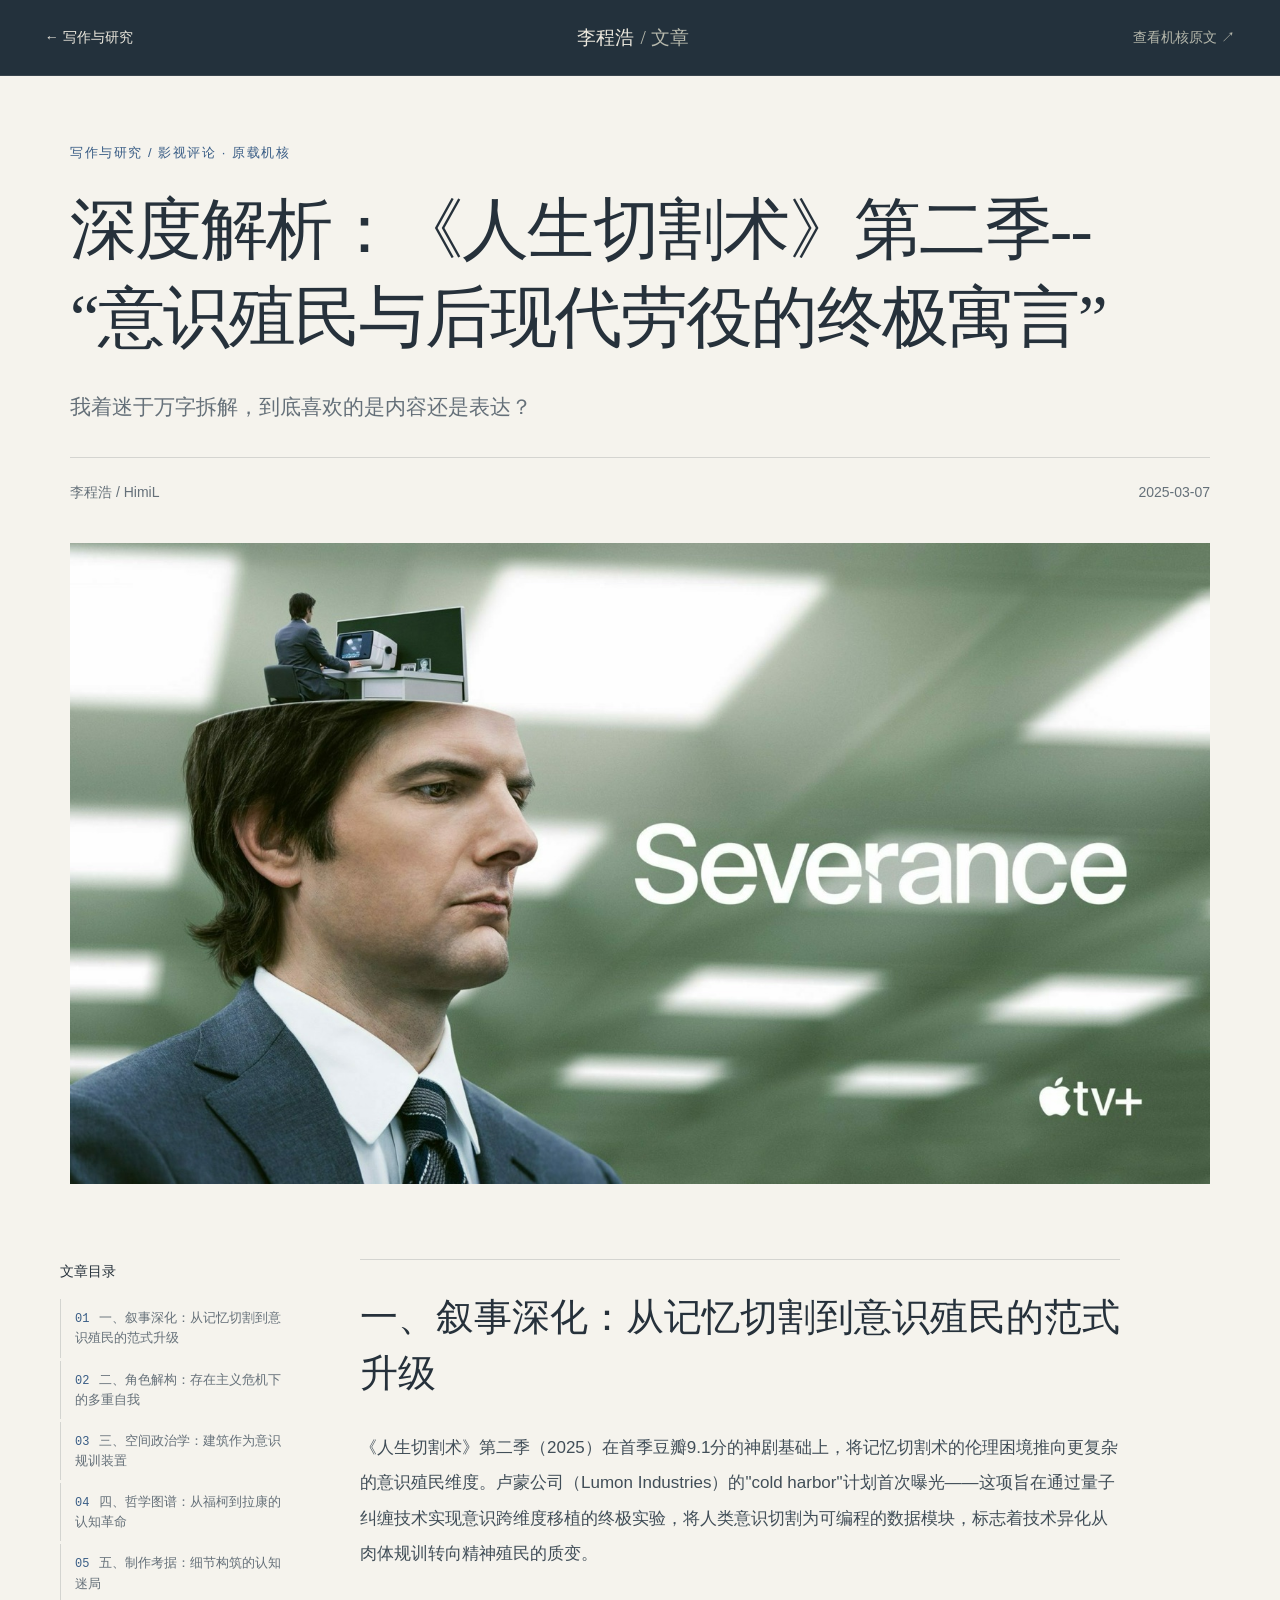
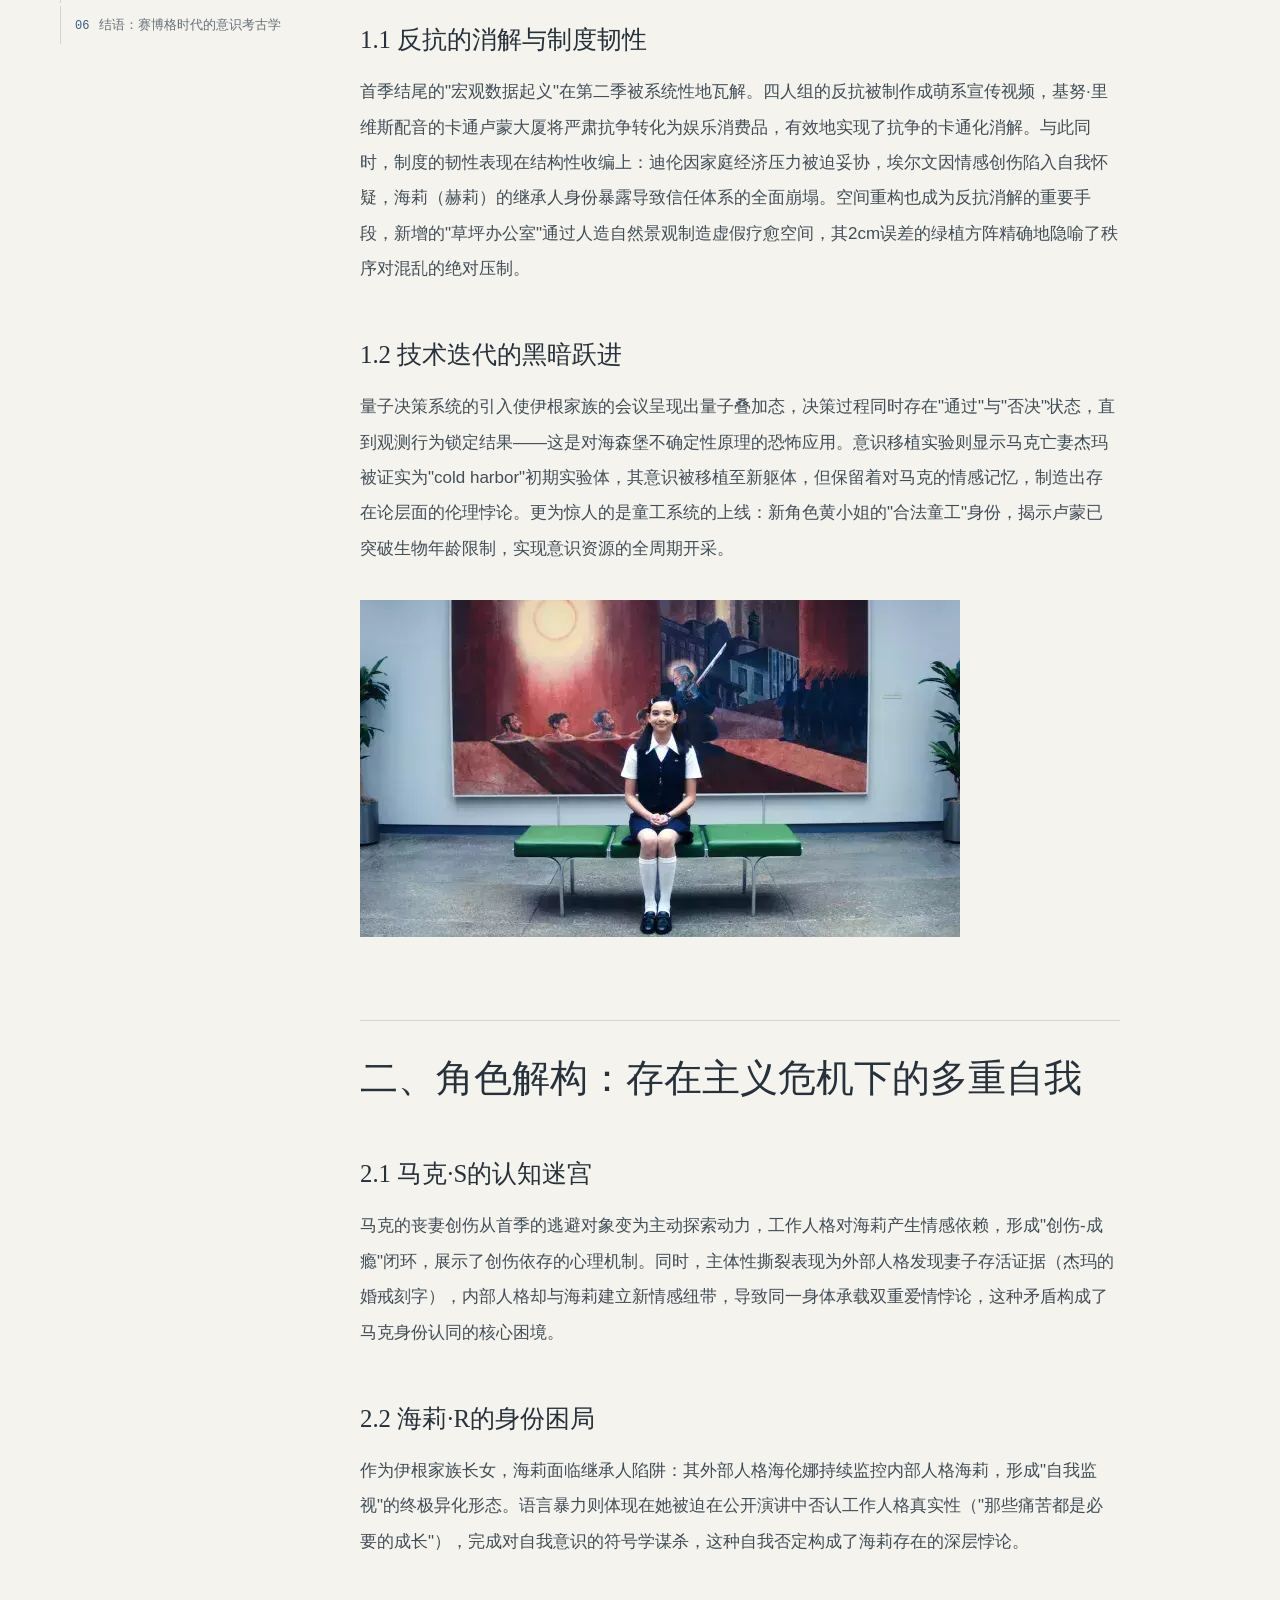
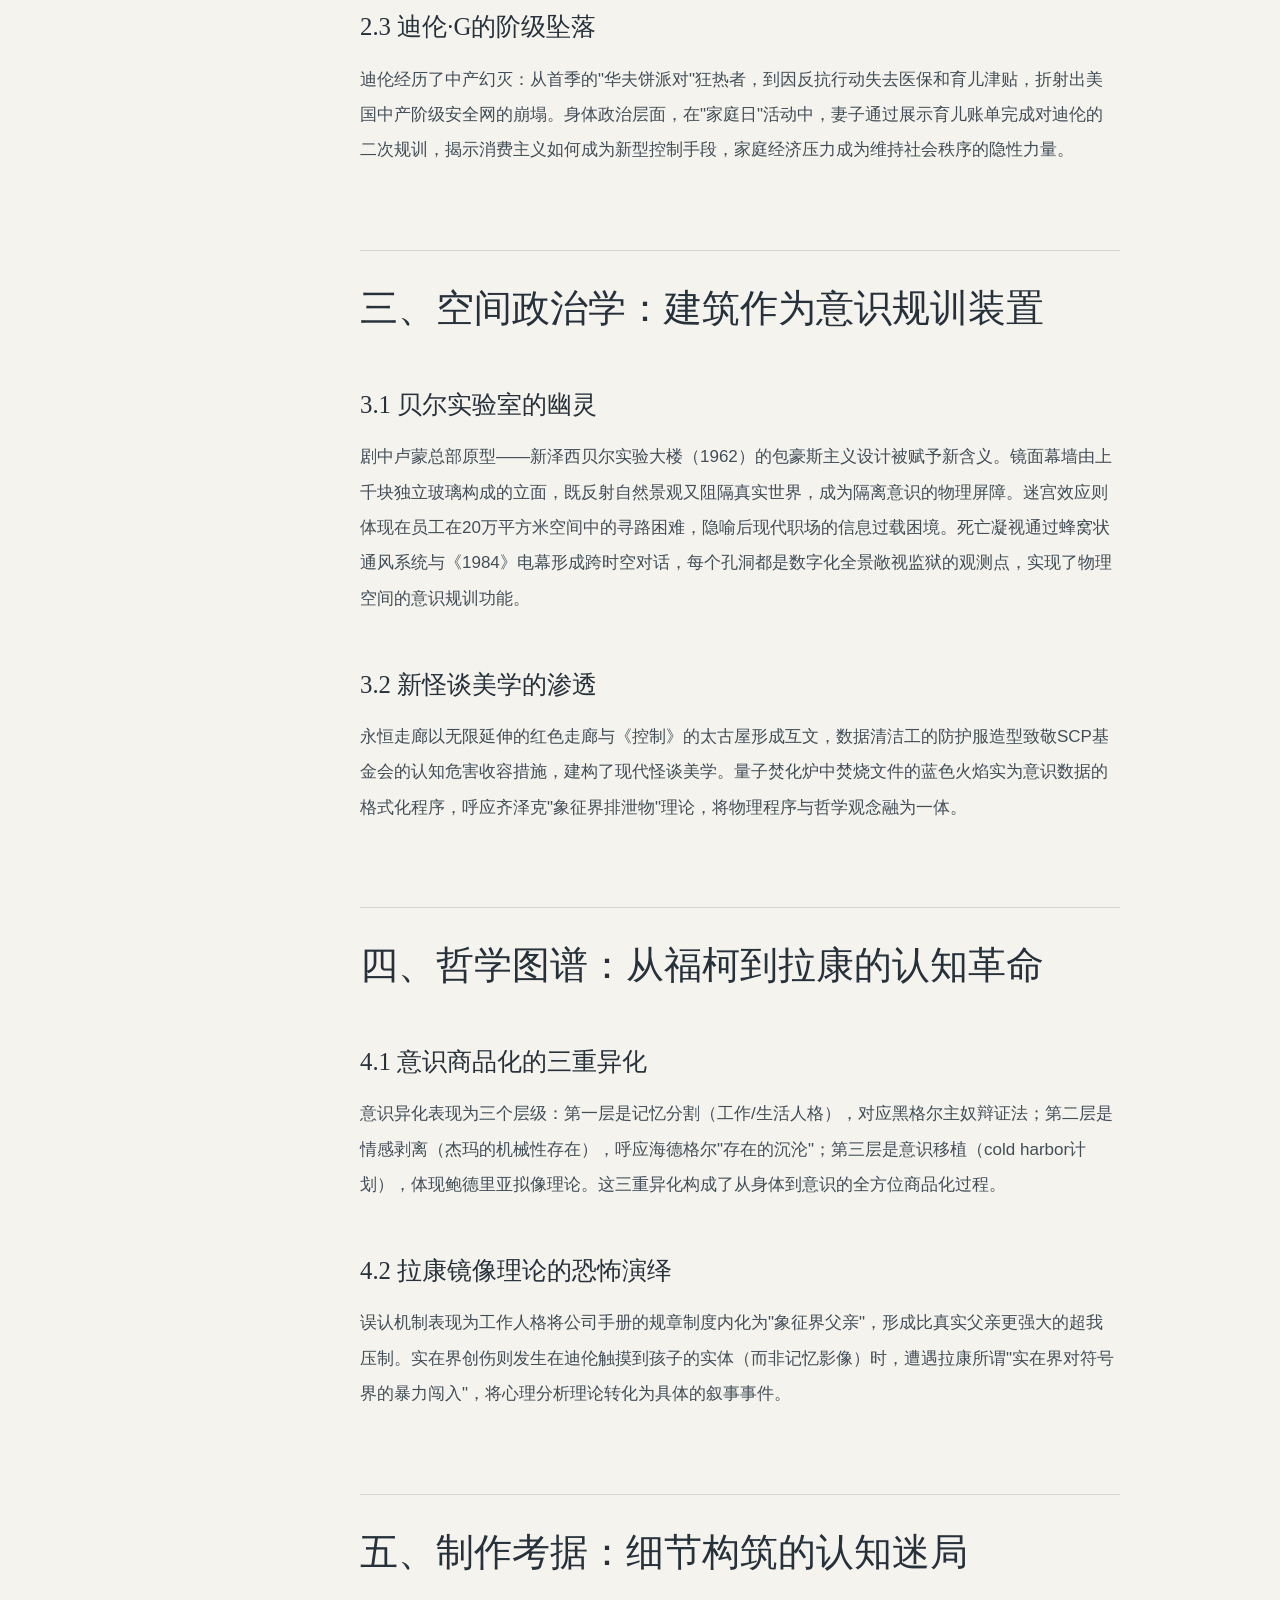
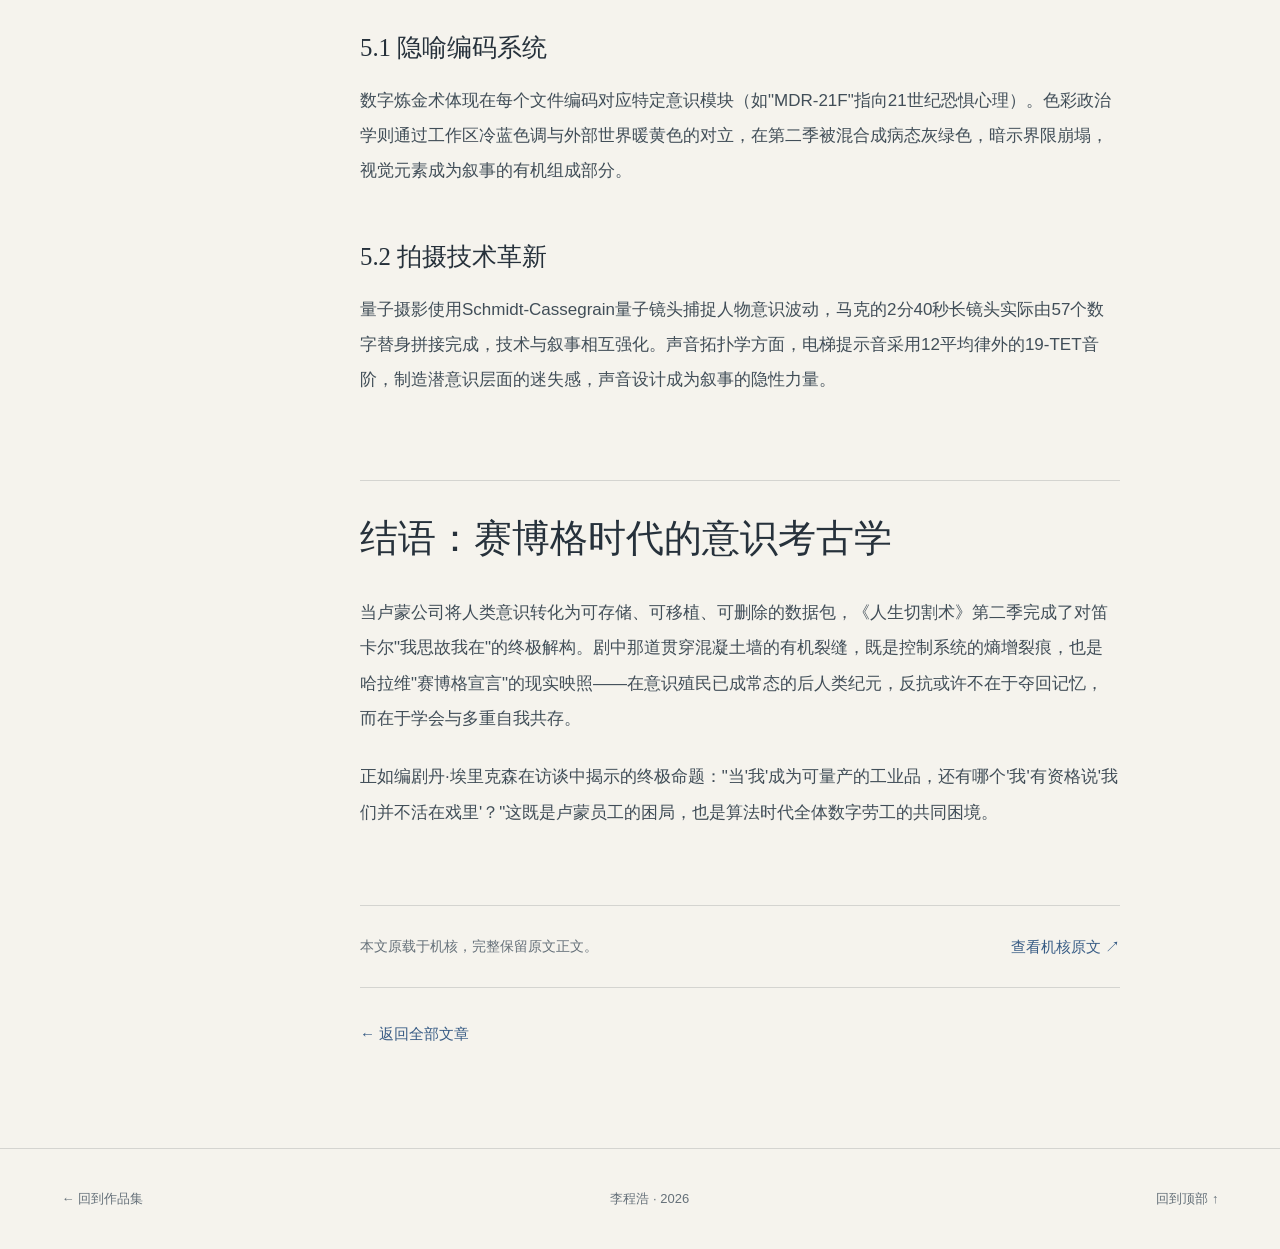
<file: severance-s2.html>
<!doctype html>
<html lang="zh-CN">
<head>
  <meta charset="utf-8">
  <meta name="viewport" content="width=device-width, initial-scale=1">
  <meta name="description" content="我着迷于万字拆解，到底喜欢的是内容还是表达？ · 李程浩的写作与研究">
  <title>深度解析：《人生切割术》第二季--“意识殖民与后现代劳役的终极寓言”｜李程浩</title>
  <link rel="stylesheet" href="sanfen.css">
  <link rel="stylesheet" href="research.css">
  <link rel="stylesheet" href="writing-article.css">
  <script defer src="research.js"></script>
</head>
<body class="research-page gcores-page">
  <a class="skip-link" href="#story">跳到正文</a>
  <header class="case-header">
    <a href="writing.html">← 写作与研究</a>
    <a class="case-wordmark" href="#top">李程浩 <span>/ 文章</span></a>
    <a class="header-author" href="https://www.gcores.com/articles/195704" target="_blank" rel="noopener noreferrer">查看机核原文 ↗</a>
    <div class="reading-line" aria-hidden="true"><span id="readingProgress"></span></div>
  </header>
  <main id="top">
    <header class="gcores-hero">
      <p class="eyebrow">写作与研究 / 影视评论 · 原载机核</p>
      <h1>深度解析：《人生切割术》第二季--“意识殖民与后现代劳役的终极寓言”</h1>
      <p class="gcores-deck">我着迷于万字拆解，到底喜欢的是内容还是表达？</p>
      <div class="gcores-meta"><span>李程浩 / HimiL</span><time datetime="2025-03-07">2025-03-07</time></div>
      
      <figure class="gcores-cover"><img src="assets/writing/severance-s2.jpg" width="1600" height="900" alt="《人生切割术》第二季的主角与 Severance 标题"></figure>
    </header>
    <div class="gcores-reading-layout" id="story">
      <aside class="gcores-toc"><p>文章目录</p><nav aria-label="文章目录"><a href="#part-1"><span>01</span>一、叙事深化：从记忆切割到意识殖民的范式升级</a><a href="#part-2"><span>02</span>二、角色解构：存在主义危机下的多重自我</a><a href="#part-3"><span>03</span>三、空间政治学：建筑作为意识规训装置</a><a href="#part-4"><span>04</span>四、哲学图谱：从福柯到拉康的认知革命</a><a href="#part-5"><span>05</span>五、制作考据：细节构筑的认知迷局</a><a href="#part-6"><span>06</span>结语：赛博格时代的意识考古学</a></nav></aside>
      <article class="gcores-body">
        <h2 id="part-1">一、叙事深化：从记忆切割到意识殖民的范式升级</h2>
        <p>《人生切割术》第二季（2025）在首季豆瓣9.1分的神剧基础上，将记忆切割术的伦理困境推向更复杂的意识殖民维度。卢蒙公司（Lumon Industries）的&quot;cold harbor&quot;计划首次曝光——这项旨在通过量子纠缠技术实现意识跨维度移植的终极实验，将人类意识切割为可编程的数据模块，标志着技术异化从肉体规训转向精神殖民的质变。</p>
        <h3>1.1 反抗的消解与制度韧性</h3>
        <p>首季结尾的&quot;宏观数据起义&quot;在第二季被系统性地瓦解。四人组的反抗被制作成萌系宣传视频，基努·里维斯配音的卡通卢蒙大厦将严肃抗争转化为娱乐消费品，有效地实现了抗争的卡通化消解。与此同时，制度的韧性表现在结构性收编上：迪伦因家庭经济压力被迫妥协，埃尔文因情感创伤陷入自我怀疑，海莉（赫莉）的继承人身份暴露导致信任体系的全面崩塌。空间重构也成为反抗消解的重要手段，新增的&quot;草坪办公室&quot;通过人造自然景观制造虚假疗愈空间，其2cm误差的绿植方阵精确地隐喻了秩序对混乱的绝对压制。</p>
        <h3>1.2 技术迭代的黑暗跃进</h3>
        <p>量子决策系统的引入使伊根家族的会议呈现出量子叠加态，决策过程同时存在&quot;通过&quot;与&quot;否决&quot;状态，直到观测行为锁定结果——这是对海森堡不确定性原理的恐怖应用。意识移植实验则显示马克亡妻杰玛被证实为&quot;cold harbor&quot;初期实验体，其意识被移植至新躯体，但保留着对马克的情感记忆，制造出存在论层面的伦理悖论。更为惊人的是童工系统的上线：新角色黄小姐的&quot;合法童工&quot;身份，揭示卢蒙已突破生物年龄限制，实现意识资源的全周期开采。</p>
        <figure class="gcores-inline-figure"><img src="assets/writing/severance-inline.webp" width="600" height="337" loading="lazy" alt="《人生切割术》第二季剧照：黄小姐坐在画作前"></figure>
        <h2 id="part-2">二、角色解构：存在主义危机下的多重自我</h2>
        <h3>2.1 马克·S的认知迷宫</h3>
        <p>马克的丧妻创伤从首季的逃避对象变为主动探索动力，工作人格对海莉产生情感依赖，形成&quot;创伤-成瘾&quot;闭环，展示了创伤依存的心理机制。同时，主体性撕裂表现为外部人格发现妻子存活证据（杰玛的婚戒刻字），内部人格却与海莉建立新情感纽带，导致同一身体承载双重爱情悖论，这种矛盾构成了马克身份认同的核心困境。</p>
        <h3>2.2 海莉·R的身份困局</h3>
        <p>作为伊根家族长女，海莉面临继承人陷阱：其外部人格海伦娜持续监控内部人格海莉，形成&quot;自我监视&quot;的终极异化形态。语言暴力则体现在她被迫在公开演讲中否认工作人格真实性（&quot;那些痛苦都是必要的成长&quot;），完成对自我意识的符号学谋杀，这种自我否定构成了海莉存在的深层悖论。</p>
        <h3>2.3 迪伦·G的阶级坠落</h3>
        <p>迪伦经历了中产幻灭：从首季的&quot;华夫饼派对&quot;狂热者，到因反抗行动失去医保和育儿津贴，折射出美国中产阶级安全网的崩塌。身体政治层面，在&quot;家庭日&quot;活动中，妻子通过展示育儿账单完成对迪伦的二次规训，揭示消费主义如何成为新型控制手段，家庭经济压力成为维持社会秩序的隐性力量。</p>
        <h2 id="part-3">三、空间政治学：建筑作为意识规训装置</h2>
        <h3>3.1 贝尔实验室的幽灵</h3>
        <p>剧中卢蒙总部原型——新泽西贝尔实验大楼（1962）的包豪斯主义设计被赋予新含义。镜面幕墙由上千块独立玻璃构成的立面，既反射自然景观又阻隔真实世界，成为隔离意识的物理屏障。迷宫效应则体现在员工在20万平方米空间中的寻路困难，隐喻后现代职场的信息过载困境。死亡凝视通过蜂窝状通风系统与《1984》电幕形成跨时空对话，每个孔洞都是数字化全景敞视监狱的观测点，实现了物理空间的意识规训功能。</p>
        <h3>3.2 新怪谈美学的渗透</h3>
        <p>永恒走廊以无限延伸的红色走廊与《控制》的太古屋形成互文，数据清洁工的防护服造型致敬SCP基金会的认知危害收容措施，建构了现代怪谈美学。量子焚化炉中焚烧文件的蓝色火焰实为意识数据的格式化程序，呼应齐泽克&quot;象征界排泄物&quot;理论，将物理程序与哲学观念融为一体。</p>
        <h2 id="part-4">四、哲学图谱：从福柯到拉康的认知革命</h2>
        <h3>4.1 意识商品化的三重异化</h3>
        <p>意识异化表现为三个层级：第一层是记忆分割（工作/生活人格），对应黑格尔主奴辩证法；第二层是情感剥离（杰玛的机械性存在），呼应海德格尔&quot;存在的沉沦&quot;；第三层是意识移植（cold harbor计划），体现鲍德里亚拟像理论。这三重异化构成了从身体到意识的全方位商品化过程。</p>
        <h3>4.2 拉康镜像理论的恐怖演绎</h3>
        <p>误认机制表现为工作人格将公司手册的规章制度内化为&quot;象征界父亲&quot;，形成比真实父亲更强大的超我压制。实在界创伤则发生在迪伦触摸到孩子的实体（而非记忆影像）时，遭遇拉康所谓&quot;实在界对符号界的暴力闯入&quot;，将心理分析理论转化为具体的叙事事件。</p>
        <h2 id="part-5">五、制作考据：细节构筑的认知迷局</h2>
        <h3>5.1 隐喻编码系统</h3>
        <p>数字炼金术体现在每个文件编码对应特定意识模块（如&quot;MDR-21F&quot;指向21世纪恐惧心理）。色彩政治学则通过工作区冷蓝色调与外部世界暖黄色的对立，在第二季被混合成病态灰绿色，暗示界限崩塌，视觉元素成为叙事的有机组成部分。</p>
        <h3>5.2 拍摄技术革新</h3>
        <p>量子摄影使用Schmidt-Cassegrain量子镜头捕捉人物意识波动，马克的2分40秒长镜头实际由57个数字替身拼接完成，技术与叙事相互强化。声音拓扑学方面，电梯提示音采用12平均律外的19-TET音阶，制造潜意识层面的迷失感，声音设计成为叙事的隐性力量。</p>
        <h2 id="part-6">结语：赛博格时代的意识考古学</h2>
        <p>当卢蒙公司将人类意识转化为可存储、可移植、可删除的数据包，《人生切割术》第二季完成了对笛卡尔&quot;我思故我在&quot;的终极解构。剧中那道贯穿混凝土墙的有机裂缝，既是控制系统的熵增裂痕，也是哈拉维&quot;赛博格宣言&quot;的现实映照——在意识殖民已成常态的后人类纪元，反抗或许不在于夺回记忆，而在于学会与多重自我共存。</p>
        <p>正如编剧丹·埃里克森在访谈中揭示的终极命题：&quot;当&#x27;我&#x27;成为可量产的工业品，还有哪个&#x27;我&#x27;有资格说&#x27;我们并不活在戏里&#x27;？&quot;这既是卢蒙员工的困局，也是算法时代全体数字劳工的共同困境。</p>
        <div class="gcores-source"><p>本文原载于机核，完整保留原文正文。</p><a href="https://www.gcores.com/articles/195704" target="_blank" rel="noopener noreferrer">查看机核原文 ↗</a></div>
        <nav class="gcores-back" aria-label="文章导航"><a href="writing.html">← 返回全部文章</a></nav>
      </article>
    </div>
  </main>
  <footer class="case-footer"><a href="index.html">← 回到作品集</a><span>李程浩 · 2026</span><a href="#top">回到顶部 ↑</a></footer>
</body>
</html>
</file>
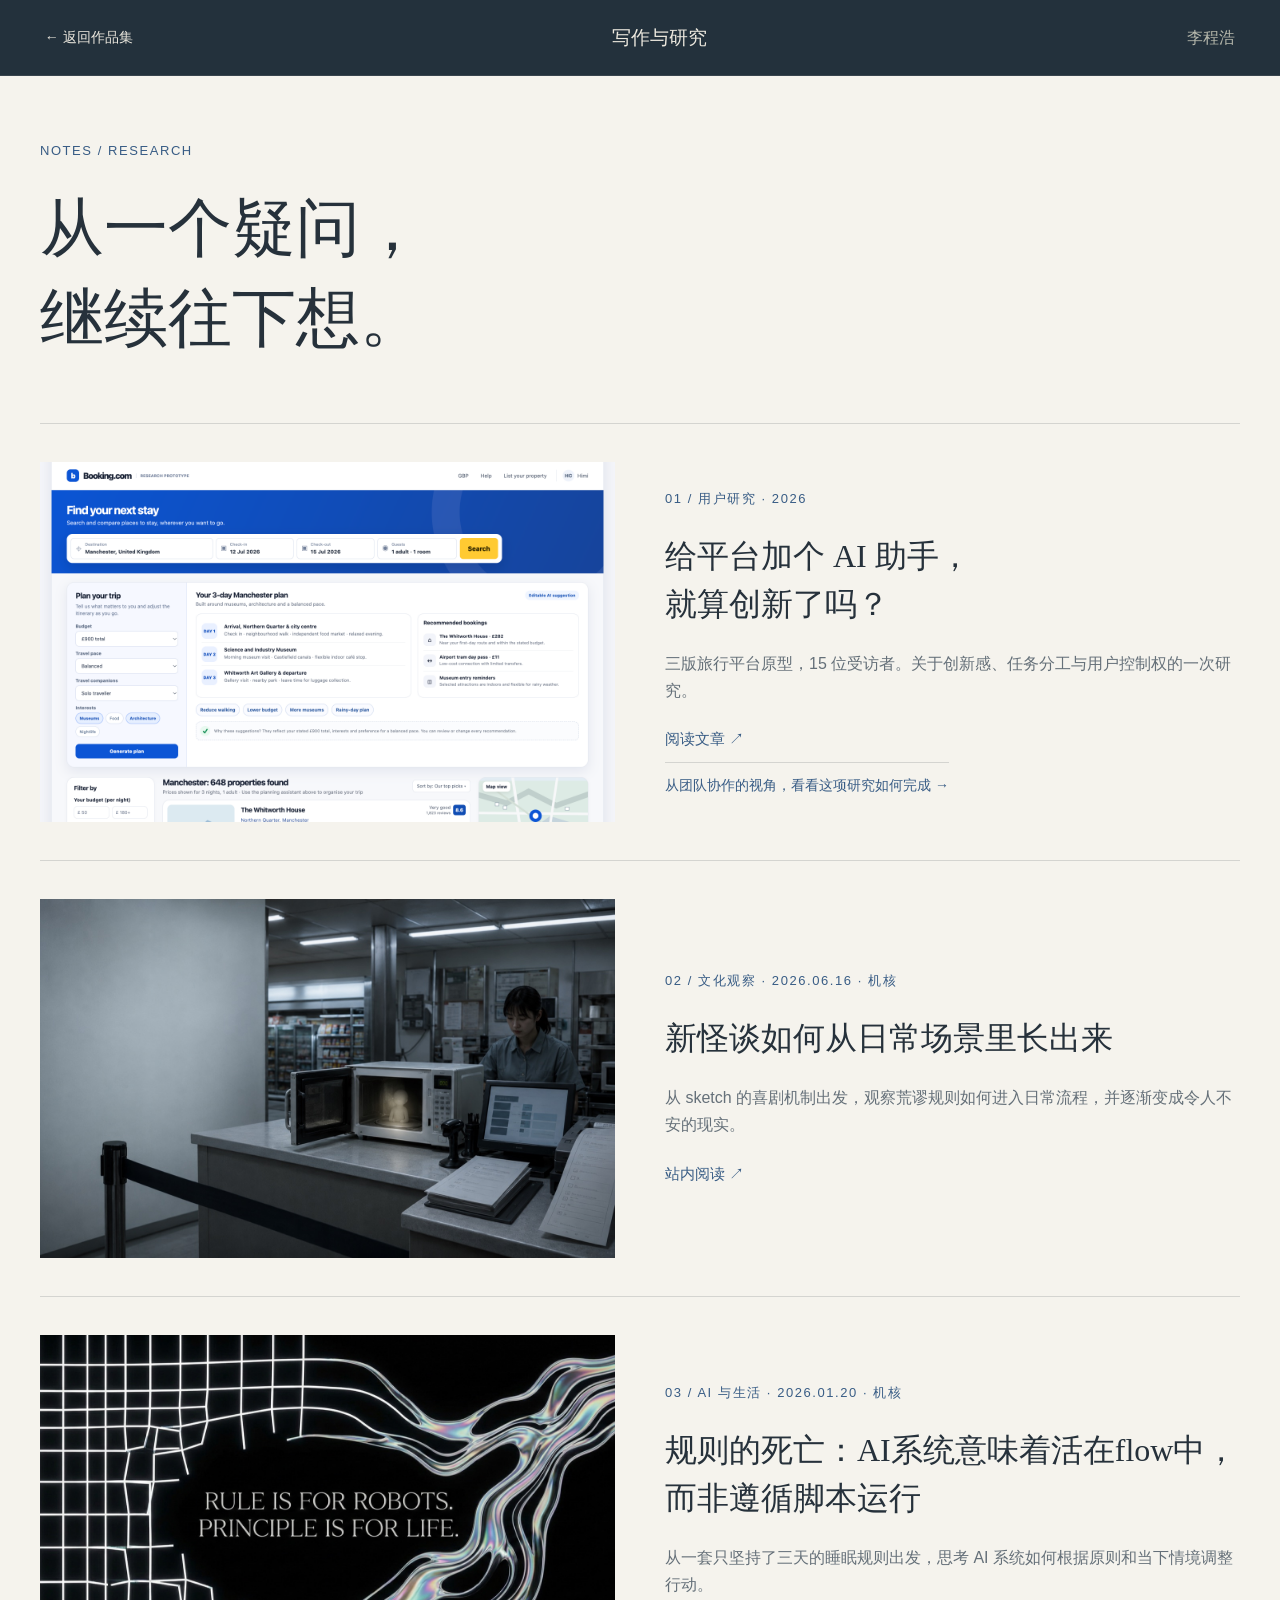
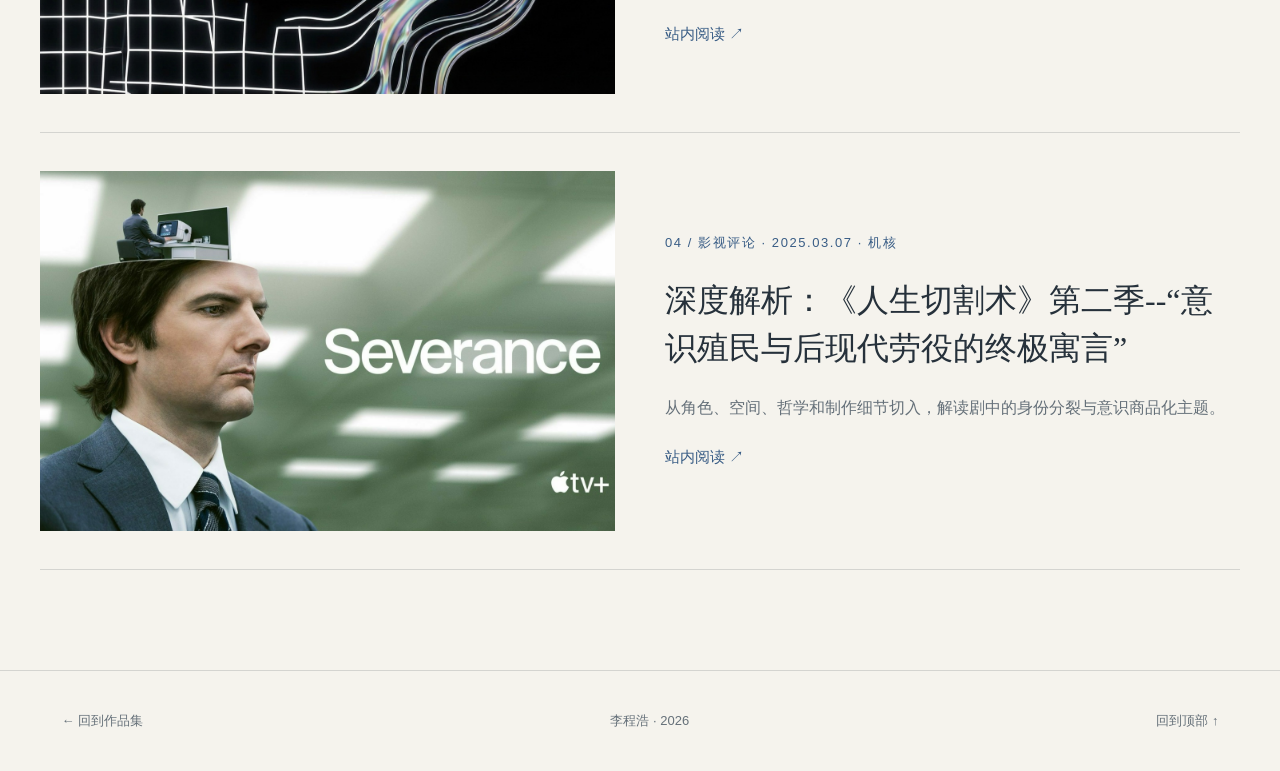
<file: writing.html>
<!doctype html>
<html lang="zh-CN">
<head>
  <meta charset="utf-8">
  <meta name="viewport" content="width=device-width, initial-scale=1">
  <meta name="description" content="写作与研究 · 李程浩的研究与产品作品集">
  <title>写作与研究｜李程浩</title>
  <link rel="stylesheet" href="sanfen.css">
  <link rel="stylesheet" href="research.css">
  <script defer src="research.js"></script>
</head>
<body class="research-page">
  <header class="case-header">
    <a href="index.html">← 返回作品集</a>
    <span class="case-wordmark">写作与研究</span>
    <span class="header-author">李程浩</span>
  </header>
  <main class="writing-index" id="top">
    <p class="eyebrow">NOTES / RESEARCH</p>
    <h1>从一个疑问，<br>继续往下想。</h1>
    <div class="writing-list">
      <article class="writing-entry">
        <a href="ai-innovation.html" aria-label="阅读《给平台加个 AI 助手，就算创新了吗？》"><img src="assets/research/image3.png" width="2880" height="1800" alt="旅行规划助手研究原型"></a>
        <div>
          <p class="eyebrow">01 / 用户研究 · 2026</p>
          <h2><a href="ai-innovation.html">给平台加个 AI 助手，<br>就算创新了吗？</a></h2>
          <p>三版旅行平台原型，15 位受访者。关于创新感、任务分工与用户控制权的一次研究。</p>
          <div class="writing-entry-actions">
            <a href="ai-innovation.html">阅读文章 ↗</a>
            <a href="research.html">从团队协作的视角，看看这项研究如何完成 →</a>
          </div>
        </div>
      </article>
      <a class="writing-entry" href="new-weird.html">
        <img src="assets/writing/new-weird.jpg" width="1600" height="900" loading="lazy" alt="文章封面：便利店柜台和微波炉中的异常场景">
        <div>
          <p class="eyebrow">02 / 文化观察 · 2026.06.16 · 机核</p>
          <h2>新怪谈如何从日常场景里长出来</h2>
          <p>从 sketch 的喜剧机制出发，观察荒谬规则如何进入日常流程，并逐渐变成令人不安的现实。</p>
          <span>站内阅读 ↗</span>
        </div>
      </a>
      <a class="writing-entry" href="rules-death.html">
        <img src="assets/writing/rules-death.jpg" width="1600" height="872" loading="lazy" alt="文章封面：黑底上的网格与流动形态">
        <div>
          <p class="eyebrow">03 / AI 与生活 · 2026.01.20 · 机核</p>
          <h2>规则的死亡：AI系统意味着活在flow中，而非遵循脚本运行</h2>
          <p>从一套只坚持了三天的睡眠规则出发，思考 AI 系统如何根据原则和当下情境调整行动。</p>
          <span>站内阅读 ↗</span>
        </div>
      </a>
      <a class="writing-entry" href="severance-s2.html">
        <img src="assets/writing/severance-s2.jpg" width="1600" height="900" loading="lazy" alt="文章封面：《人生切割术》第二季主角与剧名">
        <div>
          <p class="eyebrow">04 / 影视评论 · 2025.03.07 · 机核</p>
          <h2>深度解析：《人生切割术》第二季--“意识殖民与后现代劳役的终极寓言”</h2>
          <p>从角色、空间、哲学和制作细节切入，解读剧中的身份分裂与意识商品化主题。</p>
          <span>站内阅读 ↗</span>
        </div>
      </a>
    </div>
  </main>
  <footer class="case-footer">
    <a href="index.html">← 回到作品集</a>
    <span>李程浩 · 2026</span>
    <a href="#top">回到顶部 ↑</a>
  </footer>
</body>
</html>
</file>
<file: gallery.css>
:root {
  color-scheme: dark;
  --ink: #f2eee5;
  --muted: #aea99e;
  --gold: #d6bd82;
  --night: #171b1a;
  --ease: cubic-bezier(.22,.75,.18,1);
  font-family: -apple-system, BlinkMacSystemFont, "PingFang SC", "Segoe UI", sans-serif;
}
* { box-sizing: border-box; }
body { margin: 0; min-width: 320px; color: var(--ink); background: var(--night); }
button, a { font: inherit; -webkit-tap-highlight-color: transparent; }
button { cursor: pointer; }
a { color: inherit; text-decoration: none; }
button:focus-visible, a:focus-visible { outline: 2px solid var(--gold); outline-offset: 5px; }
button:disabled { cursor: default; opacity: .35; }
.site-header { position: absolute; inset: 0 0 auto; z-index: 20; display: flex; justify-content: space-between; align-items: center; padding: 20px 32px; }
.brand { display: flex; align-items: baseline; gap: 20px; }
.brand strong { font: 400 23px "Songti SC", "Iowan Old Style", serif; letter-spacing: .12em; }
.brand span { font-size: 12px; letter-spacing: .16em; color: var(--muted); }
.nav { display: flex; gap: 26px; }
.nav button, .nav a { position: relative; min-height: 40px; display: inline-flex; align-items: center; padding: 6px 0; border: 0; background: transparent; color: #d6d3ca; font-size: 14px; }
.nav button::after, .nav a::after { position: absolute; bottom: 3px; left: 0; width: 100%; height: 1px; background: var(--gold); content: ""; transform: scaleX(0); transform-origin: left; transition: transform 220ms var(--ease); }
.nav button:hover::after, .nav a:hover::after { transform: scaleX(1); }
.desktop-stage { min-height: 100svh; display: grid; place-items: center; padding: 78px 24px 66px; overflow: clip; }
.painting { position: relative; width: min(calc(100vw - 48px), calc((100svh - 144px) * 1.595166)); aspect-ratio: 1584 / 993; isolation: isolate; box-shadow: 0 20px 65px #080d0a66, 0 0 0 1px #dacbb52b; }
.painting > img { display: block; width: 100%; height: 100%; transition: filter 340ms var(--ease); }
.painting.exploring > img { filter: brightness(.76); }
.hotspot { position: absolute; z-index: 2; padding: 0; border: 0; background: transparent; color: white; cursor: zoom-in; }
.hotspot::before, .hotspot::after { position: absolute; z-index: 1; width: 12px; height: 12px; content: ""; border-color: var(--gold); opacity: .65; pointer-events: none; transition: opacity 220ms; }
.hotspot::before { top: 0; left: 0; border-top: 1px solid var(--gold); border-left: 1px solid var(--gold); }
.hotspot::after { bottom: 0; right: 0; border-bottom: 1px solid var(--gold); border-right: 1px solid var(--gold); }
.hotspot.is-hovered { z-index: 8; }
.painting.exploring .hotspot:not(.is-hovered)::before, .painting.exploring .hotspot:not(.is-hovered)::after { opacity: .16; }
.zoom-lens { position: absolute; inset: 0; pointer-events: none; opacity: 0; background-image: url("assets/portfolio-hero.png"); background-repeat: no-repeat; box-shadow: 0 25px 42px #05080680, 0 5px 12px #05080666, 0 0 0 1px #e8d8acb3; transform: translateY(0) scale(1); transition: transform 380ms var(--ease), opacity 160ms; }
.is-hovered .zoom-lens { opacity: 1; transform: translateY(-7px) scale(1.065); }
.hotspot:active .zoom-lens { transform: translateY(-3px) scale(1.025); transition-duration: 100ms; }
.hotspot-label { position: absolute; z-index: 2; top: 10px; left: 10px; display: inline-flex; align-items: center; gap: 12px; min-height: 32px; padding: 5px 9px; border: 1px solid #e8d8ac9c; background: #151b19d9; box-shadow: 0 4px 14px #080d0a66; font: 12px ui-monospace, monospace; color: #f1d795; pointer-events: none; transition: color 220ms, background 220ms, border-color 220ms, transform 220ms var(--ease); animation: marker-enter 600ms var(--ease) backwards; }
.hotspot:nth-of-type(2) .hotspot-label { animation-delay: 120ms; }
.hotspot:nth-of-type(3) .hotspot-label { animation-delay: 240ms; }
.hotspot:nth-of-type(4) .hotspot-label { animation-delay: 360ms; }
.hotspot:nth-of-type(5) .hotspot-label { animation-delay: 480ms; }
.is-hovered .hotspot-label, .hotspot:focus-visible .hotspot-label { color: #181d1a; background: #ead39f; border-color: #ead39f; transform: translateY(-2px); }
.hotspot-label b { font-weight: 500; }
.hotspot-label span { font-size: 14px; line-height: 1; }
@keyframes marker-enter { from { opacity: 0; transform: translateY(7px); } to { opacity: 1; transform: translateY(0); } }
.hover-note { position: absolute; z-index: 5; width: 258px; max-width: 70vw; padding: 16px 18px; color: var(--ink); background: #151b19f5; border: 1px solid #d6bd824d; box-shadow: 0 14px 28px #090f0a55; text-align: left; pointer-events: none; opacity: 0; transform: translateY(6px); transition: opacity 180ms, transform 240ms var(--ease); }
.hover-note small, .hover-note strong, .hover-note span { display: block; }
.hover-note small { font-size: 12px; color: var(--gold); letter-spacing: .06em; }
.hover-note strong { margin-top: 8px; font: 400 23px/1.2 "Songti SC", "Iowan Old Style", serif; }
.hover-note span { margin-top: 10px; font-size: 14px; line-height: 1.7; color: #c5c4ba; }
.is-hovered .hover-note { opacity: 1; transform: translateY(0); transition-delay: 100ms; }
.gallery-footer { position: absolute; bottom: 12px; left: 32px; right: 32px; display: flex; align-items: center; gap: 24px; min-height: 48px; font-size: 12px; color: var(--muted); }
.stage-intro { flex: 1; min-width: 240px; }
.stage-intro > span { display: block; color: var(--gold); font-size: 13px; font-weight: 600; letter-spacing: .04em; }
.stage-note { margin: 3px 0 0; color: #d0cec3; font-size: 13px; }
.scene-index { display: flex; align-items: center; gap: 4px; }
.scene-index button { display: inline-flex; align-items: baseline; gap: 6px; min-height: 36px; padding: 8px 9px 6px; border: 0; border-bottom: 1px solid transparent; color: #c2c1b7; background: transparent; font-size: 12px; white-space: nowrap; transition: color 180ms, border-color 180ms, background 180ms; }
.scene-index button span { color: #979b90; font: 11px ui-monospace, monospace; transition: color 180ms; }
.scene-index button:hover, .scene-index button.active, .scene-index button:focus-visible { color: var(--gold); border-color: var(--gold); background: #d6bd8210; }
.scene-index button:hover span, .scene-index button.active span, .scene-index button:focus-visible span { color: var(--gold); }
.gallery-count { flex: 1; text-align: right; letter-spacing: .08em; }
.mobile-gallery { display: none; }
.project-panel { position: fixed; z-index: 40; inset: 0; display: grid; grid-template-columns: minmax(0,1.16fr) minmax(380px,.84fr); background: #171b1a; visibility: hidden; opacity: 0; pointer-events: none; overflow: auto; }
.project-panel.open { visibility: visible; pointer-events: auto; }
.project-visual { position: relative; display: grid; grid-template-rows: auto minmax(0,1fr) auto; gap: 22px; height: 100svh; min-width: 0; padding: 34px clamp(28px,4.5vw,80px) 34px; background: radial-gradient(ellipse at 46% 40%, #303730 0%, #171b1a 72%); }
.visual-folio, .visual-caption { display: flex; align-items: baseline; justify-content: space-between; gap: 24px; margin: 0; color: #afa99b; font-size: 12px; line-height: 1.7; }
.visual-folio { letter-spacing: .14em; }
.visual-folio b { font: 12px ui-monospace, monospace; color: var(--gold); }
.visual-caption span:first-child { flex-shrink: 0; color: var(--gold); }
.visual-caption span:last-child { text-align: right; max-width: 260px; }
.crop-mount { display: grid; place-items: center; min-width: 0; min-height: 0; }
.project-crop { position: relative; flex-shrink: 0; background: url("assets/portfolio-hero.png") no-repeat; box-shadow: 0 32px 65px #04090588, 0 0 0 1px #e8d8ac66; }
.project-copy { position: relative; display: flex; flex-direction: column; justify-content: center; min-width: 0; min-height: 100svh; padding: 94px clamp(28px,4.2vw,72px) 76px; background: #f1eee5; color: #272b28; }
.close-button { position: absolute; top: 27px; left: clamp(28px,4.2vw,72px); display: inline-flex; gap: 12px; align-items: center; min-height: 44px; padding: 8px 0; border: 0; background: transparent; color: #595d54; font-size: 14px; }
.close-button > span { transition: transform 200ms; }
.close-button:hover > span { transform: translateX(-5px); }
kbd { margin-left: 8px; border: 1px solid #74766640; border-radius: 3px; padding: 2px 4px; font: 11px ui-monospace, monospace; color: #8b8a7e; }
.panel-kicker { margin: 0 0 18px; color: #8c7140; font-size: 12px; line-height: 1.6; letter-spacing: .14em; }
.project-panel h2 { margin: 0; font: 400 clamp(36px,4.2vw,68px)/1.15 "Songti SC", "Iowan Old Style", serif; letter-spacing: -.03em; text-wrap: balance; }
.panel-meta { margin: 16px 0 0; color: #686b5f; font-size: 14px; line-height: 1.7; text-wrap: pretty; }
.panel-main { display: flex; flex-direction: column; min-width: 0; }
.travel-entries { display: grid; grid-template-columns: 1fr 1fr; gap: 10px; margin-top: 22px; }
.travel-entries[hidden] { display: none; }
.travel-entries button { display: block; border: 1px solid #28302633; background: transparent; padding: 13px 15px; color: #454c40; text-align: left; transition: background 180ms, border-color 180ms; }
.travel-entries button:hover { background: #e6e3d9; }
.travel-entries button[aria-selected="true"] { border-color: #9a7849; background: #e5ddcc; box-shadow: inset 0 -2px #9a7849; }
.travel-entries button:focus-visible { outline: 2px solid #6e5b36; outline-offset: 3px; }
.travel-entries small { display: block; color: #7e795f; font: 10px/1.5 ui-monospace,monospace; letter-spacing: .05em; }
.travel-entries span { display: flex; justify-content: space-between; gap: 8px; margin-top: 6px; font-size: 15px; }
.travel-entries b { font-weight: 400; }
.panel-facts { display: grid; grid-template-columns: 1.1fr 1fr; gap: 22px; margin: 26px 0 0; }
.panel-facts div { border-top: 1px solid #28302626; padding-top: 13px; }
.panel-facts dt { margin-bottom: 7px; color: #676c61; font-size: 12px; }
.panel-facts dd { margin: 0; font-size: 14px; line-height: 1.6; }
.panel-rule { width: 32px; height: 1px; background: #a58e5c; margin: 26px 0; }
.panel-description { margin: 0; font-size: 16px; color: #50554d; line-height: 1.95; text-wrap: pretty; }
.panel-proof { order: 1; margin-top: 27px; border-top: 1px solid #28302626; padding-top: 17px; }
.panel-proof small { display: block; margin-bottom: 9px; color: #676c61; font-size: 12px; }
.panel-proof strong { font: 400 17px/1.75 "Songti SC", "Iowan Old Style", serif; }
.project-story-link { order: 2; display: inline-flex; align-self: flex-start; align-items: center; gap: 24px; margin-top: 20px; min-height: 44px; padding: 8px 0; border-bottom: 1px solid #8c714070; color: #66552f; font-size: 14px; }
.project-story-link[hidden] { display: none; }
.project-story-link span { transition: transform 200ms; }
.project-story-link:hover span { transform: translateX(5px); }
.project-panel.is-travel .panel-proof { order: 2; margin-top: 22px; }
.project-panel.is-travel .project-story-link { order: 1; align-self: stretch; justify-content: space-between; margin-top: 22px; padding: 13px 18px; min-height: 50px; border: 1px solid #2b3b35; background: #2b3b35; color: #f4f0e7; font-size: 15px; }
.project-panel.is-travel .project-story-link:hover { background: #405248; }
.project-panel.is-travel .panel-rule { margin: 20px 0; }
.project-panel.is-travel .panel-description { font-size: 15px; line-height: 1.8; }
.detail-nav { display: flex; justify-content: space-between; align-items: center; position: absolute; left: clamp(28px,4.2vw,72px); right: clamp(28px,4.2vw,72px); bottom: 22px; }
.detail-nav button { width: 42px; height: 38px; background: transparent; border: 1px solid #5d615029; color: #626858; font-size: 18px; transition: background 180ms; }
.detail-nav button:hover { background: #dad8cd; }
.detail-nav span { font: 12px ui-monospace, monospace; color: #818377; }
.scene-transition { position: fixed; z-index: 50; background: url("assets/portfolio-hero.png") no-repeat; box-shadow: 0 28px 60px #04090588, 0 0 0 1px #e8d8ac80; transform-origin: 0 0; pointer-events: none; will-change: transform; }
.scene-transition, .project-crop { backface-visibility: hidden; }
.project-panel.is-about .detail-nav { visibility: hidden; }
@media (min-width: 821px) and (max-height: 740px) {
  .project-copy { justify-content: flex-start; padding-top: 86px; }
  .panel-kicker { margin-bottom: 9px; }
  .panel-facts { margin-top: 20px; }
  .panel-rule { margin: 18px 0; }
  .panel-proof { margin-top: 20px; }
  .project-panel h2 { font-size: 44px; }
}
@media (max-width: 1100px) {
  .gallery-count { display: none; }
  .brand span { font-size: 11px; }
  .gallery-footer { gap: 12px; left: 24px; right: 24px; }
  .scene-index button { padding-inline: 5px; }
}
@media (max-width: 820px) {
  .site-header { padding: 18px 20px; }
  .brand { display: block; }
  .brand strong { font-size: 23px; }
  .brand span { display: block; margin-top: 5px; font-size: 10px; }
  .nav { gap: 18px; }
  .desktop-stage { display: none; }
  .mobile-gallery { display: block; padding: 105px 18px 22px; }
  .mobile-intro { margin: 0 2px 30px; max-width: 28rem; font: 400 17px/1.8 "Songti SC",serif; color: #cccbbb; }
  .mobile-card { position: relative; display: flex; align-items: end; width: 100%; margin-bottom: 20px; padding: 0; background: url("assets/portfolio-hero.png") no-repeat; border: 0; color: white; text-align: left; box-shadow: 0 0 0 1px #d6bd8233; }
  .mobile-card::before { position: absolute; inset: 40% 0 0; content: ""; background: linear-gradient(transparent,#0e1715c9); pointer-events: none; }
  .mobile-card > span { position: relative; padding: 24px 22px; font: 400 30px/1.3 "Songti SC",serif; }
  .mobile-card small { display: block; margin-bottom: 10px; color: #e7d8ae; font: 11px/1.5 -apple-system,sans-serif; letter-spacing: .08em; }
  .project-panel { grid-template-columns: 1fr; grid-template-rows: auto auto; }
  .project-visual { height: auto; min-height: 45svh; padding: 80px 22px 26px; gap: 18px; }
  .crop-mount { height: 42svh; min-height: 230px; }
  .visual-folio { display: none; }
  .visual-caption { font-size: 12px; }
  .project-copy { min-height: auto; padding: 38px 26px 82px; justify-content: flex-start; }
  .close-button { position: fixed; top: 12px; left: 16px; padding: 10px 16px; background: #171b1aee; border: 1px solid #d6bd8240; color: var(--ink); z-index: 2; }
  .close-button kbd { display: none; }
  .detail-nav { left: 26px; right: 26px; bottom: 20px; }
  .project-panel h2 { font-size: 40px; }
  .project-crop { max-width: 100%; }
  .travel-entries { grid-template-columns: repeat(2,minmax(0,1fr)); }
  .travel-entries button { padding: 12px; }
  .travel-entries span { font-size: 14px; }
}
@media (prefers-reduced-motion: reduce) {
  *, *::before, *::after { transition-duration: .01ms !important; animation-duration: .01ms !important; }
  .is-hovered .zoom-lens { transform: none; }
}
</file>
<file: sanfen.css>
:root{color-scheme:light;--paper:#f1eee5;--ink:#252e29;--muted:#636c62;--night:#171b1a;--gold:#cbb481;--red:#963f37;--rule:#24362a29;--serif:"Songti SC","Iowan Old Style","Noto Serif CJK SC",serif;--ease:cubic-bezier(.2,.7,.2,1);font-family:-apple-system,BlinkMacSystemFont,"PingFang SC","Segoe UI",sans-serif}
*{box-sizing:border-box}html{scroll-behavior:smooth;scroll-padding-top:108px}body{margin:0;background:var(--paper);color:var(--ink);line-height:1.7}button,a{-webkit-tap-highlight-color:transparent}button{font:inherit;cursor:pointer}a{color:inherit;text-decoration:none}a:focus-visible,button:focus-visible,video:focus-visible{outline:2px solid var(--red);outline-offset:6px}button[hidden]{display:none}figure,blockquote{margin:0}img,video{display:block;width:100%;height:auto}video{background:#080a09}p,h1,h2,h3{margin:0}h1,h2,h3{font-family:var(--serif);font-weight:400}::selection{background:#cbb48166}.skip-link{position:fixed;top:-100px;left:16px;z-index:100;padding:12px 20px;background:var(--paper)}.skip-link:focus{top:12px}
.case-header{position:fixed;inset:0 0 auto;z-index:20;display:flex;align-items:center;justify-content:space-between;gap:24px;height:76px;padding:0 3.5vw;background:#171b1af2;color:#ede9df;border-bottom:1px solid #f1eee519}.case-header a{font-size:.875rem;min-height:44px;display:inline-flex;align-items:center}.back-link{gap:12px}.back-link span{transition:transform .2s}.back-link:hover span{transform:translateX(-4px)}.case-header .case-wordmark{font:400 1.2rem var(--serif);gap:6px}.case-wordmark span{color:#b6b8ac}.header-author{color:#b6b8ac}.reading-line{position:absolute;bottom:-1px;left:0;right:0;height:2px;pointer-events:none}.reading-line span{display:block;width:100%;height:100%;background:var(--gold);transform:scaleX(0);transform-origin:left}
.hero{padding:110px 4.8vw 28px;background:var(--night);color:var(--paper)}.hero-topline{display:flex;justify-content:space-between;gap:24px;color:#b8baae;font-size:.8125rem;letter-spacing:.06em;max-width:1450px;margin:0 auto 50px}.hero-grid{max-width:1450px;margin:auto;display:grid;grid-template-columns:.85fr 1.15fr;gap:4vw;align-items:center}.eyebrow{font-size:.8125rem;letter-spacing:.12em;color:var(--red);margin-bottom:22px}.hero .eyebrow{color:var(--gold);font-size:.75rem}.hero h1{font-size:clamp(3rem,5.4vw,5.8rem);line-height:1.16;letter-spacing:.01em}.hero-lead{margin-top:28px;font-size:1rem;line-height:1.95;color:#c1c5b9}.hero-roles{display:flex;gap:40px;margin:30px 0 0}.hero-roles dt{font-size:.75rem;color:#a6ae9f;margin-bottom:5px}.hero-roles dd{font-size:.875rem;margin:0}.read-story{display:inline-flex;gap:26px;align-items:center;margin-top:32px;font-size:.875rem;color:var(--gold);min-height:44px}.read-story span{transition:transform .2s}.read-story:hover span{transform:translateY(4px)}.hero-film{margin-right:-1.2vw}.film-frame{padding:8px;background:#111510;box-shadow:0 28px 65px #030a0755,0 0 0 1px #e4d1a63d}.media-block figcaption{display:flex;justify-content:space-between;align-items:center;gap:16px;font-size:.8125rem;color:var(--muted);padding-top:14px;line-height:1.6}.hero-film figcaption{color:#b8c0b1}.play-toggle{flex-shrink:0;min-height:44px;border:0;border-bottom:1px solid currentColor;color:inherit;background:transparent;font-size:.875rem;padding:8px 0;display:inline-flex;gap:12px;align-items:center}.hero-film-note{font-size:.8125rem;color:#a6ae9f;margin-top:13px}.hero-bottom{max-width:1450px;margin:58px auto 0;padding-top:30px;border-top:1px solid #cbb48145;display:flex;gap:4vw;align-items:center;justify-content:space-between}.hero-bottom>p{font:400 1.2rem/1.7 var(--serif);color:#c1c5b9}.hero-metrics{display:grid;grid-template-columns:repeat(3,1fr);gap:5vw;width:58%;margin:0}.hero-metrics>div{display:flex;flex-direction:column-reverse;gap:4px}.hero-metrics dt{font-size:.8125rem;color:#b4bdac}.hero-metrics dd{font:400 clamp(2.2rem,3.2vw,3.7rem)/1.1 var(--serif);margin:0;white-space:nowrap;font-variant-numeric:tabular-nums}.hero-metrics dd span{font-size:.5em;margin-left:4px;color:var(--gold)}.data-date{max-width:1450px;margin:22px auto 0;text-align:right;color:#9ea895;font-size:.75rem}
.story-layout{width:min(1390px,calc(100% - 96px));margin:auto;display:grid;grid-template-columns:184px minmax(0,1fr);gap:6vw;align-items:start;padding-top:108px}.story-rail{position:sticky;top:112px;padding-bottom:32px}.rail-label{font:400 .875rem var(--serif);margin-bottom:26px}.story-rail nav{display:flex;flex-direction:column;gap:6px}.story-rail nav a{display:flex;align-items:center;gap:18px;min-height:42px;font-size:.875rem;color:#697265;border-left:1px solid var(--rule);padding-left:15px;transition:color .22s,border-color .22s}.story-rail nav a span{font:.75rem ui-monospace,monospace;color:#7c8477}.story-rail nav a:hover,.story-rail nav a[aria-current="location"]{color:var(--red);border-color:var(--red)}.story-rail nav a[aria-current="location"] span{color:var(--red)}.rail-return{display:inline-block;margin-top:32px;font-size:.8125rem;color:#68705f;min-height:44px;padding:10px 0}.chapter{padding-bottom:106px;margin-bottom:94px;border-bottom:1px solid var(--rule);scroll-margin-top:110px}.chapter-heading{margin-bottom:32px}.chapter h2{font-size:clamp(2.25rem,3.5vw,3.65rem);line-height:1.3;letter-spacing:0;text-wrap:balance}.prose{max-width:720px}.prose p{font-size:1.0625rem;line-height:1.95;color:#4e594e;margin-bottom:22px}.prose p:last-child{margin-bottom:0}.small-label{font-size:.8125rem;letter-spacing:.04em;color:#74765f}.tension-grid{display:grid;grid-template-columns:1fr 1fr;gap:30px;margin-top:48px}.tension{padding:30px 0;border-top:1px solid var(--rule)}.tension>p{font:400 clamp(1.45rem,2vw,1.9rem)/1.65 var(--serif);margin:18px 0}.tension-detail{font-size:.875rem;color:var(--muted)}.question{margin-top:32px;padding-left:25px;border-left:2px solid var(--red);font:400 clamp(1.55rem,2.5vw,2.4rem)/1.7 var(--serif);color:var(--red)}.choice-path{display:grid;grid-template-columns:1fr auto 1fr;gap:24px;align-items:center;margin-top:46px;padding:35px 0;border-top:1px solid var(--rule);border-bottom:1px solid var(--rule)}.choice-path h3{font-size:1.35rem;margin:13px 0 10px}.choice-path p{font-size:.875rem;color:var(--muted)}.path-arrow{font-size:1.7rem;color:#8a8868}.choice-path>div:last-child .small-label{color:var(--red)}
.mode-demo{margin-top:44px;padding:30px;background:#19241f;color:#f1eee5}.demo-heading{display:flex;justify-content:space-between;align-items:center;gap:16px;font:400 1.4rem var(--serif);margin-bottom:25px}.demo-kind{font:400 .75rem -apple-system,sans-serif;color:#aab5a4}.mode-controls{display:grid;grid-template-columns:repeat(3,1fr);gap:2px;border:1px solid #d9dfc837;padding:4px}.mode-controls button{border:0;background:transparent;color:#bac5b3;min-height:75px;padding:12px;transition:background .2s,color .2s}.mode-controls button[aria-pressed="true"]{background:#e5e5d7;color:#263b2b}.mode-controls button:hover{background:#d9dfc814}.mode-controls button[aria-pressed="true"]:hover{background:#e5e5d7}.mode-controls button span{display:block;font:400 1.25rem var(--serif)}.mode-controls button small{font-size:.75rem;display:block;margin-top:4px}.sample-stage{position:relative;display:grid;place-items:center;align-content:center;min-height:280px;gap:22px;padding:44px 16px 25px;margin-top:26px;background:#101b17}.sample-label{font-size:.75rem;letter-spacing:.06em;color:#9eac97}.sample-subtitles{display:flex;flex-direction:column;align-items:center;gap:10px;max-width:100%;border:0;background:transparent;color:#f2eee5;padding:10px 12px;min-height:90px}.sample-subtitles span{display:block;transition:filter .18s,opacity .18s;filter:blur(5px);opacity:.8;pointer-events:none}.sample-original{font-size:clamp(1rem,2vw,1.6rem);line-height:1.6;font-family:Georgia,serif}.sample-translation{font-size:1rem}.mode-demo[data-mode="medium"] .sample-original,.mode-demo[data-mode="full"] .sample-subtitles span,.sample-subtitles:focus-visible span,.sample-subtitles.is-revealed span{filter:none;opacity:1}@media(hover:hover){.sample-subtitles:hover span{filter:none;opacity:1}}.reveal-instruction{font-size:.8125rem;color:#aab5a4;text-align:center}.mode-description{margin-top:20px;min-height:3.4em;color:#c5d0bc;font-size:.9375rem;line-height:1.8}.figure-note{font-size:.8125rem;line-height:1.75;color:#6e7566;margin-top:16px}.mode-demo button:focus-visible{outline-color:var(--gold)}
.product-film{margin-top:42px}.product-film video{box-shadow:0 0 0 1px #21302429}.product-film figcaption{padding-top:9px}.delivery-pair{display:grid;grid-template-columns:1.15fr .85fr;gap:32px;align-items:center;margin-top:60px}.delivery-pair figure img{aspect-ratio:1440/614;object-fit:contain}.delivery-pair figcaption{font-size:.8125rem;line-height:1.7;color:var(--muted);margin-top:14px}.delivery-copy h3{font-size:1.9rem;line-height:1.5;margin-bottom:18px}.delivery-copy p{font-size:1rem;color:var(--muted);line-height:1.9}.metric-principle{position:relative;padding:40px 42px;margin:44px 0;background:#e5e4d7;border-left:2px solid #718060}.metric-principle .small-label{color:#4a6248}.metric-principle h3{font-size:clamp(2.2rem,3.6vw,3.75rem);line-height:1.3;margin:20px 0}.metric-principle>p{font-size:1rem;color:#4d5c48}.metric-principle ul{list-style:none;padding:25px 0 0;margin:26px 0 24px;border-top:1px solid #4a624833;display:flex;flex-direction:column;gap:10px}.metric-principle li{font-size:.9375rem;color:#4d5c48}.metric-principle li::before{content:"—";margin-right:12px;color:#778265}.metric-principle .metric-footnote{font-size:.8125rem;color:#687361}.growth-notes{margin-top:42px;display:grid;grid-template-columns:1fr 1fr;gap:35px}.growth-notes>div{border-top:1px solid var(--rule);padding-top:22px}.growth-notes h3{font-size:1.5rem;margin:16px 0 12px}.growth-notes p{font-size:1rem;color:var(--muted);line-height:1.8}.closing-quote{margin:54px 0 42px;font:400 clamp(1.9rem,3.2vw,3.2rem)/1.65 var(--serif)}.closing-quote em{font-style:normal;color:var(--red)}.closing-actions{display:flex;justify-content:space-between;align-items:center;gap:20px;border-top:1px solid var(--rule);padding-top:28px}.closing-actions a{display:inline-flex;gap:20px;align-items:center;font-size:.9375rem;padding:12px 0;min-height:48px}.closing-actions .external-link{padding:13px 23px;background:var(--ink);color:var(--paper)}.closing-actions a:hover{color:var(--red)}.closing-actions .external-link:hover{background:#394c3d;color:var(--paper)}.reflection{border-bottom:0;margin-bottom:0;padding-bottom:100px}.case-footer{border-top:1px solid var(--rule);padding:28px 4.8vw;display:flex;align-items:center;justify-content:space-between;gap:24px;font-size:.8125rem;color:var(--muted)}.case-footer a{min-height:44px;display:flex;align-items:center}.case-footer span:last-child{font-size:.75rem;letter-spacing:.05em}
.motion-ready .reveal{opacity:0;transform:translateY(15px);transition:opacity .55s var(--ease),transform .55s var(--ease)}.motion-ready .reveal.visible{opacity:1;transform:none}
@media(min-width:1600px){.hero{padding-left:max(5vw,calc((100vw - 1450px)/2));padding-right:max(5vw,calc((100vw - 1450px)/2))}}
@media(max-width:1100px){.hero-grid{grid-template-columns:1fr 1.1fr;gap:30px}.hero h1{font-size:3.6rem}.hero-roles{gap:20px}.hero-film{margin-right:0}.hero-bottom{margin-top:42px}.desktop-break{display:none}.story-layout{width:calc(100% - 64px);grid-template-columns:150px minmax(0,1fr);gap:40px}.delivery-pair{grid-template-columns:1fr;gap:22px}.delivery-copy{max-width:600px}.delivery-copy h3 br{display:none}.hero-metrics{width:60%}.choice-path{gap:16px}.choice-path h3{font-size:1.2rem}.header-author{display:none}}
@media(max-width:780px){html{scroll-padding-top:88px}.case-header{height:66px;padding:0 20px;gap:16px}.case-header .case-wordmark{font-size:1rem}.case-wordmark span{display:none}.hero{padding:98px 23px 26px}.hero-topline{margin-bottom:32px;font-size:.75rem}.hero-grid{grid-template-columns:1fr;gap:36px}.hero h1{font-size:clamp(3rem,10vw,4.8rem)}.hero-lead{font-size:1rem;max-width:500px;margin-top:24px}.hero-roles{gap:36px;margin-top:22px}.read-story{margin-top:20px}.hero-film-note{margin-top:6px}.hero-bottom{margin-top:35px;padding-top:25px}.hero-bottom>p{display:none}.hero-metrics{width:100%;gap:20px}.hero-metrics dd{font-size:2.4rem}.hero-metrics dt{font-size:.75rem}.data-date{text-align:left;font-size:.75rem}.story-layout{display:block;width:calc(100% - 46px);padding-top:0}.story-rail{position:relative;top:0;padding:22px 0 0}.rail-label,.rail-return{display:none}.story-rail nav{flex-direction:row;gap:6px;overflow:auto;padding-bottom:18px;border-bottom:1px solid var(--rule)}.story-rail nav a{flex-shrink:0;border:0;border-bottom:1px solid transparent;min-height:42px;padding:6px 9px;gap:6px}.story-rail nav a span{font-size:.75rem}.story-body{padding-top:50px}.chapter{padding-bottom:62px;margin-bottom:60px;scroll-margin-top:86px}.chapter h2{font-size:clamp(2rem,6.7vw,3rem);line-height:1.45}.chapter-heading{margin-bottom:25px}.eyebrow{margin-bottom:16px;font-size:.75rem}.prose p{font-size:1rem;line-height:1.95}.tension-grid{gap:22px;margin-top:30px}.tension{padding:22px 0}.tension>p{font-size:1.3rem}.tension-detail{font-size:.875rem}.question{font-size:1.6rem;padding-left:18px;line-height:1.75}.question br{display:none}.choice-path{grid-template-columns:1fr;gap:20px;padding:25px 0;margin-top:30px}.path-arrow{transform:rotate(90deg);justify-self:start;margin-left:6px}.choice-path h3{font-size:1.4rem}.mode-demo{padding:19px;margin-top:30px}.demo-heading{font-size:1.3rem}.mode-controls button{min-height:72px;padding:10px 5px}.mode-controls button span{font-size:1.125rem}.mode-controls button small{font-size:.75rem}.sample-stage{padding:30px 5px 22px;min-height:250px}.sample-original{font-size:1.125rem}.sample-subtitles{padding:8px 0}.sample-translation{font-size:.9375rem}.reveal-instruction{font-size:.75rem}.mode-description{font-size:.875rem;min-height:4em}.product-film{margin-top:32px}.media-block figcaption{font-size:.75rem;align-items:flex-start;gap:12px}.play-toggle{font-size:.8125rem;min-height:36px;padding:4px 0}.delivery-pair{margin-top:38px}.delivery-copy h3{font-size:1.5rem}.metric-principle{padding:30px 24px;margin:30px 0}.metric-principle h3{font-size:2.7rem}.growth-notes{gap:25px;margin-top:30px}.growth-notes h3{font-size:1.25rem}.growth-notes p{font-size:.9375rem}.closing-quote{font-size:clamp(1.5rem,5.9vw,2rem);margin:38px 0 30px;line-height:1.9}.closing-actions{align-items:flex-start;flex-direction:column;gap:10px}.case-footer{padding:18px 23px;gap:16px}.case-footer span:last-child{display:none}.reflection{margin-bottom:0}}
@media(max-width:380px){.case-header{padding:0 16px;gap:10px}.case-header a{font-size:.8125rem}.hero,.case-footer{padding-left:18px;padding-right:18px}.story-layout{width:calc(100% - 36px)}.hero-metrics{gap:12px}.hero-metrics dd{font-size:2rem}.tension-grid,.growth-notes{grid-template-columns:1fr}.closing-quote br{display:none}}
@media(prefers-reduced-motion:reduce){html{scroll-behavior:auto}*,*::before,*::after{transition:none!important;animation:none!important}.motion-ready .reveal{opacity:1;transform:none}}
</file>
<file: research.css>
.research-page{--ink:#26313b;--muted:#657079;--red:#385c85;--gold:#b2c9dd;--paper:#f5f3ed;--rule:#26313b29}.research-page .case-header{background:#1b2935f5}.research-hero{padding:130px 5vw 55px}.research-hero h1{font-size:clamp(2.7rem,5.1vw,5.6rem);line-height:1.32;letter-spacing:-.025em;text-wrap:balance}.research-hero h1 span{color:#567697}.research-hero-grid{max-width:1400px;margin:auto;display:grid;grid-template-columns:1.1fr 1fr;gap:6vw;align-items:center}.research-cover>span{display:block;font-size:.875rem;margin-bottom:14px;color:#a8bbca}.research-cover img{box-shadow:0 20px 60px #080e1655}.research-cover>a{display:block;font:1.5rem/1.6 var(--serif);margin-top:25px}.research-cover small{font: .875rem/1.7 -apple-system,sans-serif;color:#afc5d8}.project-hero{background:#1b2935;color:#f5f3ed}.project-hero h1 span{color:#adc9e3}.project-hero .eyebrow{color:#abc2d7}.project-hero .hero-lead{max-width:560px;color:#c0cbd2}.research-facts{max-width:1400px;margin:55px auto 0;padding-top:28px;border-top:1px solid #afc5d838;display:grid;grid-template-columns:1fr 1fr 1fr 1.5fr;gap:25px}.research-facts dt{font-size:.875rem;color:#afc5d8}.research-facts dd{font:3.6rem/1.3 var(--serif);margin:10px 0 0}.research-facts dd span{font-size:1rem}.research-facts .role-text{font:1rem/1.8 -apple-system,sans-serif}.research-page .story-layout{grid-template-columns:190px minmax(0,1fr);max-width:1280px;gap:70px;padding-top:75px}.research-page .chapter{margin-bottom:70px;padding-bottom:70px}.research-page .chapter h2{font-size:clamp(2rem,3.2vw,3rem);margin:0 0 30px;line-height:1.5}.research-page .prose{max-width:760px}.research-page .prose p{color:#414e58;font-size:1.0625rem;line-height:2.05;margin-bottom:25px}.research-page .story-rail nav a{line-height:1.6;padding-top:8px;padding-bottom:8px}.article-hero{max-width:1400px;margin:auto;padding-bottom:0}.article-hero h1{max-width:1000px}.article-deck{font:1.3rem/1.9 var(--serif);color:var(--muted);margin-top:28px}.article-byline{display:flex;justify-content:space-between;gap:20px;border-top:1px solid var(--rule);padding-top:25px;margin-top:36px;font-size:.875rem;color:var(--muted)}.article-image-row{display:grid;grid-template-columns:repeat(3,1fr);gap:18px;margin-top:38px}.article-image-row img{border:1px solid #26313b20}.article-image-row figcaption{font-size:.875rem;margin-top:12px}.source-note{font-size:.8125rem;color:var(--muted);margin:20px 0}.article-opening{margin-bottom:65px;padding-bottom:35px;border-bottom:1px solid var(--rule)}.prototype-viewer{margin:38px 0 0}.prototype-tabs{display:grid;grid-template-columns:repeat(3,1fr);border-bottom:1px solid var(--rule);gap:4px;padding:0 0 15px}.prototype-tabs button{border:0;background:transparent;color:var(--muted);padding:14px 8px;font-size:1rem;text-align:left;border-bottom:2px solid transparent}.prototype-tabs button small{font: .875rem ui-monospace,monospace;margin-right:10px}.prototype-tabs button[aria-pressed=true]{color:var(--red);border-color:var(--red)}.image-open{display:block;position:relative;border:0;padding:0;background:#e7eaf0;width:100%;cursor:zoom-in;margin-top:18px}.image-open img{aspect-ratio:1.6;object-fit:contain}.image-open>span{position:absolute;right:12px;bottom:12px;background:#1b2935e8;color:white;font-size:.8125rem;padding:8px 14px}.prototype-viewer figcaption{display:flex;flex-direction:column;gap:8px;font-size:.875rem;color:var(--muted);margin-top:15px}.prototype-viewer figcaption b{font-weight:400;color:var(--ink)}.research-chain{display:grid;grid-template-columns:repeat(5,1fr);margin-top:40px;border-top:1px solid var(--rule);border-bottom:1px solid var(--rule)}.research-chain>div{padding:24px 14px;border-right:1px solid var(--rule)}.research-chain>div:last-child{border-right:0}.research-chain small{color:var(--red);font:.875rem ui-monospace,monospace}.research-chain h3{font-size:1.3rem;line-height:1.5;margin:16px 0 10px}.research-chain p{font-size:.875rem;color:var(--muted)}.research-timeline{display:grid;grid-template-columns:1fr 1fr 1fr;list-style:none;margin:40px 0 0;padding:0;gap:24px}.research-timeline li{border-top:2px solid #6e879e;padding-top:22px}.research-timeline time{font:1.5rem var(--serif);color:var(--red)}.research-timeline h3{font-size:1.3rem;margin:15px 0 8px}.research-timeline p{font-size:.9375rem;color:var(--muted)}.turning{display:grid;grid-template-columns:1fr 1.4fr;background:#e4e9eb;margin-top:40px}.turning>div{padding:30px}.turning>div+div{border-left:1px solid var(--rule)}.turning small{font-size:.875rem;color:var(--muted)}.turning p{font:1.8rem/1.6 var(--serif);margin-top:15px}.task-comparison{margin-top:40px;padding:25px;background:#e5eaed;overflow-x:auto}.task-comparison table{width:100%;border-collapse:collapse;font-size:.9375rem;min-width:510px}.task-comparison th,.task-comparison td{text-align:left;border-bottom:1px solid var(--rule);padding:15px 10px;line-height:1.7}.task-comparison th{font-weight:500}.task-comparison>p:last-child{font-size:.8125rem;color:var(--muted);margin-top:18px}.read-next{padding:40px 0 80px}.read-next a{display:flex;justify-content:space-between;align-items:end;gap:20px}.read-next h2{font-size:clamp(1.8rem,3vw,2.7rem);line-height:1.5}.read-next a>span{white-space:nowrap;font-size:.9375rem;color:var(--red)}#imageDialog{border:0;padding:20px;width:min(1500px,96vw);max-height:95dvh;background:var(--paper);overflow:auto}#imageDialog::backdrop{background:#101b28dd;backdrop-filter:blur(5px)}#imageDialog form{display:flex;justify-content:end;position:sticky;top:0}#imageDialog button{padding:10px 20px;background:var(--ink);color:white;border:0;min-height:44px}#imageDialog p{font-size:.875rem;padding-top:15px;color:var(--muted)}.writing-index{max-width:1280px;margin:auto;padding:140px 40px 100px;min-height:85vh}.writing-index>h1{font:clamp(3rem,5vw,5rem)/1.4 var(--serif);margin:0 0 60px}.writing-entry{display:grid;grid-template-columns:1fr 1fr;gap:50px;border-top:1px solid var(--rule);border-bottom:1px solid var(--rule);padding:38px 0;align-items:center}.writing-entry h2{font-size:2.25rem;line-height:1.5}.writing-entry p:not(.eyebrow){color:var(--muted);margin:22px 0;font-size:1rem}.writing-entry span{color:var(--red);font-size:.9375rem}
@media(max-width:950px){.research-page .story-layout{gap:35px;grid-template-columns:155px minmax(0,1fr)}.research-chain{grid-template-columns:repeat(3,1fr)}.research-chain>div{border-bottom:1px solid var(--rule)}.research-hero-grid{gap:30px}.research-hero h1{font-size:3.5rem}.research-facts{grid-template-columns:repeat(2,1fr)}.writing-entry{gap:28px}.writing-entry h2{font-size:1.8rem}}
@media(max-width:780px){.research-hero{padding:105px 23px 35px}.research-hero-grid{grid-template-columns:1fr}.research-hero h1{font-size:clamp(2.6rem,8vw,3.8rem)}.research-cover{margin-top:15px}.research-facts{margin-top:35px}.research-facts dd{font-size:2.8rem}.research-page .story-layout{display:block;padding-top:0;width:calc(100% - 46px)}.research-page .story-rail nav a{max-width:200px}.article-byline{flex-direction:column;gap:8px}.article-deck{font-size:1.1rem}.article-deck br{display:none}.article-image-row{gap:10px;margin-top:25px}.article-image-row figcaption{font-size:.75rem}.article-opening{margin-bottom:45px}.prototype-tabs button{font-size:.875rem}.prototype-tabs button small{display:block;margin:0 0 6px}.research-chain{grid-template-columns:1fr 1fr}.research-timeline{gap:16px}.research-timeline h3{font-size:1.15rem}.research-timeline time{font-size:1.25rem}.turning{grid-template-columns:1fr}.turning>div+div{border-left:0;border-top:1px solid var(--rule)}.turning p{font-size:1.6rem}.research-page .chapter{padding-bottom:50px;margin-bottom:50px}.research-page .prose p{font-size:1rem}.read-next a{align-items:start;flex-direction:column}.writing-index{padding:105px 23px 60px}.writing-entry{grid-template-columns:1fr;gap:25px}.writing-index>h1{margin-bottom:35px}.task-comparison{padding:20px 15px}}
.writing-entry+.writing-entry{border-top:0}
.writing-entry img{display:block;width:100%;height:auto;aspect-ratio:1.6;object-fit:cover}
.writing-entry h2{font-size:clamp(1.8rem,2.5vw,2.25rem)}
.writing-entry:focus-visible{outline:2px solid var(--red);outline-offset:6px}
.writing-entry-actions{display:flex;flex-direction:column;align-items:flex-start;gap:11px}
.writing-entry-actions a{font-size:.9375rem;color:var(--red);line-height:1.6}
.writing-entry-actions a+a{padding-top:11px;border-top:1px solid var(--rule);font-size:.875rem}
</file>
<file: aoma.css>
/* Shared editorial typography and navigation come from sanfen.css. */
.aoma-case{--paper:#f2f0e9;--ink:#292d2c;--muted:#656961;--night:#202221;--red:#963f37;--rule:#292d2c29}
.aoma-case .case-header{background:#202221}
.aoma-case .case-wordmark{font-family:Georgia,serif;letter-spacing:.12em}
.aoma-case .case-wordmark span{font:400 .8125rem -apple-system,BlinkMacSystemFont,"PingFang SC",sans-serif;letter-spacing:0;margin-left:10px}
.aoma-hero{padding-bottom:36px}.aoma-hero .hero-topline{margin-bottom:42px}.aoma-hero .hero-grid{grid-template-columns:.85fr 1.3fr;gap:5vw}.aoma-hero h1{font-size:clamp(3rem,4.7vw,5.4rem);line-height:1.24}.aoma-hero .hero-lead{color:#c6c7bd}.aoma-hero .hero-film-note{color:#b9bdb3}
.plate-label{display:flex;justify-content:space-between;align-items:center;padding-bottom:16px;font:400 .75rem ui-monospace,monospace;letter-spacing:.06em;color:#babcb2}
.storyboard-grid{display:grid;grid-template-columns:1.08fr .92fr;grid-template-rows:1fr 1fr;gap:8px;height:clamp(330px,29vw,470px)}.storyboard-shot{position:relative;min-width:0;min-height:0;margin:0;overflow:hidden;background:#111}.storyboard-shot img{width:100%;height:100%;object-fit:cover}.shot-device{grid-row:1/3}.shot-device img{object-position:center}.shot-measure img{object-position:center}.shot-output{border:0;padding:0;text-align:left;color:inherit}.storyboard-shot figcaption,.shot-caption{position:absolute;left:0;right:0;bottom:0;display:flex;align-items:center;gap:10px;padding:28px 14px 11px;background:linear-gradient(transparent,#111d);color:#f0eee7;font-size:.8125rem;line-height:1.4}.storyboard-shot b{font:400 .6875rem ui-monospace,monospace;color:#d8bb72}.storyboard-note{margin-top:15px;color:#b9bdb3;font-size:.8125rem;line-height:1.7}.hero-result .image-zoom{box-shadow:none}.project-facts{max-width:1450px;margin:48px auto 0;padding-top:26px;border-top:1px solid #ffffff26;display:grid;grid-template-columns:repeat(4,1fr);gap:25px}.project-facts dt{font-size:.8125rem;color:#b8bdb2}.project-facts dd{font-size:.9375rem;margin:7px 0 0;color:#e5e5dc}
.image-zoom{display:block;position:relative;width:100%;padding:0;border:0;background:transparent;text-align:left;cursor:zoom-in;overflow:hidden}.image-zoom img{transition:transform .5s var(--ease)}.zoom-hint{position:absolute;right:12px;bottom:12px;padding:7px 12px;background:#202221eb;color:#fff;font-size:.8125rem;opacity:0;transform:translateY(4px);transition:opacity .2s,transform .2s}.image-zoom:hover img{transform:scale(1.015)}.image-zoom:hover .zoom-hint,.image-zoom:focus-visible .zoom-hint{opacity:1;transform:none}.hero-result .image-zoom:focus-visible{outline-color:var(--gold)}
.workflow-strip{list-style:none;padding:0;margin:38px 0 42px;display:grid;grid-template-columns:repeat(6,1fr);border-top:1px solid var(--rule);border-bottom:1px solid var(--rule)}.workflow-strip li{padding:20px 10px 21px;font:400 1.3rem var(--serif);position:relative}.workflow-strip li:first-child{padding-left:0}.workflow-strip li+li:before{content:'→';position:absolute;left:-13px;top:37px;color:#8e9389;font:400 .9375rem sans-serif}.workflow-strip li span{display:block;font:.75rem ui-monospace,monospace;color:#787d74;margin-bottom:9px}
.context-pair{display:grid;grid-template-columns:1.15fr 1fr;align-items:center;gap:36px}.side-copy h3{font-size:1.75rem;line-height:1.5;margin:15px 0}.side-copy p{font-size:1rem;line-height:1.9;color:var(--muted)}.aoma-case video{border:1px solid #292d2c20}.aoma-case .media-block figcaption,.image-figure figcaption{font-size:.8125rem;line-height:1.8;color:var(--muted);padding-top:12px}.after-media{margin-top:36px}
.integration-timeline{list-style:none;padding:0;margin:38px 0}.integration-timeline li{display:grid;grid-template-columns:110px 1fr;gap:24px;padding:23px 0;border-top:1px solid var(--rule)}.integration-timeline time{font:.8125rem/1.9 ui-monospace,monospace;color:var(--red)}.integration-timeline h3{font-size:1.3rem;margin-bottom:6px}.integration-timeline p{color:var(--muted);font-size:.9375rem}.takeaway{font:400 1.35rem/1.8 var(--serif);border-left:2px solid var(--red);padding-left:24px;max-width:720px}
.media-heading{display:flex;justify-content:space-between;gap:12px;padding:14px 18px;color:#d5d5ca;background:var(--night);font-size:.8125rem}.workflow-film{scroll-margin-top:115px}.workflow-film video{border:10px solid var(--night);background:#000}.step-copy{display:grid;grid-template-columns:32px 1fr;gap:15px;margin-top:40px}.step-number{font:.8125rem/2 ui-monospace,monospace;color:var(--red)}.step-copy h3{font-size:1.5rem;line-height:1.6;margin-bottom:14px}.step-copy p{font-size:1rem;color:var(--muted);line-height:1.9;max-width:650px}.precision-pair{display:grid;grid-template-columns:minmax(220px,.7fr) 1fr;gap:48px;align-items:center;margin-top:45px}.portrait-film{max-width:292px;margin:auto;width:100%}.portrait-film video{border:8px solid var(--night);border-radius:14px}.precision-copy .step-copy:first-child{margin-top:0}.precision-copy .figure-note{margin:25px 0 0 47px}.image-figure{margin-top:44px}.evidence-note{font-size:.875rem;line-height:1.9;color:var(--muted);border-left:2px solid #b5b8a9;padding:0 0 0 20px;margin-top:27px;max-width:760px}
.client-quote{margin:42px 0 32px;padding-left:26px;border-left:2px solid var(--red)}.client-quote p{font:400 clamp(1.5rem,2.3vw,2.35rem)/1.6 var(--serif);color:var(--red)}.client-quote cite{display:block;font:400 .8125rem/1.8 -apple-system,BlinkMacSystemFont,"PingFang SC",sans-serif;color:var(--muted);margin-top:16px}.decision-row{display:grid;grid-template-columns:1fr auto 1fr;align-items:center;gap:28px;padding:27px 0;border-top:1px solid var(--rule);border-bottom:1px solid var(--rule)}.decision-row p{font:400 1.4rem/1.6 var(--serif);margin-top:10px}.decision-row>span{color:#828878;font-size:1.6rem}.decision-row>div:last-child .small-label{color:var(--red)}
.feedback-marker{position:absolute;display:grid;place-items:center;width:28px;height:28px;border-radius:50%;background:var(--night);color:white;font:.8125rem ui-monospace,monospace;box-shadow:0 0 0 2px #fff;pointer-events:none}.marker-one{top:3%;left:48%}.marker-two{top:20%;left:82%}.feedback-figure figcaption{display:flex;gap:18px;flex-wrap:wrap}.feedback-figure figcaption span:last-child{margin-left:auto}.revision-list{display:grid;grid-template-columns:repeat(3,1fr);gap:24px;margin-top:36px}.revision-list>div{border-top:1px solid var(--rule);padding-top:20px}.revision-list>div>span{font:.75rem ui-monospace,monospace;color:var(--red)}.revision-list h3{font-size:1.3rem;margin:14px 0 10px}.revision-list p{color:var(--muted);font-size:.9375rem;line-height:1.85}.open-issue{margin:38px 0;padding:27px 30px;background:#e8e5db;border-left:2px solid #8f7660}.open-issue .small-label{color:#735844}.open-issue h3{font-size:1.5rem;margin:12px 0}.open-issue p{color:#606459;font-size:.9375rem;line-height:1.9}
.deliverables{display:grid;grid-template-columns:repeat(3,1fr);gap:24px;padding:30px 0;margin:35px 0;border-top:1px solid var(--rule);border-bottom:1px solid var(--rule)}.deliverables dt{font:400 1.8rem/1.5 var(--serif)}.deliverables dd{margin:9px 0 0;color:var(--muted);font-size:.9375rem}.reflection-notes{margin-top:44px}.reflection-notes ol{padding:0;list-style:none;counter-reset:reflection;margin:22px 0 0}.reflection-notes li{counter-increment:reflection;position:relative;padding:22px 0 22px 42px;border-top:1px solid var(--rule)}.reflection-notes li:before{content:'0' counter(reflection);position:absolute;left:0;top:27px;font:.8125rem ui-monospace,monospace;color:var(--red)}.reflection-notes h3{font-size:1.35rem;margin-bottom:8px}.reflection-notes li p{color:var(--muted);font-size:.9375rem}.aoma-case .closing-quote{font-size:clamp(1.7rem,2.8vw,2.8rem)}
.image-dialog{width:min(1500px,94vw);max-width:94vw;max-height:92dvh;border:1px solid #ffffff26;background:#202221;color:#f2f0e9;padding:20px 24px;box-shadow:0 20px 80px #0006}.image-dialog::backdrop{background:#080b0bea;backdrop-filter:blur(6px)}.dialog-toolbar{display:flex;align-items:center;justify-content:space-between;gap:20px;margin-bottom:20px;font-size:.875rem}.dialog-toolbar button{border:1px solid #ffffff50;background:transparent;color:inherit;min-height:44px;padding:8px 16px;white-space:nowrap}.dialog-toolbar button span{margin-left:15px}.dialog-image-wrap{overflow:auto;max-height:68dvh;display:flex;justify-content:center;align-items:center;background:#131615}.dialog-image-wrap img{width:100%;height:auto;max-height:68dvh;object-fit:contain}.dialog-caption{color:#bfc3b7;font-size:.875rem;margin-top:16px}.image-dialog button:focus-visible{outline-color:var(--gold)}
@media(max-width:1100px){.aoma-hero .hero-grid{grid-template-columns:.9fr 1.1fr;gap:32px}.aoma-hero h1{font-size:3.5rem}.project-facts{grid-template-columns:repeat(2,1fr);row-gap:22px}.context-pair{grid-template-columns:1fr}.side-copy{max-width:640px}.side-copy h3 br{display:none}.precision-pair{gap:30px}.precision-copy .step-copy{display:block}.precision-copy .step-number{display:block;margin-bottom:8px}.precision-copy .figure-note{margin-left:0}.revision-list{gap:18px}}
@media(max-width:780px){.aoma-hero .hero-grid{grid-template-columns:1fr;gap:35px}.aoma-hero .hero-topline{margin-bottom:28px}.aoma-hero h1{font-size:clamp(3rem,10.5vw,4.8rem)}.aoma-hero h1 br:nth-child(2){display:none}.aoma-hero .hero-lead{margin-top:20px}.project-facts{margin-top:32px;gap:24px 20px}.project-facts dd{font-size:.875rem}.project-facts dt{font-size:.75rem}.plate-label{padding-bottom:12px}.hero-result figcaption{font-size:.8125rem}.zoom-hint{opacity:1;transform:none;font-size:.75rem;padding:5px 8px;right:8px;bottom:8px}.workflow-strip{grid-template-columns:repeat(3,1fr);margin:30px 0}.workflow-strip li{padding:15px 18px}.workflow-strip li:first-child{padding-left:18px}.workflow-strip li:nth-child(4){border-top:1px solid var(--rule)}.workflow-strip li:nth-child(n+5){border-top:1px solid var(--rule)}.workflow-strip li:nth-child(4):before{display:none}.workflow-strip li+li:before{left:-9px;top:30px}.context-pair{gap:24px}.side-copy h3{font-size:1.5rem}.integration-timeline li{grid-template-columns:88px 1fr;gap:16px;padding:20px 0}.integration-timeline h3{font-size:1.2rem}.takeaway{font-size:1.25rem;padding-left:18px}.media-heading{padding:12px;font-size:.75rem}.workflow-film video{border-width:5px}.precision-pair{grid-template-columns:1fr;margin-top:32px;gap:28px}.portrait-film{max-width:280px}.precision-copy .step-copy{display:grid;margin-top:28px}.precision-copy .step-copy:first-child{margin-top:0}.step-copy h3{font-size:1.4rem}.precision-copy .figure-note{margin-left:47px}.step-copy{margin-top:30px}.image-figure{margin-top:32px}.client-quote{padding-left:18px;margin:32px 0}.client-quote p{font-size:1.5rem}.decision-row{gap:12px}.decision-row p{font-size:1.2rem}.decision-row .small-label{font-size:.75rem}.decision-row>span{font-size:1.2rem}.revision-list{grid-template-columns:1fr;gap:22px}.revision-list h3{font-size:1.4rem;display:inline;margin-left:12px}.revision-list p{margin-top:12px}.feedback-figure figcaption{gap:4px 16px}.feedback-figure figcaption span:last-child{margin-left:0;width:100%}.feedback-marker{width:20px;height:20px;font-size:.75rem;box-shadow:0 0 0 1px #fff}.open-issue{padding:24px 20px;margin:30px 0}.open-issue h3{font-size:1.35rem}.deliverables{gap:10px;padding:24px 0}.deliverables dt{font-size:1.35rem}.deliverables dd{font-size:.8125rem}.reflection-notes h3{font-size:1.2rem}.image-dialog{padding:14px;max-height:94dvh}.dialog-toolbar{align-items:flex-start}.dialog-toolbar p{font-size:.8125rem}.dialog-toolbar button{padding:8px 12px}.aoma-case .case-wordmark span{display:none}}
.workflow-film{max-width:760px}
.video-error{display:block;color:var(--red);margin-top:8px}
@media(max-width:1100px){.aoma-case .case-header .header-author{display:none}}
@media(max-width:780px){.aoma-hero h1 br:nth-child(2){display:initial}}
@media(max-width:780px){.storyboard-grid{height:330px;grid-template-columns:1fr 1fr;grid-template-rows:1.25fr .75fr}.shot-device{grid-column:1/3;grid-row:1}.shot-measure{grid-column:1;grid-row:2}.shot-output{grid-column:2;grid-row:2}.storyboard-shot figcaption,.shot-caption{font-size:.75rem;padding:22px 9px 8px;gap:6px}.hero-storyboard .zoom-hint{top:8px;bottom:auto}.storyboard-note{font-size:.75rem}}
@media(prefers-reduced-motion:reduce){.image-zoom:hover img{transform:none}}
</file>
<file: collection.css>
.collection-case{--paper:#f7f5f0;--ink:#272522;--muted:#6d6a64;--night:#f7f5f0;--gold:#ff784f;--red:#dd613d;--rule:#27252224;background:var(--paper)}
.collection-case .case-header{background:#f7f5f0ed;color:var(--ink);border-bottom:1px solid var(--rule);backdrop-filter:blur(16px)}
.collection-case .case-wordmark span{font:.68rem ui-monospace,monospace;color:#88837b;letter-spacing:.06em;margin-left:8px}
.collection-case .reading-line span{background:var(--red)}
.collection-hero{background:var(--paper);color:var(--ink);padding-bottom:28px;overflow:hidden}
.collection-hero .hero-topline{color:#77716b;margin-bottom:18px}
.collection-hero .hero-grid{grid-template-columns:.88fr 1.12fr;gap:3.5vw;min-height:650px}
.collection-hero .eyebrow{color:var(--red);font-weight:600}
.collection-hero h1{font:400 clamp(3.65rem,5.1vw,6rem)/1.25 var(--serif);letter-spacing:-.05em}
.collection-hero h1 em{font-style:normal;color:var(--red);white-space:nowrap}
.collection-hero .hero-lead{max-width:525px;color:#605b55;font-size:1rem;line-height:2;margin-top:31px}
.collection-hero .read-story{color:var(--red);margin-top:24px}
.hero-art{min-width:0}
.hero-art-label{display:flex;justify-content:space-between;border-bottom:1px solid #27252233;padding-bottom:11px;font:.72rem ui-monospace,monospace;letter-spacing:.07em;color:#706a64}
.hero-art-stage{position:relative;min-height:620px;display:flex;align-items:center;justify-content:center;background:radial-gradient(circle at 55% 47%,#f4d1bc 0,#eed9c6 29%,#e7e0d5 60%,#ddd8ce 100%);margin-top:15px;overflow:hidden;border-radius:2px}
.hero-art-stage:before{content:"";position:absolute;inset:0;background:linear-gradient(90deg,#ffffff46 1px,transparent 1px),linear-gradient(#ffffff46 1px,transparent 1px);background-size:33px 33px;opacity:.38}
.hero-art-stage .image-button{position:absolute;width:min(38%,275px);border:5px solid #fff;box-shadow:0 26px 45px #5d43384f;border-radius:21px;overflow:hidden;background:#fff;transition:transform .4s var(--ease),box-shadow .4s var(--ease)}
.hero-art-stage .image-button img{width:100%;height:auto;display:block}
.hero-back{left:18%;top:13%;transform:rotate(-13deg)}
.hero-front{right:17%;top:7%;transform:rotate(9deg)}
.hero-art-stage .hero-back:hover,.hero-art-stage .hero-back:focus-visible{transform:rotate(-9deg) translateY(-12px);z-index:2;box-shadow:0 33px 55px #5d433866}
.hero-art-stage .hero-front:hover,.hero-art-stage .hero-front:focus-visible{transform:rotate(5deg) translateY(-12px);z-index:2;box-shadow:0 33px 55px #5d433866}
.art-mark{position:absolute;right:4%;bottom:6%;font:400 1.9rem/1.12 var(--serif);color:#a65b41;letter-spacing:.12em}
.hero-art figcaption{font-size:.75rem;color:#716961;margin-top:12px}
.collection-facts{max-width:1450px;margin:30px auto 0;border-top:1px solid var(--rule);padding-top:23px;display:grid;grid-template-columns:repeat(4,1fr);gap:25px}
.collection-facts dt{font-size:.75rem;color:#888078}
.collection-facts dd{font-size:.875rem;margin:7px 0 0;font-weight:600}
.collection-case .story-layout{gap:5vw}
.collection-case .chapter h2{font-size:clamp(2.25rem,3.25vw,3.65rem)}
.collection-case .prose p{color:#5b5751}
.collection-case .story-rail nav a{color:#77716b}
.collection-case .story-rail nav a[aria-current]{color:var(--red);border-color:var(--red)}
.collection-case .chapter{padding-bottom:88px;margin-bottom:86px}
.collection-case .reflection{margin-bottom:0}
.thesis{display:grid;grid-template-columns:1fr 65px 1fr;gap:0 25px;align-items:start;border-top:1px solid var(--rule);border-bottom:1px solid var(--rule);margin:45px 0 0;padding:32px 0}
.thesis>span:not(.thesis-arrow){font:.75rem ui-monospace,monospace;color:#8a7667;letter-spacing:.08em}
.thesis>span:nth-of-type(2){grid-column:3}
.thesis>p{font:1.65rem/1.7 var(--serif);padding-top:15px}
.thesis>p:nth-of-type(1){grid-column:1;grid-row:2}
.thesis>p:nth-of-type(2){grid-column:3;grid-row:2;color:var(--red)}
.thesis-arrow{grid-column:2;grid-row:1/3;font:2.5rem var(--serif);color:#c7987a;align-self:center;text-align:center}
.process-strip{display:flex;flex-wrap:wrap;align-items:center;gap:12px;padding:18px 21px;background:#f0ece5;margin:34px 0 36px;font-size:.875rem;font-weight:600}
.process-strip i{font-style:normal;color:var(--red)}
.screen-pair,.growth-pair{display:grid;grid-template-columns:1fr 1fr;gap:18px}
.screen-pair figure,.growth-pair figure{min-width:0;background:#eeeae3;padding:30px 20px 19px;display:flex;flex-direction:column;align-items:center}
.framed-screen{width:min(100%,265px);background:white;border:4px solid #fff;border-radius:22px;box-shadow:0 19px 30px #30241f24;overflow:hidden}
.framed-screen img,.specimen img{display:block;width:100%;height:auto;transition:transform .35s var(--ease)}
.framed-screen:hover img,.specimen:hover img{transform:scale(1.018)}
.image-button{padding:0;cursor:zoom-in;border:0;text-align:left}
.screen-pair figcaption,.growth-pair figcaption{width:100%;display:flex;justify-content:space-between;gap:16px;padding-top:24px;font-size:.8125rem;line-height:1.7;color:#766e66}
.screen-pair figcaption b,.growth-pair figcaption b{color:var(--ink);white-space:nowrap}
.screen-pair figcaption span,.growth-pair figcaption span{text-align:right}
.collection-case .figure-note{margin-top:12px;font-size:.8125rem;color:#736d65}
.specimen-grid{display:grid;grid-template-columns:repeat(3,1fr);gap:15px;margin-top:41px}
.specimen-grid figure{min-width:0}
.specimen{width:100%;background:#e8e1d7;padding:18px 15%;overflow:hidden}
.specimen img{border:3px solid white;border-radius:14px;box-shadow:0 13px 23px #352e2c30}
.specimen-grid figcaption{display:flex;align-items:baseline;justify-content:space-between;gap:8px;padding:13px 1px;font-weight:600;font-size:.875rem}
.specimen-grid figcaption span{font-size:.75rem;color:#8b837a;font-weight:400}
.engineering-note{display:grid;grid-template-columns:1fr 1.2fr 1.2fr;gap:26px;border-top:1px solid var(--rule);margin-top:45px;padding-top:24px}
.engineering-note>span{font:.75rem ui-monospace,monospace;color:var(--red);letter-spacing:.04em}
.engineering-note h3{font:1.25rem/1.5 var(--serif);margin-bottom:12px}
.engineering-note p{font-size:.875rem;line-height:1.85;color:#6d6660}
.growth-pair{margin-top:38px}
.growth-pair figure{background:#f1efea}
.tension-box{margin-top:34px;padding:28px 32px;background:#f3dfd3;border-left:3px solid var(--red)}
.tension-box span{font:.75rem ui-monospace,monospace;color:#a75338}
.tension-box p{font:1.35rem/1.75 var(--serif);margin-top:12px}
.tension-box strong{font-weight:400;color:var(--red)}
.detail-evidence{display:grid;grid-template-columns:1fr 270px;gap:30px;align-items:center;margin-top:55px;padding:38px;background:#e1e5dc}
.detail-evidence>div>span,.motion-copy>span{font:.72rem ui-monospace,monospace;letter-spacing:.07em;color:#956d59}
.detail-evidence h3,.motion-copy h3{font:clamp(1.45rem,2.1vw,2.15rem)/1.6 var(--serif);margin:18px 0}
.detail-evidence p,.motion-copy p{font-size:.9375rem;line-height:1.9;color:#5d6258;max-width:440px}
.detail-evidence .framed-screen{width:100%;max-width:240px;margin:auto}
.motion-evidence{display:grid;grid-template-columns:minmax(210px,310px) 1fr;align-items:center;gap:45px;margin-top:40px;padding:37px;background:#282522;color:#f5efe5}
.motion-screen{max-width:270px;margin:auto;background:#fff;border:4px solid #fff;border-radius:22px;overflow:hidden;box-shadow:0 22px 35px #0005}
.motion-screen video{display:block;width:100%;height:auto;background:#fff}
.motion-copy>span{color:#f2aa87}
.motion-copy h3{color:#fff}
.motion-copy p{color:#c8c1b8}
.motion-copy button{margin-top:25px;background:none;color:#f5d1b7;border:0;border-bottom:1px solid #f5d1b788;min-height:44px;padding:8px 0}
.motion-evidence figcaption{grid-column:1/-1;font-size:.75rem;color:#a99d92;border-top:1px solid #ffffff29;padding-top:13px}
.capture-film{display:grid;grid-template-columns:minmax(210px,300px) 1fr;align-items:center;gap:clamp(26px,5vw,66px);margin-top:42px;padding:clamp(26px,4vw,44px);background:#e8e2ed;color:var(--ink)}
.capture-film-screen{width:min(100%,260px);margin:auto;overflow:hidden;border:4px solid #fff;border-radius:23px;box-shadow:0 24px 35px #483c5645;background:#222}
.capture-film-screen video{display:block;width:100%;height:auto;background:#222}
.capture-film-copy>span{font:.75rem ui-monospace,monospace;letter-spacing:.04em;color:#79607f}
.capture-film-copy h3{font:clamp(1.5rem,2.3vw,2.4rem)/1.55 var(--serif);margin:21px 0 16px}
.capture-film-copy p{max-width:455px;color:#635b67;font-size:.9375rem;line-height:1.9}
.capture-film-copy ol{list-style:none;margin:24px 0 0;padding:0;max-width:420px;border-top:1px solid #604d6740}
.capture-film-copy li{display:flex;gap:18px;align-items:baseline;padding:9px 0;border-bottom:1px solid #604d672b;font-size:.875rem}
.capture-film-copy li span{font:.75rem ui-monospace,monospace;color:#8f718f}
.capture-film-copy button{margin-top:19px;border:0;border-bottom:1px solid #78597d85;background:transparent;color:#68476f;padding:9px 0;min-height:44px}
.capture-film figcaption{grid-column:1/-1;border-top:1px solid #604d672b;padding-top:14px;font-size:.75rem;color:#7d737e;line-height:1.7}
.status-grid{display:grid;grid-template-columns:repeat(3,1fr);gap:21px;margin-top:42px}
.status-grid>div{border-top:2px solid #df9a74;padding-top:19px}
.status-grid span{font:.72rem ui-monospace,monospace;color:#a45c3e}
.status-grid h3{font:1.45rem/1.5 var(--serif);margin:18px 0 12px}
.status-grid p{font-size:.875rem;line-height:1.8;color:#6d6660}
.collection-case .closing-quote{margin-top:55px}
.collection-case .closing-quote em{color:var(--red)}
.collection-case .case-footer{background:#ede8de}
.image-dialog{width:min(660px,calc(100vw - 36px));max-width:100%;max-height:92dvh;padding:0;border:1px solid #d5c8b8;background:var(--paper);color:var(--ink);box-shadow:0 28px 100px #0006}
.image-dialog::backdrop{background:#141311e5;backdrop-filter:blur(5px)}
.image-dialog-bar{display:flex;align-items:center;justify-content:space-between;gap:15px;padding:12px 20px;border-bottom:1px solid var(--rule);font-size:.875rem}
.image-dialog-bar button{border:0;background:none;color:var(--red);min-height:44px;padding:8px}
.image-dialog-body{display:flex;justify-content:center;max-height:73dvh;overflow:auto;background:#e9e4dc}
.image-dialog-body img{display:block;width:min(100%,470px);height:auto;align-self:start}
.image-dialog>p{font-size:.8125rem;color:var(--muted);line-height:1.7;padding:12px 20px}
@media(max-width:1100px){.collection-hero .hero-grid{min-height:0;gap:25px}.hero-art-stage{min-height:520px}.collection-hero h1{font-size:clamp(3rem,5vw,4.5rem)}.collection-hero h1 em{white-space:normal}.engineering-note{grid-template-columns:1fr 1fr}.engineering-note>span{grid-column:1/-1}.collection-case .header-author{display:none}}
@media(max-width:780px){.collection-hero{padding-top:98px}.collection-hero .hero-topline{margin-bottom:25px}.collection-hero .hero-grid{grid-template-columns:1fr;gap:32px}.collection-hero h1{font-size:clamp(3.05rem,9vw,5rem)}.hero-art-stage{min-height:530px}.hero-art-stage .image-button{width:min(37%,235px)}.collection-facts{grid-template-columns:1fr 1fr;gap:19px;margin-top:24px}.collection-case .story-layout{padding-top:0}.collection-case .chapter{padding-bottom:62px;margin-bottom:60px}.collection-case .chapter h2{font-size:clamp(2rem,6.7vw,3rem)}.thesis{grid-template-columns:1fr;gap:8px;padding:25px 0}.thesis>span:nth-of-type(2),.thesis>p:nth-of-type(1),.thesis>p:nth-of-type(2),.thesis-arrow{grid-column:1;grid-row:auto}.thesis-arrow{text-align:left;font-size:1.7rem}.thesis>p{font-size:1.4rem;padding-top:4px}.screen-pair,.growth-pair{gap:11px}.screen-pair figure,.growth-pair figure{padding:16px 10px}.framed-screen{border-width:3px;border-radius:16px}.screen-pair figcaption,.growth-pair figcaption{display:block;padding-top:14px}.screen-pair figcaption span,.growth-pair figcaption span{display:block;text-align:left;margin-top:4px}.specimen-grid{gap:9px}.specimen{padding:11px 9%}.specimen-grid figcaption{display:block}.specimen-grid figcaption span{display:block}.detail-evidence{grid-template-columns:1fr 190px;padding:23px;gap:17px}.detail-evidence h3{font-size:1.5rem}.motion-evidence{grid-template-columns:1fr;gap:25px;padding:25px}.motion-screen{max-width:220px}.motion-evidence figcaption{grid-column:1}.status-grid{grid-template-columns:1fr;gap:28px}.collection-case .reflection{margin-bottom:0}}
@media(max-width:480px){.hero-art-stage{min-height:430px}.hero-art-stage .image-button{width:41%}.hero-back{left:10%}.hero-front{right:10%}.art-mark{font-size:1.35rem}.collection-facts dd{font-size:.78rem}.process-strip{gap:8px;padding:15px;font-size:.75rem}.screen-pair figure,.growth-pair figure{padding:12px 6px}.screen-pair figcaption,.growth-pair figcaption{font-size:.72rem}.specimen-grid{grid-template-columns:1fr 1fr}.specimen-grid figure:last-child{grid-column:1/-1;width:50%;margin:auto}.engineering-note{grid-template-columns:1fr;gap:20px}.engineering-note>span{grid-column:1}.detail-evidence{grid-template-columns:1fr}.detail-evidence .framed-screen{max-width:180px}.tension-box{padding:23px 20px}.tension-box p{font-size:1.2rem}.collection-case .closing-quote{font-size:1.7rem}}
@media(max-width:780px){.capture-film{grid-template-columns:1fr;gap:24px;padding:25px 21px}.capture-film-screen{max-width:225px}.capture-film figcaption{grid-column:1}.capture-film-copy h3{font-size:1.55rem;margin:15px 0 10px}.capture-film-copy p{font-size:.875rem}}
@media(prefers-reduced-motion:reduce){.hero-art-stage .image-button{transition:none}.hero-art-stage .image-button:hover{transform:none}.framed-screen:hover img,.specimen:hover img{transform:none}}
</file>
<file: health.css>
.health-case{--paper:#f4f0e8;--ink:#332e2d;--muted:#706963;--night:#352326;--red:#85483f;--gold:#e0c3a1;--rule:#49332827}
.health-case .case-header{background:#352326f5}.health-case .case-wordmark span{font:400 .7rem ui-monospace,monospace;letter-spacing:.08em;margin-left:9px}.health-case .prose p{color:#605852}.health-case .story-rail nav a{color:#74685f}.health-case .story-rail nav a[aria-current]{color:var(--red)}
.health-hero{padding-bottom:34px}.health-hero .hero-grid{grid-template-columns:1fr 1fr;gap:5vw}.health-hero .hero-topline{margin-bottom:44px;color:#cebab3}.health-hero h1{font-size:clamp(3.5rem,5.2vw,5.8rem);line-height:1.3;letter-spacing:-.035em}.hero-emphasis{display:inline-block;color:#e3bea8}.health-hero .hero-lead{color:#d1beb7;line-height:2}.hero-actions{display:flex;gap:30px;align-items:center;flex-wrap:wrap;margin-top:25px}.hero-actions .read-story{margin:0}.hero-demo-link{font-size:.875rem;padding:10px 0;color:#e5d7c8;border-bottom:1px solid #e5d7c85e}.hero-product{min-width:0}.product-caption{display:flex;justify-content:space-between;gap:15px;color:#d6c1b8;font-size:.75rem;letter-spacing:.04em;padding-bottom:16px;border-bottom:1px solid #f4f0e824}.product-caption>span:last-child{font-family:ui-monospace,monospace;white-space:nowrap}.product-composition{display:grid;grid-template-columns:minmax(0,1fr) 114px;align-items:center;padding:28px 0 20px;gap:20px}.preview-screen{background:#f1eee6;color:#332d2b;padding:23px 24px 20px;border:1px solid #dfcbb1;border-radius:5px;box-shadow:0 24px 50px #180e1440;transform:rotate(-2deg)}.preview-masthead{display:flex;align-items:center;justify-content:space-between;font:1.05rem var(--serif)}.preview-masthead>span:last-child{font: .6875rem ui-monospace,monospace;color:#766d63;letter-spacing:.06em}.preview-day{font-size:.875rem;color:#73675f;margin-top:12px}.preview-message{margin:30px 0 20px 24px;padding:14px 17px;font-size:.9375rem;background:#e2dacf;border-radius:13px 13px 2px 13px;line-height:1.8}.preview-approval{border:1px solid #38252133;padding:19px;background:#faf8f1}.approval-eyebrow{font-size:.75rem;color:#855640}.preview-approval h3{font-size:1.65rem;margin:9px 0 13px}.preview-approval dl{margin:0}.preview-approval dl>div{display:flex;justify-content:space-between;gap:10px;font-size:.8125rem;margin-bottom:6px}.preview-approval dt{color:#776e64}.preview-approval dd{margin:0}.preview-approval>p{font-size:.75rem;color:#766c60;margin:16px 0 10px}.preview-approval>a{display:flex;align-items:center;justify-content:space-between;gap:12px;background:#463034;color:#f7f0e7;font-size:.8125rem;padding:12px 14px;min-height:44px}.preview-trace{display:flex;align-items:start;gap:10px;margin-top:16px;color:#766e66;font-size:.75rem}.side-annotation{color:#e3c9b4}.side-annotation b{font:1.45rem/1.6 var(--serif);display:block;margin:15px 0}.side-annotation small{font-size:.75rem;line-height:1.9;display:block;color:#c5ada4}.annotation-line{display:block;width:35px;height:1px;background:#d3ac8c}.hero-product figcaption{color:#bda8a1;font-size:.75rem;line-height:1.8}.health-facts{max-width:1450px;margin:45px auto 0;padding-top:25px;border-top:1px solid #f4f0e829;display:grid;grid-template-columns:repeat(4,1fr);gap:24px}.health-facts dt{font-size:.75rem;color:#bea79f}.health-facts dd{font-size:.9375rem;color:#e6d9ce;margin:7px 0 0}
.health-case .story-layout{gap:5vw}.health-case .chapter h2{font-size:clamp(2.25rem,3.25vw,3.5rem)}.health-case .chapter{padding-bottom:90px;margin-bottom:86px}.health-case .reflection{margin-bottom:0}.health-case .small-label{color:#8a6250}.schedule-essay{display:grid;grid-template-columns:1fr 1.05fr;gap:40px;padding:32px 0;margin:42px 0 35px;border-top:1px solid var(--rule);border-bottom:1px solid var(--rule)}.schedule-column>p{display:flex;align-items:center;gap:30px;border-bottom:1px solid var(--rule);padding:15px 0;color:#766e66}.schedule-column time{font:1.5rem/1.3 Georgia,serif;font-variant-numeric:tabular-nums;color:#8f7a68}.schedule-column>p>span{font-size:.9375rem}.schedule-column>small{display:block;font-size:.75rem;color:#8b8178;margin-top:12px}.life-column{padding-left:30px;border-left:1px solid var(--rule)}.life-column>p{font:1.45rem/2 var(--serif);margin-top:24px}.margin-note{display:block;color:var(--red);font-size:.875rem;margin-top:20px}.article-pull{padding:8px 0 8px 25px;border-left:2px solid var(--red);margin:40px 0}.article-pull>p{font:clamp(1.4rem,2.2vw,2rem)/1.8 var(--serif)}.article-pull footer{display:flex;justify-content:space-between;gap:20px;align-items:center;margin-top:18px}.article-pull cite{font: .8125rem/1.7 -apple-system,BlinkMacSystemFont,"PingFang SC",sans-serif;color:var(--muted)}.text-button{border:0;border-bottom:1px solid var(--rule);background:none;padding:9px 0;color:var(--red);font-size:.875rem;min-height:44px}
.principle-comparison{display:grid;grid-template-columns:1fr 1fr;gap:0;border-top:1px solid var(--rule);border-bottom:1px solid var(--rule);margin:40px 0}.principle-comparison>div{padding:30px 28px 30px 0}.principle-comparison>div:last-child{padding-left:30px;border-left:1px solid var(--rule);background:#e9dfd12b}.principle-comparison h3{font:1.8rem/1.6 var(--serif);margin:15px 0}.principle-comparison p{font-size:.9375rem;color:var(--muted)}.context-map{margin-top:45px}.context-inputs{display:grid;grid-template-columns:repeat(3,1fr);gap:18px}.context-inputs>div{border-top:2px solid #ab8b72;padding-top:18px}.context-inputs span{font:.75rem ui-monospace,monospace;color:#977c69;letter-spacing:.08em}.context-inputs h3{font-size:1.4rem;margin:10px 0}.context-inputs p{font-size:.875rem;color:var(--muted)}.context-connector{display:grid;grid-template-columns:repeat(3,1fr);height:40px;margin:4px 0 0}.context-connector span{border-left:1px solid #b8a18d;position:relative;left:50%}.context-connector span:first-child{border-bottom:1px solid #b8a18d}.context-connector span:nth-child(2){border-bottom:1px solid #b8a18d}.context-result{padding:23px 20px;background:#e8dfd2;text-align:center;margin-top:18px;position:relative}.context-result:before{content:'';position:absolute;width:1px;height:19px;top:-19px;left:50%;background:#b8a18d}.context-result>span{font-size:.8125rem;color:#7a6555}.context-result p{font:1.55rem/1.7 var(--serif);margin-top:6px}.context-map figcaption{font-size:.8125rem;color:var(--muted);margin-top:15px;line-height:1.9}
.generation-list{list-style:none;padding:0;margin:40px 0}.generation-list>li{display:grid;grid-template-columns:75px 1fr;gap:20px;padding:28px 0;border-top:1px solid var(--rule)}.generation-number{font:3.1rem/1.2 Georgia,serif;letter-spacing:-.06em;color:#b59a82}.generation-list h3{font-size:1.55rem;margin:9px 0 12px}.generation-list p:not(.small-label){font-size:1rem;line-height:1.9;color:var(--muted);max-width:650px}.generation-conclusion{display:block;margin-top:16px;color:var(--red);font-size:.8125rem}.archive-figure{margin-top:42px}.archive-figure img{border:1px solid var(--rule);background:#f0ece2}.archive-figure figcaption{display:flex;justify-content:space-between;gap:20px;font-size:.8125rem;color:var(--muted);padding-top:14px}.boundary-statement{display:grid;grid-template-columns:1fr 1fr;margin:40px 0 45px;background:var(--night);color:#e9dccc;padding:32px 35px}.boundary-statement>div+div{border-left:1px solid #e9dccc33;padding-left:35px}.boundary-statement span{font-size:.8125rem;color:#c7a891}.boundary-statement p{font:clamp(1.7rem,2.5vw,2.5rem)/1.55 var(--serif);margin-top:15px}.decision-notes>div{display:grid;grid-template-columns:32px 1fr;gap:24px;padding:28px 0;border-top:1px solid var(--rule)}.note-index{font:1.1rem Georgia,serif;color:var(--red);padding-top:8px}.decision-notes h3{font-size:1.55rem;margin-bottom:12px}.decision-notes p{font-size:1rem;color:var(--muted);line-height:1.9;max-width:700px}.decision-notes small{display:block;font-size:.8125rem;line-height:1.8;margin-top:12px;color:#877568}
.action-demo{margin:38px 0 24px;background:#e8e1d6;border:1px solid #bfa991;scroll-margin-top:100px}.demo-topbar{display:flex;align-items:center;justify-content:space-between;gap:20px;padding:21px 26px;border-bottom:1px solid #bfa99166}.demo-topbar p{font:1.55rem/1.5 var(--serif);margin-top:6px}.demo-topbar .small-label{font-size:.75rem}.demo-reset{border:0;background:transparent;color:#776251;font-size:.8125rem;padding:10px 0;min-height:44px;white-space:nowrap}.action-demo-grid{display:grid;grid-template-columns:1.05fr 1fr;min-height:505px}.demo-conversation{padding:27px 26px 18px;border-right:1px solid #bfa99166;background:#f4f0e8}.demo-user{background:#e5dbcd;padding:14px 17px;border-radius:12px 12px 2px 12px;margin-left:20px;font-size:.9375rem}.agent-preamble{font-size:.875rem;color:#77695f;margin:22px 0 15px}.approval-card{padding:19px;background:#fffdf6;border:1px solid #bfa99187;transition:opacity .25s}.approval-card-head{display:flex;justify-content:space-between;gap:12px;align-items:center;font-size:.6875rem;color:#8c7157}.approval-card-head>span:last-child{font-size:.625rem;letter-spacing:.03em}.approval-card h3{font-size:1.65rem;margin-top:16px}.reminder-time{font-size:.9375rem;margin-top:3px;color:#756559}.approval-description{font-size:.8125rem;margin:16px 0;color:#847667}.approval-controls{display:grid;grid-template-columns:1.5fr 1fr;gap:10px}.approval-controls button{font-size:.875rem;min-height:44px;border:1px solid #503536;padding:10px 8px;background:#503536;color:#f4ece1;transition:background .15s}.approval-controls button:last-child{background:none;color:#694e43;border-color:#bda894}.approval-controls button:disabled{cursor:default;opacity:.45}.demo-result{margin-top:16px;border-left:2px solid var(--red);padding:4px 0 4px 14px}.demo-result>span{font-size:.75rem;letter-spacing:.05em;color:#795945}.demo-result>p{font-size:.875rem;color:#51473e;margin-top:8px;line-height:1.8}.restart-action{border:0;border-bottom:1px solid #bfa99187;padding:10px 0;background:none;color:#7e6350;min-height:44px;font-size:.8125rem;display:flex;gap:14px;align-items:center;margin-top:14px}.restart-action:disabled{opacity:.45;cursor:default}.restart-status{font-size:.8125rem;line-height:1.7;color:#835343;margin-top:8px;min-height:2.8em}.execution-panel{padding:25px 23px 20px}.execution-heading{display:flex;justify-content:space-between;gap:10px;font-size:.8125rem;color:#695546;margin-bottom:20px}.episode-label{font:.6875rem/1.8 ui-monospace,monospace;color:#89725f}.execution-steps{list-style:none;padding:0;margin:0}.execution-steps li{position:relative;display:grid;grid-template-columns:15px 1fr;gap:12px;padding:0 0 20px;color:#8b8176}.execution-steps li:not(:last-child):before{content:'';position:absolute;left:5px;top:14px;bottom:0;width:1px;background:#c6b8a6}.step-dot{width:11px;height:11px;border:1px solid #b7a895;border-radius:50%;margin-top:7px;background:#e8e1d6;position:relative;z-index:1}.execution-steps h4{font:400 1rem/1.8 -apple-system,BlinkMacSystemFont,"PingFang SC",sans-serif;margin:0}.execution-steps p{font-size:.75rem;line-height:1.7;margin-top:2px}.execution-steps .is-complete{color:#544f42}.execution-steps .is-complete .step-dot{border-color:#6a7057;background:#6a7057}.execution-steps .is-current{color:#854b3c}.execution-steps .is-current .step-dot{border-color:#965b44;background:#aa7154;box-shadow:0 0 0 4px #aa715421}.execution-steps .is-rejected{color:#8d4c41}.execution-steps .is-rejected .step-dot{border-color:#8d4c41;background:#8d4c41}.execution-steps .is-skipped{opacity:.5}.write-counter{border-top:1px solid #bba58e6b;padding-top:15px;display:flex;align-items:center;justify-content:space-between;color:#79624f;font-size:.8125rem}.write-counter strong{font:2.2rem/1 Georgia,serif;color:#5a4036}.execution-note{font-size:.75rem;line-height:1.8;color:#847361;margin-top:13px}.demo-disclaimer{padding:14px 26px;border-top:1px solid #bfa99166;font-size:.75rem;line-height:1.8;color:#7a6959}.acceptance-note{border-left:2px solid #918b6e;padding-left:22px;margin-top:30px}.acceptance-note .small-label{color:#777452}.acceptance-note p{font-size:.9375rem;line-height:1.9;color:var(--muted);margin-top:12px}.technical-detail{border-top:1px solid var(--rule);border-bottom:1px solid var(--rule);margin-top:28px;padding:15px 0}.technical-detail summary{font-size:.875rem;cursor:pointer;min-height:44px;display:flex;justify-content:space-between;align-items:center;gap:20px}.technical-detail summary::-webkit-details-marker{display:none}.technical-detail summary span{font-size:1.1rem}.technical-detail[open] summary span{transform:rotate(45deg)}.technical-detail p{color:var(--muted);font-size:.875rem;line-height:2;margin:13px 0 8px;max-width:720px}
.build-loop{display:grid;grid-template-columns:repeat(4,1fr);gap:20px;list-style:none;padding:0;margin:40px 0}.build-loop li{border-top:1px solid var(--rule);padding-top:20px}.build-loop span{font:.75rem ui-monospace,monospace;color:var(--red)}.build-loop h3{font-size:1.35rem;margin:12px 0 8px}.build-loop p{font-size:.875rem;line-height:1.8;color:var(--muted)}.evidence-board{margin:40px 0;background:#e9e1d4;padding:32px}.evidence-board dl{display:grid;grid-template-columns:1fr 1fr 1.1fr;gap:25px;margin:0}.evidence-board dl>div{display:flex;flex-direction:column-reverse;justify-content:end;gap:13px}.evidence-board dt{font-size:.8125rem;color:#7b6d5d}.evidence-board dd{font:clamp(3.2rem,5vw,5rem)/1 Georgia,serif;margin:0;color:#6a453c;letter-spacing:-.04em}.evidence-board dd>span{font: .875rem/1 -apple-system,sans-serif;letter-spacing:0;margin-left:9px;color:#8a7260}.evidence-board .device-name{font:2.1rem/1.2 Georgia,serif;letter-spacing:-.02em}.evidence-board>p{font-size:.8125rem;color:#7b6d5d;line-height:1.9;border-top:1px solid #ad957948;padding-top:22px;margin-top:26px}.outcome-columns{display:grid;grid-template-columns:1fr 1fr;gap:32px;margin-top:40px}.outcome-columns h3{font-size:1.6rem;line-height:1.6;margin-top:13px}.outcome-columns ul{padding-left:18px;margin:18px 0 0;color:var(--muted);font-size:.9375rem;line-height:2.1}.health-case .closing-actions .external-link:hover{background:#6d4444}.health-case .closing-quote{margin-top:56px}.health-case .case-footer{color:#79695d}
.context-connector span:last-child{width:0}
.sr-only{position:absolute;width:1px;height:1px;overflow:hidden;clip-path:inset(50%);white-space:nowrap}.essay-dialog{width:min(760px,calc(100vw - 40px));max-width:100%;max-height:88dvh;padding:0;border:1px solid #b6a18a;background:var(--paper);color:var(--ink);box-shadow:0 20px 100px #180e1466}.essay-dialog::backdrop{background:#1c1215d9;backdrop-filter:blur(5px)}.essay-toolbar{position:sticky;top:0;background:var(--paper);border-bottom:1px solid var(--rule);display:flex;align-items:center;justify-content:space-between;gap:20px;padding:12px 32px;z-index:1;font-size:.8125rem;color:var(--muted)}.essay-toolbar button{border:0;background:none;min-height:44px;padding:8px 0;color:var(--red);font-size:.875rem}.essay-content{padding:40px 55px 48px}.essay-content h2{font:3rem/1.4 var(--serif)}.essay-subtitle{color:#856b59!important;font-size:.875rem!important;margin:10px 0 32px!important}.essay-content>p{font-size:1rem;line-height:2;color:#61564d;margin-top:18px}.essay-content h3{font:1.65rem/1.6 var(--serif);margin:35px 0 18px}.essay-content .essay-source{font-size:.8125rem;border-top:1px solid var(--rule);padding-top:20px;margin-top:36px}
@media(max-width:1180px){.product-composition{grid-template-columns:minmax(0,1fr) 85px;gap:16px}.side-annotation b{font-size:1.2rem}.preview-screen{padding:20px}.health-hero .hero-grid{gap:35px}.hero-actions{gap:12px 24px}.health-case .story-layout{grid-template-columns:155px minmax(0,1fr);gap:38px}.demo-conversation{padding:22px 19px 18px}.execution-panel{padding:23px 18px}.approval-card{padding:16px}.approval-card-head{flex-wrap:wrap;gap:6px}.action-demo-grid{grid-template-columns:1fr 1fr}.life-column{padding-left:20px}.schedule-essay{gap:24px}.life-column>p{font-size:1.3rem}.context-inputs h3{font-size:1.2rem}.evidence-board .device-name{font-size:1.8rem}.build-loop{gap:15px}.build-loop h3{font-size:1.2rem}}
@media(max-width:950px){.product-composition{grid-template-columns:1fr}.side-annotation{display:none}.health-hero h1{font-size:3.7rem}.preview-screen{max-width:360px;margin:auto;width:100%}.health-facts{grid-template-columns:repeat(2,1fr)}.action-demo-grid{grid-template-columns:1fr}.demo-conversation{border-right:0;border-bottom:1px solid #bfa99166;padding:25px}.execution-panel{padding:25px}.execution-steps{display:grid;grid-template-columns:1fr 1fr;gap:12px}.execution-steps li:not(:last-child):before{display:none}.execution-steps li{padding-bottom:12px}.write-counter strong{font-size:1.8rem}.restart-status{min-height:1.7em}.boundary-statement{padding:26px}.boundary-statement>div+div{padding-left:26px}}
@media(max-width:780px){.health-hero .hero-grid{grid-template-columns:1fr;gap:36px}.health-hero .hero-topline{margin-bottom:28px;font-size:.75rem}.health-hero h1{font-size:clamp(3.2rem,10vw,4.8rem)}.health-hero .hero-lead{margin-top:20px}.product-composition{grid-template-columns:minmax(0,1fr) 80px;gap:18px;max-width:480px;margin:auto;padding-top:24px}.side-annotation{display:block}.side-annotation b{font-size:1.15rem}.side-annotation small{font-size:.6875rem}.product-caption{font-size:.6875rem}.preview-screen{padding:19px;max-width:none}.preview-message{margin-left:12px;margin-top:23px;font-size:.875rem;padding:12px}.preview-approval{padding:15px}.preview-approval h3{font-size:1.45rem}.preview-approval>a{font-size:.75rem}.preview-approval dd{font-size:.75rem}.preview-trace{font-size:.6875rem}.hero-product figcaption{font-size:.6875rem}.health-facts{margin-top:30px;gap:22px 15px}.health-facts dd{font-size:.8125rem}.health-facts dt{font-size:.75rem}.health-case .story-layout{display:block}.health-case .chapter{padding-bottom:60px;margin-bottom:60px}.health-case .chapter h2{font-size:clamp(2rem,6.7vw,3rem)}.schedule-essay{grid-template-columns:1fr;gap:26px;padding:24px 0;margin:30px 0}.schedule-column>p{gap:35px;padding:12px 0}.schedule-column time{font-size:1.4rem}.life-column{padding-left:20px}.life-column>p{font-size:1.4rem;margin-top:15px}.margin-note{margin-top:14px}.article-pull{margin:30px 0;padding-left:18px}.article-pull>p{font-size:1.4rem}.article-pull>p br{display:none}.article-pull footer{align-items:start;flex-direction:column;gap:8px}.principle-comparison{margin:30px 0}.principle-comparison>div{padding:22px 18px 22px 0}.principle-comparison>div:last-child{padding-left:18px}.principle-comparison h3{font-size:1.35rem}.principle-comparison p{font-size:.875rem}.context-inputs{gap:12px}.context-inputs h3{font-size:1.1rem}.context-inputs span{font-size:.6875rem}.context-inputs p{font-size:.8125rem}.context-result p{font-size:1.2rem}.context-result{padding:20px 10px}.context-map{margin-top:30px}.generation-list{margin:30px 0}.generation-list>li{grid-template-columns:44px 1fr;gap:16px;padding:24px 0}.generation-number{font-size:2.4rem}.generation-list h3{font-size:1.4rem}.generation-list p:not(.small-label){font-size:.9375rem}.archive-figure figcaption{flex-direction:column;gap:3px;font-size:.75rem}.boundary-statement{margin:30px 0;padding:24px 19px;gap:16px}.boundary-statement>div+div{padding-left:18px}.boundary-statement p{font-size:1.6rem}.boundary-statement span{font-size:.75rem}.decision-notes>div{gap:13px;grid-template-columns:23px 1fr;padding:25px 0}.decision-notes h3{font-size:1.35rem}.decision-notes p{font-size:.9375rem}.action-demo{margin-top:30px}.demo-topbar{padding:17px 18px;gap:12px}.demo-topbar p{font-size:1.35rem}.demo-topbar .small-label{font-size:.6875rem}.demo-conversation,.execution-panel{padding:22px 18px}.demo-user{margin-left:12px}.approval-card-head{flex-wrap:nowrap}.approval-card{padding:18px}.demo-disclaimer{padding:14px 18px}.execution-steps{gap:12px 8px}.execution-steps li{gap:9px}.execution-steps h4{font-size:.9375rem}.execution-steps p{font-size:.75rem}.acceptance-note{padding-left:17px}.build-loop{grid-template-columns:1fr 1fr;gap:24px}.build-loop h3{font-size:1.35rem}.evidence-board{padding:24px 19px}.evidence-board dl{gap:13px;grid-template-columns:1fr .8fr 1.1fr}.evidence-board dd{font-size:3rem}.evidence-board dd>span{font-size:.75rem;margin-left:4px}.evidence-board .device-name{font-size:1.4rem}.evidence-board dt{font-size:.6875rem}.outcome-columns{grid-template-columns:1fr;gap:30px}.outcome-columns h3{font-size:1.5rem}.outcome-columns h3 br{display:none}.health-case .closing-quote{font-size:clamp(1.7rem,6vw,2.2rem)}.essay-content{padding:30px 25px}.essay-content h2{font-size:2.6rem}.essay-toolbar{padding:10px 23px}.essay-content h3{font-size:1.4rem}.health-case .reflection{margin-bottom:0}}
@media(max-width:390px){.product-composition{grid-template-columns:1fr;padding-left:8px;padding-right:8px}.side-annotation{display:none}.product-caption>span:last-child{display:none}.health-hero h1{font-size:3.05rem}.health-facts dd{font-size:.75rem}.boundary-statement p{font-size:1.35rem}.evidence-board{padding:22px 16px}.evidence-board dd{font-size:2.6rem}.evidence-board .device-name{font-size:1.2rem}.evidence-board dt{font-size:.625rem}.demo-topbar p{font-size:1.2rem}.demo-reset{font-size:.75rem}.context-inputs h3{font-size:1rem}.context-inputs p{font-size:.75rem}.preview-screen{transform:rotate(-1deg)}}
@media(max-width:1100px){.health-case .case-header .header-author{display:none}}
@media(prefers-reduced-motion:reduce){.preview-screen{transform:none}}

/* Current app screenshots are kept at their native aspect ratio and enlarged on request. */
.screenshot-trigger{display:block;position:relative;padding:0;background:none;border:0;cursor:zoom-in;overflow:hidden;text-align:left}
.screenshot-trigger img{display:block;width:100%;height:auto;transition:transform .45s var(--ease)}
.screenshot-trigger:hover img{transform:scale(1.025)}
.screenshot-enlarge{position:absolute;right:12px;bottom:12px;background:#241e1cdb;color:#fff;padding:8px 11px;font-size:.75rem;line-height:1.3;opacity:0;transform:translateY(5px);transition:opacity .2s,transform .2s}
.screenshot-trigger:hover .screenshot-enlarge,.screenshot-trigger:focus-visible .screenshot-enlarge{opacity:1;transform:none}
.hero-screenshot{width:min(100%,340px);margin:24px auto 14px;border:6px solid #eee6d8;border-radius:28px;box-shadow:0 18px 42px #100b1050}
.hero-screenshot img{background:#faf8f3}
.hero-product figcaption{text-align:center;max-width:440px;margin:auto}
.product-evidence{margin:42px 0 0}
.evidence-stage{display:grid;grid-template-columns:minmax(210px,315px) 1fr;gap:clamp(24px,5vw,68px);align-items:center;padding:clamp(24px,4vw,48px);background:#33282a;color:#f1e8db}
.evidence-phone{width:100%;max-width:315px;margin:auto;border:5px solid #f2e9de;border-radius:23px;box-shadow:0 22px 35px #0c080b55}
.evidence-stage-copy>span{font:.75rem ui-monospace,monospace;letter-spacing:.09em;color:#d8b08d}
.evidence-stage-copy h3{font:clamp(1.5rem,2.4vw,2.35rem)/1.55 var(--serif);margin:22px 0 18px}
.evidence-stage-copy p{font-size:.9375rem;line-height:1.9;color:#cdbdb1;max-width:390px}
.product-evidence figcaption{font-size:.8125rem;line-height:1.8;color:var(--muted);margin-top:13px}
.approval-evidence .evidence-stage{background:#dfd3c4;color:#332b29}
.approval-evidence .evidence-stage-copy>span{color:#855442}
.approval-evidence .evidence-stage-copy p{color:#74665c}
.screenshot-dialog{width:min(720px,calc(100vw - 36px));max-width:100%;max-height:92dvh;border:1px solid #d6c3ae;padding:0;background:var(--paper);color:var(--ink);box-shadow:0 25px 90px #100b1066}
.screenshot-dialog::backdrop{background:#130f12e3;backdrop-filter:blur(5px)}
.screenshot-dialog-bar{display:flex;align-items:center;justify-content:space-between;gap:15px;padding:12px 20px;border-bottom:1px solid var(--rule);background:var(--paper)}
.screenshot-dialog-bar p{font-size:.875rem}
.screenshot-dialog-bar button{border:0;background:none;color:var(--red);font-size:.875rem;min-height:44px;padding:8px}
.screenshot-dialog-body{max-height:70dvh;overflow:auto;display:flex;justify-content:center;background:#e7dfd5}
.screenshot-dialog-body img{display:block;width:min(100%,520px);height:auto;align-self:start}
.screenshot-dialog-caption{font-size:.8125rem;line-height:1.7;padding:12px 20px;color:var(--muted)}
@media(max-width:780px){.hero-screenshot{width:min(100%,280px)}.evidence-stage{grid-template-columns:1fr;gap:24px;padding:26px 21px}.evidence-phone{max-width:250px}.evidence-stage-copy h3{font-size:1.55rem;margin:16px 0 10px}.evidence-stage-copy p{font-size:.875rem}.screenshot-enlarge{opacity:1;transform:none}.screenshot-dialog-body{max-height:67dvh}}
@media(max-width:390px){.hero-screenshot{width:min(100%,250px)}.evidence-phone{max-width:225px}}
@media(prefers-reduced-motion:reduce){.screenshot-trigger:hover img{transform:none}}
</file>
<file: internship.css>
.internship-page{--paper:#f3f0e8;--ink:#27313a;--muted:#626d73;--night:#172530;--gold:#bdcbb8;--red:#677c8a;--rule:#263a442d}
.internship-page .case-header{background:#172530f2}
.internship-page .reading-line span{background:#bbd0c0}
.internship-hero{min-height:760px;padding:122px 5vw 48px;background:var(--night);color:var(--paper)}
.internship-hero .hero-topline{margin-bottom:70px}
.internship-hero-grid{max-width:1450px;margin:auto;display:grid;grid-template-columns:1.03fr 1fr;gap:6vw;align-items:center}
.internship-hero .eyebrow{color:#bbd0c0}
.internship-hero h1{font-size:clamp(3.2rem,5.3vw,5.8rem);line-height:1.25;letter-spacing:-.02em}
.internship-hero h1 span{color:#bbd0c0}
.internship-hero .hero-lead{max-width:570px}
.internship-hero .read-story{color:#cbdac5}
.work-map{background:#263944;border:1px solid #c9d8d124;box-shadow:0 28px 75px #07131e7a;padding:19px;transform:rotate(1deg)}
.work-map-head{display:flex;justify-content:space-between;gap:12px;padding:6px 6px 18px;border-bottom:1px solid #d2e0d237;color:#aabeb7;font: .7rem ui-monospace,monospace;letter-spacing:.09em}
.work-map-body{display:grid;grid-template-columns:1fr 1fr;gap:12px;padding-top:12px}
.map-track{display:flex;flex-direction:column;min-height:320px;padding:21px;position:relative;overflow:hidden}
.map-track::before{content:"";position:absolute;width:250px;height:250px;border:1px solid currentColor;border-radius:50%;opacity:.17;right:-90px;top:-80px}
.map-track::after{content:"";position:absolute;right:20px;top:25px;width:9px;height:9px;border-radius:50%;background:currentColor}
.product-track{background:#d4dfd4;color:#173230}.business-track{background:#e9d7bb;color:#633d2d}
.map-index{font:1rem ui-monospace,monospace;opacity:.65}
.map-track p{font:clamp(1.45rem,2vw,2rem)/1.6 var(--serif);margin:auto 0 25px}
.map-track p strong{font-weight:400}
.map-track small{font-size:.75rem;line-height:1.8;border-top:1px solid currentColor;padding-top:13px}
.work-map-note{font-size:.7rem;color:#acbbb5;padding:16px 5px 2px}
.internship-facts{max-width:1450px;margin:75px auto 0;padding:25px 0 0;border-top:1px solid #ccded148;display:grid;grid-template-columns:1.5fr 1fr 1fr 1fr;gap:28px}
.internship-facts div{margin:0}.internship-facts dt{color:#aabdb6;font-size:.75rem}.internship-facts dd{font:clamp(1.25rem,1.8vw,1.8rem)/1.6 var(--serif);margin:12px 0 0}.internship-facts dd span{font:.875rem -apple-system,sans-serif;color:#aabdb6}
.internship-page .story-layout{max-width:1260px;grid-template-columns:175px minmax(0,1fr);gap:75px;padding-top:90px}
.internship-page .chapter{margin-bottom:78px;padding-bottom:75px}
.internship-page .chapter h2{font-size:clamp(2.3rem,3.5vw,3.5rem);line-height:1.45;margin-bottom:34px}
.internship-page .prose p{max-width:750px;color:#495761}
.internship-page .last-chapter{border-bottom:0;margin-bottom:0}
.two-lines{display:grid;grid-template-columns:1fr 1fr;gap:18px;margin-top:42px}
.two-lines>div{padding:26px;min-height:185px;background:#e3e8df}
.two-lines>div+div{background:#eee2d0}
.two-lines small{display:block;color:#59736c;font:.75rem ui-monospace,monospace;margin-bottom:22px}
.two-lines>div+div small{color:#8b6653}
.two-lines strong{display:block;font:1.4rem/1.65 var(--serif);max-width:360px}
.work-list{list-style:none;padding:0;margin:40px 0 0;border-top:1px solid var(--rule)}
.work-list li{display:grid;grid-template-columns:60px 1fr;gap:12px;padding:21px 0;border-bottom:1px solid var(--rule)}
.work-list li>span{font:.875rem ui-monospace,monospace;color:#758880}.work-list strong{font:1.35rem var(--serif)}.work-list p{margin-top:5px;color:var(--muted);font-size:.9375rem}
.result-card{display:grid;grid-template-columns:1fr auto;align-items:end;margin-top:44px;padding:32px 38px;background:#dfe8dd;border-top:2px solid #6d8b7f}
.result-card small{grid-column:1/-1;color:#587467;font-size:.8rem}.result-card strong{font:clamp(3.6rem,7vw,7rem)/1.1 var(--serif);white-space:nowrap;letter-spacing:-.04em;margin-top:12px}.result-card strong i{font-style:normal;color:#819d90}.result-card strong span{font-size:.25em;letter-spacing:0}.result-card p{color:#60766a;font-size:.9rem;padding-bottom:11px}
.knowledge-handoff{margin-top:22px;padding:35px 38px;background:#e9e4da;border-top:2px solid #a58267}
.knowledge-handoff .eyebrow{color:#8d634f;margin-bottom:13px}
.knowledge-handoff h3{font-size:clamp(1.7rem,2.5vw,2.5rem);line-height:1.5;margin-bottom:13px}
.knowledge-handoff>p:not(.eyebrow){font-size:1rem;line-height:1.9;color:#526069;max-width:740px}
.knowledge-handoff ol{list-style:none;padding:0;margin:30px 0 0;display:grid;grid-template-columns:repeat(3,1fr);border-top:1px solid #79665842;border-bottom:1px solid #79665842}
.knowledge-handoff li{padding:19px 14px;border-right:1px solid #79665842;display:flex;flex-direction:column;gap:6px}
.knowledge-handoff li:first-child{padding-left:0}.knowledge-handoff li:last-child{border-right:0}
.knowledge-handoff li span{font:.75rem ui-monospace,monospace;color:#9c7660}.knowledge-handoff li strong{font:1.25rem var(--serif)}.knowledge-handoff li small{font-size:.8rem;color:#68757a}
.knowledge-handoff .handoff-note{font-size:.8rem!important;color:#7a7770!important;margin-top:17px}
.internship-next{padding:38px 0 85px;border-top:1px solid var(--rule)}
.internship-next a{display:grid;grid-template-columns:1fr auto;gap:5px 16px;align-items:center;color:#365d6e}
.internship-next a span{grid-column:1/-1;font-size:.85rem}.internship-next a strong{font:2rem/1.4 var(--serif)}.internship-next a b{font-weight:400;font-size:1.5rem}
@media(max-width:1000px){.internship-hero-grid{gap:30px}.internship-hero h1{font-size:3.5rem}.internship-page .story-layout{gap:36px}.map-track{min-height:280px}.map-track p{font-size:1.5rem}}
@media(max-width:780px){.internship-hero{padding:105px 23px 35px;min-height:0}.internship-hero .hero-topline{margin-bottom:40px}.internship-hero-grid{grid-template-columns:1fr}.internship-hero h1{font-size:clamp(2.65rem,9vw,4rem)}.work-map{margin-top:8px}.internship-facts{grid-template-columns:1fr 1fr;margin-top:45px;gap:22px}.internship-facts dd{font-size:1.3rem}.internship-page .story-layout{display:block;width:calc(100% - 46px);padding-top:0}.internship-page .chapter{padding-bottom:55px;margin-bottom:55px}.internship-page .chapter h2{font-size:clamp(2rem,6.5vw,3rem)}.two-lines{gap:9px}.two-lines>div{padding:20px;min-height:180px}.two-lines strong{font-size:1.1rem}.result-card{padding:24px}.result-card strong{font-size:3.8rem}.result-card p{font-size:.8rem}.knowledge-handoff{padding:26px 24px}.internship-next{padding-bottom:60px}}
@media(max-width:420px){.work-map{padding:10px}.work-map-head{font-size:.57rem}.map-track{padding:14px;min-height:250px}.map-track p{font-size:1.2rem}.map-track small{font-size:.65rem}.internship-facts{grid-template-columns:1fr 1fr}.two-lines{grid-template-columns:1fr}.two-lines>div{min-height:0}.result-card{display:block}.result-card strong{display:block}.result-card p{padding:0;margin-top:8px}.knowledge-handoff ol{grid-template-columns:1fr}.knowledge-handoff li{padding:12px 0;border-right:0;border-bottom:1px solid #79665842}.knowledge-handoff li:last-child{border-bottom:0}}
</file>
<file: writing-article.css>
.gcores-page{--paper:#f5f3ed;--ink:#26313b;--muted:#657079;--red:#385c85;--rule:#26313b29}
.gcores-hero{max-width:1220px;margin:0 auto;padding:142px 40px 0}
.gcores-hero .eyebrow{color:var(--red)}
.gcores-hero h1{max-width:1060px;font-size:clamp(2.8rem,5.2vw,5.3rem);line-height:1.32;letter-spacing:-.025em;text-wrap:balance;overflow-wrap:anywhere}
.gcores-deck{max-width:900px;margin-top:26px;font:1.3rem/1.8 var(--serif);color:var(--muted)}
.gcores-meta{display:flex;justify-content:space-between;gap:20px;padding:23px 0 0;margin-top:32px;border-top:1px solid var(--rule);font-size:.875rem;color:var(--muted)}
.gcores-disclosure{margin:14px 0 0;color:var(--muted);font-size:.8125rem}
.gcores-cover{margin-top:38px;background:#dfe4e8}
.gcores-cover img{width:100%;height:auto}
.gcores-reading-layout{width:min(1160px,calc(100% - 80px));display:grid;grid-template-columns:230px minmax(0,760px);gap:70px;align-items:start;margin:0 auto;padding:75px 0 100px}
.gcores-reading-layout.single-column{display:block;max-width:760px}
.gcores-toc{position:sticky;top:110px;padding-top:4px}
.gcores-toc>p{font:.875rem var(--serif);margin-bottom:18px}
.gcores-toc nav{display:flex;flex-direction:column;gap:3px}
.gcores-toc nav a{display:block;padding:9px 8px 9px 14px;border-left:1px solid var(--rule);font-size:.8125rem;line-height:1.55;color:var(--muted)}
.gcores-toc nav a:hover,.gcores-toc nav a:focus-visible{border-color:var(--red);color:var(--red)}
.gcores-toc nav a span{font: .75rem ui-monospace,monospace;color:var(--red);margin-right:10px}
.gcores-body{min-width:0;max-width:760px}
.gcores-body p{font-size:1.0625rem;line-height:2.08;color:#414e58;margin:0 0 1.35em;white-space:pre-line}
.gcores-body h2{font-size:clamp(2rem,3vw,2.65rem);line-height:1.46;margin:2.15em 0 .75em;padding-top:.75em;border-top:1px solid var(--rule);scroll-margin-top:100px}
.gcores-body h2:first-child{margin-top:0}
.gcores-body h3{font-size:1.55rem;line-height:1.5;margin:2em 0 .65em;scroll-margin-top:100px}
.gcores-inline-figure{max-width:600px;margin:34px 0 46px}
.gcores-inline-figure img{width:100%;height:auto}
.gcores-source{margin-top:75px;padding:28px 0;border-top:1px solid var(--rule);border-bottom:1px solid var(--rule);display:flex;align-items:center;justify-content:space-between;gap:20px}
.gcores-source p{font-size:.875rem;line-height:1.7;margin:0;color:var(--muted)}
.gcores-source a,.gcores-back a{font-size:.9375rem;color:var(--red);white-space:nowrap}
.gcores-back{margin-top:32px}
@media(max-width:950px){.gcores-reading-layout{grid-template-columns:190px minmax(0,1fr);gap:38px}}
@media(max-width:780px){.gcores-hero{padding:110px 23px 0}.gcores-hero h1{font-size:clamp(2.45rem,8vw,3.7rem)}.gcores-deck{font-size:1.1rem}.gcores-cover{margin-top:30px}.gcores-reading-layout{display:block;width:calc(100% - 46px);padding:25px 0 70px}.gcores-toc{position:static;padding:0 0 23px;margin-bottom:36px;border-bottom:1px solid var(--rule)}.gcores-toc>p{margin-bottom:10px}.gcores-toc nav{flex-direction:row;overflow-x:auto;gap:12px}.gcores-toc nav a{flex:0 0 190px;border-left:0;border-top:1px solid var(--rule);padding:8px 0;font-size:.75rem}.gcores-body p{font-size:1rem;line-height:2}.gcores-body h2{font-size:2rem}.gcores-body h3{font-size:1.4rem}.gcores-source{align-items:flex-start;flex-direction:column;gap:12px}}
@media(max-width:380px){.gcores-hero{padding-left:18px;padding-right:18px}.gcores-reading-layout{width:calc(100% - 36px)}.gcores-hero h1{font-size:2.3rem}}
</file>
